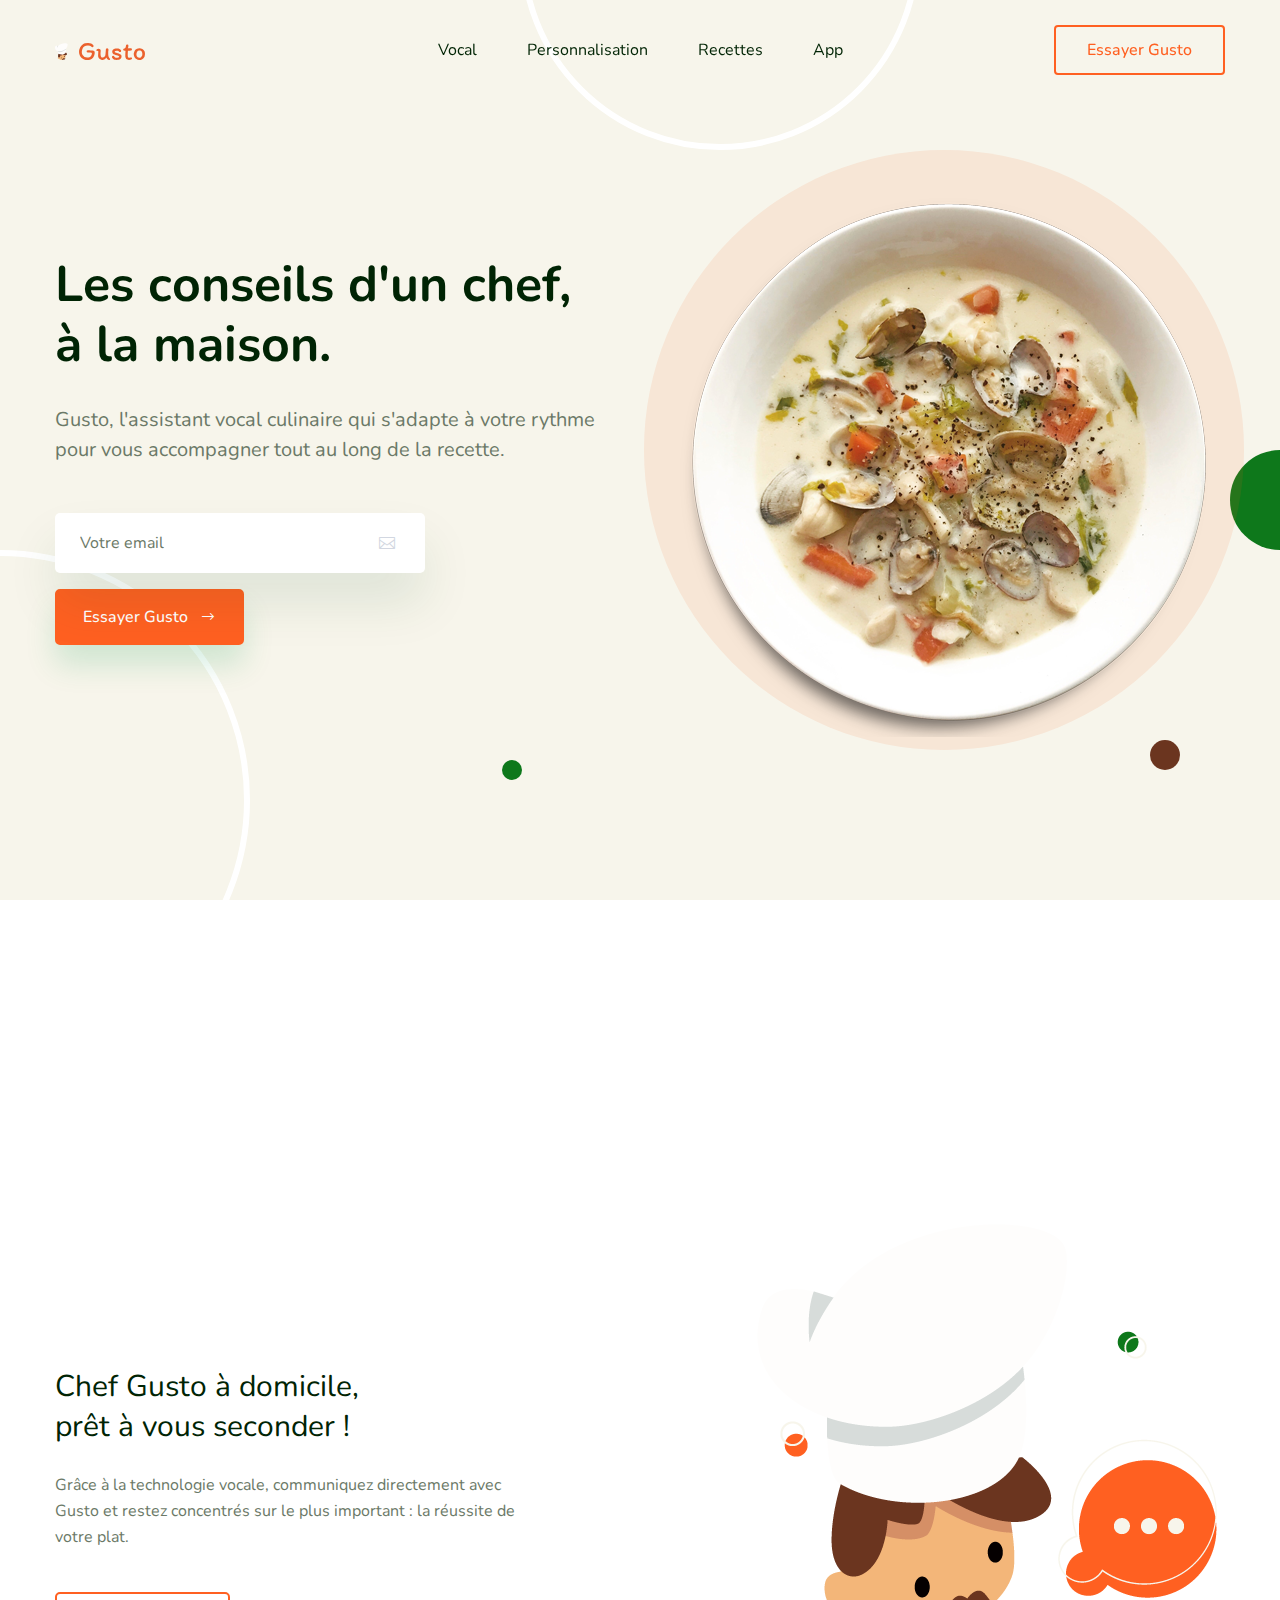
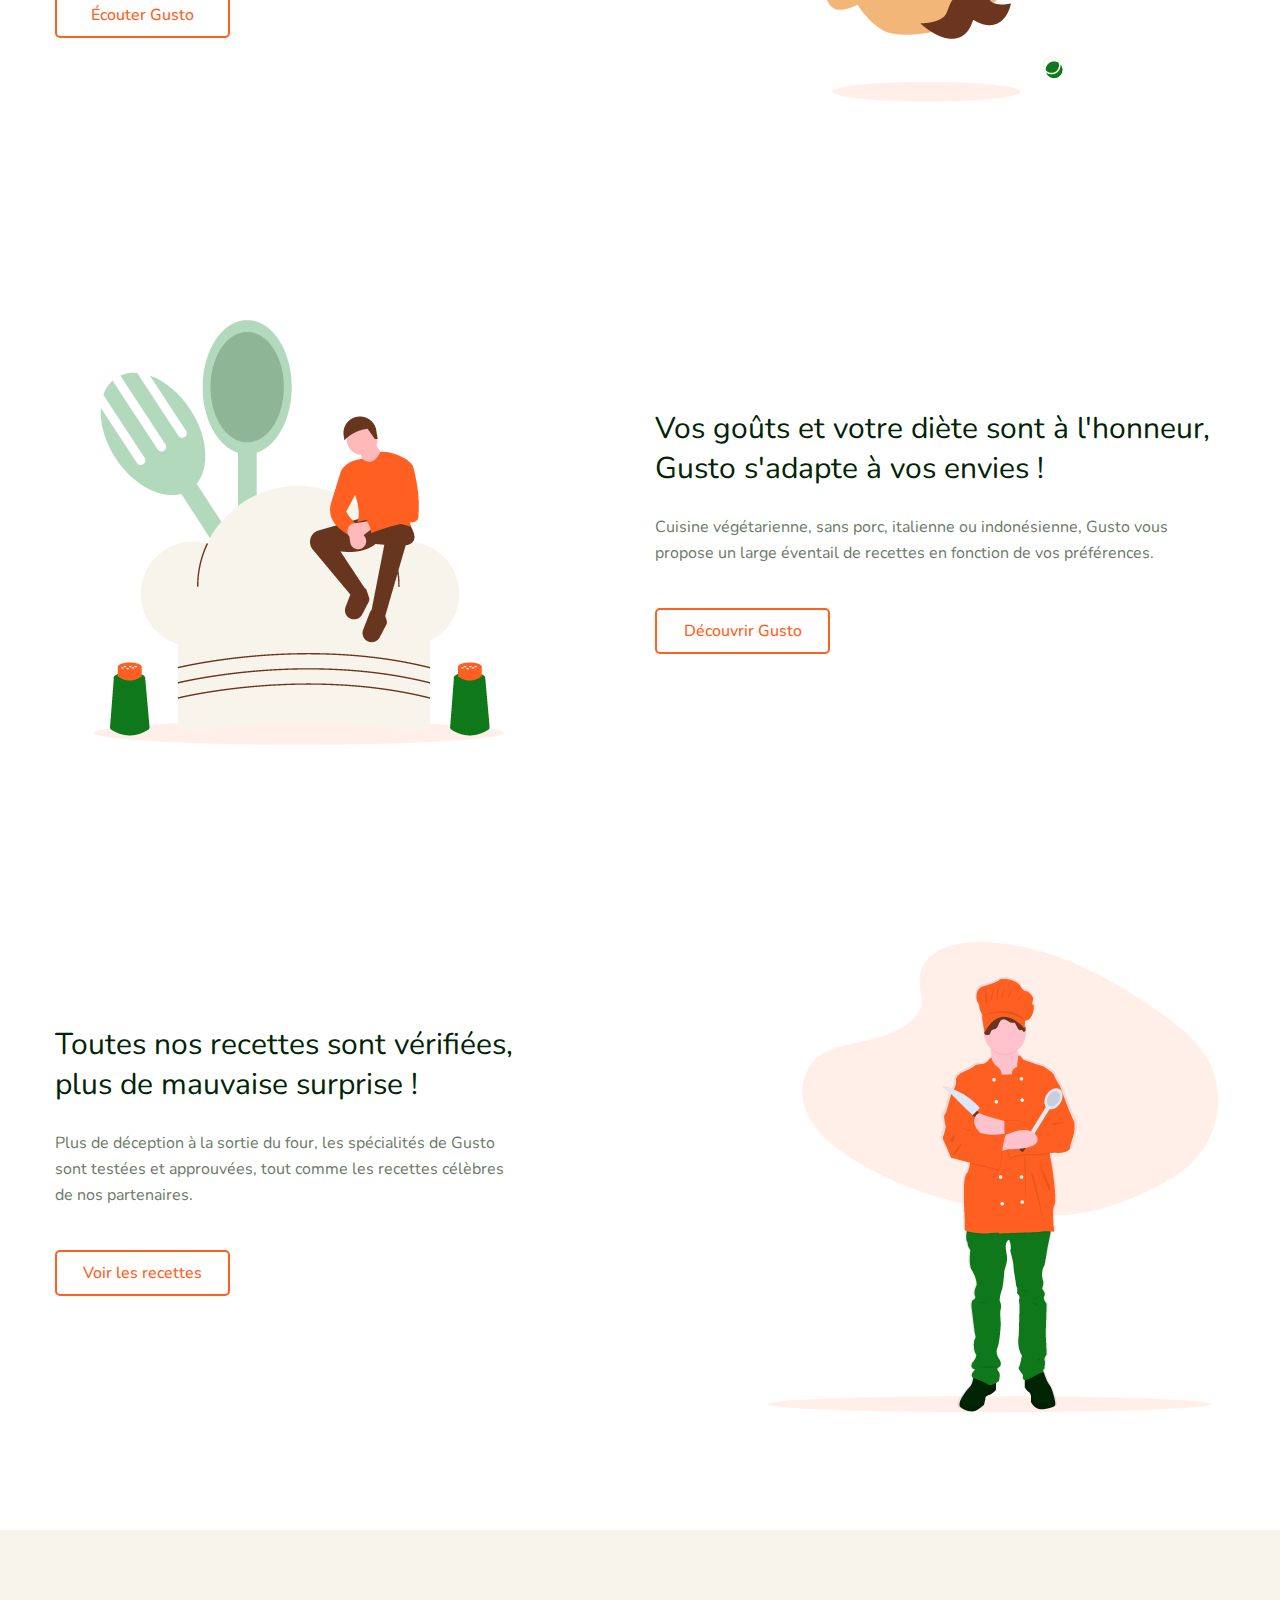
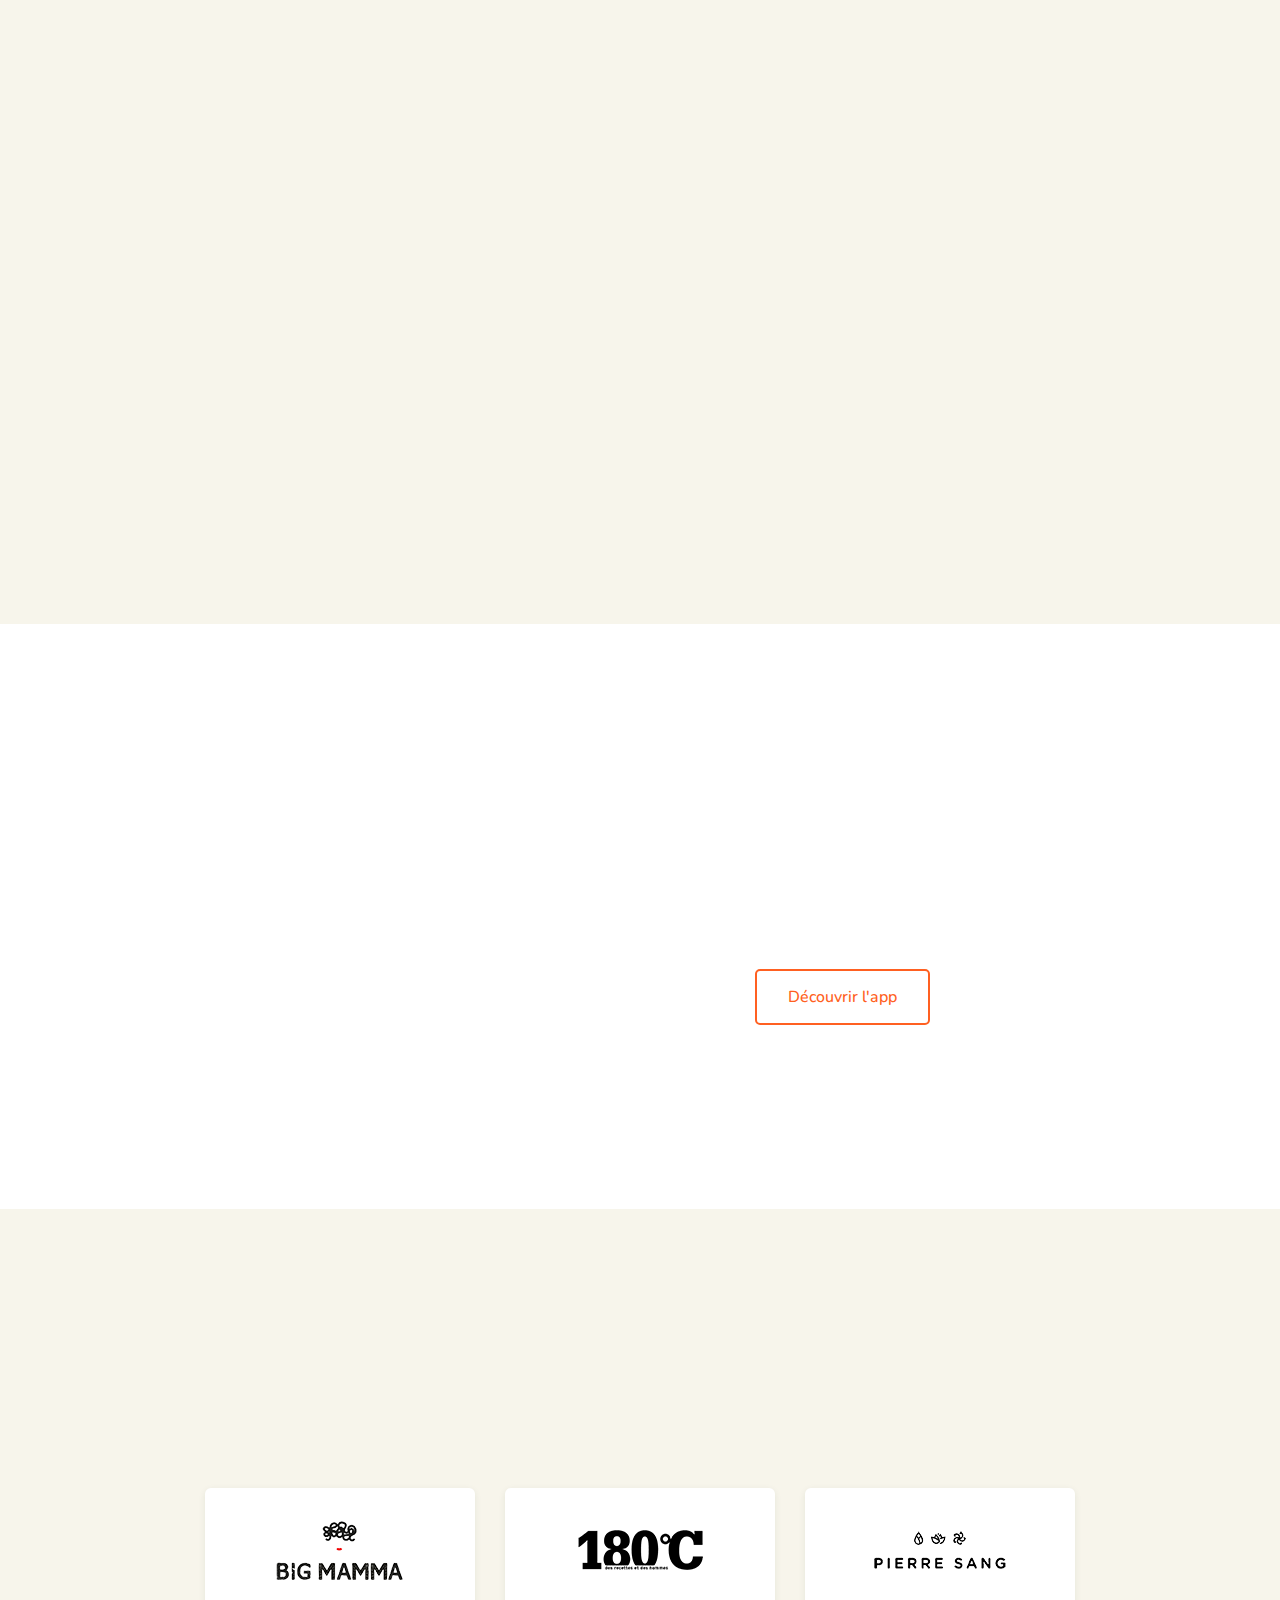
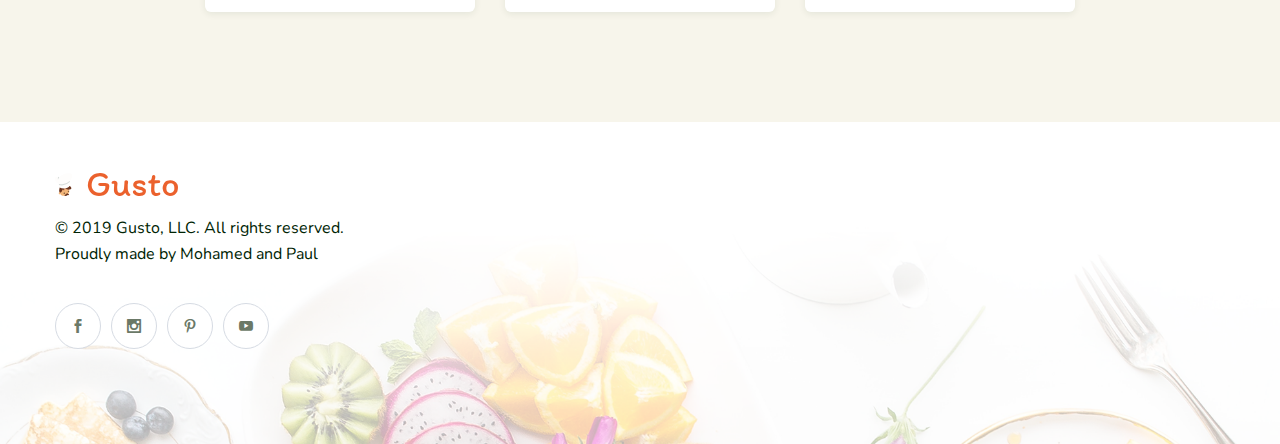
<file: index.html>
<!doctype html>
<html lang="en">

<head>
    <meta charset="UTF-8">
    <meta name="viewport" content="width=device-width, initial-scale=1.0">
    <meta http-equiv="X-UA-Compatible" content="ie=edge">
    <title>Gusto</title>

    <!-- favicon icon -->
    <link rel="shortcut icon" href="images/favicon.ico" type="image/x-icon">

    <link rel="stylesheet" href="css/bootstrap.min.css">
    <link rel="stylesheet" href="css/font-awesome.min.css">
    <link rel="stylesheet" href="vendors/slick/slick.css">
    <link rel="stylesheet" href="vendors/slick/slick-theme.css">
    <link rel="stylesheet" href="vendors/elegant-icon/elegant-icon-style.css">
    <link rel="stylesheet" href="css/linearicons.css">
    <link rel="stylesheet" href="css/simple-line-icons.css">
    <link rel="stylesheet" href="vendors/animation/animate.css">

    <!-- custom -->
    <link rel="stylesheet" href="css/style.css">
    <link rel="stylesheet" href="css/responsive.css">

</head>

<body>
    <div class="body_wrapper">
        <header class="oppi_header oppi_header_transparent oppi_menu_center oppi_header_dark_color oppi_restaurent_header">
            <div class="container">
                <div class="row">
                    <div class="col-md-12 col-sm-12 col-12">
                        <nav class="navbar navbar-expand-lg header_nav">
                            <a class="navbar-brand logo" href="#">
                              <img src="images/Logo-header.svg" alt="logo">
                              <img src="images/Logo-header.svg" alt="logo">
                            </a>
                            <button class="navbar-toggler oppi_hamburger" type="button" data-toggle="collapse" data-target="#oppi_header_menu" aria-expanded="false">
                                <span class="bar_icon">
                                    <span class="bar bar_1"></span>
                                    <span class="bar bar_2"></span>
                                    <span class="bar bar_3"></span>
                                </span>
                            </button>

                            <div class="collapse navbar-collapse oppi_header_menu" id="oppi_header_menu">
                                <ul class="navbar-nav m-auto">
                                    <li class="nav-item">
                                        <a class="nav-link" href="#vocal">Vocal</a>
                                    </li>
                                    <li class="nav-item">
                                        <a class="nav-link" href="#personnalisation">Personnalisation</a>
                                    </li>
                                    <li class="nav-item">
                                        <a class="nav-link" href="#recettes">Recettes</a>
                                    </li>
                                    <li class="nav-item">
                                        <a class="nav-link" href="#app">App</a>
                                    </li>
                                    <!-- <li class="nav-item dropdown">
                                        <a class="nav-link dropdown-toggle" href="#" data-toggle="dropdown"> Case Study </a>
                                        <ul class="dropdown-menu">
                                            <li><a href="case_study_style_01.html">Case Study 1</a></li>
                                            <li><a href="case_study_style_02.html">Case Study 2</a></li>
                                            <li><a href="case_study_style_03.html">Case Study 3</a></li>
                                        </ul>
                                    </li>
                                    <li class="nav-item dropdown">
                                        <a class="nav-link dropdown-toggle" href="#" data-toggle="dropdown"> Pages </a>
                                        <ul class="dropdown-menu">
                                            <li><a href="how_it_works_style_01.html">How it works</a></li>
                                            <li><a href="download.html">Download</a></li>
                                            <li><a href="pricing_pro.html">Pricing</a></li>
                                            <li><a href="sign_in.html">Register</a></li>
                                            <li><a href="Integrations.html">API Integrations</a></li>
                                            <li><a href="support.html">Support</a></li>
                                        </ul>
                                    </li>
                                    <li class="nav-item dropdown">
                                        <a class="nav-link" href="#Fonctionnalités">Fonctionnalités</a>
                                        </ul>
                                    </li>
                                    <li class="nav-item">
                                        <a class="nav-link" href="contact.html">Contact Us</a>
                                    </li> -->
                                </ul>
                                <a class="oppi_try_for_free oppi_btn_right " href="#">Essayer Gusto</a>
                            </div>
                        </nav>
                    </div>
                </div>
            </div>
        </header>
        <!-- gusto_header -->

        <!-- gusto_finance_banner_area -->
        <section class="oppi_restaurant_banner_area">
            <div class="food_round_shap one" data-parallax='{"x": 100, "y": -100}'></div>
            <div class="food_round_shap two wow zoomIn"></div>
            <div class="food_round_shap three"></div>
            <div class="food_round_shap four wow zoomIn" data-wow-delay="0.4s"></div>
            <div class="food_round_shap five"></div>
            <!-- <img class="food_round_shap six wow fadeInLeft" data-wow-delay="0.6s" src="images/restaurant/banner_desh2.png" alt=""> -->
            <div class="food_round_shap seven wow fadeInDown" data-wow-delay="0.6s"></div>
            <div class="container">
                <div class="row">
                    <div class="col-lg-6 d-flex align-items-center">
                        <div class="oppi_restaurant_banner_content">
                          <h2 class="wow fadeInUp" data-wow-delay="0.4s">Les conseils d'un chef,<br>à la maison.</h2>
                          <p class="wow fadeInUp" data-wow-delay="0.6s">Gusto, l'assistant vocal culinaire qui s'adapte à votre rythme pour vous accompagner tout au long de la recette.</p>
                          <form action="#" class="row coupon_form wow fadeInUp" data-wow-delay="0.8s">
                            <div class="coupon_w">
                                <div class="form-group">
                                    <input type="email" placeholder="Votre email">
                                    <label><i class="icon_mail_alt"></i></label>
                                </div>
                            </div>
                          </form>
                          <a href="#" class="oppi_dbtn restaurant_btn btn_icon wow fadeInUp" data-wow-delay="0.8s">Essayer Gusto<i class="arrow_right"></i></a>
                        </div>
                    </div>
                    <div class="col-lg-6 justify-content-end d-flex">
                        <div class="desh_img">
                            <div class="wow fadeIn" data-wow-delay="0.6s"><img data-parallax='{"x": 0, "y": -60}' src="images/assiette-banner.png" alt=""></div>
                            <div class="round wow zoomIn"></div>
                        </div>
                    </div>
                </div>
            </div>
        </section>
        <!-- gusto_features_banner_area -->
                <section class="oppi_restaurent_features_area">
            <div class="container">
              <div class="section_title_three text-center">
                  <h2 class="f_title food_title wow fadeInUp">Gusto vous facilite la vie en cuisine, <br>voici ses fonctionnalités :</h2>
                 <!--  <p class="wow fadeInUp" data-wow-delay="0.3s">Lorem ipsum dolor sit amet, consectetur adipiscing elit. Sed elementum tortor nec dolor.</p> -->
              </div>
              <div class="row oppi_restaurent_features_item flex-row-reverse" id="vocal">
                  <div class="col-lg-5 offset-lg-1">
                      <div class="oppi_features_img img_left">
                          <img src="images/Banner-gusto.png" alt="Gusto">
                      </div>
                  </div>
                  <div class="col-lg-6 d-flex align-items-center">
                      <div class="oppi_restaurent_content">
                          <h2>Chef Gusto à domicile,<br>prêt à vous seconder !</h2>
                          <p>Grâce à la technologie vocale, communiquez directement avec Gusto et restez concentrés sur le plus important : la réussite de votre plat.</p>
                          <a href="#" class="oppi_dbtn restaurant_btn restaurant_btn_two">Écouter Gusto</a>
                      </div>
                  </div>
              </div>
              <div class="row oppi_restaurent_features_item" id="personnalisation">
                  <div class="col-lg-5">
                      <div class="oppi_features_img img_left">
                          <img src="images/Banner-personnalisation.png" alt="Une expérience personnalisée">
                      </div>
                  </div>
                  <div class="col-lg-6 offset-lg-1 d-flex align-items-center">
                      <div class="oppi_restaurent_content">
                          <h2>Vos goûts et votre diète sont à l'honneur, Gusto s'adapte à vos envies !</h2>
                          <p>Cuisine végétarienne, sans porc, italienne ou indonésienne, Gusto vous propose un large éventail de recettes en fonction de vos préférences. </p>
                          <a href="#" class="oppi_dbtn restaurant_btn restaurant_btn_two">Découvrir Gusto</a>
                      </div>
                  </div>
                </div>
                <div class="row oppi_restaurent_features_item flex-row-reverse" id="recettes">
                    <div class="col-lg-5 offset-lg-1">
                        <div class="oppi_features_img img_left">
                            <img src="images/Banner-recettes.png" alt="Des recettes certifiées">
                        </div>
                    </div>
                    <div class="col-lg-6 d-flex align-items-center">
                        <div class="oppi_restaurent_content">
                            <h2>Toutes nos recettes sont vérifiées, plus de mauvaise surprise !</h2>
                            <p>Plus de déception à la sortie du four, les spécialités de Gusto sont testées et approuvées, tout comme les recettes célèbres de nos partenaires.</p>
                            <a href="#" class="oppi_dbtn restaurant_btn restaurant_btn_two">Voir les recettes</a>
                        </div>
                    </div>
                </div>
            </div>
        </section>
        <!-- gusto_food_banner_area -->
        <section class="oppi_restaurant_software_area">
            <div class="container">
                <h2 class="text-center food_title sec_title wow fadeInUp" data-wow-delay="0.2s">La voix d'un chef <br> pour vous accompagner en cuisine</h2>
                <div class="row">
                    <div class="col-lg-4 col-md-4 col-sm-6 col-12">
                        <div class="oppi_feature_item oppi_restaurant_feature_item">
                            <div class="feature_img text-center wow fadeInUp" data-wow-delay="0.2s">
                                <img src="images/Banner-frigo.png" alt="feature_img" class="img-fluid">
                            </div>
                            <a href="#">
                                <h4 class="feature_title text-center wow fadeInUp" data-wow-delay="0.2s">Cuisinez avec ce que vous avez sous la main</h4>
                            </a>
                            <p class="wow fadeInUp" data-wow-delay="0.2s">La fonction Frigo vous permet de trouver des recettes avec  les ingrédients que vous avez déjà. </p>
                        </div>
                    </div>
                    <div class="col-lg-4 col-md-4 col-sm-6 col-12">
                        <div class="oppi_feature_item oppi_restaurant_feature_item">
                            <div class="feature_img text-center wow fadeInUp" data-wow-delay="0.4s">
                                <img src="images/Banner-liste.png" alt="feature_img" class="img-fluid">
                            </div>
                            <a href="#">
                                <h4 class="feature_title text-center wow fadeInUp" data-wow-delay="0.4s">Vos courses directement disponibles dans l'app</h4>
                            </a>
                            <p class="wow fadeInUp" data-wow-delay="0.4s">Faites-vous livrer les ingrédients nécessaires en un rien de temps avec la fonction Liste de courses.</p>
                        </div>
                    </div>
                    <div class="col-lg-4 col-md-4 col-sm-6 col-12">
                        <div class="oppi_feature_item oppi_restaurant_feature_item">
                            <div class="feature_img text-center wow fadeInUp" data-wow-delay="0.6s">
                                <img src="images/Banner-outils.png" alt="feature_img" class="img-fluid">
                            </div>
                            <a href="#">
                                <h4 class="feature_title text-center wow fadeInUp" data-wow-delay="0.6s">Plein d'outils<br>à portée de main</h4>
                                <p class="wow fadeInUp" data-wow-delay="0.6s">Gusto est un couteau-suisse : convertisseur, minuteur ou musique...<br>Le parfait assistant !</p>
                            </a>
                        </div>
                    </div>
                </div>
            </div>
        </section>
        <!-- gusto_restaurant_software_area -->

        <!-- gusto_restaurent_action_area -->
        <section class="oppi_restaurent_action_area" id="app">
            <div class="container">
                <div class="row">
                    <div class="col-lg-6">
                        <div class="oppi_restaurent_action_img">
                            <img class="wow fadeInLeft" data-wow-delay="0.3s" src="images/gusto-iphone-mockup.png" alt="Gusto app">
                            <img class="wow fadeInLeft" data-wow-delay="0.6s" src="images/gusto-ipad-mockup.png" alt="">
                        </div>
                    </div>
                    <div class="col-lg-5 offset-lg-1 d-flex align-items-center">
                        <div class="oppi_restaurent_action_content">
                            <h2 class="wow fadeInUp" data-wow-delay="0.2s">Tout ça dans une seule app.</h2>
                            <p class="wow fadeInUp" data-wow-delay="0.4s">Gusto est disponible en avant-première sur Apple Store et Google Play, inscrivez-vous pour accueillir Gusto chez vous !</p>
                            <div class="oppi_btn_group">
                                <a href="#" class="oppi_dbtn restaurant_btn restaurant_btn_two">Découvrir l'app</a>
                            </div>
                        </div>
                    </div>
                </div>
            </div>
        </section>
<!--         <section class="oppi_coupon_area">
            <div class="container">
                <div class="coupon_inner">
                    <div class="section_title_three text-center">
                        <h2 class="f_title food_title wow fadeInUp"> Get free Coupon Now</h2>
                        <p class="wow fadeInUp" data-wow-delay="0.3s">Lorem ipsum dolor sit amet, consectetur adipiscing elit. Sed elementum tortor nec dolor.</p>
                    </div>
                    <form action="#" class="row coupon_form">
                        <div class="coupon_w">
                            <div class="form-group">
                                <input type="text" placeholder="Your name">
                                <label><i class="icon_profile"></i></label>
                            </div>
                        </div>
                        <div class="coupon_w">
                            <div class="form-group">
                                <input type="email" placeholder="Your email">
                                <label><i class="icon_mail_alt"></i></label>
                            </div>
                        </div>
                        <div class="coupon_w2">
                            <div class="form-group">
                                <a href="#" class="oppi_dbtn restaurant_btn">Subscribe Now</a>
                            </div>
                        </div>
                    </form>
                    <div class="utility_banner_video">
                        <div class="video_img">
                            <img src="images/restaurant/video.jpg" alt="banner_video_img" class="img-fluid">
                            <a class="popup-youtube video_icon" href="https://www.youtube.com/watch?v=f31Q26nyGcg">
                                <div class="icon"><i class="fa fa-play"></i></div>
                            </a>
                        </div>
                    </div>
                </div>
            </div>
        </section> -->

        <!-- gusto_restaurent_area -->

        <!-- gusto_restaurent_partners_area -->
        <section class="oppi_restaurent_partners_area">
            <div class="container">
                <div class="section_title_three text-center titre">
                    <h2 class="f_title food_title wow fadeInUp">Nos partenaires culinaires</h2>
                    <p class="wow fadeInUp" data-wow-delay="0.3s">Retrouvez les recettes emblématiques qui ont fait le succès de ces acteurs reconnus. Le tiramisu Big Mamma à domicile, le rêve non ?</p>
                </div>
                <div class="row justify-content-center">
                    <div class="col-lg-3 col-md-3 col-5">
                        <a href="#" class="restaurent_partners_item">
                            <img src="images/Logo-bigmamma.png" alt="">
                        </a>
                    </div>
                    <div class="col-lg-3 col-md-3 col-5">
                        <a href="#" class="restaurent_partners_item">
                            <img src="images/Logo-180c.png" alt="">
                        </a>
                    </div>
                    <div class="col-lg-3 col-md-3 col-5">
                        <a href="#" class="restaurent_partners_item">
                            <img src="images/Logo-pierresang.png" alt="">
                        </a>
                    </div>
                   <!--  <div class="col-lg-3 col-md-3 col-6">
                        <a href="#" class="restaurent_partners_item">
                            <img src="images/restaurant/partner4.png" alt="">
                        </a>
                    </div>
                    <div class="col-lg-3 col-md-3 col-6">
                        <a href="#" class="restaurent_partners_item">
                            <img src="images/restaurant/partner5.png" alt="">
                        </a>
                    </div>
                    <div class="col-lg-3 col-md-3 col-6">
                        <a href="#" class="restaurent_partners_item">
                            <img src="images/restaurant/partner6.png" alt="">
                        </a>
                    </div>
                    <div class="col-lg-3 col-md-3 col-6">
                        <a href="#" class="restaurent_partners_item">
                            <img src="images/restaurant/partner7.png" alt="">
                        </a>
                    </div>
                    <div class="col-lg-3 col-md-3 col-6">
                        <a href="#" class="restaurent_partners_item">
                            <img src="images/restaurant/partner8.png" alt="">
                        </a>
                    </div> -->
                </div>
            </div>
        </section>
        <!-- gusto_restaurent_partners_area -->

        <!-- gusto_restaurent_faq_area -->
<!--         <section class="oppi_restaurant_faq">
            <div class="container">
                <div class="section_title_three text-center">
                    <h2 class="f_title food_title wow fadeInUp">Frequently Asked Questions</h2>
                    <p class="wow fadeInUp" data-wow-delay="0.3s">Lorem ipsum dolor sit amet, consectetur adipiscing elit. Donec vel lorem tempor, commodo quam eu, tempor tellus.</p>
                </div>
                <div class="restaurant_faq_inner">
                    <ul class="nav nav-tabs" id="myTab" role="tablist">
                        <li class="nav-item">
                            <a class="nav-link active" id="customer-tab" data-toggle="tab" href="#customer" role="tab" aria-controls="customer" aria-selected="true">I’m a customer</a>
                        </li>
                        <li class="nav-item">
                            <a class="nav-link" id="food-tab" data-toggle="tab" href="#food" role="tab" aria-controls="food" aria-selected="false">I’m a Food man</a>
                        </li>
                    </ul>
                    <div class="tab-content" id="myTabContent">
                        <div class="tab-pane fade show active" id="customer" role="tabpanel" aria-labelledby="customer-tab">
                            <div id="accordion">
                                <div class="card">
                                    <div class="card-header" id="headingOne">
                                        <button class="btn btn-link" data-toggle="collapse" data-target="#collapseOne" aria-expanded="true" aria-controls="collapseOne">
                                                I got the wrong food. What should I do?<i class="icon_plus"></i><i class="icon_minus-06"></i>
                                        </button>
                                    </div>

                                    <div id="collapseOne" class="collapse show" aria-labelledby="headingOne" data-parent="#accordion">
                                        <div class="card-body">
                                            Lorem ipsum dolor sit amet, consectetur adipiscing elit. Ut dui arcu, pretium id metus vitae, eleifend suscipit sem. Suspendisse malesuada nisl vitae facilisis fermentum. Aliquam viverra elementum nisi. Aenean eu enim in purus maximus tincidunt eu in lacus. Donec molestie pretium libero nec condimentum. Pellentesque in libero sagittis, eleifend ipsum.
                                        </div>
                                    </div>
                                </div>
                                <div class="card">
                                    <div class="card-header" id="headingTwo">
                                        <button class="btn btn-link collapsed" data-toggle="collapse" data-target="#collapseTwo" aria-expanded="false" aria-controls="collapseTwo">
                                            I forgot to apply promo code on my food order. What can I do now?<i class="icon_plus"></i><i class="icon_minus-06"></i>
                                        </button>
                                    </div>
                                    <div id="collapseTwo" class="collapse" aria-labelledby="headingTwo" data-parent="#accordion">
                                        <div class="card-body">
                                            Lorem ipsum dolor sit amet, consectetur adipiscing elit. Ut dui arcu, pretium id metus vitae, eleifend suscipit sem. Suspendisse malesuada nisl vitae facilisis fermentum. Aliquam viverra elementum nisi. Aenean eu enim in purus maximus tincidunt eu in lacus. Donec molestie pretium libero nec condimentum. Pellentesque in libero sagittis, eleifend ipsum.
                                        </div>
                                    </div>
                                </div>
                                <div class="card">
                                    <div class="card-header" id="headingThree">
                                        <button class="btn btn-link collapsed" data-toggle="collapse" data-target="#collapseThree" aria-expanded="false" aria-controls="collapseThree">
                                            The foodman cancelled my order. What should I do?<i class="icon_plus"></i><i class="icon_minus-06"></i>
                                        </button>
                                    </div>
                                    <div id="collapseThree" class="collapse" aria-labelledby="headingThree" data-parent="#accordion">
                                        <div class="card-body">
                                            Lorem ipsum dolor sit amet, consectetur adipiscing elit. Ut dui arcu, pretium id metus vitae, eleifend suscipit sem. Suspendisse malesuada nisl vitae facilisis fermentum. Aliquam viverra elementum nisi. Aenean eu enim in purus maximus tincidunt eu in lacus. Donec molestie pretium libero nec condimentum. Pellentesque in libero sagittis, eleifend ipsum.
                                        </div>
                                    </div>
                                </div>
                                <div class="card">
                                    <div class="card-header" id="headingfour">
                                        <button class="btn btn-link collapsed" data-toggle="collapse" data-target="#collapsefour" aria-expanded="false" aria-controls="collapsefour">
                                            My foodman’s number is unreachable. What should I do?<i class="icon_plus"></i><i class="icon_minus-06"></i>
                                        </button>
                                    </div>
                                    <div id="collapsefour" class="collapse" aria-labelledby="headingfour" data-parent="#accordion">
                                        <div class="card-body">
                                            Lorem ipsum dolor sit amet, consectetur adipiscing elit. Ut dui arcu, pretium id metus vitae, eleifend suscipit sem. Suspendisse malesuada nisl vitae facilisis fermentum. Aliquam viverra elementum nisi. Aenean eu enim in purus maximus tincidunt eu in lacus. Donec molestie pretium libero nec condimentum. Pellentesque in libero sagittis, eleifend ipsum.
                                        </div>
                                    </div>
                                </div>
                                <div class="card">
                                    <div class="card-header" id="headingfive">
                                        <button class="btn btn-link collapsed" data-toggle="collapse" data-target="#collapsefive" aria-expanded="false" aria-controls="collapsefive">
                                            How can I get the customer support ?<i class="icon_plus"></i><i class="icon_minus-06"></i>
                                        </button>
                                    </div>
                                    <div id="collapsefive" class="collapse" aria-labelledby="headingfive" data-parent="#accordion">
                                        <div class="card-body">
                                            Lorem ipsum dolor sit amet, consectetur adipiscing elit. Ut dui arcu, pretium id metus vitae, eleifend suscipit sem. Suspendisse malesuada nisl vitae facilisis fermentum. Aliquam viverra elementum nisi. Aenean eu enim in purus maximus tincidunt eu in lacus. Donec molestie pretium libero nec condimentum. Pellentesque in libero sagittis, eleifend ipsum.
                                        </div>
                                    </div>
                                </div>
                                <div class="card">
                                    <div class="card-header" id="headingsix">
                                        <button class="btn btn-link collapsed" data-toggle="collapse" data-target="#collapsesix" aria-expanded="false" aria-controls="collapsesix">
                                           The foodman refused to take my order.<i class="icon_plus"></i><i class="icon_minus-06"></i>
                                        </button>
                                    </div>
                                    <div id="collapsesix" class="collapse" aria-labelledby="headingsix" data-parent="#accordion">
                                        <div class="card-body">
                                            Lorem ipsum dolor sit amet, consectetur adipiscing elit. Ut dui arcu, pretium id metus vitae, eleifend suscipit sem. Suspendisse malesuada nisl vitae facilisis fermentum. Aliquam viverra elementum nisi. Aenean eu enim in purus maximus tincidunt eu in lacus. Donec molestie pretium libero nec condimentum. Pellentesque in libero sagittis, eleifend ipsum.
                                        </div>
                                    </div>
                                </div>
                            </div>
                        </div>
                        <div class="tab-pane fade" id="food" role="tabpanel" aria-labelledby="food-tab">
                            <div id="accordiontwo">
                                <div class="card">
                                    <div class="card-header" id="headingseven">
                                        <button class="btn btn-link collapsed" data-toggle="collapse" data-target="#collapseseven" aria-expanded="false" aria-controls="collapseseven">
                                                I got the wrong food. What should I do?<i class="icon_plus"></i><i class="icon_minus-06"></i>
                                        </button>
                                    </div>

                                    <div id="collapseseven" class="collapse" aria-labelledby="headingseven" data-parent="#accordiontwo">
                                        <div class="card-body">
                                            Hanky panky codswallop tomfoolery Eaton blimey bugger all mate morish show off show off pick your nose and blow off, posh geeza gormless mufty buggered tinkety tonk old fruit. Chancer I don't want no agro nancy boy it's all gone to pot happy days I squiffy, only a quid bugger.!
                                        </div>
                                    </div>
                                </div>
                                <div class="card">
                                    <div class="card-header" id="headingeight">
                                        <button class="btn btn-link" data-toggle="collapse" data-target="#collapseeight" aria-expanded="true" aria-controls="collapseeight">
                                            I forgot to apply promo code on my food order. What can I do now?<i class="icon_plus"></i><i class="icon_minus-06"></i>
                                        </button>
                                    </div>
                                    <div id="collapseeight" class="collapse show" aria-labelledby="headingeight" data-parent="#accordiontwo">
                                        <div class="card-body">
                                            Lorem ipsum dolor sit amet, consectetur adipiscing elit. Ut dui arcu, pretium id metus vitae, eleifend suscipit sem. Suspendisse malesuada nisl vitae facilisis fermentum. Aliquam viverra elementum nisi. Aenean eu enim in purus maximus tincidunt eu in lacus. Donec molestie pretium libero nec condimentum. Pellentesque in libero sagittis, eleifend ipsum.
                                        </div>
                                    </div>
                                </div>
                                <div class="card">
                                    <div class="card-header" id="headingnine">
                                        <button class="btn btn-link collapsed" data-toggle="collapse" data-target="#collapsenine" aria-expanded="false" aria-controls="collapsenine">
                                            The foodman cancelled my order. What should I do?<i class="icon_plus"></i><i class="icon_minus-06"></i>
                                        </button>
                                    </div>
                                    <div id="collapsenine" class="collapse" aria-labelledby="headingnine" data-parent="#accordiontwo">
                                        <div class="card-body">
                                            Lorem ipsum dolor sit amet, consectetur adipiscing elit. Ut dui arcu, pretium id metus vitae, eleifend suscipit sem. Suspendisse malesuada nisl vitae facilisis fermentum. Aliquam viverra elementum nisi. Aenean eu enim in purus maximus tincidunt eu in lacus. Donec molestie pretium libero nec condimentum. Pellentesque in libero sagittis, eleifend ipsum.
                                        </div>
                                    </div>
                                </div>
                                <div class="card">
                                    <div class="card-header" id="headingten">
                                        <button class="btn btn-link collapsed" data-toggle="collapse" data-target="#collapseten" aria-expanded="false" aria-controls="collapseten">
                                            My foodman’s number is unreachable. What should I do?<i class="icon_plus"></i><i class="icon_minus-06"></i>
                                        </button>
                                    </div>
                                    <div id="collapseten" class="collapse" aria-labelledby="headingten" data-parent="#accordiontwo">
                                        <div class="card-body">
                                            Lorem ipsum dolor sit amet, consectetur adipiscing elit. Ut dui arcu, pretium id metus vitae, eleifend suscipit sem. Suspendisse malesuada nisl vitae facilisis fermentum. Aliquam viverra elementum nisi. Aenean eu enim in purus maximus tincidunt eu in lacus. Donec molestie pretium libero nec condimentum. Pellentesque in libero sagittis, eleifend ipsum.
                                        </div>
                                    </div>
                                </div>
                                <div class="card">
                                    <div class="card-header" id="headingeleven">
                                        <button class="btn btn-link collapsed" data-toggle="collapse" data-target="#collapseeleven" aria-expanded="false" aria-controls="collapseeleven">
                                            How can I get the customer support ?<i class="icon_plus"></i><i class="icon_minus-06"></i>
                                        </button>
                                    </div>
                                    <div id="collapseeleven" class="collapse" aria-labelledby="headingeleven" data-parent="#accordiontwo">
                                        <div class="card-body">
                                            Lorem ipsum dolor sit amet, consectetur adipiscing elit. Ut dui arcu, pretium id metus vitae, eleifend suscipit sem. Suspendisse malesuada nisl vitae facilisis fermentum. Aliquam viverra elementum nisi. Aenean eu enim in purus maximus tincidunt eu in lacus. Donec molestie pretium libero nec condimentum. Pellentesque in libero sagittis, eleifend ipsum.
                                        </div>
                                    </div>
                                </div>
                                <div class="card">
                                    <div class="card-header" id="headingtwleve">
                                        <button class="btn btn-link collapsed" data-toggle="collapse" data-target="#collapsetwleve" aria-expanded="false" aria-controls="collapsetwleve">
                                           The foodman refused to take my order.<i class="icon_plus"></i><i class="icon_minus-06"></i>
                                        </button>
                                    </div>
                                    <div id="collapsetwleve" class="collapse" aria-labelledby="headingtwleve" data-parent="#accordiontwo">
                                        <div class="card-body">
                                            Lorem ipsum dolor sit amet, consectetur adipiscing elit. Ut dui arcu, pretium id metus vitae, eleifend suscipit sem. Suspendisse malesuada nisl vitae facilisis fermentum. Aliquam viverra elementum nisi. Aenean eu enim in purus maximus tincidunt eu in lacus. Donec molestie pretium libero nec condimentum. Pellentesque in libero sagittis, eleifend ipsum.
                                        </div>
                                    </div>
                                </div>
                            </div>
                        </div>
                    </div>
                    <div class="text-center">
                        <a href="#" class="oppi_dbtn restaurant_btn restaurant_btn_two btn_icon">View all FAQ<i class="arrow_right"></i></a>
                    </div>
                </div>
            </div>
        </section> -->
        <!-- gusto_restaurent_faq_area -->


        <footer class="oppi_footer_wrap oppi_finance_footer oppi_restaurent_footer">
            <!-- <img class="footer_bg" src="images/restaurant/footer_bg.png" alt=""> -->
            <div class="oppi_footer_top">
                <div class="container">
                    <div class="oppi_footer_top_inner">
                        <div class="row">
                            <div class="col-lg-4 col-md-6 col-sm-6 col-12">
                                <div class="oppi_footer_widget">
                                    <a href="#" class="oppi_footer_logo">
                                        <img src="images/Logo-header.svg" alt="logo">
                                    </a>
                                    <p class="footer_para"> © 2019 Gusto, LLC. All rights reserved.<br> Proudly made by Mohamed and Paul </p>
                                    <div class="oppi_footer_social">
                                        <ul class="social_item text-right">
                                            <li><a href="#"><i class="social_facebook"></i></a></li>
                                            <li><a href="#"><i class="social_instagram"></i></a></li>
                                            <li><a href="#"><i class="social_pinterest"></i></a></li>
                                            <li><a href="#"><i class="social_youtube"></i></a></li>
                                        </ul>
                                    </div>
                                </div>
                            </div>
                            <!-- <div class="col-lg-2 col-md-6 col-sm-6 col-12">
                                <div class="oppi_footer_widget">
                                    <h4 class="oppi_footer_title">Features</h4>
                                    <ul class="oppi_footer_menu">
                                        <li><a href="#">Analytics</a></li>
                                        <li><a href="#">Activity</a></li>
                                        <li><a href="#">Content</a> </li>
                                        <li><a href="#">Management </a></li>
                                        <li><a href="#">Publishing</a></li>
                                        <li><a href="#">Influencers</a></li>
                                        <li><a href="#">Online Payments</a></li>
                                        <li><a href="#">Android app</a></li>
                                        <li><a href="#">iOS app</a></li>
                                    </ul>
                                </div>
                            </div>
                            <div class="col-lg-3 col-md-6 col-sm-6 col-12">
                                <div class="oppi_footer_widget pl_100">
                                    <h4 class="oppi_footer_title">About Us</h4>
                                    <ul class="oppi_footer_menu">
                                        <li><a href="#">Our Story</a></li>
                                        <li><a href="#">Invoice Software</a></li>
                                        <li><a href="#">Time Tracking</a></li>
                                        <li><a href="#">Blog</a></li>
                                        <li><a href="#">About Us</a></li>
                                        <li><a href="#">Careers</a></li>
                                        <li><a href="#">Press Center</a></li>
                                        <li><a href="#">Contact Us</a></li>
                                    </ul>
                                </div>
                            </div>
                            <div class="col-lg-3 col-md-6 col-sm-6 col-12">
                                <div class="oppi_footer_widget pl_100">
                                    <h4 class="oppi_footer_title">Helpful Links</h4>
                                    <ul class="oppi_footer_menu">
                                        <li><a href="#">Accounting Software</a></li>
                                        <li><a href="#">Privacy Policy</a></li>
                                        <li><a href="#">Terms of Service</a></li>
                                        <li><a href="#">Support</a></li>
                                        <li><a href="#">Accessibility</a></li>
                                        <li><a href="#">Sitemap</a></li>
                                        <li><a href="#">Invoice Template</a></li>
                                        <li><a href="#">Login</a></li>
                                    </ul>
                                </div>
                            </div> -->
                        </div>
                    </div>
                </div>
            </div>
        </footer>
        <!-- gusto_footer_wrap -->
    </div>

    <script src="js/jquery-3.4.1.min.js"></script>
    <script src="js/bootstrap.min.js"></script>
    <script src="vendors/slick/slick.min.js"></script>
    <script src="vendors/simple-icon/iconify.min.js"></script>
    <script src="vendors/wow/wow.min.js"></script>
    <script src="vendors/sckroller/jquery.parallax-scroll.js"></script>
    <script src="vendors/magnify-pop/jquery.magnific-popup.min.js"></script>
    <script src="js/main.js"></script>

</body>

</html>
</file>
<file: vendors/elegant-icon/elegant-icon-style.css>
@font-face {
	font-family: 'ElegantIcons';
	src:url('fonts/ElegantIcons.eot');
	src:url('fonts/ElegantIconsd41d.eot?#iefix') format('embedded-opentype'),
		url('fonts/ElegantIcons.woff') format('woff'),
		url('fonts/ElegantIcons.ttf') format('truetype'),
		url('fonts/ElegantIcons.svg#ElegantIcons') format('svg');
	font-weight: normal;
	font-style: normal;
}

/* Use the following CSS code if you want to use data attributes for inserting your icons */
[data-icon]:before {
	font-family: 'ElegantIcons';
	content: attr(data-icon);
	speak: none;
	font-weight: normal;
	font-variant: normal;
	text-transform: none;
	line-height: 1;
	-webkit-font-smoothing: antialiased;
	-moz-osx-font-smoothing: grayscale;
}

/* Use the following CSS code if you want to have a class per icon */
/*
Instead of a list of all class selectors,
you can use the generic selector below, but it's slower:
[class*="your-class-prefix"] {
*/
.arrow_up, .arrow_down, .arrow_left, .arrow_right, .arrow_left-up, .arrow_right-up, .arrow_right-down, .arrow_left-down, .arrow-up-down, .arrow_up-down_alt, .arrow_left-right_alt, .arrow_left-right, .arrow_expand_alt2, .arrow_expand_alt, .arrow_condense, .arrow_expand, .arrow_move, .arrow_carrot-up, .arrow_carrot-down, .arrow_carrot-left, .arrow_carrot-right, .arrow_carrot-2up, .arrow_carrot-2down, .arrow_carrot-2left, .arrow_carrot-2right, .arrow_carrot-up_alt2, .arrow_carrot-down_alt2, .arrow_carrot-left_alt2, .arrow_carrot-right_alt2, .arrow_carrot-2up_alt2, .arrow_carrot-2down_alt2, .arrow_carrot-2left_alt2, .arrow_carrot-2right_alt2, .arrow_triangle-up, .arrow_triangle-down, .arrow_triangle-left, .arrow_triangle-right, .arrow_triangle-up_alt2, .arrow_triangle-down_alt2, .arrow_triangle-left_alt2, .arrow_triangle-right_alt2, .arrow_back, .icon_minus-06, .icon_plus, .icon_close, .icon_check, .icon_minus_alt2, .icon_plus_alt2, .icon_close_alt2, .icon_check_alt2, .icon_zoom-out_alt, .icon_zoom-in_alt, .icon_search, .icon_box-empty, .icon_box-selected, .icon_minus-box, .icon_plus-box, .icon_box-checked, .icon_circle-empty, .icon_circle-slelected, .icon_stop_alt2, .icon_stop, .icon_pause_alt2, .icon_pause, .icon_menu, .icon_menu-square_alt2, .icon_menu-circle_alt2, .icon_ul, .icon_ol, .icon_adjust-horiz, .icon_adjust-vert, .icon_document_alt, .icon_documents_alt, .icon_pencil, .icon_pencil-edit_alt, .icon_pencil-edit, .icon_folder-alt, .icon_folder-open_alt, .icon_folder-add_alt, .icon_info_alt, .icon_error-oct_alt, .icon_error-circle_alt, .icon_error-triangle_alt, .icon_question_alt2, .icon_question, .icon_comment_alt, .icon_chat_alt, .icon_vol-mute_alt, .icon_volume-low_alt, .icon_volume-high_alt, .icon_quotations, .icon_quotations_alt2, .icon_clock_alt, .icon_lock_alt, .icon_lock-open_alt, .icon_key_alt, .icon_cloud_alt, .icon_cloud-upload_alt, .icon_cloud-download_alt, .icon_image, .icon_images, .icon_lightbulb_alt, .icon_gift_alt, .icon_house_alt, .icon_genius, .icon_mobile, .icon_tablet, .icon_laptop, .icon_desktop, .icon_camera_alt, .icon_mail_alt, .icon_cone_alt, .icon_ribbon_alt, .icon_bag_alt, .icon_creditcard, .icon_cart_alt, .icon_paperclip, .icon_tag_alt, .icon_tags_alt, .icon_trash_alt, .icon_cursor_alt, .icon_mic_alt, .icon_compass_alt, .icon_pin_alt, .icon_pushpin_alt, .icon_map_alt, .icon_drawer_alt, .icon_toolbox_alt, .icon_book_alt, .icon_calendar, .icon_film, .icon_table, .icon_contacts_alt, .icon_headphones, .icon_lifesaver, .icon_piechart, .icon_refresh, .icon_link_alt, .icon_link, .icon_loading, .icon_blocked, .icon_archive_alt, .icon_heart_alt, .icon_star_alt, .icon_star-half_alt, .icon_star, .icon_star-half, .icon_tools, .icon_tool, .icon_cog, .icon_cogs, .arrow_up_alt, .arrow_down_alt, .arrow_left_alt, .arrow_right_alt, .arrow_left-up_alt, .arrow_right-up_alt, .arrow_right-down_alt, .arrow_left-down_alt, .arrow_condense_alt, .arrow_expand_alt3, .arrow_carrot_up_alt, .arrow_carrot-down_alt, .arrow_carrot-left_alt, .arrow_carrot-right_alt, .arrow_carrot-2up_alt, .arrow_carrot-2dwnn_alt, .arrow_carrot-2left_alt, .arrow_carrot-2right_alt, .arrow_triangle-up_alt, .arrow_triangle-down_alt, .arrow_triangle-left_alt, .arrow_triangle-right_alt, .icon_minus_alt, .icon_plus_alt, .icon_close_alt, .icon_check_alt, .icon_zoom-out, .icon_zoom-in, .icon_stop_alt, .icon_menu-square_alt, .icon_menu-circle_alt, .icon_document, .icon_documents, .icon_pencil_alt, .icon_folder, .icon_folder-open, .icon_folder-add, .icon_folder_upload, .icon_folder_download, .icon_info, .icon_error-circle, .icon_error-oct, .icon_error-triangle, .icon_question_alt, .icon_comment, .icon_chat, .icon_vol-mute, .icon_volume-low, .icon_volume-high, .icon_quotations_alt, .icon_clock, .icon_lock, .icon_lock-open, .icon_key, .icon_cloud, .icon_cloud-upload, .icon_cloud-download, .icon_lightbulb, .icon_gift, .icon_house, .icon_camera, .icon_mail, .icon_cone, .icon_ribbon, .icon_bag, .icon_cart, .icon_tag, .icon_tags, .icon_trash, .icon_cursor, .icon_mic, .icon_compass, .icon_pin, .icon_pushpin, .icon_map, .icon_drawer, .icon_toolbox, .icon_book, .icon_contacts, .icon_archive, .icon_heart, .icon_profile, .icon_group, .icon_grid-2x2, .icon_grid-3x3, .icon_music, .icon_pause_alt, .icon_phone, .icon_upload, .icon_download, .social_facebook, .social_twitter, .social_pinterest, .social_googleplus, .social_tumblr, .social_tumbleupon, .social_wordpress, .social_instagram, .social_dribbble, .social_vimeo, .social_linkedin, .social_rss, .social_deviantart, .social_share, .social_myspace, .social_skype, .social_youtube, .social_picassa, .social_googledrive, .social_flickr, .social_blogger, .social_spotify, .social_delicious, .social_facebook_circle, .social_twitter_circle, .social_pinterest_circle, .social_googleplus_circle, .social_tumblr_circle, .social_stumbleupon_circle, .social_wordpress_circle, .social_instagram_circle, .social_dribbble_circle, .social_vimeo_circle, .social_linkedin_circle, .social_rss_circle, .social_deviantart_circle, .social_share_circle, .social_myspace_circle, .social_skype_circle, .social_youtube_circle, .social_picassa_circle, .social_googledrive_alt2, .social_flickr_circle, .social_blogger_circle, .social_spotify_circle, .social_delicious_circle, .social_facebook_square, .social_twitter_square, .social_pinterest_square, .social_googleplus_square, .social_tumblr_square, .social_stumbleupon_square, .social_wordpress_square, .social_instagram_square, .social_dribbble_square, .social_vimeo_square, .social_linkedin_square, .social_rss_square, .social_deviantart_square, .social_share_square, .social_myspace_square, .social_skype_square, .social_youtube_square, .social_picassa_square, .social_googledrive_square, .social_flickr_square, .social_blogger_square, .social_spotify_square, .social_delicious_square, .icon_printer, .icon_calulator, .icon_building, .icon_floppy, .icon_drive, .icon_search-2, .icon_id, .icon_id-2, .icon_puzzle, .icon_like, .icon_dislike, .icon_mug, .icon_currency, .icon_wallet, .icon_pens, .icon_easel, .icon_flowchart, .icon_datareport, .icon_briefcase, .icon_shield, .icon_percent, .icon_globe, .icon_globe-2, .icon_target, .icon_hourglass, .icon_balance, .icon_rook, .icon_printer-alt, .icon_calculator_alt, .icon_building_alt, .icon_floppy_alt, .icon_drive_alt, .icon_search_alt, .icon_id_alt, .icon_id-2_alt, .icon_puzzle_alt, .icon_like_alt, .icon_dislike_alt, .icon_mug_alt, .icon_currency_alt, .icon_wallet_alt, .icon_pens_alt, .icon_easel_alt, .icon_flowchart_alt, .icon_datareport_alt, .icon_briefcase_alt, .icon_shield_alt, .icon_percent_alt, .icon_globe_alt, .icon_clipboard {
	font-family: 'ElegantIcons';
	speak: none;
	font-style: normal;
	font-weight: normal;
	font-variant: normal;
	text-transform: none;
	line-height: 1;
	-webkit-font-smoothing: antialiased;
}
.arrow_up:before {
	content: "\21";
}
.arrow_down:before {
	content: "\22";
}
.arrow_left:before {
	content: "\23";
}
.arrow_right:before {
	content: "\24";
}
.arrow_left-up:before {
	content: "\25";
}
.arrow_right-up:before {
	content: "\26";
}
.arrow_right-down:before {
	content: "\27";
}
.arrow_left-down:before {
	content: "\28";
}
.arrow-up-down:before {
	content: "\29";
}
.arrow_up-down_alt:before {
	content: "\2a";
}
.arrow_left-right_alt:before {
	content: "\2b";
}
.arrow_left-right:before {
	content: "\2c";
}
.arrow_expand_alt2:before {
	content: "\2d";
}
.arrow_expand_alt:before {
	content: "\2e";
}
.arrow_condense:before {
	content: "\2f";
}
.arrow_expand:before {
	content: "\30";
}
.arrow_move:before {
	content: "\31";
}
.arrow_carrot-up:before {
	content: "\32";
}
.arrow_carrot-down:before {
	content: "\33";
}
.arrow_carrot-left:before {
	content: "\34";
}
.arrow_carrot-right:before {
	content: "\35";
}
.arrow_carrot-2up:before {
	content: "\36";
}
.arrow_carrot-2down:before {
	content: "\37";
}
.arrow_carrot-2left:before {
	content: "\38";
}
.arrow_carrot-2right:before {
	content: "\39";
}
.arrow_carrot-up_alt2:before {
	content: "\3a";
}
.arrow_carrot-down_alt2:before {
	content: "\3b";
}
.arrow_carrot-left_alt2:before {
	content: "\3c";
}
.arrow_carrot-right_alt2:before {
	content: "\3d";
}
.arrow_carrot-2up_alt2:before {
	content: "\3e";
}
.arrow_carrot-2down_alt2:before {
	content: "\3f";
}
.arrow_carrot-2left_alt2:before {
	content: "\40";
}
.arrow_carrot-2right_alt2:before {
	content: "\41";
}
.arrow_triangle-up:before {
	content: "\42";
}
.arrow_triangle-down:before {
	content: "\43";
}
.arrow_triangle-left:before {
	content: "\44";
}
.arrow_triangle-right:before {
	content: "\45";
}
.arrow_triangle-up_alt2:before {
	content: "\46";
}
.arrow_triangle-down_alt2:before {
	content: "\47";
}
.arrow_triangle-left_alt2:before {
	content: "\48";
}
.arrow_triangle-right_alt2:before {
	content: "\49";
}
.arrow_back:before {
	content: "\4a";
}
.icon_minus-06:before {
	content: "\4b";
}
.icon_plus:before {
	content: "\4c";
}
.icon_close:before {
	content: "\4d";
}
.icon_check:before {
	content: "\4e";
}
.icon_minus_alt2:before {
	content: "\4f";
}
.icon_plus_alt2:before {
	content: "\50";
}
.icon_close_alt2:before {
	content: "\51";
}
.icon_check_alt2:before {
	content: "\52";
}
.icon_zoom-out_alt:before {
	content: "\53";
}
.icon_zoom-in_alt:before {
	content: "\54";
}
.icon_search:before {
	content: "\55";
}
.icon_box-empty:before {
	content: "\56";
}
.icon_box-selected:before {
	content: "\57";
}
.icon_minus-box:before {
	content: "\58";
}
.icon_plus-box:before {
	content: "\59";
}
.icon_box-checked:before {
	content: "\5a";
}
.icon_circle-empty:before {
	content: "\5b";
}
.icon_circle-slelected:before {
	content: "\5c";
}
.icon_stop_alt2:before {
	content: "\5d";
}
.icon_stop:before {
	content: "\5e";
}
.icon_pause_alt2:before {
	content: "\5f";
}
.icon_pause:before {
	content: "\60";
}
.icon_menu:before {
	content: "\61";
}
.icon_menu-square_alt2:before {
	content: "\62";
}
.icon_menu-circle_alt2:before {
	content: "\63";
}
.icon_ul:before {
	content: "\64";
}
.icon_ol:before {
	content: "\65";
}
.icon_adjust-horiz:before {
	content: "\66";
}
.icon_adjust-vert:before {
	content: "\67";
}
.icon_document_alt:before {
	content: "\68";
}
.icon_documents_alt:before {
	content: "\69";
}
.icon_pencil:before {
	content: "\6a";
}
.icon_pencil-edit_alt:before {
	content: "\6b";
}
.icon_pencil-edit:before {
	content: "\6c";
}
.icon_folder-alt:before {
	content: "\6d";
}
.icon_folder-open_alt:before {
	content: "\6e";
}
.icon_folder-add_alt:before {
	content: "\6f";
}
.icon_info_alt:before {
	content: "\70";
}
.icon_error-oct_alt:before {
	content: "\71";
}
.icon_error-circle_alt:before {
	content: "\72";
}
.icon_error-triangle_alt:before {
	content: "\73";
}
.icon_question_alt2:before {
	content: "\74";
}
.icon_question:before {
	content: "\75";
}
.icon_comment_alt:before {
	content: "\76";
}
.icon_chat_alt:before {
	content: "\77";
}
.icon_vol-mute_alt:before {
	content: "\78";
}
.icon_volume-low_alt:before {
	content: "\79";
}
.icon_volume-high_alt:before {
	content: "\7a";
}
.icon_quotations:before {
	content: "\7b";
}
.icon_quotations_alt2:before {
	content: "\7c";
}
.icon_clock_alt:before {
	content: "\7d";
}
.icon_lock_alt:before {
	content: "\7e";
}
.icon_lock-open_alt:before {
	content: "\e000";
}
.icon_key_alt:before {
	content: "\e001";
}
.icon_cloud_alt:before {
	content: "\e002";
}
.icon_cloud-upload_alt:before {
	content: "\e003";
}
.icon_cloud-download_alt:before {
	content: "\e004";
}
.icon_image:before {
	content: "\e005";
}
.icon_images:before {
	content: "\e006";
}
.icon_lightbulb_alt:before {
	content: "\e007";
}
.icon_gift_alt:before {
	content: "\e008";
}
.icon_house_alt:before {
	content: "\e009";
}
.icon_genius:before {
	content: "\e00a";
}
.icon_mobile:before {
	content: "\e00b";
}
.icon_tablet:before {
	content: "\e00c";
}
.icon_laptop:before {
	content: "\e00d";
}
.icon_desktop:before {
	content: "\e00e";
}
.icon_camera_alt:before {
	content: "\e00f";
}
.icon_mail_alt:before {
	content: "\e010";
}
.icon_cone_alt:before {
	content: "\e011";
}
.icon_ribbon_alt:before {
	content: "\e012";
}
.icon_bag_alt:before {
	content: "\e013";
}
.icon_creditcard:before {
	content: "\e014";
}
.icon_cart_alt:before {
	content: "\e015";
}
.icon_paperclip:before {
	content: "\e016";
}
.icon_tag_alt:before {
	content: "\e017";
}
.icon_tags_alt:before {
	content: "\e018";
}
.icon_trash_alt:before {
	content: "\e019";
}
.icon_cursor_alt:before {
	content: "\e01a";
}
.icon_mic_alt:before {
	content: "\e01b";
}
.icon_compass_alt:before {
	content: "\e01c";
}
.icon_pin_alt:before {
	content: "\e01d";
}
.icon_pushpin_alt:before {
	content: "\e01e";
}
.icon_map_alt:before {
	content: "\e01f";
}
.icon_drawer_alt:before {
	content: "\e020";
}
.icon_toolbox_alt:before {
	content: "\e021";
}
.icon_book_alt:before {
	content: "\e022";
}
.icon_calendar:before {
	content: "\e023";
}
.icon_film:before {
	content: "\e024";
}
.icon_table:before {
	content: "\e025";
}
.icon_contacts_alt:before {
	content: "\e026";
}
.icon_headphones:before {
	content: "\e027";
}
.icon_lifesaver:before {
	content: "\e028";
}
.icon_piechart:before {
	content: "\e029";
}
.icon_refresh:before {
	content: "\e02a";
}
.icon_link_alt:before {
	content: "\e02b";
}
.icon_link:before {
	content: "\e02c";
}
.icon_loading:before {
	content: "\e02d";
}
.icon_blocked:before {
	content: "\e02e";
}
.icon_archive_alt:before {
	content: "\e02f";
}
.icon_heart_alt:before {
	content: "\e030";
}
.icon_star_alt:before {
	content: "\e031";
}
.icon_star-half_alt:before {
	content: "\e032";
}
.icon_star:before {
	content: "\e033";
}
.icon_star-half:before {
	content: "\e034";
}
.icon_tools:before {
	content: "\e035";
}
.icon_tool:before {
	content: "\e036";
}
.icon_cog:before {
	content: "\e037";
}
.icon_cogs:before {
	content: "\e038";
}
.arrow_up_alt:before {
	content: "\e039";
}
.arrow_down_alt:before {
	content: "\e03a";
}
.arrow_left_alt:before {
	content: "\e03b";
}
.arrow_right_alt:before {
	content: "\e03c";
}
.arrow_left-up_alt:before {
	content: "\e03d";
}
.arrow_right-up_alt:before {
	content: "\e03e";
}
.arrow_right-down_alt:before {
	content: "\e03f";
}
.arrow_left-down_alt:before {
	content: "\e040";
}
.arrow_condense_alt:before {
	content: "\e041";
}
.arrow_expand_alt3:before {
	content: "\e042";
}
.arrow_carrot_up_alt:before {
	content: "\e043";
}
.arrow_carrot-down_alt:before {
	content: "\e044";
}
.arrow_carrot-left_alt:before {
	content: "\e045";
}
.arrow_carrot-right_alt:before {
	content: "\e046";
}
.arrow_carrot-2up_alt:before {
	content: "\e047";
}
.arrow_carrot-2dwnn_alt:before {
	content: "\e048";
}
.arrow_carrot-2left_alt:before {
	content: "\e049";
}
.arrow_carrot-2right_alt:before {
	content: "\e04a";
}
.arrow_triangle-up_alt:before {
	content: "\e04b";
}
.arrow_triangle-down_alt:before {
	content: "\e04c";
}
.arrow_triangle-left_alt:before {
	content: "\e04d";
}
.arrow_triangle-right_alt:before {
	content: "\e04e";
}
.icon_minus_alt:before {
	content: "\e04f";
}
.icon_plus_alt:before {
	content: "\e050";
}
.icon_close_alt:before {
	content: "\e051";
}
.icon_check_alt:before {
	content: "\e052";
}
.icon_zoom-out:before {
	content: "\e053";
}
.icon_zoom-in:before {
	content: "\e054";
}
.icon_stop_alt:before {
	content: "\e055";
}
.icon_menu-square_alt:before {
	content: "\e056";
}
.icon_menu-circle_alt:before {
	content: "\e057";
}
.icon_document:before {
	content: "\e058";
}
.icon_documents:before {
	content: "\e059";
}
.icon_pencil_alt:before {
	content: "\e05a";
}
.icon_folder:before {
	content: "\e05b";
}
.icon_folder-open:before {
	content: "\e05c";
}
.icon_folder-add:before {
	content: "\e05d";
}
.icon_folder_upload:before {
	content: "\e05e";
}
.icon_folder_download:before {
	content: "\e05f";
}
.icon_info:before {
	content: "\e060";
}
.icon_error-circle:before {
	content: "\e061";
}
.icon_error-oct:before {
	content: "\e062";
}
.icon_error-triangle:before {
	content: "\e063";
}
.icon_question_alt:before {
	content: "\e064";
}
.icon_comment:before {
	content: "\e065";
}
.icon_chat:before {
	content: "\e066";
}
.icon_vol-mute:before {
	content: "\e067";
}
.icon_volume-low:before {
	content: "\e068";
}
.icon_volume-high:before {
	content: "\e069";
}
.icon_quotations_alt:before {
	content: "\e06a";
}
.icon_clock:before {
	content: "\e06b";
}
.icon_lock:before {
	content: "\e06c";
}
.icon_lock-open:before {
	content: "\e06d";
}
.icon_key:before {
	content: "\e06e";
}
.icon_cloud:before {
	content: "\e06f";
}
.icon_cloud-upload:before {
	content: "\e070";
}
.icon_cloud-download:before {
	content: "\e071";
}
.icon_lightbulb:before {
	content: "\e072";
}
.icon_gift:before {
	content: "\e073";
}
.icon_house:before {
	content: "\e074";
}
.icon_camera:before {
	content: "\e075";
}
.icon_mail:before {
	content: "\e076";
}
.icon_cone:before {
	content: "\e077";
}
.icon_ribbon:before {
	content: "\e078";
}
.icon_bag:before {
	content: "\e079";
}
.icon_cart:before {
	content: "\e07a";
}
.icon_tag:before {
	content: "\e07b";
}
.icon_tags:before {
	content: "\e07c";
}
.icon_trash:before {
	content: "\e07d";
}
.icon_cursor:before {
	content: "\e07e";
}
.icon_mic:before {
	content: "\e07f";
}
.icon_compass:before {
	content: "\e080";
}
.icon_pin:before {
	content: "\e081";
}
.icon_pushpin:before {
	content: "\e082";
}
.icon_map:before {
	content: "\e083";
}
.icon_drawer:before {
	content: "\e084";
}
.icon_toolbox:before {
	content: "\e085";
}
.icon_book:before {
	content: "\e086";
}
.icon_contacts:before {
	content: "\e087";
}
.icon_archive:before {
	content: "\e088";
}
.icon_heart:before {
	content: "\e089";
}
.icon_profile:before {
	content: "\e08a";
}
.icon_group:before {
	content: "\e08b";
}
.icon_grid-2x2:before {
	content: "\e08c";
}
.icon_grid-3x3:before {
	content: "\e08d";
}
.icon_music:before {
	content: "\e08e";
}
.icon_pause_alt:before {
	content: "\e08f";
}
.icon_phone:before {
	content: "\e090";
}
.icon_upload:before {
	content: "\e091";
}
.icon_download:before {
	content: "\e092";
}
.social_facebook:before {
	content: "\e093";
}
.social_twitter:before {
	content: "\e094";
}
.social_pinterest:before {
	content: "\e095";
}
.social_googleplus:before {
	content: "\e096";
}
.social_tumblr:before {
	content: "\e097";
}
.social_tumbleupon:before {
	content: "\e098";
}
.social_wordpress:before {
	content: "\e099";
}
.social_instagram:before {
	content: "\e09a";
}
.social_dribbble:before {
	content: "\e09b";
}
.social_vimeo:before {
	content: "\e09c";
}
.social_linkedin:before {
	content: "\e09d";
}
.social_rss:before {
	content: "\e09e";
}
.social_deviantart:before {
	content: "\e09f";
}
.social_share:before {
	content: "\e0a0";
}
.social_myspace:before {
	content: "\e0a1";
}
.social_skype:before {
	content: "\e0a2";
}
.social_youtube:before {
	content: "\e0a3";
}
.social_picassa:before {
	content: "\e0a4";
}
.social_googledrive:before {
	content: "\e0a5";
}
.social_flickr:before {
	content: "\e0a6";
}
.social_blogger:before {
	content: "\e0a7";
}
.social_spotify:before {
	content: "\e0a8";
}
.social_delicious:before {
	content: "\e0a9";
}
.social_facebook_circle:before {
	content: "\e0aa";
}
.social_twitter_circle:before {
	content: "\e0ab";
}
.social_pinterest_circle:before {
	content: "\e0ac";
}
.social_googleplus_circle:before {
	content: "\e0ad";
}
.social_tumblr_circle:before {
	content: "\e0ae";
}
.social_stumbleupon_circle:before {
	content: "\e0af";
}
.social_wordpress_circle:before {
	content: "\e0b0";
}
.social_instagram_circle:before {
	content: "\e0b1";
}
.social_dribbble_circle:before {
	content: "\e0b2";
}
.social_vimeo_circle:before {
	content: "\e0b3";
}
.social_linkedin_circle:before {
	content: "\e0b4";
}
.social_rss_circle:before {
	content: "\e0b5";
}
.social_deviantart_circle:before {
	content: "\e0b6";
}
.social_share_circle:before {
	content: "\e0b7";
}
.social_myspace_circle:before {
	content: "\e0b8";
}
.social_skype_circle:before {
	content: "\e0b9";
}
.social_youtube_circle:before {
	content: "\e0ba";
}
.social_picassa_circle:before {
	content: "\e0bb";
}
.social_googledrive_alt2:before {
	content: "\e0bc";
}
.social_flickr_circle:before {
	content: "\e0bd";
}
.social_blogger_circle:before {
	content: "\e0be";
}
.social_spotify_circle:before {
	content: "\e0bf";
}
.social_delicious_circle:before {
	content: "\e0c0";
}
.social_facebook_square:before {
	content: "\e0c1";
}
.social_twitter_square:before {
	content: "\e0c2";
}
.social_pinterest_square:before {
	content: "\e0c3";
}
.social_googleplus_square:before {
	content: "\e0c4";
}
.social_tumblr_square:before {
	content: "\e0c5";
}
.social_stumbleupon_square:before {
	content: "\e0c6";
}
.social_wordpress_square:before {
	content: "\e0c7";
}
.social_instagram_square:before {
	content: "\e0c8";
}
.social_dribbble_square:before {
	content: "\e0c9";
}
.social_vimeo_square:before {
	content: "\e0ca";
}
.social_linkedin_square:before {
	content: "\e0cb";
}
.social_rss_square:before {
	content: "\e0cc";
}
.social_deviantart_square:before {
	content: "\e0cd";
}
.social_share_square:before {
	content: "\e0ce";
}
.social_myspace_square:before {
	content: "\e0cf";
}
.social_skype_square:before {
	content: "\e0d0";
}
.social_youtube_square:before {
	content: "\e0d1";
}
.social_picassa_square:before {
	content: "\e0d2";
}
.social_googledrive_square:before {
	content: "\e0d3";
}
.social_flickr_square:before {
	content: "\e0d4";
}
.social_blogger_square:before {
	content: "\e0d5";
}
.social_spotify_square:before {
	content: "\e0d6";
}
.social_delicious_square:before {
	content: "\e0d7";
}
.icon_printer:before {
	content: "\e103";
}
.icon_calulator:before {
	content: "\e0ee";
}
.icon_building:before {
	content: "\e0ef";
}
.icon_floppy:before {
	content: "\e0e8";
}
.icon_drive:before {
	content: "\e0ea";
}
.icon_search-2:before {
	content: "\e101";
}
.icon_id:before {
	content: "\e107";
}
.icon_id-2:before {
	content: "\e108";
}
.icon_puzzle:before {
	content: "\e102";
}
.icon_like:before {
	content: "\e106";
}
.icon_dislike:before {
	content: "\e0eb";
}
.icon_mug:before {
	content: "\e105";
}
.icon_currency:before {
	content: "\e0ed";
}
.icon_wallet:before {
	content: "\e100";
}
.icon_pens:before {
	content: "\e104";
}
.icon_easel:before {
	content: "\e0e9";
}
.icon_flowchart:before {
	content: "\e109";
}
.icon_datareport:before {
	content: "\e0ec";
}
.icon_briefcase:before {
	content: "\e0fe";
}
.icon_shield:before {
	content: "\e0f6";
}
.icon_percent:before {
	content: "\e0fb";
}
.icon_globe:before {
	content: "\e0e2";
}
.icon_globe-2:before {
	content: "\e0e3";
}
.icon_target:before {
	content: "\e0f5";
}
.icon_hourglass:before {
	content: "\e0e1";
}
.icon_balance:before {
	content: "\e0ff";
}
.icon_rook:before {
	content: "\e0f8";
}
.icon_printer-alt:before {
	content: "\e0fa";
}
.icon_calculator_alt:before {
	content: "\e0e7";
}
.icon_building_alt:before {
	content: "\e0fd";
}
.icon_floppy_alt:before {
	content: "\e0e4";
}
.icon_drive_alt:before {
	content: "\e0e5";
}
.icon_search_alt:before {
	content: "\e0f7";
}
.icon_id_alt:before {
	content: "\e0e0";
}
.icon_id-2_alt:before {
	content: "\e0fc";
}
.icon_puzzle_alt:before {
	content: "\e0f9";
}
.icon_like_alt:before {
	content: "\e0dd";
}
.icon_dislike_alt:before {
	content: "\e0f1";
}
.icon_mug_alt:before {
	content: "\e0dc";
}
.icon_currency_alt:before {
	content: "\e0f3";
}
.icon_wallet_alt:before {
	content: "\e0d8";
}
.icon_pens_alt:before {
	content: "\e0db";
}
.icon_easel_alt:before {
	content: "\e0f0";
}
.icon_flowchart_alt:before {
	content: "\e0df";
}
.icon_datareport_alt:before {
	content: "\e0f2";
}
.icon_briefcase_alt:before {
	content: "\e0f4";
}
.icon_shield_alt:before {
	content: "\e0d9";
}
.icon_percent_alt:before {
	content: "\e0da";
}
.icon_globe_alt:before {
	content: "\e0de";
}
.icon_clipboard:before {
	content: "\e0e6";
}


	.glyph {
		float: left;
		text-align: center;
		padding: .75em;
		margin: .4em 1.5em .75em 0;
		width: 6em;
text-shadow: none;
	}
        .glyph_big {
        font-size: 128px;
        color: #59c5dc;
        float: left;
        margin-right: 20px;
        }

        .glyph div { padding-bottom: 10px;}

	.glyph input {
		font-family: consolas, monospace;
		font-size: 12px;
		width: 100%;
		text-align: center;
		border: 0;
		box-shadow: 0 0 0 1px #ccc;
		padding: .2em;
                -moz-border-radius: 5px;
                -webkit-border-radius: 5px;
	}
	.centered {
		margin-left: auto;
		margin-right: auto;
	}
	.glyph .fs1 {
		font-size: 2em;
	}
</file>
<file: css/linearicons.css>
@font-face {
	font-family: 'Linearicons-Free';
	src:url('../fonts/Linearicons-Free54e9.eot?w118d');
	src:url('../fonts/Linearicons-Freed41d.eot?#iefixw118d') format('embedded-opentype'),
		url('../fonts/Linearicons-Free54e9.woff2?w118d') format('woff2'),
		url('../fonts/Linearicons-Free54e9.woff?w118d') format('woff'),
		url('../fonts/Linearicons-Free54e9.ttf?w118d') format('truetype'),
		url('../fonts/Linearicons-Free54e9.svg?w118d#Linearicons-Free') format('svg');
	font-weight: normal;
	font-style: normal;
}

.lnr {
	font-family: 'Linearicons-Free';
	speak: none;
	font-style: normal;
	font-weight: normal;
	font-variant: normal;
	text-transform: none;
	line-height: 1;

	/* Better Font Rendering =========== */
	-webkit-font-smoothing: antialiased;
	-moz-osx-font-smoothing: grayscale;
}

.lnr-home:before {
	content: "\e800";
}
.lnr-apartment:before {
	content: "\e801";
}
.lnr-pencil:before {
	content: "\e802";
}
.lnr-magic-wand:before {
	content: "\e803";
}
.lnr-drop:before {
	content: "\e804";
}
.lnr-lighter:before {
	content: "\e805";
}
.lnr-poop:before {
	content: "\e806";
}
.lnr-sun:before {
	content: "\e807";
}
.lnr-moon:before {
	content: "\e808";
}
.lnr-cloud:before {
	content: "\e809";
}
.lnr-cloud-upload:before {
	content: "\e80a";
}
.lnr-cloud-download:before {
	content: "\e80b";
}
.lnr-cloud-sync:before {
	content: "\e80c";
}
.lnr-cloud-check:before {
	content: "\e80d";
}
.lnr-database:before {
	content: "\e80e";
}
.lnr-lock:before {
	content: "\e80f";
}
.lnr-cog:before {
	content: "\e810";
}
.lnr-trash:before {
	content: "\e811";
}
.lnr-dice:before {
	content: "\e812";
}
.lnr-heart:before {
	content: "\e813";
}
.lnr-star:before {
	content: "\e814";
}
.lnr-star-half:before {
	content: "\e815";
}
.lnr-star-empty:before {
	content: "\e816";
}
.lnr-flag:before {
	content: "\e817";
}
.lnr-envelope:before {
	content: "\e818";
}
.lnr-paperclip:before {
	content: "\e819";
}
.lnr-inbox:before {
	content: "\e81a";
}
.lnr-eye:before {
	content: "\e81b";
}
.lnr-printer:before {
	content: "\e81c";
}
.lnr-file-empty:before {
	content: "\e81d";
}
.lnr-file-add:before {
	content: "\e81e";
}
.lnr-enter:before {
	content: "\e81f";
}
.lnr-exit:before {
	content: "\e820";
}
.lnr-graduation-hat:before {
	content: "\e821";
}
.lnr-license:before {
	content: "\e822";
}
.lnr-music-note:before {
	content: "\e823";
}
.lnr-film-play:before {
	content: "\e824";
}
.lnr-camera-video:before {
	content: "\e825";
}
.lnr-camera:before {
	content: "\e826";
}
.lnr-picture:before {
	content: "\e827";
}
.lnr-book:before {
	content: "\e828";
}
.lnr-bookmark:before {
	content: "\e829";
}
.lnr-user:before {
	content: "\e82a";
}
.lnr-users:before {
	content: "\e82b";
}
.lnr-shirt:before {
	content: "\e82c";
}
.lnr-store:before {
	content: "\e82d";
}
.lnr-cart:before {
	content: "\e82e";
}
.lnr-tag:before {
	content: "\e82f";
}
.lnr-phone-handset:before {
	content: "\e830";
}
.lnr-phone:before {
	content: "\e831";
}
.lnr-pushpin:before {
	content: "\e832";
}
.lnr-map-marker:before {
	content: "\e833";
}
.lnr-map:before {
	content: "\e834";
}
.lnr-location:before {
	content: "\e835";
}
.lnr-calendar-full:before {
	content: "\e836";
}
.lnr-keyboard:before {
	content: "\e837";
}
.lnr-spell-check:before {
	content: "\e838";
}
.lnr-screen:before {
	content: "\e839";
}
.lnr-smartphone:before {
	content: "\e83a";
}
.lnr-tablet:before {
	content: "\e83b";
}
.lnr-laptop:before {
	content: "\e83c";
}
.lnr-laptop-phone:before {
	content: "\e83d";
}
.lnr-power-switch:before {
	content: "\e83e";
}
.lnr-bubble:before {
	content: "\e83f";
}
.lnr-heart-pulse:before {
	content: "\e840";
}
.lnr-construction:before {
	content: "\e841";
}
.lnr-pie-chart:before {
	content: "\e842";
}
.lnr-chart-bars:before {
	content: "\e843";
}
.lnr-gift:before {
	content: "\e844";
}
.lnr-diamond:before {
	content: "\e845";
}
.lnr-linearicons:before {
	content: "\e846";
}
.lnr-dinner:before {
	content: "\e847";
}
.lnr-coffee-cup:before {
	content: "\e848";
}
.lnr-leaf:before {
	content: "\e849";
}
.lnr-paw:before {
	content: "\e84a";
}
.lnr-rocket:before {
	content: "\e84b";
}
.lnr-briefcase:before {
	content: "\e84c";
}
.lnr-bus:before {
	content: "\e84d";
}
.lnr-car:before {
	content: "\e84e";
}
.lnr-train:before {
	content: "\e84f";
}
.lnr-bicycle:before {
	content: "\e850";
}
.lnr-wheelchair:before {
	content: "\e851";
}
.lnr-select:before {
	content: "\e852";
}
.lnr-earth:before {
	content: "\e853";
}
.lnr-smile:before {
	content: "\e854";
}
.lnr-sad:before {
	content: "\e855";
}
.lnr-neutral:before {
	content: "\e856";
}
.lnr-mustache:before {
	content: "\e857";
}
.lnr-alarm:before {
	content: "\e858";
}
.lnr-bullhorn:before {
	content: "\e859";
}
.lnr-volume-high:before {
	content: "\e85a";
}
.lnr-volume-medium:before {
	content: "\e85b";
}
.lnr-volume-low:before {
	content: "\e85c";
}
.lnr-volume:before {
	content: "\e85d";
}
.lnr-mic:before {
	content: "\e85e";
}
.lnr-hourglass:before {
	content: "\e85f";
}
.lnr-undo:before {
	content: "\e860";
}
.lnr-redo:before {
	content: "\e861";
}
.lnr-sync:before {
	content: "\e862";
}
.lnr-history:before {
	content: "\e863";
}
.lnr-clock:before {
	content: "\e864";
}
.lnr-download:before {
	content: "\e865";
}
.lnr-upload:before {
	content: "\e866";
}
.lnr-enter-down:before {
	content: "\e867";
}
.lnr-exit-up:before {
	content: "\e868";
}
.lnr-bug:before {
	content: "\e869";
}
.lnr-code:before {
	content: "\e86a";
}
.lnr-link:before {
	content: "\e86b";
}
.lnr-unlink:before {
	content: "\e86c";
}
.lnr-thumbs-up:before {
	content: "\e86d";
}
.lnr-thumbs-down:before {
	content: "\e86e";
}
.lnr-magnifier:before {
	content: "\e86f";
}
.lnr-cross:before {
	content: "\e870";
}
.lnr-menu:before {
	content: "\e871";
}
.lnr-list:before {
	content: "\e872";
}
.lnr-chevron-up:before {
	content: "\e873";
}
.lnr-chevron-down:before {
	content: "\e874";
}
.lnr-chevron-left:before {
	content: "\e875";
}
.lnr-chevron-right:before {
	content: "\e876";
}
.lnr-arrow-up:before {
	content: "\e877";
}
.lnr-arrow-down:before {
	content: "\e878";
}
.lnr-arrow-left:before {
	content: "\e879";
}
.lnr-arrow-right:before {
	content: "\e87a";
}
.lnr-move:before {
	content: "\e87b";
}
.lnr-warning:before {
	content: "\e87c";
}
.lnr-question-circle:before {
	content: "\e87d";
}
.lnr-menu-circle:before {
	content: "\e87e";
}
.lnr-checkmark-circle:before {
	content: "\e87f";
}
.lnr-cross-circle:before {
	content: "\e880";
}
.lnr-plus-circle:before {
	content: "\e881";
}
.lnr-circle-minus:before {
	content: "\e882";
}
.lnr-arrow-up-circle:before {
	content: "\e883";
}
.lnr-arrow-down-circle:before {
	content: "\e884";
}
.lnr-arrow-left-circle:before {
	content: "\e885";
}
.lnr-arrow-right-circle:before {
	content: "\e886";
}
.lnr-chevron-up-circle:before {
	content: "\e887";
}
.lnr-chevron-down-circle:before {
	content: "\e888";
}
.lnr-chevron-left-circle:before {
	content: "\e889";
}
.lnr-chevron-right-circle:before {
	content: "\e88a";
}
.lnr-crop:before {
	content: "\e88b";
}
.lnr-frame-expand:before {
	content: "\e88c";
}
.lnr-frame-contract:before {
	content: "\e88d";
}
.lnr-layers:before {
	content: "\e88e";
}
.lnr-funnel:before {
	content: "\e88f";
}
.lnr-text-format:before {
	content: "\e890";
}
.lnr-text-format-remove:before {
	content: "\e891";
}
.lnr-text-size:before {
	content: "\e892";
}
.lnr-bold:before {
	content: "\e893";
}
.lnr-italic:before {
	content: "\e894";
}
.lnr-underline:before {
	content: "\e895";
}
.lnr-strikethrough:before {
	content: "\e896";
}
.lnr-highlight:before {
	content: "\e897";
}
.lnr-text-align-left:before {
	content: "\e898";
}
.lnr-text-align-center:before {
	content: "\e899";
}
.lnr-text-align-right:before {
	content: "\e89a";
}
.lnr-text-align-justify:before {
	content: "\e89b";
}
.lnr-line-spacing:before {
	content: "\e89c";
}
.lnr-indent-increase:before {
	content: "\e89d";
}
.lnr-indent-decrease:before {
	content: "\e89e";
}
.lnr-pilcrow:before {
	content: "\e89f";
}
.lnr-direction-ltr:before {
	content: "\e8a0";
}
.lnr-direction-rtl:before {
	content: "\e8a1";
}
.lnr-page-break:before {
	content: "\e8a2";
}
.lnr-sort-alpha-asc:before {
	content: "\e8a3";
}
.lnr-sort-amount-asc:before {
	content: "\e8a4";
}
.lnr-hand:before {
	content: "\e8a5";
}
.lnr-pointer-up:before {
	content: "\e8a6";
}
.lnr-pointer-right:before {
	content: "\e8a7";
}
.lnr-pointer-down:before {
	content: "\e8a8";
}
.lnr-pointer-left:before {
	content: "\e8a9";
}
</file>
<file: css/simple-line-icons.css>
@font-face {
	font-family: 'Simple-Line-Icons';
	src:url('../fonts/Simple-Line-Icons.eot');
	src:url('../fonts/Simple-Line-Iconsd41d.eot?#iefix') format('embedded-opentype'),
		url('../fonts/Simple-Line-Icons.woff') format('woff'),
		url('../fonts/Simple-Line-Icons.ttf') format('truetype'),
		url('../fonts/Simple-Line-Icons.svg#Simple-Line-Icons') format('svg');
	font-weight: normal;
	font-style: normal;
}

/* Use the following CSS code if you want to use data attributes for inserting your icons */
[data-icon]:before {
	font-family: 'Simple-Line-Icons';
	content: attr(data-icon);
	speak: none;
	font-weight: normal;
	font-variant: normal;
	text-transform: none;
	line-height: 1;
	-webkit-font-smoothing: antialiased;
	-moz-osx-font-smoothing: grayscale;
}

/* Use the following CSS code if you want to have a class per icon */
/*
Instead of a list of all class selectors,
you can use the generic selector below, but it's slower:
[class*="icon-"] {
*/
.icon-user-female, .icon-user-follow, .icon-user-following, .icon-user-unfollow, .icon-trophy, .icon-screen-smartphone, .icon-screen-desktop, .icon-plane, .icon-notebook, .icon-moustache, .icon-mouse, .icon-magnet, .icon-energy, .icon-emoticon-smile, .icon-disc, .icon-cursor-move, .icon-crop, .icon-credit-card, .icon-chemistry, .icon-user, .icon-speedometer, .icon-social-youtube, .icon-social-twitter, .icon-social-tumblr, .icon-social-facebook, .icon-social-dropbox, .icon-social-dribbble, .icon-shield, .icon-screen-tablet, .icon-magic-wand, .icon-hourglass, .icon-graduation, .icon-ghost, .icon-game-controller, .icon-fire, .icon-eyeglasses, .icon-envelope-open, .icon-envelope-letter, .icon-bell, .icon-badge, .icon-anchor, .icon-wallet, .icon-vector, .icon-speech, .icon-puzzle, .icon-printer, .icon-present, .icon-playlist, .icon-pin, .icon-picture, .icon-map, .icon-layers, .icon-handbag, .icon-globe-alt, .icon-globe, .icon-frame, .icon-folder-alt, .icon-film, .icon-feed, .icon-earphones-alt, .icon-earphones, .icon-drop, .icon-drawer, .icon-docs, .icon-directions, .icon-direction, .icon-diamond, .icon-cup, .icon-compass, .icon-call-out, .icon-call-in, .icon-call-end, .icon-calculator, .icon-bubbles, .icon-briefcase, .icon-book-open, .icon-basket-loaded, .icon-basket, .icon-bag, .icon-action-undo, .icon-action-redo, .icon-wrench, .icon-umbrella, .icon-trash, .icon-tag, .icon-support, .icon-size-fullscreen, .icon-size-actual, .icon-shuffle, .icon-share-alt, .icon-share, .icon-rocket, .icon-question, .icon-pie-chart, .icon-pencil, .icon-note, .icon-music-tone-alt, .icon-music-tone, .icon-microphone, .icon-loop, .icon-logout, .icon-login, .icon-list, .icon-like, .icon-home, .icon-grid, .icon-graph, .icon-equalizer, .icon-dislike, .icon-cursor, .icon-control-start, .icon-control-rewind, .icon-control-play, .icon-control-pause, .icon-control-forward, .icon-control-end, .icon-calendar, .icon-bulb, .icon-bar-chart, .icon-arrow-up, .icon-arrow-right, .icon-arrow-left, .icon-arrow-down, .icon-ban, .icon-bubble, .icon-camcorder, .icon-camera, .icon-check, .icon-clock, .icon-close, .icon-cloud-download, .icon-cloud-upload, .icon-doc, .icon-envelope, .icon-eye, .icon-flag, .icon-folder, .icon-heart, .icon-info, .icon-key, .icon-link, .icon-lock, .icon-lock-open, .icon-magnifier, .icon-magnifier-add, .icon-magnifier-remove, .icon-paper-clip, .icon-paper-plane, .icon-plus, .icon-pointer, .icon-power, .icon-refresh, .icon-reload, .icon-settings, .icon-star, .icon-symbol-female, .icon-symbol-male, .icon-target, .icon-volume-1, .icon-volume-2, .icon-volume-off, .icon-users {
	font-family: 'Simple-Line-Icons';
	speak: none;
	font-style: normal;
	font-weight: normal;
	font-variant: normal;
	text-transform: none;
	line-height: 1;
	-webkit-font-smoothing: antialiased;
}
.icon-user-female:before {
	content: "\e000";
}
.icon-user-follow:before {
	content: "\e002";
}
.icon-user-following:before {
	content: "\e003";
}
.icon-user-unfollow:before {
	content: "\e004";
}
.icon-trophy:before {
	content: "\e006";
}
.icon-screen-smartphone:before {
	content: "\e010";
}
.icon-screen-desktop:before {
	content: "\e011";
}
.icon-plane:before {
	content: "\e012";
}
.icon-notebook:before {
	content: "\e013";
}
.icon-moustache:before {
	content: "\e014";
}
.icon-mouse:before {
	content: "\e015";
}
.icon-magnet:before {
	content: "\e016";
}
.icon-energy:before {
	content: "\e020";
}
.icon-emoticon-smile:before {
	content: "\e021";
}
.icon-disc:before {
	content: "\e022";
}
.icon-cursor-move:before {
	content: "\e023";
}
.icon-crop:before {
	content: "\e024";
}
.icon-credit-card:before {
	content: "\e025";
}
.icon-chemistry:before {
	content: "\e026";
}
.icon-user:before {
	content: "\e005";
}
.icon-speedometer:before {
	content: "\e007";
}
.icon-social-youtube:before {
	content: "\e008";
}
.icon-social-twitter:before {
	content: "\e009";
}
.icon-social-tumblr:before {
	content: "\e00a";
}
.icon-social-facebook:before {
	content: "\e00b";
}
.icon-social-dropbox:before {
	content: "\e00c";
}
.icon-social-dribbble:before {
	content: "\e00d";
}
.icon-shield:before {
	content: "\e00e";
}
.icon-screen-tablet:before {
	content: "\e00f";
}
.icon-magic-wand:before {
	content: "\e017";
}
.icon-hourglass:before {
	content: "\e018";
}
.icon-graduation:before {
	content: "\e019";
}
.icon-ghost:before {
	content: "\e01a";
}
.icon-game-controller:before {
	content: "\e01b";
}
.icon-fire:before {
	content: "\e01c";
}
.icon-eyeglasses:before {
	content: "\e01d";
}
.icon-envelope-open:before {
	content: "\e01e";
}
.icon-envelope-letter:before {
	content: "\e01f";
}
.icon-bell:before {
	content: "\e027";
}
.icon-badge:before {
	content: "\e028";
}
.icon-anchor:before {
	content: "\e029";
}
.icon-wallet:before {
	content: "\e02a";
}
.icon-vector:before {
	content: "\e02b";
}
.icon-speech:before {
	content: "\e02c";
}
.icon-puzzle:before {
	content: "\e02d";
}
.icon-printer:before {
	content: "\e02e";
}
.icon-present:before {
	content: "\e02f";
}
.icon-playlist:before {
	content: "\e030";
}
.icon-pin:before {
	content: "\e031";
}
.icon-picture:before {
	content: "\e032";
}
.icon-map:before {
	content: "\e033";
}
.icon-layers:before {
	content: "\e034";
}
.icon-handbag:before {
	content: "\e035";
}
.icon-globe-alt:before {
	content: "\e036";
}
.icon-globe:before {
	content: "\e037";
}
.icon-frame:before {
	content: "\e038";
}
.icon-folder-alt:before {
	content: "\e039";
}
.icon-film:before {
	content: "\e03a";
}
.icon-feed:before {
	content: "\e03b";
}
.icon-earphones-alt:before {
	content: "\e03c";
}
.icon-earphones:before {
	content: "\e03d";
}
.icon-drop:before {
	content: "\e03e";
}
.icon-drawer:before {
	content: "\e03f";
}
.icon-docs:before {
	content: "\e040";
}
.icon-directions:before {
	content: "\e041";
}
.icon-direction:before {
	content: "\e042";
}
.icon-diamond:before {
	content: "\e043";
}
.icon-cup:before {
	content: "\e044";
}
.icon-compass:before {
	content: "\e045";
}
.icon-call-out:before {
	content: "\e046";
}
.icon-call-in:before {
	content: "\e047";
}
.icon-call-end:before {
	content: "\e048";
}
.icon-calculator:before {
	content: "\e049";
}
.icon-bubbles:before {
	content: "\e04a";
}
.icon-briefcase:before {
	content: "\e04b";
}
.icon-book-open:before {
	content: "\e04c";
}
.icon-basket-loaded:before {
	content: "\e04d";
}
.icon-basket:before {
	content: "\e04e";
}
.icon-bag:before {
	content: "\e04f";
}
.icon-action-undo:before {
	content: "\e050";
}
.icon-action-redo:before {
	content: "\e051";
}
.icon-wrench:before {
	content: "\e052";
}
.icon-umbrella:before {
	content: "\e053";
}
.icon-trash:before {
	content: "\e054";
}
.icon-tag:before {
	content: "\e055";
}
.icon-support:before {
	content: "\e056";
}
.icon-size-fullscreen:before {
	content: "\e057";
}
.icon-size-actual:before {
	content: "\e058";
}
.icon-shuffle:before {
	content: "\e059";
}
.icon-share-alt:before {
	content: "\e05a";
}
.icon-share:before {
	content: "\e05b";
}
.icon-rocket:before {
	content: "\e05c";
}
.icon-question:before {
	content: "\e05d";
}
.icon-pie-chart:before {
	content: "\e05e";
}
.icon-pencil:before {
	content: "\e05f";
}
.icon-note:before {
	content: "\e060";
}
.icon-music-tone-alt:before {
	content: "\e061";
}
.icon-music-tone:before {
	content: "\e062";
}
.icon-microphone:before {
	content: "\e063";
}
.icon-loop:before {
	content: "\e064";
}
.icon-logout:before {
	content: "\e065";
}
.icon-login:before {
	content: "\e066";
}
.icon-list:before {
	content: "\e067";
}
.icon-like:before {
	content: "\e068";
}
.icon-home:before {
	content: "\e069";
}
.icon-grid:before {
	content: "\e06a";
}
.icon-graph:before {
	content: "\e06b";
}
.icon-equalizer:before {
	content: "\e06c";
}
.icon-dislike:before {
	content: "\e06d";
}
.icon-cursor:before {
	content: "\e06e";
}
.icon-control-start:before {
	content: "\e06f";
}
.icon-control-rewind:before {
	content: "\e070";
}
.icon-control-play:before {
	content: "\e071";
}
.icon-control-pause:before {
	content: "\e072";
}
.icon-control-forward:before {
	content: "\e073";
}
.icon-control-end:before {
	content: "\e074";
}
.icon-calendar:before {
	content: "\e075";
}
.icon-bulb:before {
	content: "\e076";
}
.icon-bar-chart:before {
	content: "\e077";
}
.icon-arrow-up:before {
	content: "\e078";
}
.icon-arrow-right:before {
	content: "\e079";
}
.icon-arrow-left:before {
	content: "\e07a";
}
.icon-arrow-down:before {
	content: "\e07b";
}
.icon-ban:before {
	content: "\e07c";
}
.icon-bubble:before {
	content: "\e07d";
}
.icon-camcorder:before {
	content: "\e07e";
}
.icon-camera:before {
	content: "\e07f";
}
.icon-check:before {
	content: "\e080";
}
.icon-clock:before {
	content: "\e081";
}
.icon-close:before {
	content: "\e082";
}
.icon-cloud-download:before {
	content: "\e083";
}
.icon-cloud-upload:before {
	content: "\e084";
}
.icon-doc:before {
	content: "\e085";
}
.icon-envelope:before {
	content: "\e086";
}
.icon-eye:before {
	content: "\e087";
}
.icon-flag:before {
	content: "\e088";
}
.icon-folder:before {
	content: "\e089";
}
.icon-heart:before {
	content: "\e08a";
}
.icon-info:before {
	content: "\e08b";
}
.icon-key:before {
	content: "\e08c";
}
.icon-link:before {
	content: "\e08d";
}
.icon-lock:before {
	content: "\e08e";
}
.icon-lock-open:before {
	content: "\e08f";
}
.icon-magnifier:before {
	content: "\e090";
}
.icon-magnifier-add:before {
	content: "\e091";
}
.icon-magnifier-remove:before {
	content: "\e092";
}
.icon-paper-clip:before {
	content: "\e093";
}
.icon-paper-plane:before {
	content: "\e094";
}
.icon-plus:before {
	content: "\e095";
}
.icon-pointer:before {
	content: "\e096";
}
.icon-power:before {
	content: "\e097";
}
.icon-refresh:before {
	content: "\e098";
}
.icon-reload:before {
	content: "\e099";
}
.icon-settings:before {
	content: "\e09a";
}
.icon-star:before {
	content: "\e09b";
}
.icon-symbol-female:before {
	content: "\e09c";
}
.icon-symbol-male:before {
	content: "\e09d";
}
.icon-target:before {
	content: "\e09e";
}
.icon-volume-1:before {
	content: "\e09f";
}
.icon-volume-2:before {
	content: "\e0a0";
}
.icon-volume-off:before {
	content: "\e0a1";
}
.icon-users:before {
	content: "\e001";
}
</file>
<file: css/style.css>
@charset "UTF-8";
/*==========================================================*/
/*Base font*/
@import url("https://fonts.googleapis.com/css?family=Nunito:300,400,500,600,700&amp;display=swap");
body {
  font-family: "Nunito", sans-serif !important;
}

.tcolor {
  color: #5268f2;
}

.dark {
  color: #002404;
}

h1,
h2,
h3,
h4,
h5,
h6,
p {
  margin: 0;
}

.pop {
  font-family: "Nunito", sans-serif;
}

p {
  font-family: "Nunito", sans-serif;
  font-size: 16px;
  line-height: 30px;
  font-weight: normal;
  color: red;
}

a {
  text-decoration: none;
  color: #FF6021;
  transition: all 0.3s;
}

.underline {
  text-decoration: underline !important;
}

.hover-color:hover {
  color: #5268f2;
}

a:hover {
  color: #5268f2;
  text-decoration: none;
}

a:focus {
  outline: none !important;
}

a.link {
  color: #5268f2;
}

a.link:hover {
  color: #5268f2 !important;
}

/* ======================================          Global style                 ==================================== */
@media (min-width: 1250px) {
  .container {
    max-width: 1200px;
  }
}
.sec_title {
  font-size: 40px;
  line-height: 50px;
  font-weight: 600;
  color: #002404;
  font-family: "Nunito", sans-serif;
}

.sec_para {
  font-size: 20px;
  line-height: 30px;
  font-weight: 400;
  color: #6b7967;
  font-family: "Nunito", sans-serif;
}

.sec_title2 {
  color: #4d446b;
  font-size: 36px;
  line-height: 50px;
  font-weight: 600;
  font-family: "Nunito", sans-serif;
}

.title {
  font-size: 30px;
  line-height: 44px;
  font-weight: 600;
  color: #002404;
  font-family: "Nunito", sans-serif;
}

.pl_100 {
  padding-left: 100px;
}

.mt_99 {
  margin-top: 99px;
}

.oppi_btn {
  text-decoration: none;
  cursor: pointer;
  padding: 0;
  color: #fff;
  font-family: "Nunito", sans-serif;
  font-weight: 400;
  line-height: 30px;
}

.oppi_dbtn {
  text-decoration: none;
  cursor: pointer;
  color: #fff;
  font-family: "Nunito", sans-serif;
  font-weight: 500;
  line-height: 18px;
  border-radius: 25px;
  font-size: 16px;
  display: inline-block;
  padding: 14px 35px;
  transition: all 0.5s;
}
.oppi_dbtn.btn_border {
  border: 1px solid #5268f2;
  color: #5268f2;
}
.oppi_dbtn.btn_border:hover {
  background: #5268f2;
  color: #fff;
}
.oppi_dbtn.btn_solid {
  border: 1px solid transparent;
  color: #5268f2;
}
.oppi_dbtn.btn_solid:hover {
  background: transparent;
  color: #fff;
  border-color: #fff;
}
.oppi_dbtn.btn_solid_color {
  border: 1px solid #5268f2;
  color: #fff;
  background: #5268f2;
}
.oppi_dbtn.btn_solid_color:hover {
  background: transparent;
  color: #5268f2;
}
.oppi_dbtn.btn_icon {
  display: inline-flex;
  align-items: center;
}
.oppi_dbtn.btn_icon i {
  margin-left: 12px;
  transition: all 0.5s;
}

.m_w_475 {
  max-width: 475px;
  width: 100%;
}

.p_r_45 {
  padding-right: 45px;
}

.p_l_45 {
  padding-left: 45px;
}

@media (min-width: 992px) {
  .pr_0 {
    padding-right: 0;
  }
}
.dot {
  width: 8px;
  height: 8px;
  border-radius: 50%;
  background: #f23891;
  position: absolute;
}
.dot:before, .dot:after {
  content: "";
  width: 100%;
  height: 100%;
  position: absolute;
  border-radius: 50%;
  background: #f23891;
  top: 0;
  left: 0;
}
.dot:before {
  transform: scale(2.5);
  opacity: 0.3;
}
.dot:after {
  transform: scale(4);
  opacity: 0.1;
}
.dot .round {
  position: absolute;
  left: 50%;
  top: 50%;
  width: 16px;
  height: 16px;
  border-radius: 50%;
  background: rgba(242, 56, 146, 0.2);
  animation: pulsate 3s infinite;
  transform: translate(-50%, -50%);
}

.wFull {
  animation: wFull 1.5s 1 linear;
}

/*========================================         oppi_header                 =========================================*/
.oppi_header {
  padding: 21px 0;
  transition: all 0.5s;
}
.oppi_header.oppi_header_transparent {
  position: fixed;
  top: 0;
  left: 0;
  width: 100%;
  z-index: 1080;
}
.oppi_header .header_nav {
  padding: 0;
}
.oppi_header .header_nav .logo img {
  max-width: 90px;
  width: 100%;
}
.oppi_header .header_nav .logo img + img {
  display: none;
}
.oppi_header .header_nav .oppi_hamburger {
  padding: 0;
  outline: none;
}
.oppi_header .header_nav .oppi_hamburger .bar_icon {
  width: 30px;
  height: 16px;
  position: relative;
  display: inline-block;
}
.oppi_header .header_nav .oppi_hamburger .bar_icon .bar {
  position: absolute;
  width: 100%;
  background: white;
  height: 2px;
  left: 0;
  transition: all 0.5s;
}
.oppi_header .header_nav .oppi_hamburger .bar_icon .bar.bar_1 {
  top: 0;
}
.oppi_header .header_nav .oppi_hamburger .bar_icon .bar.bar_2 {
  top: 50%;
}
.oppi_header .header_nav .oppi_hamburger .bar_icon .bar.bar_3 {
  top: 100%;
}
.oppi_header .header_nav .oppi_hamburger[aria-expanded=true] .bar.bar_1 {
  top: 50%;
  transform: rotate(45deg);
}
.oppi_header .header_nav .oppi_hamburger[aria-expanded=true] .bar.bar_2 {
  opacity: 0;
}
.oppi_header .header_nav .oppi_hamburger[aria-expanded=true] .bar.bar_3 {
  top: 50%;
  transform: rotate(-45deg) translateY(-50%);
}
.oppi_header .header_nav .oppi_header_menu ul {
  align-items: center;
}
.oppi_header .header_nav .oppi_header_menu ul li.nav-item {
  margin-left: 50px;
}
.oppi_header .header_nav .oppi_header_menu ul li.nav-item a.nav-link {
  padding: 0;
  color: #fff;
  font-family: "Nunito", sans-serif;
  font-weight: 400;
  line-height: 30px;
  transition: all 0.5s;
  position: relative;
}
.oppi_header .header_nav .oppi_header_menu ul li.nav-item a.nav-link::before {
  position: absolute;
  content: "";
  bottom: 0;
  height: 1px;
  right: 0;
  width: 0;
  opacity: 0;
  transition: all 0.5s;
  background: #fff;
}
.oppi_header .header_nav .oppi_header_menu ul li.nav-item a.nav-link:hover::before {
  width: 100%;
  opacity: 1;
  left: 0;
  right: auto;
}
.oppi_header .header_nav .oppi_header_menu ul li.nav-item a.nav-link.dropdown-toggle::after {
  position: absolute;
  content: "3";
  right: -17px;
  top: -2px;
  font-family: "eleganticons";
  border: none;
  padding: 0;
}
.oppi_header .header_nav .oppi_header_menu ul li.nav-item:first-child {
  margin-left: 0;
}
.oppi_header .header_nav .oppi_header_menu ul li.nav-item.active a.nav-link::before {
  width: 100%;
  opacity: 1;
  left: 0;
  right: auto;
}
@media (min-width: 992px) {
  .oppi_header .header_nav .oppi_header_menu ul li.nav-item li.nav-item {
    padding-bottom: 40px;
    margin-bottom: -40px;
  }
  .oppi_header .header_nav .oppi_header_menu ul li.nav-item .dropdown-menu {
    display: block;
    visibility: hidden;
    margin: 58px 0 0;
    opacity: 0;
    left: 0;
    top: 0;
    min-width: max-content;
    transform: translate(-30px, 10px);
    box-shadow: 0px 10px 30px 0px rgba(18, 1, 64, 0.08);
  }
  .oppi_header .header_nav .oppi_header_menu ul li.nav-item:hover .dropdown-menu {
    visibility: visible;
    opacity: 1;
    transform: translate(-30px, 0px);
  }
}
.oppi_header .header_nav .oppi_header_menu ul li.nav-item .dropdown-menu {
  padding: 30px 40px;
  border-radius: 4px;
  transition: all 0.5s;
  background-color: white;
  border: none;
}
.oppi_header .header_nav .oppi_header_menu ul li.nav-item .dropdown-menu li {
  display: block;
}
.oppi_header .header_nav .oppi_header_menu ul li.nav-item .dropdown-menu li a {
  color: #74748c;
  font-size: 14px;
  font-family: "Nunito", sans-serif;
  font-weight: 400;
  line-height: 36px;
}
.oppi_header .header_nav .oppi_header_menu ul li.nav-item .dropdown-menu li a.active, .oppi_header .header_nav .oppi_header_menu ul li.nav-item .dropdown-menu li a:hover {
  color: #5268f2;
}
.oppi_header .header_nav .oppi_header_menu .oppi_try_for_free {
  color: #ffffff;
  font-weight: 400;
  font-weight: 500;
  font-family: "Nunito", sans-serif;
  line-height: 30px;
  padding: 8px 35px;
  margin-left: 40px;
  border-radius: 25px;
  transition: all 0.5s;
  border: 2px solid #fff;
  background: transparent;
  box-shadow: 0px 20px 30px 0px rgba(9, 78, 130, 0.2);
}
.oppi_header .header_nav .oppi_header_menu .oppi_try_for_free:hover {
  color: #5268f2;
  box-shadow: none;
  background-color: #ffffff;
}
.oppi_header.fixedMenu {
  position: fixed;
  background: #fff;
  padding: 15px 0;
  top: 0;
  left: 0;
  width: 100%;
  z-index: 1080;
  box-shadow: 0px 4px 6px 0px rgba(12, 0, 46, 0.06);
}
.oppi_header.fixedMenu .header_nav .logo img {
  display: none;
}
.oppi_header.fixedMenu .header_nav .logo img + img {
  display: block;
}
.oppi_header.fixedMenu .header_nav .oppi_hamburger .bar_icon .bar {
  background: #5268f2;
}
.oppi_header.fixedMenu .header_nav .oppi_header_menu ul li.nav-item a.nav-link {
  color: #4d446b;
}
.oppi_header.fixedMenu .header_nav .oppi_header_menu ul li.nav-item a.nav-link:hover {
  color: #5268f2;
}
.oppi_header.fixedMenu .header_nav .oppi_header_menu ul li.nav-item.try_for_free a.nav-link {
  box-shadow: none;
  border-color: #5268f2;
}
.oppi_header.fixedMenu .header_nav .oppi_header_menu ul li.nav-item.try_for_free a.nav-link:hover {
  color: #fff;
  background: #5268f2;
}
.oppi_header.fixedMenu .header_nav .oppi_header_menu .oppi_try_for_free {
  color: #5268f2;
  box-shadow: none;
  border-color: #5268f2;
}
.oppi_header.fixedMenu .header_nav .oppi_header_menu .oppi_try_for_free:hover {
  color: #fff;
  background: #5268f2;
}
.oppi_header.social_header .header_nav .oppi_header_menu .oppi_btn_right {
  position: absolute;
  right: 0;
  background: #ee6d95;
  border-color: #ee6d95;
  border-width: 1px;
  padding-top: 9px;
  padding-bottom: 9px;
  color: #fff;
  box-shadow: 0px 20px 30px 0px rgba(150, 6, 52, 0.2);
}
.oppi_header.social_header .header_nav .oppi_header_menu .oppi_btn_right:hover {
  box-shadow: none;
}
.oppi_header.social_header.fixedMenu {
  padding: 30px 0;
}
.oppi_header.social_header.fixedMenu .header_nav .oppi_header_menu ul li.nav-item a.nav-link {
  transition: all 0.5s;
}
.oppi_header.social_header.fixedMenu .header_nav .oppi_header_menu ul li.nav-item a.nav-link:hover {
  color: #ee6d95;
}
.oppi_header.social_header.fixedMenu .header_nav .oppi_header_menu .oppi_btn_right {
  box-shadow: none;
  color: #ee6d95;
  background: transparent;
}
.oppi_header.social_header.fixedMenu .header_nav .oppi_header_menu .oppi_btn_right:hover {
  background: #ee6d95;
  border-color: #ee6d95;
  color: #fff;
  box-shadow: none;
}
.oppi_header.oppi_menu_center {
  padding: 35px 0;
}
.oppi_header.oppi_menu_center .header_nav .logo {
  position: absolute;
  left: 0;
}
.oppi_header.oppi_menu_center .header_nav .oppi_header_menu .oppi_btn_right {
  position: absolute;
  right: 0;
}
.oppi_header.oppi_header_style_three .header_nav .oppi_header_menu ul li.nav-item a.nav-link {
  color: #4d446b;
}
.oppi_header.oppi_header_style_three .header_nav .oppi_header_menu ul li.nav-item a.nav-link:hover {
  color: #f23891;
}
.oppi_header.oppi_header_style_three .header_nav .oppi_header_menu .oppi_try_for_free {
  color: #f23891;
  border: none;
  position: relative;
  background: transparent;
  z-index: 1;
  box-shadow: none;
}
.oppi_header.oppi_header_style_three .header_nav .oppi_header_menu .oppi_try_for_free::before {
  position: absolute;
  top: 0;
  left: 0;
  width: 100%;
  height: 100%;
  border-radius: 28px;
  content: "";
  box-sizing: border-box;
  background-clip: padding-box, border-box;
  background-origin: padding-box, border-box;
  background-image: linear-gradient(90deg, #9a11da 0%, #f23891 100%);
  transition: all 0.5s;
  z-index: -1;
  opacity: 0;
}
.oppi_header.oppi_header_style_three .header_nav .oppi_header_menu .oppi_try_for_free::after {
  position: absolute;
  top: 0;
  left: 0;
  width: 100%;
  height: 100%;
  border-radius: 28px;
  content: "";
  border: 2px solid transparent;
  box-sizing: border-box;
  background-clip: padding-box, border-box;
  background-origin: padding-box, border-box;
  background-image: linear-gradient(90deg, #fdf9f8 0%, #fdf9f8 100%), linear-gradient(90deg, #9a11da 0%, #f23891 100%);
  transition: all 0.5s;
  z-index: -1;
}
.oppi_header.oppi_header_style_three .header_nav .oppi_header_menu .oppi_try_for_free:hover {
  color: #fff;
  border-color: transparent;
  border: none;
  background: transparent;
  box-shadow: 0px 20px 30px 0px rgba(172, 21, 170, 0.2);
}
.oppi_header.oppi_header_style_three .header_nav .oppi_header_menu .oppi_try_for_free:hover::before {
  opacity: 1;
}
.oppi_header.oppi_header_style_three .header_nav .oppi_header_menu .oppi_try_for_free:hover::after {
  opacity: 0;
}
.oppi_header.oppi_header_style_three.fixedMenu .oppi_header_menu .oppi_try_for_free::after {
  background-image: linear-gradient(90deg, #fff 0%, #fff 100%), linear-gradient(90deg, #9a11da 0%, #f23891 100%);
}
.oppi_header.oppi_header_style_three.fixedMenu .oppi_header_menu .oppi_try_for_free:hover {
  box-shadow: none;
}
.oppi_header.oppi_header_menu_border .header_nav .oppi_header_menu ul li.nav-item a.nav-link {
  position: relative;
}
.oppi_header.oppi_header_menu_border .header_nav .oppi_header_menu ul li.nav-item a.nav-link::before {
  position: absolute;
  content: "";
  bottom: 0;
  right: 0;
  height: 1px;
  transition: all 0.5s;
  opacity: 0;
  width: 0;
  background: #fff;
}
.oppi_header.oppi_header_menu_border .header_nav .oppi_header_menu ul li.nav-item a.nav-link:hover::before {
  opacity: 1;
  width: 100%;
  right: auto;
  left: 0;
}
.oppi_header.oppi_header_inner_menu .header_nav .oppi_header_menu ul li.nav-item a.nav-link {
  color: #fff;
}
.oppi_header.oppi_header_inner_menu .header_nav .oppi_header_menu .oppi_try_for_free {
  box-shadow: none;
  color: #fff;
  background: transparent;
  border: 2px solid #fff;
  padding-top: 8px;
  padding-bottom: 8px;
}
.oppi_header.oppi_header_inner_menu .header_nav .oppi_header_menu .oppi_try_for_free:hover {
  background: #fff;
  color: #5268f2;
}
.oppi_header.oppi_header_inner_menu.fixedMenu .header_nav .oppi_header_menu ul li.nav-item a.nav-link {
  color: #4d446b;
}
.oppi_header.oppi_header_inner_menu.fixedMenu .header_nav .oppi_header_menu ul li.nav-item a.nav-link:hover {
  color: #5268f2;
}
.oppi_header.oppi_header_inner_menu.fixedMenu .header_nav .oppi_header_menu .oppi_try_for_free {
  color: #5268f2;
  border-color: #5268f2;
}
.oppi_header.oppi_header_inner_menu.fixedMenu .header_nav .oppi_header_menu .oppi_try_for_free:hover {
  background: #5268f2;
  color: #fff;
}
.oppi_header.oppi_header_dark_color .header_nav .oppi_header_menu ul li.nav-item a.nav-link {
  color: #4d446b;
}
.oppi_header.oppi_header_dark_color .header_nav .oppi_header_menu ul li.nav-item a.nav-link:hover {
  color: #5268f2;
}
.oppi_header.oppi_header_dark_color .header_nav .oppi_header_menu ul li.nav-item.active a.nav-link {
  color: #5268f2;
}
.oppi_header.oppi_utility_header .header_nav .oppi_hamburger .bar_icon .bar {
  background: #5268f2;
}
.oppi_header.oppi_utility_header .header_nav .oppi_header_menu ul li.nav-item a.nav-link {
  color: #4d446b;
}
.oppi_header.oppi_utility_header .header_nav .oppi_header_menu ul li.nav-item:hover a.nav-link, .oppi_header.oppi_utility_header .header_nav .oppi_header_menu ul li.nav-item.active a.nav-link {
  color: #3197ff;
}
.oppi_header.oppi_utility_header .header_nav .oppi_header_menu ul li.nav-item .dropdown-menu li a:hover {
  color: #3197ff;
}
.oppi_header.oppi_utility_header .header_nav .oppi_header_menu .oppi_try_for_free {
  color: #3197ff;
  background: #fff;
  box-shadow: 0px 20px 30px 0px rgba(6, 78, 150, 0.2);
}
.oppi_header.oppi_utility_header .header_nav .oppi_header_menu .oppi_try_for_free:hover {
  color: #fff;
  background: #3197ff;
  border-color: #3197ff;
}
.oppi_header.oppi_utility_header.fixedMenu .header_nav .oppi_header_menu .oppi_try_for_free {
  box-shadow: none;
  border-color: #3197ff;
}
.oppi_header.oppi_travel_header .header_nav .oppi_hamburger .bar_icon .bar {
  background: #ff5e00;
}
.oppi_header.oppi_travel_header .header_nav .oppi_header_menu ul li.nav-item a.nav-link {
  color: #002404;
}
.oppi_header.oppi_travel_header .header_nav .oppi_header_menu ul li.nav-item:hover a.nav-link, .oppi_header.oppi_travel_header .header_nav .oppi_header_menu ul li.nav-item.active a.nav-link {
  color: #ff5e00;
}
.oppi_header.oppi_travel_header .header_nav .oppi_header_menu ul li.nav-item .dropdown-menu li a.active, .oppi_header.oppi_travel_header .header_nav .oppi_header_menu ul li.nav-item .dropdown-menu li a:hover {
  color: #ff5e00;
}
.oppi_header.oppi_travel_header .header_nav .oppi_header_menu .oppi_try_for_free {
  color: #ff5e00;
  background: #fff;
  box-shadow: 0px 20px 30px 0px rgba(6, 88, 150, 0.2);
}
.oppi_header.oppi_travel_header .header_nav .oppi_header_menu .oppi_try_for_free:hover {
  box-shadow: none;
}
.oppi_header.oppi_travel_header.fixedMenu .header_nav .oppi_hamburger .bar_icon .bar {
  background: #ff5e00;
}
.oppi_header.oppi_travel_header.fixedMenu .header_nav .oppi_header_menu .oppi_try_for_free {
  box-shadow: none;
  border-color: #ff5e00;
}
.oppi_header.oppi_travel_header.fixedMenu .header_nav .oppi_header_menu .oppi_try_for_free:hover {
  background: #ff5e00;
  color: #fff;
}
.oppi_header.oppi_food_header .header_nav .oppi_hamburger .bar_icon .bar {
  background: #f56e96;
}
.oppi_header.oppi_food_header .header_nav .oppi_header_menu ul li.nav-item a.nav-link {
  color: #002404;
}
.oppi_header.oppi_food_header .header_nav .oppi_header_menu ul li.nav-item:hover a.nav-link, .oppi_header.oppi_food_header .header_nav .oppi_header_menu ul li.nav-item.active a.nav-link {
  color: #f56e96;
}
.oppi_header.oppi_food_header .header_nav .oppi_header_menu ul li.nav-item .dropdown-menu li a.active, .oppi_header.oppi_food_header .header_nav .oppi_header_menu ul li.nav-item .dropdown-menu li a:hover {
  color: #f56e96;
}
.oppi_header.oppi_food_header .header_nav .oppi_header_menu .oppi_try_for_free {
  color: #fff;
  border-radius: 4px;
  background: #f56e96;
  border: 0px;
  padding: 8px 31px;
  box-shadow: 0px 20px 30px 0px rgba(150, 6, 49, 0.16);
}
.oppi_header.oppi_food_header .header_nav .oppi_header_menu .oppi_try_for_free:hover {
  box-shadow: none;
}
.oppi_header.oppi_food_header.fixedMenu .header_nav .oppi_hamburger .bar_icon .bar {
  background: #f56e96;
}
.oppi_header.oppi_food_header.fixedMenu .header_nav .oppi_header_menu .oppi_try_for_free {
  box-shadow: none;
  border-color: #f56e96;
}
.oppi_header.oppi_food_header.fixedMenu .header_nav .oppi_header_menu .oppi_try_for_free:hover {
  background: #f56e96;
  color: #fff;
}
.oppi_header.oppi_restaurent_header .header_nav .oppi_hamburger .bar_icon .bar {
  background: #FF6021;
}
.oppi_header.oppi_restaurent_header .header_nav .oppi_header_menu ul li.nav-item a.nav-link {
  color: #002404;
}
.oppi_header.oppi_restaurent_header .header_nav .oppi_header_menu ul li.nav-item:hover a.nav-link, .oppi_header.oppi_restaurent_header .header_nav .oppi_header_menu ul li.nav-item.active a.nav-link {
  color: #FF6021;
}
.oppi_header.oppi_restaurent_header .header_nav .oppi_header_menu ul li.nav-item .dropdown-menu li a.active, .oppi_header.oppi_restaurent_header .header_nav .oppi_header_menu ul li.nav-item .dropdown-menu li a:hover {
  color: #FF6021;
}
.oppi_header.oppi_restaurent_header .header_nav .oppi_header_menu .oppi_try_for_free {
  color: #FF6021;
  border-radius: 4px;
  background: none;
  border-color: #FF6021;
  padding: 8px 31px;
  box-shadow: none;
}
.oppi_header.oppi_restaurent_header .header_nav .oppi_header_menu .oppi_try_for_free:hover {
  background: #FF6021;
  color: #fff;
  border-color: #FF6021;
  box-shadow: 0px 20px 30px 0px rgba(6, 150, 76, 0.16);
}
.oppi_header.oppi_restaurent_header.fixedMenu .header_nav .oppi_hamburger .bar_icon .bar {
  background: #FF6021;
}

/*========================================         oppi_header                 =========================================*/
/*========================================         oppi_banner                 =========================================*/
.oppi_banner.oppi_banner_one {
  padding: 250px 0 199px;
  position: relative;
  background: url(../images/banner/banner_one_bg_1.png) no-repeat scroll top left;
}
.oppi_banner.oppi_banner_one .overlay {
  position: absolute;
  content: "";
  width: 100%;
  height: 100%;
  top: 0;
  left: 0;
  background-image: -moz-linear-gradient(50deg, #5268f2 0%, #14b0d1 100%);
  background-image: -webkit-linear-gradient(50deg, #5268f2 0%, #14b0d1 100%);
  background-image: -ms-linear-gradient(50deg, #5268f2 0%, #14b0d1 100%);
  opacity: 0.93;
}

.oppi_banner_content {
  z-index: 1;
  padding-top: 45px;
  position: relative;
}
.oppi_banner_content .banner_title {
  font-weight: 700;
  font-size: 60px;
  line-height: 76px;
  font-family: "Nunito", sans-serif;
  color: #fff;
  margin-bottom: 20px;
}
.oppi_banner_content .banner_title span {
  font-weight: 400;
}
.oppi_banner_content .banner_para {
  color: #fff;
  font-weight: 400;
  font-size: 18px;
  line-height: 30px;
  font-family: "Nunito", sans-serif;
  margin-bottom: 50px;
  padding-right: 50px;
}
.oppi_banner_content .email_box {
  display: inline-block;
  width: 100%;
  max-width: 470px;
  position: relative;
  margin-bottom: 40px;
}
.oppi_banner_content .email_box .subcribes {
  position: relative;
}
.oppi_banner_content .email_box .subcribes input {
  border-radius: 45px;
  z-index: 0;
}
.oppi_banner_content .email_box input {
  box-shadow: 0px 8px 20px 0px rgba(9, 78, 130, 0.2);
  background: #fff;
  color: #8881a1;
  font-weight: 400;
  font-family: "Nunito", sans-serif;
  line-height: 30px;
  border-radius: 28px;
  border: 1px solid #fff;
  height: 56px;
  padding: 10px 180px 10px 30px;
}
.oppi_banner_content .email_box .oppi_btn {
  position: absolute;
  right: 6px;
  top: 50%;
  transform: translateY(-50%);
  z-index: 1;
  background: #5268f2;
  width: 170px;
  height: 46px;
  border-radius: 23px;
  color: #fff;
  z-index: 1;
  transition: all 0.5s;
}
.oppi_banner_content .email_box .oppi_btn:hover {
  opacity: 0.8;
}
.oppi_banner_content .email_box p {
  color: #fff;
}
.oppi_banner_content .video_play .video_play_icon {
  display: inline-block;
  width: 60px;
  height: 60px;
  line-height: 58px;
  text-align: center;
  background: #667ff1;
  border-radius: 50%;
  border: 2px solid #9cabf7;
  color: #fff;
  margin-right: 20px;
  position: relative;
}
.oppi_banner_content .video_play .video_play_icon::before {
  position: absolute;
  content: "";
  width: 100%;
  height: 100%;
  top: 0;
  left: 0;
  background: #ffffff40;
  border-radius: 50%;
  transition: all 0.5s;
  transform: scale(0);
}
.oppi_banner_content .video_play .video_play_icon i {
  margin-left: 2px;
}
.oppi_banner_content .video_play .video_play_icon:hover::before {
  transform: scale(1);
  opacity: 0;
}
.oppi_banner_content .video_play .play_text {
  color: #fff;
  font-family: "Nunito", sans-serif;
  font-weight: 400;
  line-height: 30px;
  font-size: 16px;
  position: relative;
}
.oppi_banner_content .video_play .play_text::before {
  position: absolute;
  content: "";
  bottom: 0;
  right: 0;
  height: 1px;
  width: 0;
  background: #fff;
  transition: all 0.5s;
  opacity: 0;
}
.oppi_banner_content .video_play .play_text:hover::before {
  opacity: 1;
  width: 100%;
  left: 0;
  right: auto;
}

.oppi_banner_img_content {
  padding-top: 25px;
}
.oppi_banner_img_content .banner_img {
  position: relative;
  margin-left: -165px;
  display: inline-block;
}
.oppi_banner_img_content .banner_img .banner_img_iphoneX {
  position: absolute;
  bottom: 0;
  right: 0;
}

.oppi_banner.oppi_banner_two {
  overflow: hidden;
  padding: 65px 0 0;
  background-image: linear-gradient(to right, #ee6d95, #ebdfb4);
}
.oppi_banner.oppi_banner_two .oppi_banner_content {
  padding-top: 300px;
  max-width: 570px;
  width: 100%;
}
.oppi_banner.oppi_banner_two .oppi_banner_content .banner_title {
  font-size: 50px;
  line-height: 60px;
}
.oppi_banner.oppi_banner_two .oppi_banner_content .oppi_dbtn.btn_border {
  border: 1px solid #ffffff;
  color: #ffffff;
}
.oppi_banner.oppi_banner_two .oppi_banner_content .oppi_dbtn.btn_border:hover {
  background: #fff;
  color: #ee6d95;
}
.oppi_banner.oppi_banner_two .oppi_banner_img_content .banner_img {
  margin: 0;
}
.oppi_banner.oppi_banner_two .oppi_banner_img_content .banner_img .social_banner_img {
  position: relative;
  margin-top: 200px;
}
.oppi_banner.oppi_banner_two .oppi_banner_img_content .banner_img .social_banner_img .social_banner_img_1 {
  margin-bottom: -256px;
  margin-left: 55px;
  position: relative;
  z-index: 1;
}
.oppi_banner.oppi_banner_two .oppi_banner_img_content .banner_img .social_banner_img .soci_banner_img {
  position: absolute;
}
.oppi_banner.oppi_banner_two .oppi_banner_img_content .banner_img .social_banner_img .soci_banner_img.img_2 {
  bottom: -48px;
  left: -106px;
  z-index: 1;
}
.oppi_banner.oppi_banner_two .oppi_banner_img_content .banner_img .social_banner_img .soci_banner_img.img_3 {
  bottom: 140px;
  right: 40px;
  z-index: 1;
}
.oppi_banner.oppi_banner_two .oppi_banner_img_content .banner_img .social_banner_img .soci_banner_img.img_4 {
  top: -17px;
  left: 120px;
  z-index: 1;
}
.oppi_banner.oppi_banner_two .oppi_banner_img_content .banner_img .social_banner_img .wev_1 {
  position: absolute;
  left: -325px;
  bottom: 85px;
}
.oppi_banner.oppi_banner_two .oppi_banner_img_content .banner_img .social_banner_img .wev_1 .wev_inner {
  height: 11px;
  width: 90px;
  background-image: url(../images/home_social/banner_img/wev_icon_2.png);
  background-position: center;
  animation: slide 3s linear infinite;
}
.oppi_banner.oppi_banner_two .oppi_banner_img_content .banner_img .social_banner_img .wev_3 {
  position: absolute;
  left: 12px;
  bottom: 300px;
}
.oppi_banner.oppi_banner_two .oppi_banner_img_content .banner_img .social_banner_img .wev_3 .wev_inner {
  height: 11px;
  width: 90px;
  background-image: url(../images/home_social/banner_img/wev_icon_3.png);
  background-position: center;
  animation: slide 3s linear infinite;
}
.oppi_banner.oppi_banner_two .oppi_banner_img_content .banner_img .social_banner_img .wev_4 {
  position: absolute;
  right: 85px;
  bottom: 70px;
}
.oppi_banner.oppi_banner_two .oppi_banner_img_content .banner_img .social_banner_img .wev_4 .wev_inner {
  height: 12px;
  width: 90px;
  background-image: url(../images/home_social/banner_img/wev_icon_4.png);
  background-position: center;
  animation: slide 3s linear infinite;
}
.oppi_banner.oppi_banner_two .oppi_banner_img_content .banner_img .parallax_icon .icon {
  position: absolute;
}
.oppi_banner.oppi_banner_two .oppi_banner_img_content .banner_img .parallax_icon .icon.icon_1 {
  top: -5px;
  right: 50px;
}
.oppi_banner.oppi_banner_two .oppi_banner_img_content .banner_img .parallax_icon .icon.icon_2 {
  top: 397px;
  left: 165px;
}
.oppi_banner.oppi_banner_two .oppi_banner_img_content .banner_img .parallax_icon .icon.icon_3 {
  top: 255px;
  left: 0;
}
.oppi_banner.oppi_banner_two .oppi_banner_img_content .banner_img .parallax_icon .icon.icon_4 {
  top: 480px;
  left: 45px;
}
.oppi_banner.oppi_banner_two .oppi_banner_img_content .banner_img .parallax_icon .icon.icon_5 {
  top: 30px;
  right: 122px;
}
.oppi_banner.oppi_banner_two .oppi_banner_img_content .banner_img .parallax_icon .icon.icon_6 {
  top: 235px;
  right: 67px;
}
.oppi_banner.oppi_banner_two .oppi_banner_img_content .banner_img .parallax_icon .icon.icon_7 {
  top: 160px;
  right: 137px;
}
.oppi_banner.oppi_banner_two .oppi_banner_img_content .banner_img .parallax_icon .icon.icon_8 {
  bottom: 328px;
  right: -3px;
}
.oppi_banner.oppi_banner_two .oppi_banner_img_content .banner_img .parallax_icon .icon.icon_9 {
  bottom: 120px;
  right: 10px;
}

.oppi_banner.oppi_banner_three {
  padding: 196px 0 236px;
  background: #fdf9f8;
}
.oppi_banner.oppi_banner_three .shape_1 {
  position: absolute;
  right: 0;
  bottom: 0;
}
.oppi_banner.oppi_banner_three .shape_1 svg {
  opacity: 0.08;
}
.oppi_banner.oppi_banner_three .shape_2 {
  position: absolute;
  right: 0;
  bottom: 0px;
}
.oppi_banner.oppi_banner_three .oppi_banner_content {
  padding-top: 132px;
}
.oppi_banner.oppi_banner_three .oppi_banner_content .banner_title {
  color: #4d446b;
  line-height: 64px;
  margin-bottom: 30px;
}
.oppi_banner.oppi_banner_three .oppi_banner_content .banner_para {
  color: #6b7967;
}
.oppi_banner.oppi_banner_three .oppi_banner_content .oppi_dbtn.btn_border {
  padding: 18px 35px;
  box-shadow: 0px 20px 30px 0px rgba(172, 21, 170, 0.2);
  position: relative;
  border: none;
  z-index: 1;
}
.oppi_banner.oppi_banner_three .oppi_banner_content .oppi_dbtn.btn_border::before {
  position: absolute;
  content: "";
  top: 0;
  left: 0;
  width: 100%;
  height: 100%;
  z-index: -1;
  background-image: -moz-linear-gradient(180deg, #f23891 0%, #9a11da 100%);
  background-image: -webkit-linear-gradient(180deg, #f23891 0%, #9a11da 100%);
  background-image: -ms-linear-gradient(180deg, #f23891 0%, #9a11da 100%);
  border-radius: 28px;
  transition: all 0.5s;
}
.oppi_banner.oppi_banner_three .oppi_banner_content .oppi_dbtn.btn_border::after {
  position: absolute;
  content: "";
  top: 0;
  left: 0;
  width: 100%;
  height: 100%;
  z-index: -1;
  background-image: -moz-linear-gradient(180deg, #9a11da 0%, #f23891 100%);
  background-image: -webkit-linear-gradient(180deg, #9a11da 0%, #f23891 100%);
  background-image: -ms-linear-gradient(180deg, #9a11da 0%, #f23891 100%);
  border-radius: 28px;
  opacity: 0;
  transition: all 0.5s;
}
.oppi_banner.oppi_banner_three .oppi_banner_content .oppi_dbtn.btn_border:hover {
  color: #fff;
  box-shadow: none;
}
.oppi_banner.oppi_banner_three .oppi_banner_content .oppi_dbtn.btn_border:hover::before {
  opacity: 0;
}
.oppi_banner.oppi_banner_three .oppi_banner_content .oppi_dbtn.btn_border:hover::after {
  opacity: 1;
}
.oppi_banner.oppi_banner_three .oppi_banner_img_content .banner_img {
  margin: 105px -127px -108px 0;
  position: relative;
}
.oppi_banner.oppi_banner_three .oppi_banner_img_content .banner_img .img_2 {
  position: absolute;
  bottom: -15px;
  left: 0;
}
.oppi_banner.oppi_banner_three .oppi_banner_img_content .banner_img .img_2 img {
  animation: jump 2.5s linear infinite;
}
.oppi_banner.oppi_banner_three .oppi_banner_img_content .banner_img .img_3 {
  position: absolute;
  top: -25px;
  right: 15px;
}
.oppi_banner.oppi_banner_three .oppi_banner_img_content .banner_img .img_3 img {
  animation: jump 2.8s linear infinite;
}
.oppi_banner.oppi_banner_three .oppi_banner_img_content .banner_img .img_4 {
  position: absolute;
  top: -115px;
  left: 175px;
}
.oppi_banner.oppi_banner_three .oppi_banner_img_content .banner_img .img_4 img {
  animation: jump 2.3s linear infinite;
}
.oppi_banner.oppi_banner_three .oppi_banner_img_content .banner_img .img_5 {
  position: absolute;
  right: 0;
  bottom: -30px;
  transition: all 0.5s;
}
.oppi_banner.oppi_banner_three .oppi_banner_img_content .banner_img .img_5 img {
  animation: upDownRound 5s linear 1;
}

.oppi_breadcrumb_link {
  margin: 0;
  padding: 0 0 0 5px;
  list-style: none;
}
.oppi_breadcrumb_link li {
  display: inline-block;
  position: relative;
}
.oppi_breadcrumb_link li + li {
  padding-left: 20px;
}
.oppi_breadcrumb_link li + li:before {
  position: absolute;
  content: "5";
  font-family: "eleganticons";
  top: 50%;
  -webkit-transform: translateY(-50%);
  -ms-transform: translateY(-50%);
  transform: translateY(-50%);
  left: 0;
  color: #fff;
  font-size: 14px;
}
.oppi_breadcrumb_link li a {
  color: #fff;
  font-size: 18px;
  line-height: 24px;
  font-weight: 400;
  font-family: "Nunito", sans-serif;
}
.oppi_breadcrumb_link li:last-child a {
  pointer-events: none;
  color: #f6f7fb;
}

.oppi_inner_banner {
  position: relative;
  padding: 155px 0 110px;
  overflow: hidden;
  background: #5268f2;
}
.oppi_inner_banner .overlay {
  position: absolute;
  top: 0;
  left: 0;
  width: 100%;
  height: 100%;
  background: rgba(82, 103, 242, 0.9);
}
.oppi_inner_banner .oppi_banner_content .banner_title {
  font-size: 50px;
  line-height: 66px;
  margin-bottom: 15px;
}
.oppi_inner_banner .oppi_banner_content .banner_sub_title {
  margin-bottom: 0;
  font-size: 18px;
  line-height: 24px;
  color: #ffffff;
}
.oppi_inner_banner.oppi_price_two {
  background-image: url(../images/pricing_banner_bg.png);
  background-repeat: no-repeat;
  background-attachment: scroll;
  background-position: top left;
  overflow: initial;
}
.oppi_inner_banner.oppi_price_two .oppi_banner_content {
  margin-bottom: 55px;
}
.oppi_inner_banner.oppi_price_two .oppi_banner_content .banner_title {
  margin-bottom: 17px;
}
.oppi_inner_banner .parallax-effect {
  width: 100%;
  height: 100%;
}

.oppi_how_it_work_banner {
  overflow: hidden;
}
.oppi_how_it_work_banner .overlay {
  position: absolute;
  top: 0;
  left: 0;
  width: 100%;
  height: 100%;
  background: rgba(82, 103, 242, 0.9);
}

.parallax-effect {
  position: absolute;
  top: 0;
  left: 0;
  width: 100vw;
  height: 100vh;
  background-repeat: no-repeat;
  background-position: 50% 0;
}

/*========================================      oppi_banner_utility   oppi_banner                 =========================================*/
.oppi_utility_banner_wrap {
  position: relative;
  padding-top: 195px;
  padding-bottom: 110px;
}
.oppi_utility_banner_wrap .shape_top {
  top: 0;
  right: 0;
  position: absolute;
  width: 100%;
  height: 100%;
  overflow: hidden;
}
.oppi_utility_banner_wrap .shape_top img {
  top: -517px;
  right: -155px;
  position: absolute;
}
.oppi_utility_banner_wrap .oppi_banner_content {
  padding-top: 175px;
}
.oppi_utility_banner_wrap .oppi_banner_content .banner_title {
  color: #4d446b;
  font-size: 50px;
  line-height: 60px;
  font-weight: 700;
  font-family: "Nunito", sans-serif;
}
.oppi_utility_banner_wrap .oppi_banner_content .banner_para {
  color: #6b7967;
  font-size: 20px;
  line-height: 30px;
  font-weight: 400;
  font-family: "Nunito", sans-serif;
}
.oppi_utility_banner_wrap .oppi_banner_content .oppi_btn_group .oppi_dbtn {
  background: #3197ff;
  color: #fff;
  box-shadow: 0px 20px 30px 0px rgba(6, 78, 150, 0.2);
  font-size: 16px;
  line-height: 28px;
  border-radius: 28px;
}
.oppi_utility_banner_wrap .oppi_banner_content .oppi_btn_group .oppi_dbtn:hover {
  box-shadow: none;
}
.oppi_utility_banner_wrap .oppi_banner_img_content .banner_img {
  position: relative;
  margin-left: 0;
  z-index: 1;
}
.oppi_utility_banner_wrap .oppi_banner_img_content .banner_img .banner_mockup img {
  border-radius: 20px;
  box-shadow: 0px 60px 100px 0px rgba(3, 38, 74, 0.2);
}
.oppi_utility_banner_wrap .oppi_banner_img_content .banner_img .bg_shape {
  position: absolute;
  z-index: -1;
}
.oppi_utility_banner_wrap .oppi_banner_img_content .banner_img .bg_shape.bg_shape_1 {
  left: -200px;
  top: 32px;
}
.oppi_utility_banner_wrap .oppi_banner_img_content .banner_img .bg_shape.bg_shape_2 {
  top: 40px;
  left: -260px;
}
.oppi_utility_banner_wrap .oppi_banner_img_content .banner_img .bg_shape.bg_shape_3 {
  top: 180px;
  right: -117px;
}

.shape_left_circle {
  position: absolute;
  left: -255px;
  top: 450px;
}
.shape_left_circle .circle {
  border-radius: 50%;
  background-image: linear-gradient(50deg, #3197ff 0%, #7403ff 100%);
  opacity: 0.04;
  width: 800px;
  height: 800px;
}

.oppi_banner_utility {
  background: #5268f2;
  padding: 170px 0 0;
  position: relative;
  z-index: 1;
}
.oppi_banner_utility .shape_angle {
  position: absolute;
  top: 0;
  left: 0;
}
.oppi_banner_utility .circle_shape {
  position: absolute;
  bottom: 90px;
  right: 325px;
}
.oppi_banner_utility .circle_shape .circle {
  border-radius: 50%;
  background-color: white;
  opacity: 0.039;
  width: 420px;
  height: 420px;
}
.oppi_banner_utility .oppi_banner_content {
  padding-bottom: 94px;
}
.oppi_banner_utility .oppi_banner_content .banner_title {
  font-size: 50px;
  line-height: 60px;
}
.oppi_banner_utility .oppi_banner_content .banner_para {
  max-width: 540px;
  width: 100%;
  margin: 0 auto 40px;
}
.oppi_banner_utility .oppi_banner_content .oppi_btn_group .oppi_dbtn {
  color: #fff;
  border: 1px solid #fff;
}
.oppi_banner_utility .oppi_banner_content .oppi_btn_group .oppi_dbtn:hover {
  background: #fff;
  color: #5268f2;
}

.utility_banner_video .video_img {
  position: relative;
  max-width: 970px;
  width: 100%;
  margin: 0 auto -140px;
  box-shadow: 0px 50px 100px 0px rgba(3, 11, 61, 0.2);
  border-radius: 10px;
  z-index: 1;
}
.utility_banner_video .video_img::before {
  position: absolute;
  content: "";
  top: 0;
  left: 0;
  width: 100%;
  height: 100%;
  background: rgba(3, 8, 41, 0.5);
  border-radius: 10px;
  border: 6px solid #fff;
}
.utility_banner_video .video_img img {
  border-radius: 10px;
}
.utility_banner_video .video_img .video_icon {
  position: absolute;
  top: 0;
  left: 0;
  width: 100%;
  height: 100%;
  display: flex;
  align-items: center;
  justify-content: center;
  z-index: 1;
}
.utility_banner_video .video_img .video_icon .icon {
  width: 72px;
  height: 72px;
  border-radius: 50%;
  background-color: #ffffff;
  text-align: center;
  display: flex;
  align-items: center;
  justify-content: center;
}
.utility_banner_video .video_img .video_icon .icon img {
  border-radius: 0;
}
.utility_banner_video .video_img .video_icon::before {
  position: absolute;
  content: "";
  width: 100px;
  height: 100px;
  background: rgba(255, 255, 255, 0.1);
  border: 1px solid rgba(255, 255, 255, 0.1);
  border-radius: 50%;
  left: 50%;
  top: 50%;
  animation: youTube 3s linear infinite;
}
.utility_banner_video .video_img .video_icon::after {
  width: 72px;
  height: 72px;
  position: absolute;
  left: 50%;
  top: 50%;
  border-radius: 50%;
  -webkit-box-shadow: 0px 1px 15px 1px rgba(255, 255, 255, 0.8);
  box-shadow: 0px 1px 15px 1px rgba(255, 255, 255, 0.8);
  content: "";
  animation: youTube 2s linear infinite;
  z-index: -1;
}

/*========================================      oppi_travel_banner   oppi_banner                 =========================================*/
.oppi_travel_banner {
  background-image: url(../images/home_travel/banner/travel_image_01.png);
  background-repeat: no-repeat;
  background-position: bottom left;
  overflow: hidden;
}
.oppi_travel_banner .oppi_banner_content {
  padding-top: 300px;
}
.oppi_travel_banner .oppi_banner_content .banner_title {
  color: #002404;
}
.oppi_travel_banner .oppi_banner_content .banner_para {
  color: #717b8f;
  padding: 0;
}
.oppi_travel_banner .oppi_banner_content .oppi_btn_group .oppi_dbtn {
  background: #ff5e00;
  color: #fff;
  padding: 16px 38px;
}
.oppi_travel_banner .oppi_banner_content .oppi_btn_group .oppi_dbtn:hover {
  box-shadow: 0px 20px 30px 0px rgba(199, 82, 14, 0.2);
}
.oppi_travel_banner .sun_img {
  position: absolute;
  top: -100px;
  right: 90px;
  z-index: 2;
}
.oppi_travel_banner_img {
  position: relative;
}
.oppi_travel_banner_img .travel_map_img {
  position: relative;
  z-index: 1;
}
.oppi_travel_banner_img .travel_map_img img {
  margin-left: -175px;
}
.oppi_travel_banner_img .aeroplane {
  position: absolute;
  top: calc(50% - 40px);
  transform: translateY(-50%);
  left: 40px;
  z-index: 1;
}
.oppi_travel_banner_img .map_pin_1 {
  position: absolute;
  bottom: 285px;
  right: 105px;
  z-index: 1;
}
.oppi_travel_banner_img .map_pin_1::before {
  position: absolute;
  content: "";
  bottom: -20px;
  left: 0;
  background: #fff;
  width: 15px;
  height: 15px;
  border-radius: 50%;
  right: 0;
  margin: 0 auto;
  animation: map_pin 2.5s infinite linear;
}
.oppi_travel_banner_img .map_pin_1::after {
  position: absolute;
  content: "";
  bottom: -20px;
  left: 0;
  background: #fff;
  width: 15px;
  height: 15px;
  border-radius: 50%;
  right: 0;
  margin: 0 auto;
  animation: map_pin 3s infinite linear;
}
.oppi_travel_banner_img .map_pin_1 img {
  animation: map_jump 1.4s infinite linear;
}
.oppi_travel_banner_img .map_pin_2 {
  position: absolute;
  bottom: 220px;
  right: -215px;
  z-index: 1;
}
.oppi_travel_banner_img .map_pin_2::before {
  position: absolute;
  content: "";
  bottom: -15px;
  left: 0;
  background: #fff;
  width: 12px;
  height: 12px;
  border-radius: 50%;
  right: 0;
  margin: 0 auto;
  animation: map_pin 3s infinite linear;
}
.oppi_travel_banner_img .map_pin_2::after {
  position: absolute;
  content: "";
  bottom: -15px;
  left: 0;
  background: #fff;
  width: 12px;
  height: 12px;
  border-radius: 50%;
  right: 0;
  margin: 0 auto;
  animation: map_pin 2.5s infinite linear;
}
.oppi_travel_banner_img .map_pin_2 img {
  animation: map_jump 1.6s infinite linear;
}
.oppi_travel_banner_img .map_pin_3 {
  position: absolute;
  bottom: 110px;
  right: 205px;
  z-index: 1;
}
.oppi_travel_banner_img .map_pin_3::before {
  position: absolute;
  content: "";
  bottom: -45px;
  left: 0;
  background: #00b5ff;
  width: 20px;
  height: 20px;
  border-radius: 50%;
  right: 0;
  margin: 0 auto;
  animation: map_pin 2s infinite linear;
}
.oppi_travel_banner_img .map_pin_3::after {
  position: absolute;
  content: "";
  bottom: -45px;
  left: 0;
  background: #00b5ff;
  width: 20px;
  height: 20px;
  border-radius: 50%;
  right: 0;
  margin: 0 auto;
  animation: map_pin 2.5s infinite linear;
}
.oppi_travel_banner_img .map_pin_3 img {
  animation: map_jump 1.5s infinite linear;
}
.oppi_travel_banner_img .shape_1 {
  position: absolute;
  top: 0;
  left: -235px;
}
.oppi_travel_banner_img .shape_2 {
  position: absolute;
  top: 0;
  left: -175px;
}
.mchimp-errmessage, .mchimp-sucmessage {
  font-size: 15px !important;
}

/*========================================      oppi_travel_banner   oppi_banner                 =========================================*/
/*========================================         oppi_banner                 =========================================*/
/*===========================================           oppi_lifestyle_about_us_wrap                     ====================================*/
.oppi_utility_about_us_wrap {
  padding: 150px 0;
}
.oppi_utility_about_us_wrap .oppi_mobile_scroll {
  position: relative;
  z-index: 2;
}
.oppi_utility_about_us_wrap .oppi_about_mobile {
  text-align: center;
  margin-top: -730px;
}
.oppi_utility_about_us_wrap .oppi_about_details_content {
  padding-top: 90px;
}
.oppi_utility_about_us_wrap .oppi_about_details_content .sec_title {
  color: #4d446b;
  margin-bottom: 20px;
}
.oppi_utility_about_us_wrap .oppi_about_details_content .sec_para {
  margin-bottom: 50px;
  max-width: 450px;
  width: 100%;
}
.oppi_utility_about_us_wrap .oppi_about_details_content .about_item {
  max-width: 270px;
  width: 100%;
  margin-bottom: 55px;
}
.oppi_utility_about_us_wrap .oppi_about_details_content .about_item h5 {
  color: #4d446b;
  font-size: 20px;
  line-height: 36px;
  font-family: "Nunito", sans-serif;
  font-weight: 600;
  margin-bottom: 10px;
}
.oppi_utility_about_us_wrap .oppi_about_details_content .about_item p {
  color: #6b7967;
  font-size: 16px;
  line-height: 26px;
  font-family: "Nunito", sans-serif;
  font-weight: 400;
}
.oppi_utility_about_us_wrap .oppi_about_mobile_shape {
  text-align: center;
  position: sticky;
  top: calc(50vh - 360px);
}
.oppi_utility_about_us_wrap .oppi_about_mobile_shape::before, .oppi_utility_about_us_wrap .oppi_about_mobile_shape::after {
  position: absolute;
  content: "";
  left: 0;
  width: 100%;
  height: 170px;
  background: #fff;
  z-index: -1;
}
.oppi_utility_about_us_wrap .oppi_about_mobile_shape::before {
  top: -150px;
}
.oppi_utility_about_us_wrap .oppi_about_mobile_shape::after {
  bottom: -150px;
}
.oppi_utility_about_us_wrap .oppi_about_mobile_shape .shape_mobile_bg {
  display: inline-block;
  position: relative;
}
.oppi_utility_about_us_wrap .oppi_about_mobile_shape .shape_mobile_bg .about_shape_mobile {
  box-shadow: 0px 60px 100px 0px rgba(3, 38, 74, 0.2);
  border-radius: 20px;
}
.oppi_utility_about_us_wrap .oppi_about_details_inner_bg {
  position: sticky;
  top: calc(50vh - 150px);
  z-index: 1;
}
.oppi_utility_about_us_wrap .oppi_about_details_inner_bg:before {
  position: absolute;
  content: "";
  top: -300px;
  width: 100%;
  height: 300px;
  background-image: linear-gradient(#fff, #fff, #fff, transparent);
  z-index: 1;
}
.oppi_utility_about_us_wrap .oppi_about_details_inner_bg:after {
  position: absolute;
  content: "";
  bottom: calc(-50vh + -150px );
  width: 100%;
  height: 260px;
  background-image: linear-gradient(transparent, #fff, #fff, #fff);
  z-index: 1;
}

.oppi_lifestyle_about_us_wrap {
  padding-top: 340px;
  position: relative;
}
.oppi_lifestyle_about_us_wrap .bg_shape {
  position: absolute;
  top: 0;
  left: 0;
}
.oppi_lifestyle_about_us_wrap .oppi_lifestyle_about_img_content .about_img_content_inner {
  position: relative;
  display: inline-block;
  z-index: 1;
}
.oppi_lifestyle_about_us_wrap .oppi_lifestyle_about_img_content .about_img_content_inner .about_mockup img {
  box-shadow: 0px 60px 100px 0px rgba(3, 11, 61, 0.2);
  border-radius: 20px;
}
.oppi_lifestyle_about_us_wrap .oppi_lifestyle_about_img_content .about_img_content_inner .about_img_shape {
  position: absolute;
  top: -50px;
  left: -60px;
  z-index: -1;
}
.oppi_lifestyle_about_us_wrap .oppi_lifestyle_about_content {
  padding-top: 40px;
}
.oppi_lifestyle_about_us_wrap .oppi_lifestyle_about_content .sec_title {
  color: #4d446b;
  margin-bottom: 20px;
}
.oppi_lifestyle_about_us_wrap .oppi_lifestyle_about_content .sec_para {
  margin-bottom: 40px;
  max-width: 450px;
  width: 100%;
}
.oppi_lifestyle_about_us_wrap .oppi_lifestyle_about_content .about_item {
  max-width: 270px;
  width: 100%;
  margin-bottom: 45px;
}
.oppi_lifestyle_about_us_wrap .oppi_lifestyle_about_content .about_item h5 {
  color: #4d446b;
  font-size: 20px;
  line-height: 36px;
  font-family: "Nunito", sans-serif;
  font-weight: 600;
  margin-bottom: 10px;
}
.oppi_lifestyle_about_us_wrap .oppi_lifestyle_about_content .about_item p {
  color: #6b7967;
  font-size: 16px;
  line-height: 26px;
  font-family: "Nunito", sans-serif;
  font-weight: 400;
}
.oppi_lifestyle_about_us_wrap .oppi_lifestyle_about_content .oppi_btn_group {
  padding-top: 6px;
}
.oppi_lifestyle_about_us_wrap .oppi_lifestyle_about_content .oppi_btn_group .oppi_dbtn {
  background-color: #5268f2;
  box-shadow: 0px 20px 30px 0px rgba(63, 80, 186, 0.24);
  color: #fff;
}
.oppi_lifestyle_about_us_wrap .oppi_lifestyle_about_content .oppi_btn_group .oppi_dbtn:hover {
  box-shadow: none;
}

/*===========================================           oppi_lifestyle_about_us_wrap                     ====================================*/
/*===================================             oppi_feature_wrap           =========================================*/
.oppi_feature_wrap {
  padding: 105px 0;
  position: relative;
}
.oppi_feature_wrap .sec_title {
  margin-bottom: 85px;
}

.oppi_feature_item .feature_img {
  width: 170px;
  height: 170px;
  text-align: center;
  display: flex;
  align-items: center;
  border-radius: 50%;
  overflow: hidden;
  margin: 0 auto 25px;
}
.oppi_feature_item .feature_title {
  color: #002404;
  font-family: "Nunito", sans-serif;
  font-weight: 500;
  font-size: 22px;
  line-height: 30px;
  max-width: 300px;
  width: 100%;
  margin: 0 auto 10px;
  transition: all 0.5s;
}
.oppi_feature_item .feature_title:hover {
  color: #5268f2;
}
.oppi_feature_item.oppi_food_feature_item .feature_title:hover {
  color: #f56e96;
}

.oppi_social_feature {
  padding: 110px 0 120px;
}
.oppi_social_feature .sec_title2 {
  margin-bottom: 80px;
}
.oppi_social_feature .oppi_feature_item {
  max-width: 290px;
  width: 100%;
  margin: 0 auto 70px;
}
.oppi_social_feature .oppi_feature_item .feature_img {
  width: 203px;
  height: auto;
  overflow: auto;
  border-radius: 0;
  margin-bottom: 35px;
}
.oppi_social_feature .oppi_feature_item .feature_sub_title {
  color: #4d446b;
  font-family: "Nunito", sans-serif;
  font-weight: 600;
  font-size: 20px;
  margin-bottom: 13px;
}
.oppi_social_feature .oppi_feature_item .feature_para {
  color: #6b7967;
}
.oppi_social_feature .oppi_btn_group .oppi_dbtn {
  color: #ee6d95;
  border-color: #ee6d95;
}
.oppi_social_feature .oppi_btn_group .oppi_dbtn i {
  margin-left: 12px;
  transition: all 0.5s;
  color: #f23891;
}
.oppi_social_feature .oppi_btn_group .oppi_dbtn:hover {
  background: #ee6d95;
  color: #fff;
  box-shadow: 0px 20px 30px 0px rgba(185, 62, 100, 0.24);
}
.oppi_social_feature .oppi_btn_group .oppi_dbtn:hover i {
  color: #fff;
  margin-left: 20px;
  margin-right: -8px;
}

.oppi_feature_style_three {
  padding: 110px 0 150px;
}
.oppi_feature_style_three .sec_title {
  margin-bottom: 90px;
}

.oppi_feature_mockup_wrap {
  position: relative;
}
.oppi_feature_mockup_wrap .bg_shape {
  position: absolute;
  top: 340px;
  left: 0px;
  right: 0;
  z-index: -1;
  max-width: 770px;
  width: 100%;
  margin: 0 auto;
}
.oppi_feature_mockup_wrap .bg_shape .shape {
  background-image: -moz-linear-gradient(180deg, #9a11da 0%, #f23891 100%);
  background-image: -webkit-linear-gradient(180deg, #9a11da 0%, #f23891 100%);
  background-image: -ms-linear-gradient(180deg, #9a11da 0%, #f23891 100%);
  max-width: 770px;
  width: 100%;
  height: 120px;
  border-radius: 60px;
  margin: 0 auto;
}

.oppi_f_mockup_sing_item .m_img {
  position: relative;
}
.oppi_f_mockup_sing_item .m_img .left_dot_line {
  position: absolute;
  top: 195px;
  right: 180px;
}
.oppi_f_mockup_sing_item .m_img .right_dot_line {
  position: absolute;
  top: 190px;
  right: 165px;
}
.oppi_f_mockup_sing_item .m_img .left_shadow {
  position: absolute;
  bottom: 5px;
  right: -35px;
}
.oppi_f_mockup_sing_item .m_img .dot {
  position: absolute;
}
.oppi_f_mockup_sing_item .mockup_details {
  position: absolute;
}
.oppi_f_mockup_sing_item .mockup_details .icon {
  color: #f23891;
  font-size: 22px;
  line-height: 26px;
  display: flex;
  align-items: center;
  justify-content: center;
  width: 60px;
  height: 60px;
  border-radius: 50%;
  border: 1px solid transparent;
  box-sizing: border-box;
  background-clip: padding-box, border-box;
  background-origin: padding-box, border-box;
  background-image: linear-gradient(90deg, #fff 0%, #fff 100%), linear-gradient(90deg, #9a11da 0%, #f23891 100%);
  transition: all 0.5s;
  margin-left: auto;
  margin-bottom: 20px;
}
.oppi_f_mockup_sing_item .mockup_details .icon:hover {
  background-image: linear-gradient(50deg, #f23891 0%, #9a11da 100%);
  box-shadow: 0px 20px 30px 0px rgba(172, 21, 170, 0.3);
  color: #fff;
  border: none;
}
.oppi_f_mockup_sing_item .mockup_details a {
  color: #4d446b;
  font-size: 20px;
  font-weight: 600;
  line-height: 30px;
  text-decoration: none;
  transition: all 0.5s;
}
.oppi_f_mockup_sing_item .mockup_details a:hover {
  color: #f23891;
}
.oppi_f_mockup_sing_item.mockup_left {
  margin-right: -75px;
  padding-top: 130px;
}
.oppi_f_mockup_sing_item.mockup_left .dot {
  top: 180px;
  right: 200px;
}
.oppi_f_mockup_sing_item.mockup_left .mockup_details {
  bottom: 65px;
  right: 475px;
}
.oppi_f_mockup_sing_item.mockup_right {
  margin-left: -80px;
  margin-top: 35px;
}
.oppi_f_mockup_sing_item.mockup_right .dot {
  top: 430px;
  right: 460px;
}
.oppi_f_mockup_sing_item.mockup_right .mockup_details {
  left: auto;
  right: 30px;
  bottom: auto;
  top: 170px;
}
.oppi_f_mockup_sing_item.mockup_right .mockup_details .icon {
  margin-right: auto;
  margin-left: 0;
}

.oppi_utility_featured_wrap {
  padding-bottom: 120px;
}
.oppi_utility_featured_wrap .sec_title {
  color: #4d446b;
  margin-bottom: 70px;
}
.oppi_utility_featured_wrap .oppi_feature_item {
  margin-bottom: 80px;
}
.oppi_utility_featured_wrap .oppi_feature_item .feature_sub_title {
  color: #4d446b;
  font-size: 24px;
  line-height: 60px;
  font-weight: 500;
  font-family: "Nunito", sans-serif;
}
.oppi_utility_featured_wrap .oppi_feature_item .feature_img {
  width: 100px;
  height: 100px;
  background: #9552fa;
  border-radius: 50%;
  display: flex;
  align-items: center;
  justify-content: center;
  margin-bottom: 12px;
}
.oppi_utility_featured_wrap .oppi_feature_item .feature_img.speedup {
  background: #9552fa;
}
.oppi_utility_featured_wrap .oppi_feature_item .feature_img.cleanup {
  background: #f5ac21;
}
.oppi_utility_featured_wrap .oppi_feature_item .feature_img.app_lock {
  background: #0fcf89;
}
.oppi_utility_featured_wrap .oppi_feature_item .feature_img.application {
  background: #f03882;
}
.oppi_utility_featured_wrap .oppi_btn_group .oppi_dbtn {
  border-color: #3197ff;
  color: #3197ff;
}
.oppi_utility_featured_wrap .oppi_btn_group .oppi_dbtn i {
  color: #3197ff;
}
.oppi_utility_featured_wrap .oppi_btn_group .oppi_dbtn:hover {
  background: #3197ff;
  color: #fff;
  box-shadow: 0px 20px 30px 0px rgba(6, 78, 150, 0.2);
}
.oppi_utility_featured_wrap .oppi_btn_group .oppi_dbtn:hover i {
  color: #fff;
  margin-left: 20px;
  margin-right: -8px;
}

.oppi_lifestyle_feature_wrap {
  padding-top: 160px;
  overflow: hidden;
}
.oppi_lifestyle_feature_wrap .sec_title {
  color: #4d446b;
  margin-bottom: 50px;
}

.oppi_lifestyle_feature_tab {
  max-width: 800px;
  width: 100%;
  background: #fafafc;
  display: flex;
  align-items: center;
  justify-content: center;
  border-radius: 22px;
  border: none;
  height: 44px;
  margin: 0 auto;
}
.oppi_lifestyle_feature_tab li.nav-item {
  margin: 0 14px 0 0;
  border: none;
}
.oppi_lifestyle_feature_tab li.nav-item:last-child {
  margin-right: 0;
}
.oppi_lifestyle_feature_tab li.nav-item a.nav-link {
  color: #4d446b;
  font-size: 14px;
  line-height: 26px;
  font-weight: 500;
  font-family: "Nunito", sans-serif;
  padding: 9px 35px;
  margin: 0;
  border: none;
  border-radius: 22px;
  background: #fafafc;
}
.oppi_lifestyle_feature_tab li.nav-item a.nav-link.active {
  border: none;
  background: #5268f2;
  color: #fff;
}

.oppi_lifestyle_featurded_content {
  padding-top: 135px;
}
.oppi_lifestyle_featurded_content .title {
  color: #4d446b;
  font-size: 30px;
  line-height: 50px;
  font-family: "Nunito", sans-serif;
  margin-bottom: 17px;
  animation: fadeInUp 0.2s 1 linear;
}
.oppi_lifestyle_featurded_content .featured_para {
  color: #6b7967;
  font-size: 16px;
  line-height: 28px;
  font-family: "Nunito", sans-serif;
  margin-bottom: 30px;
  animation: fadeInUp 0.3s 1 linear;
}
.oppi_lifestyle_featurded_content .take_tour {
  color: #6b7967;
  font-size: 16px;
  line-height: 30px;
  font-weight: 500;
  font-family: "Nunito", sans-serif;
  display: inline-flex;
  transition: all 0.5s;
  animation: fadeInUp 0.4s 1 linear;
}
.oppi_lifestyle_featurded_content .take_tour i {
  margin-left: 5px;
  color: #6b7967;
  font-weight: 700;
  transition: all 0.5s;
}
.oppi_lifestyle_featurded_content .take_tour i::before {
  line-height: 30px;
}
.oppi_lifestyle_featurded_content .take_tour:hover {
  color: #5268f2;
}
.oppi_lifestyle_featurded_content .take_tour:hover i {
  color: #5268f2;
  margin-left: 15px;
}

.oppi_lifestyle_featurded_graphcontent {
  padding: 165px 0;
}
.oppi_lifestyle_featurded_graphcontent .graph_inner {
  position: relative;
}
.oppi_lifestyle_featurded_graphcontent .graph_inner .graph_line {
  display: inline-block;
  position: absolute;
  left: 50px;
  top: 0;
}
.oppi_lifestyle_featurded_graphcontent .graph_inner .graph_line .graph_dot {
  position: absolute;
  top: 0;
  left: 0;
  width: 40px;
  height: 40px;
  background: #fff;
  border-radius: 50%;
  transform: translate(-50%, -50%);
  display: flex;
  align-items: center;
  justify-content: center;
  box-shadow: 0px 20px 30px 0px rgba(3, 11, 61, 0.1);
}
.oppi_lifestyle_featurded_graphcontent .graph_inner .graph_line .graph_dot::before {
  position: absolute;
  content: "";
  width: 24px;
  height: 24px;
  background: rgba(58, 224, 101, 0.1);
  border-radius: 50%;
  top: 50%;
  left: 50%;
  transform: translate(-50%, -50%);
}
.oppi_lifestyle_featurded_graphcontent .graph_inner .graph_line .graph_dot .dot_inner {
  width: 10px;
  height: 10px;
  background: #3ae065;
  border-radius: 50%;
  position: relative;
  display: flex;
  align-items: center;
  justify-content: center;
}
.oppi_lifestyle_featurded_graphcontent .graph_inner .graph_line .graph_dot .dot_inner::before {
  position: absolute;
  content: "";
  width: 24px;
  height: 24px;
  background: rgba(58, 224, 101, 0.3);
  border-radius: 50%;
  animation: youTube 3s infinite linear;
  top: 50%;
  left: 50%;
  transform: translate(-50%, -50%);
}
.oppi_lifestyle_featurded_graphcontent .graph_inner .graph_line .graph_dot .dot_inner::after {
  position: absolute;
  content: "";
  width: 24px;
  height: 24px;
  background: rgba(58, 224, 101, 0.3);
  border-radius: 50%;
  animation: youTube 2s infinite linear;
  top: 50%;
  left: 50%;
}
.oppi_lifestyle_featurded_graphcontent .graph_inner .grapg_details {
  background: #fff;
  box-shadow: 0px 40px 80px 0px rgba(3, 11, 61, 0.1);
  max-width: 270px;
  width: 100%;
  display: flex;
  padding: 35px 40px 25px;
}
.oppi_lifestyle_featurded_graphcontent .graph_inner .grapg_details .icon {
  margin-right: 20px;
}
.oppi_lifestyle_featurded_graphcontent .graph_inner .grapg_details .icon i {
  color: #0edae7;
  font-size: 30px;
  line-height: 30px;
}
.oppi_lifestyle_featurded_graphcontent .graph_inner .grapg_details .content h3 {
  color: #6b7967;
  font-weight: 500;
  font-size: 40px;
  line-height: 30px;
  font-family: "Nunito", sans-serif;
  margin-bottom: 10px;
}
.oppi_lifestyle_featurded_graphcontent .graph_inner .grapg_details .content p {
  color: #6b7967;
  font-weight: 400;
  font-size: 16px;
  line-height: 30px;
  font-family: "Nunito", sans-serif;
}
.oppi_lifestyle_featurded_graphcontent .graph_inner .grapg_details.graph_comments {
  position: absolute;
  top: -37px;
  left: 110px;
  animation: fadeInLeft 0.2s 1 linear;
}
.oppi_lifestyle_featurded_graphcontent .graph_inner .grapg_details.graph_viewers {
  position: absolute;
  top: 140px;
  left: 210px;
  animation: fadeInLeft 0.4s 1 linear;
}
.oppi_lifestyle_featurded_graphcontent .graph_inner .grapg_details.graph_viewers .icon i {
  color: #ec3dfc;
}
.oppi_lifestyle_featurded_graphcontent .graph_inner .graph_user {
  position: absolute;
  top: -75px;
  right: -10px;
  animation: zoomIn 0.5s 1 linear;
}
.oppi_lifestyle_featurded_graphcontent .graph_inner .graph_user .user_inner {
  width: 140px;
  height: 140px;
  border-radius: 50%;
  background: #fff;
  box-shadow: 0px 40px 80px 0px rgba(3, 11, 61, 0.1);
  display: flex;
  align-items: center;
  justify-content: center;
}
/*===================================             oppi_travel_featured_wrap           =========================================*/
.oppi_travel_featured_wrap {
  padding: 120px 0 0;
}

.oppi_travel_featured_item .travel_featured_item_content {
  padding-top: 22px;
}
.oppi_travel_featured_item .travel_featured_item_content .sec_title {
  color: #002404;
  margin-bottom: 20px;
}
.oppi_travel_featured_item .travel_featured_item_content .sec_para {
  color: #6b7967;
  margin-bottom: 45px;
}
.oppi_travel_featured_item .travel_featured_item_content .travel_featured_item {
  max-width: 250px;
  width: 100%;
  margin-bottom: 35px;
}
.oppi_travel_featured_item .travel_featured_item_content .travel_featured_item h5 {
  color: #002404;
  font-size: 18px;
  line-height: 30px;
  font-weight: 500;
  font-family: "Nunito", sans-serif;
  margin-bottom: 10px;
}
.oppi_travel_featured_item .travel_featured_item_content .travel_featured_item p {
  color: #6b7967;
  font-size: 16px;
  line-height: 26px;
  font-weight: 400;
  font-family: "Nunito", sans-serif;
}
.oppi_travel_featured_item.oppi_travel_featured_left_img .travel_featured_line {
  transform: translateX(50%);
  position: relative;
}
.oppi_travel_featured_item.oppi_travel_featured_left_img .travel_featured_line .travel_featured_line_man {
  position: absolute;
  bottom: 128px;
  left: 115px;
}
.oppi_travel_featured_item.oppi_travel_featured_right_img .travel_featured_line {
  transform: translateX(calc(-50% - 30px));
  position: relative;
  margin-bottom: -85px;
}
.oppi_travel_featured_item.oppi_travel_featured_right_img .travel_featured_line .travel_featured_line_plan {
  position: absolute;
  bottom: 283px;
  right: 135px;
}
.oppi_travel_featured_item .travel_featured_down_img {
  margin-top: -85px;
}

/*===================================             oppi_travel_featured_wrap           =========================================*/
/*===================================             oppi_feature_wrap           =========================================*/
/*====================================            oppi_how_it_works_wrap                 =====================================*/
.oppi_how_it_works_wrap {
  padding: 90px 0 105px;
  background: #fafbfc;
}
.oppi_how_it_works_wrap .sec_title {
  margin-bottom: 60px;
}

.oppi_how_it_tab_wrap nav .oppi_how_it_tab {
  justify-content: center;
  border-bottom: 1px solid #e6e5ed;
  padding-bottom: 30px;
  margin-bottom: 30px;
}
.oppi_how_it_tab_wrap nav .oppi_how_it_tab .nav-item {
  margin: 0;
}
.oppi_how_it_tab_wrap nav .oppi_how_it_tab .nav-item .nav-link {
  color: #6b7967;
  font-size: 16px;
  font-weight: 500;
  font-family: "Nunito", sans-serif;
  display: inline-block;
  border: none;
  margin: 0 5px;
  padding: 10px 15px;
  border-radius: 25px;
  transition: all 0.5s;
  min-width: 110px;
  text-align: center;
}
.oppi_how_it_tab_wrap nav .oppi_how_it_tab .nav-item .nav-link.active, .oppi_how_it_tab_wrap nav .oppi_how_it_tab .nav-item .nav-link:hover {
  color: #fff;
  background: #5268f2;
}

.oppi_how_it_tab_content_wrap {
  padding-top: 38px;
  position: relative;
}
.oppi_how_it_tab_content_wrap .tab_custom_arrow {
  border: 1px solid #5268f2;
  color: #5268f2;
  width: 50px;
  height: 50px;
  border-radius: 50%;
  z-index: 1;
  transition: all 0.5s;
  top: 50%;
  transform: translateY(-50%);
  box-shadow: none;
  outline: none;
  position: absolute;
}
.oppi_how_it_tab_content_wrap .tab_custom_arrow i {
  font-family: "eleganticons";
  font-size: 20px;
  opacity: 1;
  width: 100%;
  height: 100%;
  display: flex;
  justify-content: center;
  align-items: center;
  color: #5268f2;
  transition: all 0.5s;
}
.oppi_how_it_tab_content_wrap .tab_custom_arrow:hover {
  background-color: #5268f2;
  box-shadow: 0px 20px 30px 0px rgba(82, 104, 242, 0.3);
}
.oppi_how_it_tab_content_wrap .tab_custom_arrow:hover i {
  color: #fff;
}
.oppi_how_it_tab_content_wrap .tab_custom_arrow.prevtab {
  left: 160px;
}
.oppi_how_it_tab_content_wrap .tab_custom_arrow.nexttab {
  right: 160px;
}
.oppi_how_it_tab_content_wrap .fade {
  transition: none;
}

.oppi_mobile_mockup {
  position: relative;
  padding-left: 85px;
}
.oppi_mobile_mockup .mockup_2 {
  position: absolute;
  left: 210px;
  top: 0;
}

.oppi_mockup_content {
  max-width: 470px;
  width: 100%;
}
.oppi_mockup_content .title {
  margin-bottom: 25px;
}
.oppi_mockup_content .para {
  color: #6b7967;
  font-weight: 400;
  font-size: 16px;
  line-height: 28px;
  font-family: "Nunito", sans-serif;
  margin-bottom: 40px;
}
.oppi_mockup_content .oppi_dbtn:hover {
  box-shadow: 0px 20px 30px 0px rgba(82, 104, 242, 0.3);
}

.oppi_how_it_tab_content_wrap .fade .oppi_mobile_mockup .mockup_1 {
  animation: fadeOutUp 0.4s both;
}
.oppi_how_it_tab_content_wrap .fade .oppi_mobile_mockup .mockup_2 {
  animation: fadeOutUp 0.6s both;
}
.oppi_how_it_tab_content_wrap .fade .oppi_mobile_mockup .oppi_mockup_content .title {
  animation: fadeOut 0.2s both;
}
.oppi_how_it_tab_content_wrap .fade .oppi_mobile_mockup .oppi_mockup_content .para {
  animation: fadeOutUp 0.3s both;
}
.oppi_how_it_tab_content_wrap .fade .oppi_mobile_mockup .oppi_mockup_content .oppi_dbtn {
  animation: fadeOut 0.5s both;
}

.oppi_how_it_tab_content_wrap .fade.show .oppi_mobile_mockup .mockup_1 {
  animation: fadeInUp 0.4s both 0.4s;
}
.oppi_how_it_tab_content_wrap .fade.show .oppi_mobile_mockup .mockup_2 {
  animation: fadeInUp 0.6s both 0.6s;
}
.oppi_how_it_tab_content_wrap .fade.show .oppi_mockup_content .title {
  animation: fadeInDown 0.2s both 0.2s;
}
.oppi_how_it_tab_content_wrap .fade.show .oppi_mockup_content .para {
  animation: fadeInDown 0.3s both 0.3s;
}
.oppi_how_it_tab_content_wrap .fade.show .oppi_mockup_content .oppi_dbtn {
  animation: fadeInDown 0.5s both 0.5s;
}

.oppi_get_appy_wrap {
  background: #fafbfc;
  padding: 90px 0 35px;
  position: relative;
  z-index: 11;
}
.oppi_get_appy_wrap .sec_title {
  color: #4d446b;
  margin-bottom: 10px;
}
.oppi_get_appy_wrap .sec_para {
  color: #6b7967;
  font-size: 20px;
  line-height: 30px;
  font-weight: 400;
  font-family: "Nunito", sans-serif;
  max-width: 570px;
  width: 100%;
  margin: 0 auto 70px;
}

.oppi_get_appy_tab_wrap .oppi_get_appy_tab {
  justify-content: center;
  max-width: 770px;
  width: 100%;
  margin: 0 auto 60px;
  border-bottom: 2px solid #3197ff;
}
.oppi_get_appy_tab_wrap .oppi_get_appy_tab li {
  margin: 0 21px;
}
.oppi_get_appy_tab_wrap .oppi_get_appy_tab li a {
  border: none;
  background: transparent;
  padding: 24px 39px 10px;
  border-radius: 6px 6px 0px 0px;
  color: #6b7967;
}
.oppi_get_appy_tab_wrap .oppi_get_appy_tab li a .tab_link .icon {
  margin-bottom: 5px;
  text-align: center;
}
.oppi_get_appy_tab_wrap .oppi_get_appy_tab li a .tab_link .icon i {
  font-size: 48px;
}
.oppi_get_appy_tab_wrap .oppi_get_appy_tab li a .tab_link .tab_text {
  font-size: 16px;
  font-weight: 400;
  font-family: "Nunito", sans-serif;
  line-height: 30px;
}
.oppi_get_appy_tab_wrap .oppi_get_appy_tab li a:hover, .oppi_get_appy_tab_wrap .oppi_get_appy_tab li a.active {
  background: #3197ff;
  color: #fff;
}

.oppi_get_appy_tab_content {
  padding: 0 40px;
}
.oppi_get_appy_tab_content .tab-pane {
  display: block;
  transform: translateY(0px);
  transition: all 0.3s linear;
}
.oppi_get_appy_tab_content .tab-pane:not(.show) {
  opacity: 0;
  width: 100%;
  position: absolute;
  visibility: hidden;
  left: 0;
  top: 0;
  transform: translateY(50px);
}
.oppi_get_appy_tab_slider_item {
  text-align: center;
  padding: 0px 20px 100px;
}
.oppi_get_appy_tab_slider_item img {
  box-shadow: 0px 30px 40px 0px rgba(2, 28, 53, 0.15);
  display: inline-block;
}

.oppi_feedback_two_wrap {
  background: #fafbfc;
  padding: 110px 0 100px;
  position: relative;
}
.oppi_feedback_two_wrap .comma {
  position: absolute;
  top: -30px;
  left: 318px;
}
.oppi_feedback_two_wrap .oppi_feedback_two_contant .sec_title {
  margin-bottom: 50px;
}

.oppi_feedback_two_tab_wrap {
  margin-bottom: 70px;
}
.oppi_feedback_two_tab_wrap .oppi_feedback_two_tab {
  display: flex;
  align-items: center;
  justify-content: center;
  max-width: 570px;
  width: 100%;
  margin: 0 auto;
  border-bottom: 2px solid #e6eaee;
}
.oppi_feedback_two_tab_wrap .oppi_feedback_two_tab li {
  margin: 0;
}
.oppi_feedback_two_tab_wrap .oppi_feedback_two_tab li a {
  border: none;
  position: relative;
  font-size: 20px;
  line-height: 30px;
  font-family: "Nunito", sans-serif;
  font-weight: 500;
  color: #a1a9b7;
  padding: 12px 14px;
  margin: 0 26px;
  border-radius: 0;
}
.oppi_feedback_two_tab_wrap .oppi_feedback_two_tab li a::before {
  position: absolute;
  content: "";
  bottom: -2px;
  right: 0;
  width: 0%;
  height: 2px;
  background: #3197ff;
  transition: all 0.5s;
}
.oppi_feedback_two_tab_wrap .oppi_feedback_two_tab li a.active {
  color: #3197ff;
  background: transparent;
}
.oppi_feedback_two_tab_wrap .oppi_feedback_two_tab li a.active::before {
  width: 100%;
  right: auto;
  left: 0;
}

.oppi_feedback_two_content_wrap {
  padding: 0 80px;
}

.oppi_feedback_two_slider {
  margin: 0 -20px;
}

.oppi_feedback_two_slider_item {
  margin-bottom: 50px;
  padding: 0 20px;
}
.oppi_feedback_two_slider_item.d_none {
  display: none;
}
.oppi_feedback_two_slider_item .oppi_feedback_item_inner {
  border-radius: 4px;
  background-color: #fff;
  box-shadow: 0px 30px 40px 0px rgba(2, 28, 53, 0.05);
  padding: 40px 45px 45px 50px;
}
.oppi_feedback_two_slider_item .oppi_feedback_item_inner .feedback_top {
  display: flex;
  align-items: center;
  margin-bottom: 30px;
}
.oppi_feedback_two_slider_item .oppi_feedback_item_inner .feedback_top .user_icon {
  margin-right: 30px;
}
.oppi_feedback_two_slider_item .oppi_feedback_item_inner .feedback_top .user_icon img {
  width: 60px;
  height: 60px;
  border-radius: 50%;
  box-shadow: 0px 20px 30px 0px rgba(3, 38, 74, 0.14);
}
.oppi_feedback_two_slider_item .oppi_feedback_item_inner .feedback_top .user_details h4 {
  font-size: 20px;
  line-height: 26px;
  font-family: "Nunito", sans-serif;
  font-weight: 600;
}
.review_star i {
  color: #bdc6d5;
  font-size: 12px;
}
.review_star i.checked {
  color: #ffba00;
}

/*====================================            oppi_how_it_works_wrap                 =====================================*/
/*===================================            oppi_our_service_wrap                 ======================================*/
.oppi_our_service_wrap {
  background: #fff;
  padding: 190px 0 90px;
  position: relative;
  overflow: hidden;
}
.oppi_our_service_wrap .shape_1 {
  position: absolute;
  right: -160px;
  top: 135px;
}
.oppi_our_service_wrap .shape_2 {
  position: absolute;
  left: -285px;
  bottom: -75px;
}

.oppi_service_item.oppi_service_img_right {
  margin-bottom: 220px;
}

.oppi_service_content {
  padding-top: 65px;
  max-width: 460px;
  width: 100%;
}
.oppi_service_content .title {
  margin-bottom: 25px;
}
.oppi_service_content .servece_note {
  color: #5268f2;
  font-size: 20px;
  line-height: 30px;
  font-family: "Nunito", sans-serif;
  font-weight: 400;
  margin-bottom: 25px;
}
.oppi_service_content .service_para {
  color: #6b7967;
  margin-bottom: 25px;
}
.oppi_service_content .take_tour {
  color: #002404;
  font-size: 16px;
  line-height: 30px;
  font-weight: 500;
  font-family: "Nunito", sans-serif;
  display: inline-flex;
  transition: all 0.5s;
  margin-top: 10px;
}
.oppi_service_content .take_tour i {
  margin-left: 5px;
  color: #002404;
  transition: all 0.5s;
}
.oppi_service_content .take_tour i::before {
  line-height: 30px;
}
.oppi_service_content .take_tour:hover {
  color: #5268f2;
}
.oppi_service_content .take_tour:hover i {
  color: #5268f2;
  margin-left: 15px;
}

.oppi_service_img_content {
  position: relative;
  z-index: 1;
}
.oppi_service_img_content.img_right .service_img_1 {
  margin-left: -50px;
}
.oppi_service_img_content.img_right .service_img_2 {
  position: absolute;
  right: -50px;
  top: -80px;
  z-index: -1;
}
.oppi_service_img_content.img_left {
  text-align: right;
}
.oppi_service_img_content.img_left .service_img_1 {
  margin-right: -50px;
}
.oppi_service_img_content.img_left .service_img_2 {
  position: absolute;
  left: -50px;
  top: -45px;
}

.oppi_travel_service_wrap {
  padding: 110px 0;
}
.oppi_travel_service_wrap .sec_title {
  color: #002404;
  margin-bottom: 64px;
}

.oppi_travel_service_tab_wrap .oppi_travel_service_tab {
  border-bottom: 1px solid #e8eaf0;
  margin-bottom: 75px;
}
.oppi_travel_service_tab_wrap .oppi_travel_service_tab li.nav-item {
  margin: 0 42px 0 0;
}
.oppi_travel_service_tab_wrap .oppi_travel_service_tab li.nav-item:last-child {
  margin-right: 0;
}
.oppi_travel_service_tab_wrap .oppi_travel_service_tab li.nav-item a.nav-link {
  color: #6b7967;
  font-size: 16px;
  line-height: 26px;
  font-weight: 500;
  margin: 0;
  border: none;
  padding: 0 0 12px;
  position: relative;
}
.oppi_travel_service_tab_wrap .oppi_travel_service_tab li.nav-item a.nav-link::before {
  position: absolute;
  content: "";
  bottom: -2px;
  left: 0;
  width: 100%;
  height: 3px;
  opacity: 0;
  background: #ff5e00;
  transition: all 0.5s;
}
.oppi_travel_service_tab_wrap .oppi_travel_service_tab li.nav-item a.nav-link.active {
  color: #ff5e00;
  background: transparent;
}
.oppi_travel_service_tab_wrap .oppi_travel_service_tab li.nav-item a.nav-link.active::before {
  height: 3px;
  opacity: 1;
}

.oppi_travel_service_tab_item {
  margin-bottom: 92px;
  animation: fadeInUp 0.2s 1 linear;
  max-width: 270px;
  width: 100%;
}
.oppi_travel_service_tab_item .service_icon {
  margin-bottom: 20px;
}
.oppi_travel_service_tab_item .service_icon i {
  color: #ff5e00;
  font-size: 30px;
  line-height: 40px;
}
.oppi_travel_service_tab_item .service_details h4 {
  color: #002404;
  font-size: 18px;
  line-height: 30px;
  font-weight: 500;
  margin-bottom: 10px;
}
.oppi_travel_service_tab_item .service_details p {
  color: #6b7967;
  font-size: 16px;
  line-height: 26px;
  font-weight: 400;
}

.travel_tab_item_btn .oppi_btn_group .oppi_dbtn {
  color: #ff5e00;
  border-color: #ff5e00;
  background: transparent;
  padding: 15px 33px;
  animation: fadeInUp 0.4s 1 linear;
}
.travel_tab_item_btn .oppi_btn_group .oppi_dbtn:hover {
  box-shadow: 0px 20px 30px 0px rgba(199, 82, 14, 0.2);
  color: #fff;
  background: #ff5e00;
}

.oppi_travel_video_wrap {
  padding: 30px 0 0;
}
.oppi_travel_video_wrap .sec_title {
  color: #002404;
  margin-bottom: 7px;
}
.oppi_travel_video_wrap .sec_para {
  color: #6b7967;
  margin-bottom: 50px;
}

.oppi_travel_video_slider .slick-dots {
  bottom: 92px;
}
.oppi_travel_video_slider .slick-dots li {
  width: 8px;
  height: 8px;
  background: #d4dae4;
  border-radius: 50%;
  transition: all 0.5s;
}
.oppi_travel_video_slider .slick-dots li button {
  display: none;
}
.oppi_travel_video_slider .slick-dots li.slick-active {
  background: #ff5e00;
  transform: scale(1.25);
}

.oppi_travel_video_slider_item .oppi_travel_video_content {
  max-width: 970px;
  width: 100%;
  margin: 0 auto 150px;
}
.oppi_travel_video_slider_item .oppi_travel_video_content .video_img {
  position: relative;
  cursor: pointer;
}
.oppi_travel_video_slider_item .oppi_travel_video_content .video_img .video_bg_img {
  border-radius: 8px;
  box-shadow: 0px 40px 80px 0px rgba(13, 57, 140, 0.1);
}
.oppi_travel_video_slider_item .oppi_travel_video_content .video_img::before {
  position: absolute;
  content: "";
  top: 0;
  left: 0;
  width: 100%;
  height: 100%;
  background: rgba(39, 60, 99, 0.5);
  border-radius: 8px;
}
.oppi_travel_video_slider_item .oppi_travel_video_content .video_img .video_icon {
  position: absolute;
  top: 50%;
  left: 50%;
  transform: translate(-50%, -50%);
  width: 100px;
  height: 100px;
  display: flex;
  align-items: center;
  justify-content: center;
  z-index: 1;
}
.oppi_travel_video_slider_item .oppi_travel_video_content .video_img .video_icon .icon {
  width: 72px;
  height: 72px;
  border-radius: 50%;
  background-color: #ffffff;
  text-align: center;
  display: flex;
  align-items: center;
  justify-content: center;
}
.oppi_travel_video_slider_item .oppi_travel_video_content .video_img .video_icon .icon img {
  border-radius: 0;
}
.oppi_travel_video_slider_item .oppi_travel_video_content .video_img .video_icon::before {
  position: absolute;
  content: "";
  width: 100px;
  height: 100px;
  background: rgba(255, 255, 255, 0.1);
  border: 1px solid rgba(255, 255, 255, 0.1);
  border-radius: 50%;
  left: 50%;
  top: 50%;
  animation: youTube 3.1s linear infinite;
}
.oppi_travel_video_slider_item .oppi_travel_video_content .video_img .video_icon::after {
  width: 72px;
  height: 72px;
  position: absolute;
  left: 50%;
  top: 50%;
  border-radius: 50%;
  -webkit-box-shadow: 0px 1px 15px 1px rgba(255, 255, 255, 0.8);
  box-shadow: 0px 1px 15px 1px rgba(255, 255, 255, 0.8);
  content: "";
  animation: youTube 2.2s linear infinite;
  z-index: -1;
}
.oppi_travel_video_slider_item .oppi_travel_video_content .video_img .video_icon img {
  margin-bottom: -20px;
  margin-left: 2px;
}

/*===================================            oppi_our_service_wrap                 ======================================*/
/*=====================================              oppi_call_to_action_wrap                   =======================================*/
.oppi_call_to_action_wrap {
  background-image: -moz-linear-gradient(0deg, #5268f2 0%, #14b0d1 100%);
  background-image: -webkit-linear-gradient(0deg, #5268f2 0%, #14b0d1 100%);
  background-image: -ms-linear-gradient(0deg, #5268f2 0%, #14b0d1 100%);
  padding: 33px 0;
  position: relative;
  overflow: hidden;
}
.oppi_call_to_action_wrap .shape_1 {
  position: absolute;
  top: -225px;
  left: -300px;
}
.oppi_call_to_action_wrap .shape_2 {
  position: absolute;
  bottom: -440px;
  right: -450px;
}

.oppi_call_to_action_content .call_title {
  color: #fff;
  font-size: 50px;
  line-height: 60px;
  font-weight: 600;
  font-family: "Nunito", sans-serif;
  margin-bottom: 10px;
}
.oppi_call_to_action_content .call_para {
  color: #fff;
  font-weight: 400;
  font-family: "Nunito", sans-serif;
  font-size: 20px;
  line-height: 30px;
  margin-bottom: 42px;
}
.oppi_call_to_action_content .oppi_dbtn {
  color: #5268f2;
  background: #fff;
  box-shadow: 0px 20px 30px 0px rgba(9, 78, 130, 0.2);
}
.oppi_call_to_action_content .oppi_dbtn:hover {
  box-shadow: none;
}

.business_call_img_group {
  position: relative;
  margin-bottom: 55px;
  padding-top: 10px;
}
.business_call_img_group .man_with_laptop {
  position: relative;
  z-index: 1;
}
.business_call_img_group .arrow {
  position: absolute;
  bottom: -65px;
  left: -40px;
}
.business_call_img_group .chart {
  position: absolute;
  left: 42px;
  bottom: 40px;
  z-index: 1;
}
.business_call_img_group .gear_icon {
  position: absolute;
  top: 60px;
  left: 70px;
}
.business_call_img_group .gear_icon img {
  animation: round_circle 15s linear infinite;
}
.business_call_img_group .man_1 {
  position: absolute;
  bottom: 6px;
  left: 127px;
  z-index: 1;
}
.business_call_img_group .man_2 {
  position: absolute;
  bottom: 6px;
  left: 0;
  z-index: 1;
}

.oppi_call_to_action_two_wrap {
  background: linear-gradient(-120deg, #ee6d95 0%, #ebdfb4 100%);
  position: relative;
  min-height: 700px;
  display: flex;
  align-items: center;
  overflow: hidden;
}
.oppi_call_to_action_two_wrap .oppi_call_to_action_content {
  max-width: 475px;
  width: 100%;
}
.oppi_call_to_action_two_wrap .oppi_call_to_action_content .sec_title2 {
  margin-bottom: 20px;
  color: #fff;
}
.oppi_call_to_action_two_wrap .oppi_call_to_action_content .call_para {
  margin-bottom: 50px;
}
.oppi_call_to_action_two_wrap .oppi_call_to_action_content .oppi_btn_group .btn_solid {
  background: #ee6d95;
  border-radius: 28px;
  color: #fff;
  padding: 10px 34px;
  margin-bottom: 7px;
  box-shadow: 0px 20px 30px 0px rgba(185, 62, 100, 0.24);
}
.oppi_call_to_action_two_wrap .oppi_call_to_action_content .oppi_btn_group .btn_solid:hover {
  color: #ee6d95;
  background: #fff;
  box-shadow: none;
}
.oppi_call_to_action_two_wrap .oppi_call_to_action_content .oppi_btn_group .btn_solid .btn_inner {
  display: flex;
  align-items: center;
}
.oppi_call_to_action_two_wrap .oppi_call_to_action_content .oppi_btn_group .btn_solid .btn_inner .icon {
  margin-right: 15px;
}
.oppi_call_to_action_two_wrap .oppi_call_to_action_content .oppi_btn_group .btn_solid .btn_inner .icon .iconify {
  font-size: 26px;
}
.oppi_call_to_action_two_wrap .oppi_call_to_action_content .oppi_btn_group .btn_solid .btn_inner .text {
  font-size: 18px;
  line-height: 16px;
  font-weight: 500;
}
.oppi_call_to_action_two_wrap .oppi_call_to_action_content .oppi_btn_group .btn_solid .btn_inner .text small {
  font-size: 14px;
  line-height: 16px;
  font-weight: 400;
}
.oppi_call_to_action_two_wrap .oppi_call_to_action_content .oppi_btn_group .btn_solid + .btn_solid {
  color: #ee6d95;
  background: #fff;
  margin-left: 15px;
  box-shadow: none;
  padding: 10px 26px;
}
.oppi_call_to_action_two_wrap .oppi_call_to_action_content .oppi_btn_group .btn_solid + .btn_solid:hover {
  color: #fff;
  background: #ee6d95;
  border-color: #ee6d95;
  box-shadow: 0px 20px 30px 0px rgba(185, 62, 100, 0.24);
}
.oppi_call_to_action_two_wrap .oppi_call_to_action_content .oppi_btn_group .btn_solid + .btn_solid .btn_inner .icon .iconify {
  font-size: 34px;
}
.pos_static {
  position: static;
}

.oppi_call_to_action_img_content {
  position: absolute;
  top: 0;
  left: 0;
  width: 100%;
  height: 100%;
}
.oppi_call_to_action_img_content .call_img_1 {
  position: absolute;
  top: -450px;
  left: -330px;
}
.oppi_call_to_action_img_content .call_img_2 {
  position: absolute;
  top: 170px;
  left: -190px;
}
.oppi_call_to_action_img_content .call_img_3 {
  position: absolute;
  bottom: -785px;
  left: 325px;
}

.oppi_call_to_action_three {
  background: #4f29dd;
  padding: 155px 0;
}
.oppi_call_to_action_three .shape_3 {
  position: absolute;
  bottom: 0;
  right: 0;
}
.oppi_call_to_action_three .oppi_call_to_action_img .call_to_action_three_img {
  position: relative;
  margin-left: 60px;
}
.oppi_call_to_action_three .oppi_call_to_action_img .call_to_action_three_img .pos_abs {
  position: absolute;
}
.oppi_call_to_action_three .oppi_call_to_action_img .call_to_action_three_img .call_man_img {
  top: -75px;
  left: 85px;
  z-index: 1;
}
.oppi_call_to_action_three .oppi_call_to_action_img .call_to_action_three_img .call_img_2 {
  bottom: -195px;
  left: -64px;
}
.oppi_call_to_action_three .oppi_call_to_action_img .call_to_action_three_img .cloud_1 {
  left: -115px;
  top: 10px;
}
.oppi_call_to_action_three .oppi_call_to_action_img .call_to_action_three_img .cloud_1 img {
  animation: cloud 5s linear infinite alternate;
}
.oppi_call_to_action_three .oppi_call_to_action_img .call_to_action_three_img .cloud_2 {
  left: 312px;
  top: 35px;
}
.oppi_call_to_action_three .oppi_call_to_action_img .call_to_action_three_img .cloud_2 img {
  animation: cloud 9s linear infinite alternate;
}
.oppi_call_to_action_three .oppi_call_to_action_img .call_to_action_three_img .cloud_3 {
  bottom: -80px;
  left: 345px;
}
.oppi_call_to_action_three .oppi_call_to_action_img .call_to_action_three_img .dots {
  left: -155px;
  top: 130px;
}
.oppi_call_to_action_three .oppi_call_to_action_img .call_to_action_three_img .dots img {
  animation: cloud 8s linear infinite alternate;
}
.oppi_call_to_action_three .oppi_call_to_action_img .call_to_action_three_img .dot_s {
  top: -85px;
  left: 35px;
}
.oppi_call_to_action_three .oppi_call_to_action_img .call_to_action_three_img .dot_s img {
  animation: cloud 7s linear infinite alternate;
}
.oppi_call_to_action_three .oppi_call_to_action_img .call_to_action_three_img .pen {
  bottom: -100px;
  left: -65px;
}
.oppi_call_to_action_three .oppi_call_to_action_img .call_to_action_three_img .pen img {
  animation: upDown 5s linear infinite alternate;
}
.oppi_call_to_action_three .oppi_call_to_action_img .call_to_action_three_img .line {
  top: 180px;
  left: 420px;
}
.oppi_call_to_action_three .oppi_call_to_action_img .call_to_action_three_img .line img {
  animation: cloud 5s linear infinite alternate;
}
.oppi_call_to_action_three .oppi_call_to_action_content .sec_title {
  color: #fff;
  margin-bottom: 22px;
}
.oppi_call_to_action_three .oppi_call_to_action_content .para {
  color: #ffffff;
  font-size: 16px;
  line-height: 28px;
  font-weight: 400;
  font-family: "Nunito", sans-serif;
  margin-bottom: 28px;
}
.oppi_call_to_action_three .oppi_call_to_action_content .oppi_dbtn {
  border: 2px solid #fff;
  background: transparent;
  color: #fff;
  margin-top: 12px;
}
.oppi_call_to_action_three .oppi_call_to_action_content .oppi_dbtn:hover {
  background: #fff;
  color: #5268f2;
}

.oppi_call_to_action_four {
  background-image: -moz-linear-gradient(180deg, #f23891 0%, #9a11da 100%);
  background-image: -webkit-linear-gradient(180deg, #f23891 0%, #9a11da 100%);
  background-image: -ms-linear-gradient(180deg, #f23891 0%, #9a11da 100%);
  position: relative;
  overflow: hidden;
  padding: 105px 0 110px;
}
.oppi_call_to_action_four .shape_1 {
  position: absolute;
  top: 0;
  left: 0;
}
.oppi_call_to_action_four .shape_2 {
  position: absolute;
  right: 0;
  bottom: 0;
}
.oppi_call_to_action_four .call_para {
  margin-bottom: 0;
}
.oppi_call_to_action_four .oppi_call_btn_group .oppi_dbtn {
  padding: 20px 42px;
  border-radius: 30px;
  color: #fff;
  border: 2px solid #fff;
  background: transparent;
  box-shadow: none;
}
.oppi_call_to_action_four .oppi_call_btn_group .oppi_dbtn:hover {
  color: #f23891;
  background: #fff;
  box-shadow: 0px 20px 30px 0px rgba(44, 35, 77, 0.16);
}

.oppi_call_to_action_four.oppi_call_to_action_five {
  background-image: none;
  background-color: #3197ff;
}
.oppi_call_to_action_four.oppi_call_to_action_five .oppi_call_btn_group .oppi_dbtn {
  color: #3197ff;
  background: #fff;
  border: none;
  box-shadow: 0px 20px 30px 0px rgba(3, 38, 74, 0.16);
}
.oppi_call_to_action_four.oppi_call_to_action_five .oppi_call_btn_group .oppi_dbtn:hover {
  box-shadow: none;
}

.oppi_lifestyle_call_to_action_wrap {
  position: relative;
  padding: 110px 0 116px;
  overflow: hidden;
}
.oppi_lifestyle_call_to_action_wrap .overlay {
  position: absolute;
  top: 0;
  left: 0;
  width: 100%;
  height: 100%;
  background: #5268f2;
  opacity: 0.96;
}

.oppi_lifestyle_call_to_action_inner .sec_title {
  color: #fff;
  margin-bottom: 15px;
}
.oppi_lifestyle_call_to_action_inner .sec_para {
  color: #fff;
  margin-bottom: 43px;
}
.oppi_lifestyle_call_to_action_inner .oppi_btn_group .oppi_dbtn {
  color: #5268f2;
  background: #fff;
  border: 1px solid #fff;
  padding: 20px 50px;
  border-radius: 30px;
  box-shadow: 0px 20px 30px 0px rgba(74, 3, 25, 0.16);
}
.oppi_lifestyle_call_to_action_inner .oppi_btn_group .oppi_dbtn:hover {
  box-shadow: none;
}

.oppi_travel_call_to_action {
  background: #fcfdfe;
  padding: 130px 0 136px;
}

.oppi_travel_call_to_action_content .sec_title {
  color: #002404;
  margin-bottom: 10px;
}
.oppi_travel_call_to_action_content .sec_para {
  color: #6b7967;
  margin-bottom: 40px;
}
.oppi_travel_call_to_action_content .oppi_btn_group .oppi_dbtn {
  border-color: #ff5e00;
  background: #ff5e00;
  color: #fff;
  box-shadow: 0px 20px 30px 0px rgba(199, 82, 14, 0.2);
}
.oppi_travel_call_to_action_content .oppi_btn_group .oppi_dbtn:hover {
  box-shadow: none;
}
/*=====================================              oppi_call_to_action_wrap                   =======================================*/
/*============================================              oppi_support_wrap                      ================================================*/
.oppi_support_wrap {
  padding: 180px 0 100px;
}

.oppi_support_content {
  padding-top: 25px;
  padding-right: 100px;
}
.oppi_support_content .title {
  margin-bottom: 20px;
}
.oppi_support_content .support_para {
  color: #6b7967;
  margin-bottom: 30px;
}
.oppi_support_content .oppi_support_contant .contact_title {
  color: #002404;
  font-family: "Nunito", sans-serif;
  font-weight: 500;
  font-size: 18px;
  line-height: 30px;
  margin-bottom: 12px;
}
.oppi_support_content .oppi_support_contant .support_contact_list {
  margin: 0;
  padding: 0;
  list-style: none;
}
.oppi_support_content .oppi_support_contant .support_contact_list li {
  display: block;
}
.oppi_support_content .oppi_support_contant .support_contact_list li:last-child {
  margin-bottom: 0;
}
.oppi_support_content .oppi_support_contant .support_contact_list li a {
  color: #5268f2;
  display: inline-flex;
  font-size: 16px;
  font-weight: 400;
  line-height: 34px;
  font-family: "Nunito", sans-serif;
}
.oppi_support_content .oppi_support_contant .support_contact_list li a span {
  margin-right: 13px;
  font-size: 18px;
  line-height: 36px;
}

.oppi_support_img .img_inner {
  display: inline-block;
  position: relative;
  z-index: 1;
  margin-left: -30px;
}
.oppi_support_img .img_inner .shape_1 {
  border-radius: 6px;
  background-color: #5268f2;
  position: absolute;
  left: 75px;
  top: -30px;
  width: 170px;
  height: 100px;
  z-index: -1;
}
.oppi_support_img .img_inner .shape_2 {
  position: absolute;
  right: 0;
  top: 0;
  width: 100%;
  height: 100%;
  z-index: -1;
}
.oppi_support_img .img_inner .shape_2 .shape_2_inner {
  border-radius: 6px;
  background-color: #ff805a;
  position: absolute;
  right: -30px;
  top: 50%;
  transform: translateY(-50%);
  width: 100px;
  height: 300px;
  z-index: -1;
}
.oppi_support_img .img_inner img {
  box-shadow: 0px 50px 60px 0px rgba(2, 12, 79, 0.14);
  border-radius: 6px;
}

/*============================================              oppi_support_wrap                      ================================================*/
/*===============================================          oppi_our_client_wrap             =========================================================*/
.oppi_our_client_wrap {
  padding: 90px 0 135px;
}

.oppi_client_content {
  max-width: 770px;
  width: 100%;
  margin: 0 auto 85px;
}
.oppi_client_content .sec_title {
  margin-bottom: 20px;
}
.oppi_client_content .client_para {
  margin-bottom: 40px;
}
.oppi_client_content .oppi_btn_group .oppi_dbtn.btn_solid {
  background-color: #5268f2;
  border-color: #5268f2;
  color: #fff;
  box-shadow: 0px 20px 30px 0px rgba(9, 25, 130, 0.2);
}
.oppi_client_content .oppi_btn_group .oppi_dbtn.btn_solid:hover {
  box-shadow: none;
  background-color: transparent;
  color: #5268f2;
}
.oppi_client_content .oppi_btn_group .oppi_dbtn.btn_icon {
  color: #5268f2;
  display: inline-flex;
  padding: 0;
  margin-left: 22px;
}
.oppi_client_content .oppi_btn_group .oppi_dbtn.btn_icon i {
  font-size: 20px;
  margin-right: 18px;
}
.oppi_client_content .oppi_btn_group .oppi_dbtn.btn_icon span {
  display: inline;
  position: relative;
}
.oppi_client_content .oppi_btn_group .oppi_dbtn.btn_icon span:before {
  position: absolute;
  content: "";
  bottom: 0;
  right: 0;
  width: 0%;
  height: 1px;
  background: #5268f2;
  opacity: 0;
  transition: all 0.5s;
}
.oppi_client_content .oppi_btn_group .oppi_dbtn.btn_icon:hover span:before {
  right: auto;
  left: 0;
  width: 100%;
  opacity: 1;
}

.oppi_cleint_logo_content .client_logo_list {
  margin: 0;
  padding: 0;
  list-style: none;
  height: 370px;
  position: relative;
}
.oppi_cleint_logo_content .client_logo_list li {
  border-radius: 10px;
  box-shadow: 0px 2px 4px 0px rgba(2, 45, 79, 0.1);
  position: absolute;
  transform: matrix(0.97029, 0.34192, -1.05, 0.9425, 0, 0);
  transform: matrix(0.97029, 0.34192, -0.84486, 0.9425, 0, 0);
}
.oppi_cleint_logo_content .client_logo_list li img {
  border-radius: 10px;
  width: 60px;
  height: 60px;
}
.oppi_cleint_logo_content .client_logo_list li:nth-child(1) {
  top: 0;
  left: 35px;
  box-shadow: 0px 30px 30px 0px rgba(2, 45, 79, 0.1);
}
.oppi_cleint_logo_content .client_logo_list li:nth-child(2) {
  top: 55px;
  left: 170px;
}
.oppi_cleint_logo_content .client_logo_list li:nth-child(3) {
  top: 130px;
  left: 270px;
}
.oppi_cleint_logo_content .client_logo_list li:nth-child(4) {
  top: 35px;
  left: 410px;
}
.oppi_cleint_logo_content .client_logo_list li:nth-child(5) {
  top: 109px;
  left: 495px;
}
.oppi_cleint_logo_content .client_logo_list li:nth-child(6) {
  top: 40px;
  left: 700px;
}
.oppi_cleint_logo_content .client_logo_list li:nth-child(7) {
  top: 0;
  left: 890px;
}
.oppi_cleint_logo_content .client_logo_list li:nth-child(8) {
  top: 40%;
  left: 35px;
}
.oppi_cleint_logo_content .client_logo_list li:nth-child(9) {
  top: 182px;
  left: 585px;
  box-shadow: 0px 24px 30px 0px rgba(2, 45, 79, 0.1);
}
.oppi_cleint_logo_content .client_logo_list li:nth-child(10) {
  top: 130px;
  left: 780px;
}
.oppi_cleint_logo_content .client_logo_list li:nth-child(11) {
  top: 128px;
  left: 950px;
}
.oppi_cleint_logo_content .client_logo_list li:nth-child(12) {
  top: 85px;
  left: 95%;
  box-shadow: 0px 30px 30px 0px rgba(2, 45, 79, 0.1);
}
.oppi_cleint_logo_content .client_logo_list li:nth-child(13) {
  bottom: 0;
  left: -35px;
}
.oppi_cleint_logo_content .client_logo_list li:nth-child(14) {
  bottom: 30px;
  left: 150px;
  box-shadow: 0px 30px 30px 0px rgba(2, 45, 79, 0.1);
}
.oppi_cleint_logo_content .client_logo_list li:nth-child(15) {
  bottom: 20px;
  left: 310px;
}
.oppi_cleint_logo_content .client_logo_list li:nth-child(16) {
  bottom: -25px;
  left: 460px;
}
.oppi_cleint_logo_content .client_logo_list li:nth-child(17) {
  bottom: 35px;
  left: 690px;
}
.oppi_cleint_logo_content .client_logo_list li:nth-child(18) {
  bottom: -30px;
  left: 800px;
}
.oppi_cleint_logo_content .client_logo_list li:nth-child(19) {
  bottom: 45px;
  left: 940px;
}
.oppi_cleint_logo_content .client_logo_list li:nth-child(20) {
  bottom: 0px;
  right: 0;
}

/*===============================================          oppi_our_client_wrap             =========================================================*/
/*===========================================         oppi_download_app_wrap             ===============================================*/
.oppi_download_app_wrap {
  padding: 140px 0 0;
  background: #fafbfc;
  overflow: hidden;
}

.oppi_mockup_img {
  padding-left: 0;
}
.oppi_mockup_img .mockup_inner {
  position: relative;
  z-index: 1;
}
.oppi_mockup_img .mockup_inner .download_2 {
  position: absolute;
  left: 140px;
  bottom: 0;
}
.oppi_mockup_img .mockup_inner .circle_1 {
  border-radius: 50%;
  background-image: -moz-linear-gradient(50deg, #5268f2 0%, #14b0d1 100%);
  background-image: -webkit-linear-gradient(50deg, #5268f2 0%, #14b0d1 100%);
  background-image: -ms-linear-gradient(50deg, #5268f2 0%, #14b0d1 100%);
  opacity: 0.078;
  position: absolute;
  left: -70px;
  bottom: -50px;
  width: 500px;
  height: 500px;
  border-radius: 62% 47% 82% 35%/45% 45% 80% 66%;
  will-change: border-radius, transform, opacity;
  animation: circle_animation 5s linear infinite;
  z-index: -1;
}
.oppi_mockup_img .mockup_inner .circle_2 {
  border-radius: 50%;
  background-image: -moz-linear-gradient(50deg, #5268f2 0%, #14b0d1 100%);
  background-image: -webkit-linear-gradient(50deg, #5268f2 0%, #14b0d1 100%);
  background-image: -ms-linear-gradient(50deg, #5268f2 0%, #14b0d1 100%);
  opacity: 0.078;
  position: absolute;
  left: -119px;
  bottom: -107px;
  width: 420px;
  height: 420px;
  border-radius: 62% 47% 82% 35%/45% 45% 80% 66%;
  will-change: border-radius, transform, opacity;
  animation: circle_animation 7s linear infinite;
  z-index: -1;
}

.oppi_download_app_content {
  padding-top: 22px;
}
.oppi_download_app_content .sec_title {
  margin-bottom: 20px;
}
.oppi_download_app_content .download_para {
  margin-bottom: 40px;
}
.oppi_download_app_content .oppi_btn_group {
  display: flex;
  align-items: center;
}
.oppi_download_app_content .oppi_btn_group .oppi_dbtn {
  font-size: 18px;
}
.oppi_download_app_content .oppi_btn_group .oppi_dbtn.btn_solid_color {
  box-shadow: 0px 20px 30px 0px rgba(9, 25, 130, 0.2);
  padding: 11px 27px;
  margin-right: 20px;
}
.oppi_download_app_content .oppi_btn_group .oppi_dbtn.btn_solid_color .iconify {
  font-size: 26px;
  margin-right: 6px;
}
.oppi_download_app_content .oppi_btn_group .oppi_dbtn.btn_solid_color:hover {
  box-shadow: none;
}
.oppi_download_app_content .oppi_btn_group .oppi_dbtn.btn_border {
  box-shadow: none;
  padding: 7px 27px 7px 20px;
  display: inline-flex;
  align-items: center;
}
.oppi_download_app_content .oppi_btn_group .oppi_dbtn.btn_border .iconify {
  font-size: 34px;
  margin-right: 8px;
}
.oppi_download_app_content .oppi_btn_group .oppi_dbtn.btn_border:hover {
  box-shadow: 0px 20px 30px 0px rgba(9, 25, 130, 0.2);
}

.oppi_download_app_two_wrap {
  padding: 65px 0 150px;
}

.oppi_download_two_content {
  max-width: 470px;
  width: 100%;
}
.oppi_download_two_content .sec_title2 {
  margin-bottom: 30px;
}
.oppi_download_two_content .language {
  color: #4d446b;
  font-size: 24px;
  font-weight: 500;
  font-family: "Nunito", sans-serif;
  line-height: 28px;
  margin-bottom: 20px;
}
.oppi_download_two_content .language_list {
  margin: 0 0 40px;
  padding: 0 0 40px;
  list-style: none;
  border-bottom: 1px solid #f0eaed;
}
.oppi_download_two_content .language_list li {
  display: inline-block;
  color: #6b7967;
  font-size: 16px;
  font-weight: 400;
  line-height: 32px;
  font-family: "Nunito", sans-serif;
  margin-right: 38px;
}

.oppi_download_count {
  display: flex;
}
.oppi_download_count .count_item {
  margin-right: 60px;
}
.oppi_download_count .count_item:last-child {
  margin-right: 0;
}
.oppi_download_count .count_item .count {
  border-radius: 50%;
  background-color: white;
  box-shadow: 0px 4px 6px 0px rgba(185, 62, 100, 0.08);
  width: 90px;
  height: 90px;
  display: flex;
  align-items: center;
  justify-content: center;
  margin-bottom: 8px;
}
.oppi_download_count .count_item .count .count_inner span {
  display: block;
  text-align: center;
}
.oppi_download_count .count_item .count .count_inner .count_number {
  color: #ee6d95;
  font-size: 30px;
  line-height: 28px;
  font-weight: 600;
  font-family: "Nunito", sans-serif;
}
.oppi_download_count .count_item .count .count_inner .count_name {
  color: #ee6d95;
  font-size: 14px;
  line-height: 18px;
  font-weight: 400;
  font-family: "Nunito", sans-serif;
}
.oppi_download_count .count_item .count_title {
  color: #6b7967;
  font-size: 16px;
  line-height: 30px;
  font-weight: 400;
  font-family: "Nunito", sans-serif;
}

.oppi_download_two_img_content {
  text-align: center;
}
.oppi_download_two_img_content .img_inner {
  display: inline-block;
  position: relative;
  z-index: 1;
}
.oppi_download_two_img_content .img_inner .download_two_mockup2 {
  box-shadow: 0px 60px 100px 0px rgba(74, 3, 25, 0.2);
  border-radius: 20px;
}
.oppi_download_two_img_content .img_inner .download_two_shape {
  position: absolute;
  bottom: -100px;
  right: -50px;
  z-index: -1;
}

.oppi_download_app_three_wrap {
  background: #fdf9f8;
  padding-top: 65px;
  margin-bottom: 168px;
}
.oppi_download_app_three_wrap .sec_title {
  color: #4d446b;
}
.oppi_download_app_three_wrap .download_para {
  color: #6b7967;
  font-size: 16px;
  line-height: 28px;
  max-width: 530px;
  width: 100%;
  margin: 0 auto 60px;
}
.oppi_download_app_three_wrap .oppi_btn_group {
  justify-content: center;
  margin-bottom: 80px;
}
.oppi_download_app_three_wrap .oppi_btn_group .oppi_dbtn {
  color: #f23891;
  border: none;
  position: relative;
  background: transparent;
  z-index: 1;
}
.oppi_download_app_three_wrap .oppi_btn_group .oppi_dbtn.oppi_dbtn {
  margin-left: 20px;
}
.oppi_download_app_three_wrap .oppi_btn_group .oppi_dbtn::before {
  position: absolute;
  top: 0;
  left: 0;
  width: 100%;
  height: 100%;
  border-radius: 28px;
  content: "";
  box-sizing: border-box;
  background-clip: padding-box, border-box;
  background-origin: padding-box, border-box;
  background-image: linear-gradient(90deg, #f23891 0%, #9a11da 100%);
  transition: all 0.5s;
  z-index: -1;
  opacity: 0;
}
.oppi_download_app_three_wrap .oppi_btn_group .oppi_dbtn::after {
  position: absolute;
  top: 0;
  left: 0;
  width: 100%;
  height: 100%;
  border-radius: 28px;
  content: "";
  border: 2px solid transparent;
  box-sizing: border-box;
  background-clip: padding-box, border-box;
  background-origin: padding-box, border-box;
  background-image: linear-gradient(90deg, #fdf9f8 0%, #fdf9f8 100%), linear-gradient(90deg, #f23891 0%, #9a11da 100%);
  transition: all 0.5s;
  z-index: -1;
}
.oppi_download_app_three_wrap .oppi_btn_group .oppi_dbtn:hover {
  color: #fff;
  box-shadow: 0px 20px 30px 0px rgba(172, 21, 170, 0.2);
}
.oppi_download_app_three_wrap .oppi_btn_group .oppi_dbtn:hover::before {
  opacity: 1;
}
.oppi_download_app_three_wrap .oppi_btn_group .oppi_dbtn:hover::after {
  opacity: 0;
}
.oppi_download_app_three_wrap .oppi_btn_group .oppi_dbtn.btn_google_play {
  padding: 12px 31px;
  color: #fff;
  box-shadow: 0px 20px 30px 0px rgba(172, 21, 170, 0.2);
}
.oppi_download_app_three_wrap .oppi_btn_group .oppi_dbtn.btn_google_play .icon {
  font-size: 26px;
}
.oppi_download_app_three_wrap .oppi_btn_group .oppi_dbtn.btn_google_play::before {
  opacity: 1;
}
.oppi_download_app_three_wrap .oppi_btn_group .oppi_dbtn.btn_google_play::after {
  opacity: 0;
}
.oppi_download_app_three_wrap .oppi_btn_group .oppi_dbtn.btn_google_play:hover {
  box-shadow: none;
}
.oppi_download_app_three_wrap .oppi_btn_group .oppi_dbtn.btn_apple {
  padding: 8px 32px;
}
.oppi_download_app_three_wrap .oppi_btn_group .oppi_dbtn.btn_apple .icon {
  font-size: 34px;
}
.oppi_download_app_three_wrap .oppi_btn_group .oppi_dbtn.btn_windows {
  padding: 13px 31px;
  background: transparent;
  border: 2px solid #f23891;
}
.oppi_download_app_three_wrap .oppi_btn_group .oppi_dbtn.btn_windows::before, .oppi_download_app_three_wrap .oppi_btn_group .oppi_dbtn.btn_windows::after {
  display: none;
}
.oppi_download_app_three_wrap .oppi_btn_group .oppi_dbtn.btn_windows .icon {
  font-size: 20px;
  margin-right: 8px;
}
.oppi_download_app_three_wrap .oppi_btn_group .oppi_dbtn.btn_windows:hover {
  background: #f23891;
}
.oppi_download_app_three_wrap .download_mockup_device {
  margin-bottom: -168px;
  margin-left: -50px;
}
/*===========================================         oppi_download_app_wrap             ===============================================*/
/*========================================                   oppi_watching_wrap                  ==============================================*/
.oppi_watching_wrap {
  position: relative;
  overflow: hidden;
  padding: 140px 0 170px;
}
.oppi_watching_wrap .shape_bg {
  position: absolute;
  top: 0;
  left: 0;
}

.oppi_watching_img .img_inner {
  display: inline-block;
  position: relative;
  z-index: 1;
}
.oppi_watching_img .img_inner .shape {
  position: absolute;
  top: -100px;
  left: -60px;
  z-index: -1;
}
.oppi_watching_img .img_inner .shape img {
  border-radius: 0;
  box-shadow: none;
}
.oppi_watching_img .img_inner .social_img_content {
  box-shadow: 0px 60px 100px 0px rgba(74, 3, 25, 0.2);
  border-radius: 20px;
  position: relative;
  overflow: hidden;
}
.oppi_watching_img .img_inner .social_img_content .social_slider_screen {
  position: absolute;
  top: 20px;
  left: 5px;
  border-radius: 14px;
  max-width: 360px;
  width: 100%;
  height: 680px;
  overflow: hidden;
}
.oppi_watching_img .img_inner .social_img_content .social_screen_slider .social_screen_slider {
  border-radius: 14px;
}
.oppi_watching_img .img_inner .social_img_content .social_screen_slider .social_screen_slider li {
  border-radius: 14px;
}
.oppi_watching_img .img_inner .social_img_content .social_screen_slider .social_slider_screen_item img {
  border-radius: 14px;
}

.oppi_watching_content {
  padding-top: 45px;
}
.oppi_watching_content .sec_title2 {
  margin-bottom: 20px;
}
.oppi_watching_content .w_para {
  color: #6b7967;
  font-weight: 400;
  font-size: 20px;
  line-height: 30px;
  margin-bottom: 50px;
  max-width: 470px;
  width: 100%;
}
.oppi_watching_content .oppi_btn_group .oppi_dbtn {
  background: #ee6d95;
  border-color: #ee6d95;
  padding: 15px 38px;
  box-shadow: 0px 20px 30px 0px rgba(185, 62, 100, 0.24);
}
.oppi_watching_content .oppi_btn_group .oppi_dbtn:hover {
  color: #ee6d95;
  background: transparent;
  box-shadow: none;
}

.w_items_wrap {
  margin: 0 -55px 20px;
  clear: both;
  float: left;
}

.w_items {
  padding: 0 55px;
  float: left;
  margin-bottom: 40px;
  cursor: pointer;
}
.w_items .w_img {
  width: 90px;
  height: 90px;
  border-radius: 50%;
  background-color: #ffffff;
  box-shadow: 0px 4px 6px 0px #b93e6414;
  display: flex;
  align-items: center;
  justify-content: center;
  border: 1px solid transparent;
  transition: all 0.5s;
  margin: 0 auto 15px;
}
.w_items p a {
  display: inline-block;
  color: #6b7967;
  font-size: 16px;
  font-weight: 500;
  font-family: "Nunito", sans-serif;
  line-height: 30px;
  transition: all 0.5s;
}
.w_items:hover .w_img, .w_items.flex-active .w_img {
  border-color: #ee6d95;
  box-shadow: 0px 40px 50px 0px rgba(185, 62, 100, 0.12);
}
.w_items:hover p a, .w_items.flex-active p a {
  color: #ee6d95;
}

/*========================================                   oppi_watching_wrap                  ==============================================*/
/*===========================================       oppi_social_about_wrap          ==================================================*/
.oppi_social_about_wrap {
  padding: 60px 0 170px;
}

.oppi_social_about_content {
  padding-top: 100px;
}
.oppi_social_about_content .sec_title2 {
  margin-bottom: 30px;
}
.oppi_social_about_content .oppi_soci_para {
  color: #6b7967;
  margin-bottom: 50px;
}
.oppi_social_about_content .oppi_btn_group .oppi_dbtn {
  border-color: #ee6d95;
  color: #ee6d95;
}
.oppi_social_about_content .oppi_btn_group .oppi_dbtn i {
  color: #ee6d95;
}
.oppi_social_about_content .oppi_btn_group .oppi_dbtn:hover {
  background: #ee6d95;
  color: #fff;
  box-shadow: 0px 20px 30px 0px rgba(185, 62, 100, 0.24);
}
.oppi_social_about_content .oppi_btn_group .oppi_dbtn:hover i {
  color: #fff;
  margin-left: 20px;
  margin-right: -8px;
}

.oppi_grafe_img_content {
  padding-left: 200px;
}
.oppi_grafe_img_content .img_inner {
  display: inline-block;
  position: relative;
}
.oppi_grafe_img_content .img_inner .grafe_img {
  box-shadow: 0px 20px 40px 0px rgba(185, 62, 100, 0.1);
}
.oppi_grafe_img_content .img_inner .grafe_man_1 {
  position: absolute;
  bottom: -50px;
  left: -238px;
  z-index: 1;
}
.oppi_grafe_img_content .img_inner .grafe_man_2 {
  position: absolute;
  right: -222px;
  bottom: 0;
  z-index: 1;
}
.oppi_grafe_img_content .img_inner .grafe_item {
  position: absolute;
  bottom: 33px;
  left: -35px;
}
.oppi_grafe_img_content .img_inner .grafe_item .grafe_item_img {
  box-shadow: 0px 20px 40px 0px rgba(185, 62, 100, 0.1);
  margin-bottom: 20px;
}
.oppi_about_three {
  padding-bottom: 100px;
  padding-top: 110px;
}
.oppi_about_three .sec_title {
  margin-bottom: 140px;
}

.oppi_customcontainer {
  position: relative;
}

.oppi_about_dot {
  position: absolute;
  display: flex;
  justify-content: center;
  width: 100%;
  left: 0;
  top: -50px;
}

.oppi_about_content .about_title {
  color: #4d446b;
  font-weight: 600;
  font-size: 26px;
  line-height: 36px;
  font-family: "Nunito", sans-serif;
  margin-bottom: 22px;
}
.oppi_about_content .oppi_soci_para {
  color: #6b7967;
  font-size: 16px;
  line-height: 28px;
  font-weight: 400;
  font-family: "Nunito", sans-serif;
  margin-bottom: 22px;
}
.oppi_about_content .take_tour {
  color: #4d446b;
  font-size: 16px;
  line-height: 26px;
  font-weight: 500;
  font-family: "Nunito", sans-serif;
  display: inline-flex;
  transition: all 0.5s;
  margin-top: 10px;
}
.oppi_about_content .take_tour i {
  margin-left: 5px;
  color: #4d446b;
  transition: all 0.5s;
}
.oppi_about_content .take_tour i::before {
  line-height: 30px;
}
.oppi_about_content .take_tour:hover {
  color: #f23891;
}
.oppi_about_content .take_tour:hover i {
  color: #f23891;
  margin-left: 15px;
}
.oppi_about_content .oppi_btn_group .oppi_dbtn i {
  color: #f23891;
}
.oppi_about_content .oppi_btn_group .oppi_dbtn i:hover i {
  color: #fff;
}

.oppi_abs_num {
  position: absolute;
}
.oppi_abs_num h1 {
  font-size: 200px;
  font-family: "Nunito";
  color: #f3f5f8;
  font-weight: bold;
  line-height: 0.2;
  text-align: left;
}

.revers_col .oppi_abs_num {
  position: absolute;
}

.oppi_about_content_item_1 {
  margin-bottom: 140px;
}
.oppi_about_content_item_1 .oppi_abs_num {
  right: 0;
}
.oppi_about_content_item_1 .oppi_abs_num .dot {
  top: 0;
  left: 40px;
}

.oppi_about_content_item_2 {
  margin-bottom: 47px;
}
.oppi_about_content_item_2 .oppi_abs_num {
  left: -15px;
  top: 13px;
}
.oppi_about_content_item_2 .oppi_abs_num .dot {
  top: 25px;
  left: 50px;
}

.oppi_about_content_item_3 .oppi_abs_num {
  right: -30px;
  top: 18px;
}
.oppi_about_content_item_3 .oppi_abs_num .dot {
  top: 0;
  left: 50px;
}
.oppi_about_content_item_3 .oppi_about_content {
  padding-top: 10px;
}

/*===========================================       oppi_social_about_wrap          ==================================================*/
/*=====================================           oppi_analytics_wrap               =================================================*/
.oppi_analytics_wrap {
  position: relative;
  overflow: hidden;
  padding: 140px 0 180px;
}
.oppi_analytics_wrap .oppi_analytics_bg_shape {
  position: absolute;
  top: 0;
  left: 0;
}

.oppi_analytics_img_content .analytics_img_inner {
  display: inline-grid;
  position: relative;
  z-index: 1;
}
.oppi_analytics_img_content .analytics_img_inner .analytics_mockup {
  box-shadow: 0px 60px 100px 0px rgba(74, 3, 25, 0.2);
}
.oppi_analytics_img_content .analytics_img_inner .analytics_member_1 {
  position: absolute;
  right: -50px;
  top: 45px;
  border-style: solid;
  border-width: 4px;
  border-color: white;
  border-radius: 50%;
  background-color: white;
  box-shadow: 0px 40px 50px 0px rgba(185, 62, 100, 0.12);
}
.oppi_analytics_img_content .analytics_img_inner .analytics_member_2 {
  position: absolute;
  left: -70px;
  top: 330px;
  border-style: solid;
  border-width: 4px;
  border-color: white;
  border-radius: 50%;
  background-color: white;
  box-shadow: 0px 40px 50px 0px rgba(185, 62, 100, 0.12);
}
.oppi_analytics_img_content .analytics_img_inner .analytics_shape {
  position: absolute;
  left: -50px;
  bottom: 0px;
  z-index: -1;
}
.oppi_analytics_img_content .analytics_img_inner .analytics_icon_1 {
  position: absolute;
  left: -115px;
  bottom: 152px;
  border-radius: 50%;
  background-color: white;
  box-shadow: 0px 20px 30px 0px rgba(185, 62, 100, 0.14);
}
.oppi_analytics_img_content .analytics_img_inner .analytics_icon_2 {
  position: absolute;
  right: -80px;
  bottom: 50px;
  border-radius: 50%;
  background-color: white;
  box-shadow: 0px 20px 30px 0px rgba(185, 62, 100, 0.14);
}
.oppi_analytics_img_content .analytics_img_inner .analytics_icon_3 {
  position: absolute;
  left: -150px;
  top: 0;
  border-style: solid;
  border-width: 4px;
  border-color: white;
  border-radius: 50%;
  background-color: white;
  box-shadow: 0px 20px 30px 0px rgba(185, 62, 100, 0.12);
}

.oppi_analytics_content .sec_title2 {
  margin-bottom: 30px;
}
.oppi_analytics_content .analytics_para {
  color: #6b7967;
  margin-bottom: 50px;
}
.oppi_analytics_content .analytics_devices {
  margin: 0;
  padding: 0;
  list-style: none;
}
.oppi_analytics_content .analytics_devices li {
  color: #ee6d95;
  font-size: 16px;
  font-weight: 500;
  line-height: 20px;
  font-family: "Nunito", sans-serif;
  display: flex;
  margin-bottom: 27px;
}
.oppi_analytics_content .analytics_devices li i {
  margin-right: 22px;
}

/*=====================================           oppi_analytics_wrap               =================================================*/
/*=======================================                 oppi_feedback_wrap                           =========================================*/
.oppi_feedback_wrap {
  background: #fdf9f8;
  padding: 90px 0;
}
.oppi_feedback_wrap .sec_title {
  margin-bottom: 55px;
}

.oppi_review_slider {
  margin-bottom: -70px;
}
.oppi_review_slider .slick-arrow {
  width: 50px;
  height: 50px;
  border: 1px solid rgba(242, 56, 146, 0.5);
  border-radius: 50%;
  box-sizing: border-box;
  background-clip: padding-box, border-box;
  background-origin: padding-box, border-box;
  transition: all 0.5s;
  z-index: 1;
  top: calc(50% - 50px);
}
.oppi_review_slider .slick-arrow::after {
  position: absolute;
  content: "";
  width: 100%;
  height: 100%;
  top: 0;
  left: 0;
  border-radius: 50%;
  border: 1px solid transparent;
  background-image: linear-gradient(50deg, #f23891 0%, #9a11da 100%);
  transition: all 0.5s;
  opacity: 0;
  z-index: -1;
}
.oppi_review_slider .slick-arrow:hover {
  box-shadow: 0px 20px 30px 0px rgba(172, 21, 170, 0.3);
  border: none;
}
.oppi_review_slider .slick-arrow:hover::before {
  color: #fff;
}
.oppi_review_slider .slick-arrow:hover::after {
  opacity: 1;
}
.oppi_review_slider .slick-arrow::before {
  font-family: "eleganticons";
  color: #f23891;
  font-weight: 700;
}
.oppi_review_slider .slick-arrow.slick-prev::before {
  content: "#";
}
.oppi_review_slider .slick-arrow.slick-next::before {
  content: "$";
}

.slider_inner {
  max-width: 770px;
  width: 100%;
  margin: 0 auto 100px;
  box-shadow: 0px 30px 60px 0px rgba(172, 21, 170, 0.1);
  border: 5px solid transparent;
  box-sizing: border-box;
  background-clip: padding-box, border-box;
  background-origin: padding-box, border-box;
  background-image: linear-gradient(90deg, #fff 0%, #fff 100%), linear-gradient(50deg, rgba(242, 56, 146, 0.3) 0%, rgba(154, 17, 218, 0.3) 100%);
  border-radius: 10px;
  padding: 35px 50px 50px;
  position: relative;
}
.slider_inner:before {
  position: absolute;
  content: "";
  width: 22px;
  height: 22px;
  box-shadow: 0px 30px 60px 0px rgba(172, 21, 170, 0.1);
  border: 5px solid transparent;
  box-sizing: border-box;
  background-clip: padding-box, border-box;
  background-origin: padding-box, border-box;
  background-image: linear-gradient(90deg, #fff 0%, #fff 100%), linear-gradient(50deg, #f2bee6 0%, #f0bee7 100%);
  bottom: -11px;
  left: 0;
  right: 0;
  margin: 0 auto;
  transform: rotate(45deg);
  border-left-color: #0000;
  border-top-color: #0000;
}
.slider_inner:after {
  position: absolute;
  content: "";
  width: 46px;
  height: 22px;
  background: #ffffff;
  left: 0;
  right: 0;
  margin: 0 auto;
  bottom: 0;
}
.slider_inner .img {
  margin-bottom: 30px;
}
.slider_inner .img img {
  display: inline-block;
}
.slider_inner p {
  color: #6b7967;
  font-weight: 400;
  font-size: 18px;
  line-height: 30px;
  font-family: "Nunito", sans-serif;
  margin-bottom: 25px;
}
.slider_inner .rating_star .icon_star {
  color: #bdc6d5;
  font-size: 14px;
}
.slider_inner .rating_star .icon_star.full {
  color: #ffba00;
}

.oppi_review_text_slider {
  display: flex;
  justify-content: center;
  margin-top: -60px;
  max-width: 330px;
  width: 100%;
  margin: 0 auto;
}
.oppi_review_text_slider .slick-slide.slick-current.slick-active.slick-center .oppi_review_thumb_slider_item .slider_text_content {
  opacity: 1;
  visibility: visible;
}
.oppi_review_text_slider .slick-slide.slick-current.slick-active.slick-center .oppi_review_thumb_slider_item .oppi_text_slider_img {
  transform: scale(1.6);
}

.oppi_review_thumb_slider_item {
  position: relative;
  padding: 0 10px;
  cursor: pointer;
}
.oppi_review_thumb_slider_item .slider_text_content {
  opacity: 0;
  visibility: hidden;
  transition: all 1s;
  position: absolute;
  width: max-content;
  bottom: -65px;
  left: 50%;
  transform: translateX(-50%);
}
.oppi_review_thumb_slider_item .name {
  color: #4d446b;
  font-family: "Nunito", sans-serif;
  font-weight: 600;
  font-size: 20px;
  line-height: 26px;
}
.oppi_review_thumb_slider_item .catagory {
  color: #6b7967;
  font-family: "Nunito", sans-serif;
  font-weight: 400;
  font-size: 16px;
  line-height: 26px;
}

.oppi_text_slider_img {
  margin-bottom: 20px;
  transition: all 1s;
}
.oppi_text_slider_img img {
  max-width: 44px;
  width: 100%;
  display: inline-block;
}

.oppi_review_thumb_slider_item {
  margin-bottom: 70px;
  margin-top: 40px;
}

.oppi_lifestyle_feedback_wrap {
  padding: 200px 0 50px;
  position: relative;
}
.oppi_lifestyle_feedback_wrap .bg_shape {
  position: absolute;
  bottom: 0;
  left: 0;
}

.oppi_lifestyle_feedback_slider .slick-arrow {
  border: 1px solid #5268f2;
  color: #5268f2;
  width: 50px;
  height: 50px;
  border-radius: 50%;
  z-index: 1;
  transition: all 0.5s;
  top: 50%;
  transform: translateY(-50%);
  box-shadow: none;
  outline: none;
  position: absolute;
}
.oppi_lifestyle_feedback_slider .slick-arrow::before {
  font-family: "eleganticons";
  color: #5268f2;
  font-weight: 600;
  transition: all 0.5s;
}
.oppi_lifestyle_feedback_slider .slick-arrow.slick-prev::before {
  content: "#";
}
.oppi_lifestyle_feedback_slider .slick-arrow.slick-next::before {
  content: "$";
}
.oppi_lifestyle_feedback_slider .slick-arrow:hover {
  background-color: #5268f2;
  box-shadow: 0px 20px 30px 0px rgba(63, 80, 186, 0.3);
}
.oppi_lifestyle_feedback_slider .slick-arrow:hover::before {
  color: #fff;
}
.oppi_lifestyle_feedback_slider_item .oppi_lifestyle_feedback_item_inner {
  box-shadow: 0px 20px 30px 0px rgba(3, 11, 61, 0.04);
  background: #fff;
  max-width: 770px;
  width: 100%;
  margin: 60px auto 100px;
  border-radius: 10px;
  padding: 0px 50px 60px;
}
.oppi_lifestyle_feedback_slider_item .oppi_lifestyle_feedback_item_inner .member_img {
  margin-bottom: 25px;
}
.oppi_lifestyle_feedback_slider_item .oppi_lifestyle_feedback_item_inner .member_img img {
  width: 90px;
  height: 90px;
  border-radius: 50%;
  margin: -50px auto 0;
  border: 5px solid #fff;
  box-shadow: 0px 30px 40px 0px rgba(3, 11, 61, 0.16);
  display: inline-block;
}
.oppi_lifestyle_feedback_slider_item .oppi_lifestyle_feedback_item_inner .member_name {
  color: #4d446b;
  font-size: 20px;
  line-height: 26px;
  font-weight: 600;
}
.oppi_lifestyle_feedback_slider_item .oppi_lifestyle_feedback_item_inner .member_catagory {
  color: #6b7967;
  font-size: 16px;
  line-height: 26px;
  font-weight: 400;
  margin-bottom: 33px;
}
.oppi_lifestyle_feedback_slider_item .oppi_lifestyle_feedback_item_inner .details {
  color: #6b7967;
  font-size: 20px;
  line-height: 34px;
  font-weight: 400;
  margin-bottom: 33px;
}

/*=======================================                 oppi_feedback_wrap                           =========================================*/
/*========================================             oppi_pricing_plan_wrap                         =====================================*/
.oppi_pricing_plan_wrap {
  padding: 110px 0 150px;
}
.oppi_pricing_plan_wrap .sec_title {
  margin-bottom: 58px;
}

.apz_price_tab {
  border-radius: 45px;
  max-width: 440px;
  background-color: #3243ac;
  box-shadow: 0px 3px 13px 0px rgba(0, 11, 40, 0.08);
  margin-left: auto;
  margin-right: auto;
  margin-bottom: 60px;
  border: 0px;
  padding: 2px;
  justify-content: center;
  position: relative;
}
.apz_price_tab .nav-item {
  padding: 0px;
  margin: 0px;
}
.apz_price_tab .nav-item .nav-link {
  margin: 0px;
  font: 400 16px "Nunito", sans-serif;
  color: #fff;
  padding: 15px 41px;
  display: inline-block;
  border: 0px;
  border-radius: 45px;
  min-width: 193px;
  text-align: center;
  transition: color 0.3s linear;
  position: relative;
  z-index: 1;
}
.apz_price_tab .nav-item .nav-link.active {
  border: 0px;
  border-radius: 45px;
  background: transparent;
  color: #fff;
}
.apz_price_tab .hover_bg {
  position: absolute;
  top: 50%;
  transform: translateY(-50%);
  background: #5268f2;
  left: 2px;
  height: calc(100% - 4px);
  border-radius: 45px;
  z-index: 0;
  transition: all 0.2s linear;
}

.price_tab_two .hover_bg {
  background: #5268f2;
}

.oppi_price_item {
  background-color: white;
  box-shadow: 0px 30px 80px 0px rgba(74, 3, 74, 0.06);
  padding: 42px 60px 55px;
  position: relative;
  transition: all 0.2s linear;
  border-radius: 5px;
}
.oppi_price_item p {
  font-size: 20px;
  line-height: 30px;
  color: #4d446b;
  font-weight: 500;
  margin-bottom: 25px;
}
.oppi_price_item .price {
  color: #4d446b;
  font-size: 70px;
  font-weight: 600;
  font-family: "Nunito", sans-serif;
  text-align: center;
}
.oppi_price_item .price sup {
  font-size: 30px;
  top: -26px;
  padding-right: 5px;
}
.oppi_price_item .price .per_month {
  font-weight: 300;
  font-size: 60px;
}
.oppi_price_item .price sub {
  font-size: 20px;
  font-weight: 400;
  bottom: 0;
}
.oppi_price_item .p_list {
  padding: 30px 0px;
}
.oppi_price_item .p_list li {
  font: 400 16px/40px "Nunito", sans-serif;
  color: #6b7967;
}
.oppi_price_item .p_list li i {
  padding-right: 18px;
}
.oppi_price_item .p_list li .icon_check {
  color: #1ec516;
}
.oppi_price_item .p_list li .icon_close {
  color: #fb1f44;
}
.oppi_price_item .oppi_btn_group .oppi_dbtn {
  color: #f23891;
  border: none;
  position: relative;
  background: transparent;
  z-index: 1;
}
.oppi_price_item .oppi_btn_group .oppi_dbtn::before {
  position: absolute;
  top: 0;
  left: 0;
  width: 100%;
  height: 100%;
  border-radius: 28px;
  content: "";
  box-sizing: border-box;
  background-clip: padding-box, border-box;
  background-origin: padding-box, border-box;
  background-image: linear-gradient(90deg, #9a11da 0%, #f23891 100%);
  transition: all 0.5s;
  z-index: -1;
  opacity: 0;
}
.oppi_price_item .oppi_btn_group .oppi_dbtn::after {
  position: absolute;
  top: 0;
  left: 0;
  width: 100%;
  height: 100%;
  border-radius: 28px;
  content: "";
  border: 2px solid transparent;
  box-sizing: border-box;
  background-clip: padding-box, border-box;
  background-origin: padding-box, border-box;
  background-image: linear-gradient(90deg, #fff 0%, #fff 100%), linear-gradient(90deg, #9a11da 0%, #f23891 100%);
  transition: all 0.5s;
  z-index: -1;
}
.oppi_price_item .oppi_btn_group .oppi_dbtn:hover {
  color: #fff;
  box-shadow: 0px 20px 30px 0px rgba(172, 21, 170, 0.2);
}
.oppi_price_item .oppi_btn_group .oppi_dbtn:hover::before {
  opacity: 1;
}
.oppi_price_item .oppi_btn_group .oppi_dbtn:hover::after {
  opacity: 0;
}
.oppi_price_item.popular {
  background-image: url(../images/home_education/price_table_bg.png);
  background-repeat: no-repeat;
  background-attachment: scroll;
  background-position: top left;
}
.oppi_price_item.popular::before {
  position: absolute;
  content: "";
  width: 90px;
  height: 90px;
  top: 0;
  right: 0;
  background-image: linear-gradient(45deg, transparent 50%, #497bfa 0%);
}
.oppi_price_item.popular::after {
  position: absolute;
  content: "Popular";
  top: 20px;
  right: 0;
  transform: rotate(45deg);
  color: #fff;
  font-weight: 400;
  font-size: 16px;
  font-family: "Nunito", sans-serif;
}
.oppi_price_item.popular .oppi_btn_group .oppi_dbtn {
  color: #fff;
}
.oppi_price_item.popular .oppi_btn_group .oppi_dbtn::before {
  opacity: 1;
}
.oppi_price_item.popular .oppi_btn_group .oppi_dbtn::after {
  opacity: 0;
}

.oppi_price_two {
  padding-bottom: 0;
  margin-bottom: 165px;
}
.oppi_price_two .oppi_price_item {
  margin-bottom: -165px;
  padding: 30px;
  box-shadow: 0px 26px 40px 0px rgba(8, 22, 113, 0.08);
}
.oppi_price_two .oppi_price_item .price_table_catagory {
  color: #002404;
  font-weight: 600;
  font-size: 20px;
  font-family: "Nunito", sans-serif;
  line-height: 36px;
}
.oppi_price_two .oppi_price_item .price_rapa {
  color: #6b7967;
  font-size: 15px;
  font-weight: 400;
  line-height: 22px;
  font-family: "Nunito", sans-serif;
  margin-bottom: 0;
  min-height: 80px;
}
.oppi_price_two .oppi_price_item .price {
  font-size: 50px;
  color: #002404;
  font-weight: 700;
  margin-bottom: 30px;
}
.oppi_price_two .oppi_price_item .price .price_symble {
  font-size: 20px;
}
.oppi_price_two .oppi_price_item .price .per_month {
  font-size: 20px;
  color: #6b7967;
}
.oppi_price_two .oppi_price_item .price sup {
  top: -20px;
  padding-right: 4px;
}
.oppi_price_two .oppi_price_item .price sub {
  color: #6b7967;
}
.oppi_price_two .oppi_price_item .oppi_btn_group .oppi_dbtn {
  border: 2px solid #a5b1f9;
  color: #5268f2;
  box-shadow: none;
  width: 100%;
  padding-top: 11px;
  padding-bottom: 11px;
}
.oppi_price_two .oppi_price_item .oppi_btn_group .oppi_dbtn:hover {
  background: #5268f2;
  color: #fff;
  border-color: #5268f2;
  box-shadow: 0px 20px 30px 0px rgba(9, 25, 130, 0.2);
}
.oppi_price_two .oppi_price_item .oppi_btn_group .oppi_dbtn::after, .oppi_price_two .oppi_price_item .oppi_btn_group .oppi_dbtn::before {
  display: none;
}
.oppi_price_two .oppi_price_item .p_list {
  padding-bottom: 15px;
}
.oppi_price_two .oppi_price_item .p_list li {
  line-height: 36px;
}
.oppi_price_two .oppi_price_item .p_list li i {
  padding-right: 8px;
}
.oppi_price_two .oppi_price_item.popular {
  background-image: none;
}
.oppi_price_two .oppi_price_item.popular::before {
  display: none;
}
.oppi_price_two .oppi_price_item.popular::after {
  background: #f6c20e;
  transform: rotate(0deg);
  width: calc(100% - 10px);
  height: 24px;
  border-radius: 5px;
  left: 0;
  margin: 0 auto;
  top: 5px;
  text-align: center;
}
.oppi_price_two .oppi_price_item.popular .oppi_btn_group .oppi_dbtn {
  background: #f6c20e;
  border-color: #f6c20e;
  color: #fff;
}
.oppi_price_two .oppi_price_item.popular .oppi_btn_group .oppi_dbtn:hover {
  box-shadow: 0px 20px 30px 0px rgba(130, 102, 9, 0.2);
}

.price_content_two .fade {
  transition: initial;
}
.price_content_two .fade:not(.active) {
  visibility: hidden;
}
.price_content_two .fade.active {
  visibility: visible;
}

.oppi_price_language {
  border-bottom: 1px solid #dde2ea;
  margin-bottom: 110px;
  padding-bottom: 80px;
}

.oppi_select_language {
  margin-bottom: 85px;
}
.oppi_select_language span {
  color: #6b7967;
  font-size: 16px;
  line-height: 26px;
  font-weight: 400;
  font-family: "Nunito", sans-serif;
}
.oppi_select_language .select {
  margin: 0 25px;
  display: inline;
  position: relative;
}
.oppi_select_language .select select {
  color: #6b7967;
  font-size: 16px;
  line-height: 26px;
  font-weight: 400;
  font-family: "Nunito", sans-serif;
  border: 1px solid #cfd5df;
  padding: 9px 25px 7px;
  border-radius: 22px;
  box-shadow: none;
  outline: none;
  max-width: 220px;
  width: 100%;
  appearance: none;
  cursor: pointer;
}
.oppi_select_language .select::before {
  position: absolute;
  content: "";
  font-family: "fontawesome";
  right: 25px;
  top: 50%;
  transform: translateY(-50%);
  color: #002404;
}

.oppi_price_lan_title {
  color: #002404;
  font-size: 30px;
  font-weight: 700;
  font-family: "Nunito", sans-serif;
  max-width: 190px;
  width: 100%;
  margin: 0 auto;
}

.oppi_price_lan_country {
  color: #6b7967;
  font-size: 20px;
  line-height: 36px;
  font-weight: 400;
  font-family: "Nunito", sans-serif;
}

.read_more {
  color: #002404;
  font-size: 16px;
  line-height: 30px;
  font-weight: 500;
  font-family: "Nunito", sans-serif;
  display: inline-flex;
  transition: all 0.5s;
}
.read_more i {
  margin-left: 5px;
  color: #002404;
  transition: all 0.5s;
}
.read_more i::before {
  line-height: 30px;
}
.read_more:hover {
  color: #5268f2;
}
.read_more:hover i {
  color: #5268f2;
  margin-left: 15px;
}

.oppi_pricing_color .oppi_price_item .oppi_btn_group .oppi_dbtn {
  color: #5268f2;
  border: 2px solid #5268f2;
}
.oppi_pricing_color .oppi_price_item .oppi_btn_group .oppi_dbtn:hover {
  background: #5268f2;
  color: #fff;
  box-shadow: 0px 20px 30px 0px rgba(21, 41, 171, 0.2);
}
.oppi_pricing_color .oppi_price_item .oppi_btn_group .oppi_dbtn:after, .oppi_pricing_color .oppi_price_item .oppi_btn_group .oppi_dbtn:before {
  display: none;
}
.oppi_pricing_color .oppi_price_item.popular .oppi_btn_group .oppi_dbtn {
  border: 2px solid #5268f2;
  background: #5268f2;
  color: #fff;
}
.oppi_pricing_color .oppi_price_item.popular .oppi_btn_group .oppi_dbtn:hover {
  box-shadow: 0px 20px 30px 0px rgba(21, 41, 171, 0.2);
}

.oppi_lifestyle_pricing .oppi_price_item.popular {
  background-image: url(../images/home_life/price_table_popular_bg.png);
}
.oppi_lifestyle_pricing .oppi_price_item.popular:before {
  background-image: linear-gradient(45deg, transparent 50%, #1ec516 0%);
}

/*========================================             oppi_pricing_plan_wrap                         =====================================*/
/*=============================================                      oppi_faq_wrap                          ===========================================*/
.oppi_faq_wrap {
  padding: 60px 0 140px;
}
.oppi_faq_wrap .sec_title {
  margin-bottom: 70px;
}

.oppi_faq_content {
  max-width: 970px;
  width: 100%;
  margin: 0 auto;
}

.oppi_faq_item {
  border: 2px solid rgba(173, 25, 201, 0.2);
  box-sizing: border-box;
  background-clip: padding-box, border-box;
  background-origin: padding-box, border-box;
  transition: all 0.5s;
  z-index: 1;
  border-radius: 4px;
  margin-bottom: 30px;
  padding: 15px 28px 20px 40px;
}
.oppi_faq_item .oppi_faq_title {
  color: #4d446b;
  font-size: 20px;
  line-height: 30px;
  font-weight: 500;
  font-family: "Nunito", sans-serif;
  position: relative;
  cursor: pointer;
}
.oppi_faq_item .oppi_faq_title[aria-expanded=true] {
  color: #f23891;
}
.oppi_faq_item .oppi_faq_title[aria-expanded=true]::before {
  content: "2";
}
.oppi_faq_item .oppi_faq_title::before {
  position: absolute;
  top: 50%;
  transform: translateY(-50%);
  right: 0;
  content: "3";
  font-family: "eleganticons";
  font-size: 22px;
}
.oppi_faq_item .oppi_faq_para {
  padding-top: 25px;
  color: #6b7967;
  font-size: 16px;
  line-height: 28px;
  font-weight: 400;
  font-family: "Nunito", sans-serif;
  padding-right: 30px;
}
.oppi_faq_item.open {
  box-shadow: 0px 40px 70px 0px rgba(133, 11, 131, 0.12);
  background-image: linear-gradient(50deg, #fff 0%, #fff 100%), linear-gradient(50deg, #f23892 0%, #9a11da 100%);
  padding-bottom: 30px;
}

.oppi_travel_faq {
  padding: 20px 0 110px;
}
.oppi_travel_faq .oppi_faq_content .oppi_accordion .oppi_faq_item {
  border: 1px solid #f0f2f6;
  border-radius: 33px;
  padding: 19px 28px 18px 40px;
}
.oppi_travel_faq .oppi_faq_content .oppi_accordion .oppi_faq_item .oppi_faq_title {
  font-size: 16px;
  font-weight: 500;
  line-height: 26px;
  color: #002404;
}
.oppi_travel_faq .oppi_faq_content .oppi_accordion .oppi_faq_item .oppi_faq_title::before {
  content: "L";
}
.oppi_travel_faq .oppi_faq_content .oppi_accordion .oppi_faq_item .oppi_faq_item_body .oppi_faq_para {
  font-size: 16px;
  font-weight: 400;
  line-height: 26px;
  color: #6b7967;
  margin-bottom: 20px;
}
.oppi_travel_faq .oppi_faq_content .oppi_accordion .oppi_faq_item.open {
  box-shadow: 0px 20px 50px 0px rgba(4, 39, 104, 0.08);
  background: #fff;
}
.oppi_travel_faq .oppi_faq_content .oppi_accordion .oppi_faq_item.open .oppi_faq_title::before {
  content: "K";
  color: #ff5e00;
}

/*=============================================                      oppi_faq_wrap                          ===========================================*/
/*============================= start blog          ================================*/
.blog_wrap {
  padding: 120px 0;
}
.blog_wrap.blog_single_wrap {
  padding-bottom: 90px;
}

.blog_single_item {
  position: relative;
  margin-bottom: 60px;
}
.blog_single_item:last-child {
  margin-bottom: 50px;
}
.blog_single_item .blog_post .post_img {
  margin-bottom: 20px;
  display: block;
  position: relative;
}
.blog_single_item .blog_post .post_img .blog_post_img {
  display: inline-block;
  position: relative;
  z-index: 1;
  border-radius: 5px;
  overflow: hidden;
}
.blog_single_item .blog_post .post_img .blog_post_img:before {
  position: absolute;
  content: "";
  top: 0;
  left: 0;
  width: 100%;
  height: 100%;
  background: #030d2d;
  opacity: 0;
  transition: all 0.3s;
  z-index: 1;
}
.blog_single_item .blog_post .post_img .blog_post_img img {
  display: inline-block;
  width: 100%;
  height: 100%;
}
.blog_single_item .blog_post .post_img .blog_post_img:hover:before {
  opacity: 0.2;
}
.blog_single_item .blog_post .post_img a.video_icon {
  position: absolute;
  top: 50%;
  left: 50%;
  width: 80px;
  height: 80px;
  border-radius: 50%;
  background-color: #ffffff;
  box-shadow: 0px 20px 40px 0px rgba(1, 16, 58, 0.14);
  text-align: center;
  transform: translate(-50%, -50%);
  line-height: 85px;
  font-size: 30px;
  transition: all 0.3s linear;
  z-index: 1;
  display: flex;
  align-items: center;
  justify-content: center;
}
.blog_single_item .blog_post .post_img a.video_icon:before {
  content: "";
  width: 100%;
  height: 100%;
  border: 1px solid rgba(255, 255, 255, 0.3);
  border-radius: 50%;
  opacity: 1;
  position: absolute;
  left: 0;
}
.blog_single_item .blog_post .post_img a.video_icon:after {
  width: 100%;
  height: 100%;
  position: absolute;
  left: 50%;
  top: 50%;
  border-radius: 50%;
  box-shadow: 0px 1px 15px 1px rgba(255, 255, 255, 0.8);
  content: "";
  z-index: -1;
  animation: v_play 2s linear infinite;
}
.blog_single_item .blog_post .post_img a.video_icon:before {
  transform: scale(1.5);
}
.blog_single_item .blog_post .post_img a.video_icon i {
  color: #794afd;
  text-shadow: 0px 6px 25px rgba(121, 74, 253, 0.9);
  animation: pulse 2s infinite;
  box-shadow: 0px 10px 10px 0px rgba(68, 85, 199, 0.34);
}
.blog_single_item .blog_post .post_img a.video_icon i .icon {
  background-color: #5268f2;
  box-shadow: 0px 10px 10px 0px rgba(68, 85, 199, 0.34);
  position: absolute;
  left: 706px;
  top: 1796px;
  width: 14px;
  height: 19px;
  z-index: 69;
}
.blog_single_item .blog_post .post_img a.video_icon img {
  margin-bottom: -20px;
  margin-left: 2px;
}
.blog_single_item .blog_post .post_content .post_title {
  font-size: 30px;
  line-height: 40px;
  font-weight: 500;
  font-family: "Nunito", sans-serif;
  margin-bottom: 20px;
}
.blog_single_item .blog_post .post_content .post_title a {
  color: #002404;
}
.blog_single_item .blog_post .post_content .post_title a:hover {
  color: #5268f2;
}
.blog_single_item .blog_post .post_content .post_info {
  margin: 0 0 5px;
  padding: 0;
  list-style: none;
}
.blog_single_item .blog_post .post_content .post_info li {
  display: inline-block;
}
.blog_single_item .blog_post .post_content .post_info li + li {
  margin-left: 25px;
}
.blog_single_item .blog_post .post_content .post_info li a {
  color: #6b7967;
  font-size: 15px;
  line-height: 30px;
  font-family: "Nunito", sans-serif;
  position: relative;
  font-weight: 500;
}
.blog_single_item .blog_post .post_content .post_info li a i {
  color: #5268f2;
  margin-right: 5px;
}
.blog_single_item .blog_post .post_content .post_info li a:hover {
  color: #5268f2;
}
.blog_single_item .blog_post .post_content .post_details {
  color: #6b7967;
  font-size: 16px;
  line-height: 30px;
  font-weight: 400;
  font-family: "Nunito", sans-serif;
  margin-bottom: 20px;
}
.blog_single_item .blog_post .post_content h4 {
  color: #002404;
  font-size: 22px;
  line-height: 34px;
  font-weight: 500;
  font-family: "Nunito", sans-serif;
  margin-bottom: 35px;
}
.blog_single_item .blog_post .post_content h5 {
  color: #6b7967;
  font-size: 16px;
  line-height: 20px;
  font-weight: 500;
  font-family: "Nunito", sans-serif;
}
.blog_single_item .blog_post .post_content .post_bottom {
  border-bottom: 1px solid #ebecf7;
  padding-bottom: 30px;
}
.blog_single_item .blog_post .post_content .read_more {
  color: #6b7967;
  font-size: 16px;
  line-height: 30px;
  font-weight: 500;
  font-family: "Nunito", sans-serif;
  display: inline-flex;
  transition: all 0.5s;
}
.blog_single_item .blog_post .post_content .read_more i {
  color: #6b7967;
  font-weight: 700;
}
.blog_single_item .blog_post .post_content .read_more i::before {
  line-height: 30px;
}
.blog_single_item .blog_post .post_content .read_more:hover {
  color: #5268f2;
}
.blog_single_item .blog_post .post_content .read_more:hover i {
  color: #5268f2;
  margin-left: 15px;
}

.pagination_content .navigation .pagination {
  display: flex;
  margin: 0;
  padding: 0;
}
.pagination_content .navigation .pagination li {
  display: inline-block;
}
.pagination_content .navigation .pagination li a {
  display: flex;
  align-items: center;
  justify-content: center;
  width: 44px;
  height: 44px;
  text-align: center;
  line-height: 42px;
  background: #f5f6fa;
  color: #333333;
  font-size: 18px;
  font-weight: 400;
  font-family: "Nunito", sans-serif;
  transition: all 0.5s;
  border: none;
  border-radius: 50%;
}
.pagination_content .navigation .pagination li a i {
  font-size: 18px;
}
.pagination_content .navigation .pagination li + li a {
  margin-left: 10px;
}
.pagination_content .navigation .pagination li:hover a, .pagination_content .navigation .pagination li.active a {
  color: #fff;
  background: #5268f2;
}

.widget {
  margin-bottom: 60px;
}
.widget:last-child {
  margin-bottom: 0;
}
.widget .widget_title {
  color: #002404;
  font-size: 20px;
  line-height: 26px;
  font-weight: 600;
  font-family: "Nunito", sans-serif;
  margin-bottom: 34px;
}
.widget ul {
  margin: 0;
  padding: 0;
  list-style: none;
}
.widget ul li {
  display: block;
  margin-bottom: 15px;
}
.widget ul li:last-child {
  margin-bottom: 0;
}
.widget ul li a {
  display: block;
  color: #6b7967;
  font-size: 16px;
  line-height: 20px;
  font-weight: 400;
  font-family: "Nunito", sans-serif;
}
.widget ul li a:hover {
  color: #5268f2;
}
.widget.widget_recent_post {
  margin-bottom: 65px;
}
.widget.widget_recent_post .media {
  margin-bottom: 30px;
}
.widget.widget_recent_post .media:last-child {
  margin-bottom: 0;
}
.widget.widget_recent_post .media .media-left {
  margin-right: 20px;
}
.widget.widget_recent_post .media .media-left a {
  display: inline-block;
  position: relative;
}
.widget.widget_recent_post .media .media-left a::before {
  position: absolute;
  content: "";
  top: 0;
  left: 0;
  width: 100%;
  height: 100%;
  background: #030d2d;
  opacity: 0;
  transition: all 0.3s;
  border-radius: 6px;
}
.widget.widget_recent_post .media .media-left a:hover::before {
  opacity: 0.2;
}
.widget.widget_recent_post .media .media-left a img {
  width: 100px;
  height: 90px;
  display: inline-block;
}
.widget.widget_recent_post .media .media-body .tn_tittle a {
  display: inline-block;
  color: #002404;
  font-size: 16px;
  line-height: 24px;
  font-weight: 500;
  font-family: "Nunito", sans-serif;
}
.widget.widget_recent_post .media .media-body .tn_tittle a:hover {
  color: #5268f2;
}
.widget.widget_recent_post .media .media-body .recent_post_meta li {
  margin-bottom: 6px;
}
.widget.widget_recent_post .media .media-body .recent_post_meta li a {
  line-height: 24px;
}
.widget.widget_tags ul li {
  display: inline-block;
  margin-bottom: 10px;
  margin-right: 3px;
}
.widget.widget_tags ul li a {
  padding: 4px 25px;
  font-size: 14px;
  font-weight: 500;
  line-height: 26px;
  font-family: "Nunito", sans-serif;
  color: #6b7967;
  transition: all 0.5s;
  border-radius: 18px;
  background: #f0f2f9;
}
.widget.widget_tags ul li a:hover {
  background: #5268f2;
  color: #fff;
}
.widget.widget_recent_comment {
  margin-bottom: 57px;
}
.widget.widget_recent_comment .media {
  margin-bottom: 30px;
}
.widget.widget_recent_comment .media:last-child {
  margin-bottom: 0;
}
.widget.widget_recent_comment .media .media-left {
  margin-right: 20px;
}
.widget.widget_recent_comment .media .media-left .comment_icon {
  width: 50px;
  height: 50px;
  border-radius: 50%;
  background: #f3f7fa;
  display: flex;
  align-items: center;
  justify-content: center;
  color: #5268f2;
  font-size: 20px;
}
.widget.widget_recent_comment .media .media-body p {
  color: #6b7967;
  font-size: 16px;
  font-weight: 400;
  font-family: "Nunito", sans-serif;
  line-height: 26px;
}
.widget.widget_recent_comment .media .media-body .re_title {
  margin-bottom: 8px;
}
.widget.widget_recent_comment .media .media-body .user_name {
  color: #5268f2;
  font-weight: 500;
}
.blog_single_content .blog_single_item {
  padding-bottom: 22px;
}
.blog_single_content .blog_single_item .post_single_img {
  margin-bottom: 40px;
}
.blog_single_content .blog_single_item p {
  color: #6b7967;
  font-size: 16px;
  line-height: 30px;
  font-weight: 400;
  font-family: "Nunito", sans-serif;
  margin-bottom: 40px;
}
.blog_single_content .blog_single_item blockquote {
  padding: 50px;
  background: #f5f6fa;
  border-radius: 5px;
  margin-bottom: 40px;
  position: relative;
}
.blog_single_content .blog_single_item blockquote h4 {
  color: #002404;
  font-size: 22px;
  line-height: 34px;
  font-weight: 500;
  font-family: "Nunito", sans-serif;
  margin-bottom: 35px;
}
.blog_single_content .blog_single_item blockquote h5 {
  color: #6b7967;
  font-size: 16px;
  line-height: 20px;
  font-weight: 500;
  font-family: "Nunito", sans-serif;
}
.blog_single_content .blog_single_item blockquote .img_icon {
  position: absolute;
  right: 40px;
  bottom: 40px;
}
.blog_single_content .blog_single_item .blog_simg_img {
  padding: 42px 0 35px;
}
.blog_single_content .blog_single_item .blog_inner_title {
  color: #333333;
  font-size: 35px;
  line-height: 60px;
  font-family: "Nunito", sans-serif;
}
.blog_single_content .comment_text .comment-title {
  color: #002404;
  font-size: 20px;
  line-height: 26px;
  font-weight: 600;
  font-family: "Nunito", sans-serif;
  margin-bottom: 35px;
}
.blog_single_content .comment_reply_form {
  background: #f5f6fa;
  padding: 30px 60px 30px 30px;
}

.comment_reply {
  margin-bottom: 95px;
}

.comment-list {
  margin: 0;
  padding: 0;
  list-style: none;
}
.comment-list li {
  display: block;
}
.comment-list li .media .media-left {
  margin-right: 30px;
}
.comment-list li .media .media-left img {
  width: 70px;
  height: 70px;
  border-radius: 50%;
}
.comment-list li .media .media-body .reply_body {
  padding-bottom: 40px;
  margin-bottom: 30px;
  border-bottom: 1px solid #dde1f0;
}
.comment-list li .media .media-body .reply_body .author_name {
  color: #002404;
  font-size: 16px;
  font-weight: 400;
  line-height: 22px;
  font-family: "Nunito", sans-serif;
  margin-bottom: 20px;
}
.comment-list li .media .media-body .reply_body .author_name .post_ago {
  color: #878e9b;
  font-size: 15px;
  display: block;
}
.comment-list li .media .media-body .reply_body .author_details {
  color: #6b7967;
  font-size: 16px;
  font-weight: 400;
  line-height: 26px;
  font-family: "Nunito", sans-serif;
  margin-bottom: 30px;
}
.comment-list li .media .media-body .reply_body .reply_link {
  color: #6b7967;
  font-size: 15px;
  font-weight: 400;
  line-height: 26px;
  font-family: "Nunito", sans-serif;
  background: #e8eaf3;
  border-radius: 3px;
  padding: 5px 15px;
  transition: all 0.5s;
}
.comment-list li .media .media-body .reply_body .reply_link:hover {
  color: #fff;
  background: #5268f2;
}
.comment-list li .media .media-body .comment-list .media .media-body .reply_body {
  border: none;
  margin-bottom: 0;
  padding-bottom: 10px;
}
.comment-list li .media .media-body .media-left img {
  width: 50px;
  height: 50px;
}

.bg_gray {
  background: #f5f6fa;
}

.code_post .blog_post .post_content {
  position: relative;
  padding: 50px 78px 35px 50px;
  border-radius: 5px;
}
.code_post .blog_post .post_content .img_icon {
  position: absolute;
  right: 40px;
  bottom: 40px;
}

.tag_group .tag {
  display: flex;
  align-items: center;
}
.tag_group .tag i {
  color: #5268f2;
  margin-right: 10px;
}
.tag_group .tag a {
  color: #6b7967;
  font-size: 15px;
  line-height: 30px;
  font-weight: 500;
  font-family: "Nunito", sans-serif;
}
.tag_group .tag a + a {
  margin-left: 5px;
}
.tag_group .tag a:hover {
  color: #5268f2;
}

.widget.widget_search .search-form {
  position: relative;
  width: 100%;
  padding-bottom: 5px;
}

.widget.widget_search .search-form .form-control {
  box-shadow: none;
  width: 100%;
  font-size: 16px;
  font-weight: 400;
  font-family: "Nunito", sans-serif;
  background: #f5f6fa;
  border: none;
  border-radius: 28px;
  padding: 10px 27px;
  color: #6b7967;
  height: 56px;
}

.widget.widget_search .search-form .form-control::placeholder {
  color: #6b7967;
}

.widget.widget_search .search-form .search_btn {
  position: absolute;
  right: 15px;
  z-index: 10;
  top: 50%;
  transform: translateY(-50%);
}

.widget.widget_search .search-form .search_btn button {
  background-color: transparent;
  border: none;
  outline: none;
  transform: rotateY(180deg);
  color: #5167f0;
  cursor: pointer;
  transition: all 0.3s;
  font-size: 18px;
}

.widget.widget_catagory ul {
  margin: 0;
  padding: 0;
  list-style: none;
}

.widget.widget_catagory ul li {
  display: block;
  margin-bottom: 15px;
}

.widget.widget_catagory ul li a {
  display: block;
  color: #6b7967;
  font-size: 16px;
  line-height: 22px;
  font-weight: 400;
  font-family: "Nunito", sans-serif;
}
.widget.widget_catagory ul li a span {
  color: #6b7967;
  margin-left: 6px;
}
.widget.widget_catagory ul li a:hover {
  color: #5268f2;
}

.contact_form {
  max-width: 970px;
  width: 100%;
  margin: 0 auto;
}
.contact_form .form-group {
  margin-bottom: 30px;
}
.contact_form .form-group .form-control {
  color: #6b7967;
  font-weight: 400;
  font-size: 16px;
  font-family: "Nunito", sans-serif;
  line-height: 26px;
  border: 1px solid #eef0fd;
  box-shadow: none;
  outline: none;
  height: 66px;
  padding: 10px 25px;
  transition: all 0.5s;
  background: #f9f9fc;
  border-radius: 5px;
}
.contact_form .form-group .form-control::-webkit-input-placeholder {
  color: #6b7967;
}
.contact_form .form-group .form-control::-moz-placeholder {
  color: #6b7967;
}
.contact_form .form-group .form-control:-ms-input-placeholder {
  color: #6b7967;
}
.contact_form .form-group .form-control:-moz-placeholder {
  color: #6b7967;
}
.contact_form .form-group .form-control:focus {
  box-shadow: 0px 20px 40px 0px rgba(8, 22, 113, 0.06);
  background: #fff;
}
.contact_form .form-group textarea.form-control {
  min-height: 200px;
}
.contact_form .form-group .submit_btn {
  font-weight: 500;
  font-size: 16px;
  font-family: "Nunito", sans-serif;
  line-height: 30px;
  color: #5268f2;
  background-color: transparent;
  transition: all 1s;
  border: none;
  padding: 8px 50px;
  cursor: pointer;
  border: 2px solid #a5b1f9;
  border-radius: 25px;
  outline: none;
  text-transform: capitalize;
}
.contact_form .form-group .submit_btn:hover {
  color: #fff;
  background: #5268f2;
  border-color: #5268f2;
  box-shadow: 0px 20px 30px 0px rgba(9, 25, 130, 0.2);
}

.post_single_bottom {
  border-top: 1px solid #ebecf7;
  padding-top: 30px;
}

.tag_title {
  color: #002404;
  font-size: 16px;
  font-weight: 600;
  font-family: "Nunito", sans-serif;
  line-height: 26px;
  margin-right: 20px;
}

.tags_group {
  display: flex;
  align-items: center;
}
.tags_group a {
  display: inline;
  color: #6b7967;
  font-size: 13px;
  font-weight: 500;
  font-family: "Nunito", sans-serif;
  background: #f5f6fa;
  border-radius: 16px;
  padding: 6px 22px 7px;
  transition: all 0.5s;
}
.tags_group a + a {
  margin-left: 6px;
}
.tags_group a:hover {
  background: #5268f2;
  color: #fff;
}

.oppi_blog_single_banner {
  overflow: hidden;
  padding: 270px 0 220px;
}
.oppi_blog_single_banner .overlay {
  position: absolute;
  top: 0;
  left: 0;
  width: 100%;
  height: 100%;
  background: rgba(7, 8, 49, 0.7);
}
.oppi_blog_single_banner .oppi_banner_content .banner_title {
  margin-bottom: 20px;
}
.oppi_blog_single_banner .oppi_banner_content .post_info {
  margin: 0;
  padding: 0;
  list-style: none;
}
.oppi_blog_single_banner .oppi_banner_content .post_info li {
  display: inline-block;
  color: #fff;
  font-size: 15px;
  line-height: 30px;
  font-family: "Nunito", sans-serif;
  position: relative;
  font-weight: 500;
}
.oppi_blog_single_banner .oppi_banner_content .post_info li + li {
  margin-left: 25px;
}
.oppi_blog_single_banner .oppi_banner_content .post_info li i {
  margin-right: 5px;
}

.oppi_author {
  background: #f5f6fa;
  padding: 40px;
  margin-bottom: 93px;
}
.oppi_author .media-left {
  margin-right: 30px;
}
.oppi_author .media-left .media-object {
  max-width: 100px;
  width: 100%;
}
.oppi_author .media-body .reply_body .author_about {
  color: #878e9b;
  font-size: 15px;
  line-height: 26px;
  font-weight: 400;
  font-family: "Nunito", sans-serif;
}
.oppi_author .media-body .reply_body .author_name {
  color: #002404;
  font-size: 18px;
  line-height: 26px;
  font-weight: 500;
  font-family: "Nunito", sans-serif;
  margin-bottom: 15px;
}
.oppi_author .media-body .reply_body .author_details {
  color: #6b7967;
  font-size: 16px;
  line-height: 26px;
  font-weight: 400;
  font-family: "Nunito", sans-serif;
  margin-bottom: 5px;
}

/*============================= end  blog          ================================*/
/*============= portfolio area css ============*/
.oppi_portfolio_area {
  overflow: hidden;
  padding-bottom: 80px;
}
.oppi_portfolio_area .price_btn {
  border-color: #5f51fb;
  color: #5f51fb;
  background: transparent;
  margin-top: 50px;
  line-height: 48px;
  padding: 0px 30px;
}
.oppi_portfolio_area .price_btn:hover {
  background: #5f51fb;
  color: #fff;
}

.portfolio_filter {
  margin: 120px 0 60px;
  display: flex;
  justify-content: center;
}
.portfolio_filter .work_portfolio_item {
  font-weight: 500;
  font-size: 16px;
  line-height: 30px;
  font-family: "Nunito", sans-serif;
  display: inline-block;
  border-radius: 3px;
  transition: all 0.2s linear;
  position: relative;
  cursor: pointer;
  color: #6b7967;
  padding: 5px 25px;
  border-radius: 20px;
  margin: 0 5px;
}
.portfolio_filter .work_portfolio_item.active, .portfolio_filter .work_portfolio_item:hover {
  color: #fff;
  background: #5268f2;
}

.portfolio_filter_blue .work_portfolio_item.active, .portfolio_filter_blue .work_portfolio_item:hover {
  color: #26c4e5;
}
.portfolio_filter_blue .work_portfolio_item.active:before, .portfolio_filter_blue .work_portfolio_item:hover:before {
  width: 100%;
  background: #26c4e5;
}

.portfolio_gallery .portfolio_item {
  margin-bottom: 55px;
}
.portfolio_gallery .portfolio_item .portfolio_img {
  position: relative;
  overflow: hidden;
}
.portfolio_gallery .portfolio_item .portfolio_img img {
  max-width: 100%;
  width: 100%;
}
.portfolio_gallery .portfolio_item .portfolio_img .img_rounded {
  border-radius: 6px;
}
.portfolio_gallery .portfolio_item .portfolio_img .img_popup {
  position: relative;
  display: inline-block;
  width: 100%;
  border-radius: 6px;
}
.portfolio_gallery .portfolio_item .portfolio_img .img_popup::before {
  position: absolute;
  content: "";
  top: 0;
  left: 0;
  width: 100%;
  height: 100%;
  background: #030d2d;
  opacity: 0;
  transition: all 0.3s;
  border-radius: 6px;
}
.portfolio_gallery .portfolio_item .portfolio_img .img_popup:hover::before {
  opacity: 0.2;
}

.portfolio-description .portfolio-title {
  overflow: hidden;
  display: inline-block;
}
.portfolio-description h3 {
  margin-top: 25px;
  margin-bottom: 0px;
  transition: color 0.2s linear;
  color: #002404;
  font-size: 20px;
  font-weight: 600;
  font-family: "Nunito", sans-serif;
  line-height: 26px;
}
.portfolio-description h3:hover {
  color: #5268f2;
}
.portfolio-description p {
  color: #6b7967;
  font: 400 16px/20px "Nunito", sans-serif;
}

.oppi_Case_Study_single {
  min-height: 400px;
}

.oppi_Case_Study_single_content_img {
  margin-top: -180px;
  margin-bottom: 32px;
}
.oppi_Case_Study_single_content_img img {
  border-radius: 10px;
  box-shadow: 0px 10px 30px 0px rgba(3, 13, 76, 0.14);
}

.oppi_Case_Study_single_site_info {
  position: relative;
  padding-bottom: 15px;
}
.oppi_Case_Study_single_site_info:before {
  content: "";
  position: absolute;
  width: 1px;
  height: 100%;
  left: -50px;
  top: 8px;
  background: #eeecf4;
}
.oppi_Case_Study_single_site_info .site_item {
  margin-bottom: 25px;
}
.oppi_Case_Study_single_site_info .site_item h5 {
  color: #002404;
  font-size: 18px;
  line-height: 30px;
  font-weight: 500;
  font-family: "Nunito", sans-serif;
  margin-bottom: 12px;
}
.oppi_Case_Study_single_site_info .site_item p {
  color: #6b7967;
  font-size: 16px;
  line-height: 26px;
  font-weight: 400;
  font-family: "Nunito", sans-serif;
}
.oppi_Case_Study_single_site_info .site_item ul.catagory {
  margin: 0;
  padding: 0;
  list-style: none;
}
.oppi_Case_Study_single_site_info .site_item ul.catagory li {
  color: #6b7967;
  font-size: 16px;
  line-height: 34px;
  font-weight: 400;
  font-family: "Nunito", sans-serif;
  display: flex;
  align-items: center;
}
.oppi_Case_Study_single_site_info .site_item ul.catagory li i {
  color: #4fd70d;
  margin-right: 16px;
}

.oppi_Case_Study_single_content {
  margin-bottom: 152px;
}
.oppi_Case_Study_single_content h4 {
  color: #002404;
  font-size: 20px;
  line-height: 30px;
  font-weight: 600;
  font-family: "Nunito", sans-serif;
  margin-bottom: 15px;
}
.oppi_Case_Study_single_content p {
  color: #6b7967;
  font-size: 16px;
  line-height: 28px;
  font-weight: 400;
  font-family: "Nunito", sans-serif;
}

.single_item {
  margin-bottom: 100px;
}
.single_item .single_item_content .sec_title {
  color: #002404;
  font-size: 40px;
  line-height: 54px;
  font-weight: 500;
  font-family: "Nunito", sans-serif;
  margin-bottom: 17px;
}
.single_item .single_item_content .sec_para {
  color: #002404;
  font-size: 20px;
  line-height: 34px;
  font-weight: 400;
  font-family: "Nunito", sans-serif;
  margin-bottom: 32px;
}
.single_item .single_item_content .single_para {
  color: #6b7967;
  font-size: 16px;
  line-height: 28px;
  font-weight: 400;
  font-family: "Nunito", sans-serif;
  margin-bottom: 6px;
}
.single_item_bottom {
  padding-top: 20px;
  padding-bottom: 68px;
}
.oppi_Case_Study_single_content_wrap .pagination {
  display: flex;
  align-items: center;
  justify-content: space-between;
  margin-bottom: 110px;
}
.oppi_Case_Study_single_content_wrap .pagination a {
  color: #6b7967;
  font-size: 16px;
  line-height: 30px;
  font-weight: 500;
  font-family: "Nunito", sans-serif;
  display: flex;
  align-items: center;
}
.oppi_Case_Study_single_content_wrap .pagination a i {
  font-size: 30px;
}
.oppi_Case_Study_single_content_wrap .pagination a i.arrow_left {
  margin-right: 20px;
}
.oppi_Case_Study_single_content_wrap .pagination a i.arrow_right {
  margin-left: 20px;
}
.oppi_Case_Study_single_content_wrap .pagination a:hover {
  color: #5268f2;
}

/*====================================                 oppi_contact_banner                   ================================*/
.oppi_contact_banner {
  background: url(../images/banner/contact_bg.jpg) no-repeat scroll top left/cover;
}
.oppi_contact_banner .overlay {
  position: absolute;
  top: 0;
  left: 0;
  width: 100%;
  height: 100%;
  background: rgba(82, 103, 242, 0.9);
}

.oppi_contactUs_wrap {
  padding: 120px 0 40px;
}

.oppi_contact_item {
  max-width: 286px;
  width: 100%;
  margin-bottom: 150px;
}
.oppi_contact_item .icon {
  margin-bottom: 14px;
}
.oppi_contact_item .icon i {
  font-size: 40px;
  line-height: 30px;
  color: #5268f2;
}
.oppi_contact_item .contact_item_title {
  color: #002404;
  font-size: 20px;
  font-weight: 500;
  font-family: "Nunito", sans-serif;
  line-height: 30px;
  margin-bottom: 15px;
}
.oppi_contact_item .contact_para {
  color: #6b7967;
  font-size: 16px;
  line-height: 26px;
  font-weight: 400;
  font-family: "Nunito", sans-serif;
}

.oppi_contact_form_wrap {
  background: #fafbfc;
  padding: 90px 0;
}

.oppi_contact_form_content {
  padding-top: 10px;
  max-width: 400px;
  width: 100%;
}
.oppi_contact_form_content .title {
  color: #002404;
  font-size: 40px;
  line-height: 54px;
  font-weight: 700;
  font-family: "Nunito", sans-serif;
  margin-bottom: 35px;
}
.oppi_contact_form_content .title span {
  font-weight: 300;
}
.oppi_contact_form_content p {
  color: #6b7967;
  font-size: 18px;
  line-height: 36px;
  font-weight: 400;
  font-family: "Nunito", sans-serif;
}
.oppi_contact_form_content p.number {
  margin-bottom: 15px;
}
.oppi_contact_form_content p.number span {
  color: #5268f2;
  font-size: 24px;
  font-weight: 500;
  position: relative;
}
.oppi_contact_form_content p.email i {
  margin-right: 10px;
  color: #5268f2;
}
.oppi_contact_form_content p.email span {
  font-size: 16px;
}

.oppi_contact_form_group {
  background: #fff;
  box-shadow: 0px 40px 80px 0px rgba(8, 22, 113, 0.06);
  padding: 60px;
  margin: -190px 0 50px;
}

.oppi_contact_form .form-group {
  margin-bottom: 20px;
}
.oppi_contact_form .form-group .form-control {
  background: #fbfbfd;
  border-radius: 6px;
  border: 1px solid #eef0fd;
  color: #6b7967;
  font-size: 16px;
  font-weight: 400;
  line-height: 30px;
  height: 70px;
  padding: 30px;
  box-shadow: none;
  transition: all 0.5s;
  font-family: "Nunito", sans-serif;
}
.oppi_contact_form .form-group .form-control:focus {
  background: #fff;
  box-shadow: 0px 20px 40px 0px rgba(8, 22, 113, 0.06);
}
.oppi_contact_form .form-group textarea.form-control {
  min-height: 200px;
}
.oppi_contact_form .form-group.send_message {
  margin-bottom: 0;
  padding-top: 20px;
}
.oppi_contact_form .form-group.send_message .oppi_dbtn {
  border: 2px solid #a5b1f9;
  padding-top: 14px;
  padding-bottom: 14px;
  background: transparent;
  box-shadow: none;
}
.oppi_contact_form .form-group.send_message .oppi_dbtn:hover {
  border-color: #5268f2;
  background: #5268f2;
  box-shadow: 0px 20px 30px 0px rgba(9, 25, 130, 0.2);
}
.oppi_contact_form .form-group label {
  margin-bottom: 0;
  font-size: 14px;
  color: #6b7967;
}

#success, #error {
  position: relative;
  top: 10px;
  display: block;
  right: 0;
  left: 0;
  bottom: -15px;
  display: none;
  font-weight: 600;
}

#success {
  color: lawngreen;
}

#error {
  color: orangered;
}

.contact_map_wrap .contact_map {
  height: 550px;
  width: 100%;
}
.contact_map_wrap .contact_map iframe {
  width: 100%;
  height: 100%;
  border: none;
}

/*====================================                 oppi_contact_banner                   ================================*/
/*  ======================================               download    page                   ================================= */
.oppi_header.oppi_download_header {
  background: #fff;
  top: 0;
  left: 0;
  width: 100%;
  z-index: 1080;
  position: fixed;
}
.oppi_header.oppi_download_header .header_nav .oppi_header_menu ul li.nav-item a.nav-link {
  color: #002404;
}
.oppi_header.oppi_download_header .header_nav .oppi_header_menu ul li.nav-item a.nav-link:hover {
  color: #5268f2;
}
.oppi_header.oppi_download_header .header_nav .oppi_header_menu .oppi_try_for_free {
  border-color: rgba(84, 105, 242, 0.5);
  box-shadow: none;
  color: #5268f2;
}
.oppi_header.oppi_download_header .header_nav .oppi_header_menu .oppi_try_for_free:hover {
  background: #5268f2;
  color: #fff;
}

.oppi_download_wrap {
  padding: 140px 0 130px;
}

.oppi_download_body {
  max-width: 770px;
  margin: 0 auto;
}

.oppi_download_icon_wrap {
  width: 350px;
  height: 350px;
  display: flex;
  border-radius: 50%;
  margin: 0 auto 30px;
  align-items: center;
  justify-content: center;
  background-image: linear-gradient(180deg, rgba(82, 103, 242, 0.08) 0%, rgba(255, 255, 255, 0) 100%);
}
.oppi_download_icon_wrap .icon_inner {
  width: 240px;
  height: 240px;
  border-radius: 50%;
  background-image: linear-gradient(180deg, rgba(82, 103, 242, 0.16) 0%, rgba(255, 255, 255, 0) 100%);
  display: flex;
  align-items: center;
  justify-content: center;
}
.oppi_download_icon_wrap .icon_inner .icon {
  width: 160px;
  height: 160px;
  border-radius: 50%;
  background-color: #5268f2;
  display: flex;
  align-items: center;
  justify-content: center;
  position: relative;
  z-index: 1;
}
.oppi_download_icon_wrap .icon_inner .icon::before {
  position: absolute;
  content: "";
  top: 50%;
  left: 50%;
  width: 100%;
  height: 100%;
  background-image: linear-gradient(180deg, rgba(82, 103, 242, 0.08) 0%, rgba(255, 255, 255, 0) 100%);
  border-radius: 50%;
  animation: pulsate 5s infinite;
  z-index: -1;
}

.oppi_download_title {
  color: #002404;
  font-size: 60px;
  font-weight: 400;
  font-family: "Nunito", sans-serif;
  margin-bottom: 30px;
}

.oppi_download_para {
  color: #6b7967;
  font-size: 18px;
  line-height: 28px;
  font-weight: 400;
  font-family: "Nunito", sans-serif;
  margin-bottom: 105px;
}
.oppi_download_para a {
  color: #5268f2;
}
.back_to_home a {
  font-size: 16px;
  color: #5268f2;
  line-height: 30px;
  font-weight: 500;
  font-family: "Nunito", sans-serif;
  display: inline-flex;
}
.back_to_home a i {
  margin-left: 5px;
  color: #5268f2;
  transition: all 0.5s;
}
.back_to_home a i::before {
  line-height: 30px;
}
.back_to_home a:hover i {
  margin-left: 15px;
  margin-right: -10px;
}

.oppi_footer_wrap.oppi_download_footer {
  background: #fafafc;
  padding: 28px 0;
}
.oppi_footer_wrap.oppi_download_footer .oppi_footer_top .oppi_footer_top_inner {
  padding-bottom: 27px;
}
.oppi_footer_wrap.oppi_download_footer .oppi_footer_top .oppi_footer_top_inner .oppi_download_footer_para {
  font-size: 16px;
  color: #6b7967;
  line-height: 26px;
  font-weight: 400;
  font-family: "Nunito", sans-serif;
}
.oppi_footer_wrap.oppi_download_footer .oppi_footer_top .oppi_footer_top_inner .oppi_footer_social .social_item li a {
  color: #959dab;
  border: 1px solid #e5ebeb;
}
.oppi_footer_wrap.oppi_download_footer .oppi_footer_top .oppi_footer_top_inner .oppi_footer_social .social_item li a::before, .oppi_footer_wrap.oppi_download_footer .oppi_footer_top .oppi_footer_top_inner .oppi_footer_social .social_item li a::after {
  display: none;
}
.oppi_footer_wrap.oppi_download_footer .oppi_footer_top .oppi_footer_top_inner .oppi_footer_social .social_item li a:hover {
  color: #fff;
  background-color: #5268f2;
  border-color: #5268f2;
  box-shadow: 0px 20px 30px 0px rgba(21, 41, 171, 0.24);
}
.oppi_footer_wrap.oppi_download_footer .oppi_footer_bottom {
  padding: 60px 0 63px;
}
.oppi_footer_wrap.oppi_download_footer .oppi_footer_bottom .oppi_footer_bottom_inner .oppi_footer_widget {
  margin-bottom: 0;
}
.oppi_footer_wrap.oppi_download_footer .oppi_footer_bottom .oppi_footer_bottom_inner .oppi_footer_widget .oppi_footer_logo {
  padding: 0;
  margin: 0;
}
.oppi_footer_wrap.oppi_download_footer .oppi_footer_bottom .oppi_footer_bottom_inner .oppi_footer_download_menu .oppi_footer_menu {
  margin: 0;
  padding: 0;
  list-style: none;
}
.oppi_footer_wrap.oppi_download_footer .oppi_footer_bottom .oppi_footer_bottom_inner .oppi_footer_download_menu .oppi_footer_menu li {
  display: inline-block;
  margin-right: 35px;
}
.oppi_footer_wrap.oppi_download_footer .oppi_footer_bottom .oppi_footer_bottom_inner .oppi_footer_download_menu .oppi_footer_menu li:last-child {
  margin-right: 0;
}
.oppi_footer_wrap.oppi_download_footer .oppi_footer_bottom .oppi_footer_bottom_inner .oppi_footer_download_menu .oppi_footer_menu li a {
  display: inline-block;
  color: #002404;
  font-size: 16px;
  font-weight: 400;
  font-family: "Nunito", sans-serif;
  line-height: 30px;
}
.oppi_footer_wrap.oppi_download_footer .oppi_footer_bottom .oppi_footer_bottom_inner .oppi_footer_download_menu .oppi_footer_menu li a:hover {
  color: #5268f2;
}
.oppi_footer_wrap.oppi_download_footer .oppi_footer_bottom .oppi_footer_bottom_inner .oppi_footer_select_language {
  position: relative;
}
.oppi_footer_wrap.oppi_download_footer .oppi_footer_bottom .oppi_footer_bottom_inner .oppi_footer_select_language::after {
  position: absolute;
  content: "";
  font-family: "fontawesome";
  right: 0;
  top: 50%;
  transform: translateY(-50%);
  color: #646f82;
}
.oppi_footer_wrap.oppi_download_footer .oppi_footer_bottom .oppi_footer_bottom_inner .oppi_footer_select_language .select_language {
  border: none;
  appearance: none;
  color: #002404;
  font-size: 16px;
  font-weight: 400;
  font-family: "Nunito", sans-serif;
  line-height: 30px;
  outline: none;
  box-shadow: none;
  padding-right: 28px;
  background: transparent;
  cursor: pointer;
}

/*  ======================================               download   page                    ================================= */
/* =====================================                 oppi_signup_wrap               ======================================== */
.oppi_signup_wrap {
  padding: 95px 0 90px;
  position: relative;
}
.oppi_signup_wrap .right_img {
  position: absolute;
  bottom: 280px;
  right: 265px;
}
.oppi_signup_wrap .right_img img {
  animation: jump 3s linear infinite;
}
.oppi_signup_wrap .left_img {
  position: absolute;
  bottom: 90px;
  left: 225px;
}
.oppi_signup_wrap .left_img img {
  animation: jump 4s linear infinite;
}

.oppi_signin_wrap .right_img {
  bottom: 220px;
  right: 250px;
}
.oppi_signin_wrap .left_img {
  bottom: 80px;
  left: 335px;
}

.oppi_signup_body {
  max-width: 570px;
  width: 100%;
  margin: 0 auto;
}

.sign_up_titlle {
  color: #002404;
  font-size: 30px;
  font-weight: 600;
  font-family: "Nunito", sans-serif;
  margin-bottom: 45px;
}

.sign_up_form .form-group {
  margin-bottom: 30px;
}
.sign_up_form .form-group p {
  color: #6b7967;
  font-size: 16px;
  font-weight: 400;
  font-family: "Nunito", sans-serif;
  line-height: 30px;
  margin-bottom: 10px;
}
.sign_up_form .form-group .form-control {
  color: #002404;
  font-size: 16px;
  font-weight: 400;
  font-family: "Nunito", sans-serif;
  line-height: 30px;
  box-shadow: none;
  outline: none;
  background: #fbfbfd;
  border-radius: 6px;
  border: 1px solid #e8ebf8;
  height: 60px;
  padding: 15px 30px;
}
.sign_up_form .form-group .form-control::placeholder {
  color: #a8aeba;
}
.sign_up_form .form-group .form-control:focus {
  background-color: white;
  box-shadow: 0px 20px 40px 0px rgba(8, 22, 113, 0.06);
}
.sign_up_form .form-group .sign_up_btn {
  color: #5268f2;
  font-size: 16px;
  font-weight: 500;
  font-family: "Nunito", sans-serif;
  line-height: 30px;
  width: 100%;
  padding: 8px 10px;
  border: 2px solid #a5b1f9;
  border-radius: 25px;
}
.sign_up_form .form-group .sign_up_btn:hover {
  background: #5268f2;
  border-color: #5268f2;
  color: #fff;
  box-shadow: 0px 20px 30px 0px rgba(9, 25, 130, 0.2);
}
.sign_up_form .form-group.sign_up_btn_group {
  margin-bottom: 20px;
}
.sign_up_form .sign_up_para {
  color: #6b7967;
  font-size: 14px;
  font-weight: 400;
  font-family: "Nunito", sans-serif;
  line-height: 30px;
}
.sign_up_form .oppi_sign_note {
  margin-bottom: 40px;
}
.sign_up_form .oppi_sign_note a {
  color: #5268f2;
}
.sign_up_form .oppi_sign_note .stay_here input {
  margin: 0 5px 0 0;
  cursor: pointer;
}
.sign_up_form .oppi_sign_note .stay_here label {
  margin: 0;
  cursor: pointer;
}
.sign_up_form .sign_with_social {
  margin-bottom: 10px;
}
.sign_up_form .social_sign_link {
  display: flex;
  align-items: center;
  justify-content: center;
  border-bottom: 1px solid #e1e3ed;
  padding-bottom: 30px;
  margin-bottom: 30px;
}
.sign_up_form .social_sign_link a {
  display: inline-block;
  width: 60px;
  height: 30px;
  font-size: 16px;
  line-height: 30px;
  text-align: center;
  border-radius: 4px;
  color: #fff;
  margin: 0 5px;
  transition: all 0.5s;
}
.sign_up_form .social_sign_link a.social_googleplus {
  background: #ea4335;
}
.sign_up_form .social_sign_link a.social_googleplus:hover {
  background: #da7068;
}
.sign_up_form .social_sign_link a.social_facebook {
  background: #3f6dcc;
}
.sign_up_form .social_sign_link a.social_facebook:hover {
  background: #5f8ae4;
}
.sign_up_form .have_an_account {
  color: #6b7967;
  font-size: 16px;
  font-weight: 400;
  font-family: "Nunito", sans-serif;
  line-height: 30px;
}
.sign_up_form .have_an_account a {
  color: #5268f2;
  position: relative;
}
.sign_up_form .have_an_account a::before {
  position: absolute;
  content: "";
  bottom: 0;
  right: 0;
  width: 0%;
  height: 1px;
  background: #5268f2;
  transition: all 0.5s;
  opacity: 0;
}
.sign_up_form .have_an_account a:hover::before {
  opacity: 1;
  width: 100%;
  right: auto;
  left: 0;
}

/* =====================================                 oppi_signup_wrap               ======================================== */
/*===============================================                    oppi_integrations_wrap                            ======================================*/
.oppi_integrations_wrap {
  padding: 120px 0 110px;
}

.oppi_integration_search_box .search_box {
  position: relative;
  width: 100%;
  margin-bottom: 60px;
}
.oppi_integration_search_box .search_box .form-control {
  border: 2px solid #eceff2;
  border-radius: 6px;
  background-color: #fbfcfd;
  height: 60px;
  padding: 10px 68px;
  outline: none;
  box-shadow: none;
  font-size: 16px;
  line-height: 30px;
  font-weight: 400;
  font-family: "Nunito", sans-serif;
}
.oppi_integration_search_box .search_box .form-control::placeholder {
  color: #6b7967;
}
.oppi_integration_search_box .search_box .search {
  position: absolute;
  top: 50%;
  left: 25px;
  transform: translateY(-50%);
  padding: 0;
  border: none;
  background: none;
  font-size: 20px;
  color: #5268f2;
  outline: none;
  box-shadow: none;
}

.oppi_integrstion_item {
  background: #fbfcfd;
  border: 1px solid #f3f5f7;
  border-radius: 6px;
  margin-bottom: 30px;
  transition: all 0.5s;
}
.oppi_integrstion_item:hover {
  background: #fff;
  box-shadow: 0px 20px 40px 0px rgba(8, 22, 113, 0.06);
}
.oppi_integrstion_item:hover .integrstion_details h4 a {
  color: #5268f2;
}
.oppi_integrstion_item .integrstion_icon_wrap {
  display: flex;
  align-items: center;
  justify-content: center;
  border-bottom: 1px solid #e7ebef;
  height: 158px;
}
.oppi_integrstion_item .integrstion_details {
  padding: 25px 30px 30px;
}
.oppi_integrstion_item .integrstion_details h4 {
  color: #002404;
  font-size: 16px;
  font-family: "Nunito", sans-serif;
  font-weight: 600;
  margin-bottom: 10px;
}
.oppi_integrstion_item .integrstion_details p {
  color: #6b7967;
  font-size: 16px;
  line-height: 28px;
  font-family: "Nunito", sans-serif;
  font-weight: 400;
  margin-bottom: 10px;
}
.oppi_integrstion_item .integrstion_details .learn_more {
  color: #002404;
  font-size: 14px;
  line-height: 30px;
  font-weight: 500;
  font-family: "Nunito", sans-serif;
  display: inline-flex;
  transition: all 0.5s;
}
.oppi_integrstion_item .integrstion_details .learn_more:hover {
  color: #5268f2;
}
.oppi_integrstion_item .integrstion_details .learn_more:hover i {
  margin-left: 12px;
  margin-right: -10px;
  color: #5268f2;
}
.oppi_integrstion_item .integrstion_details .learn_more i {
  margin-left: 7px;
  color: #002404;
  transition: all 0.5s;
  font-weight: 700;
}
.oppi_integrstion_item .integrstion_details .learn_more i::before {
  line-height: 35px;
}

/*===============================================                    oppi_integrations_wrap                            ======================================*/
/*===============================================                    oppi_support_page                            ======================================*/
.oppi_support_popular_wrap {
  padding: 120px 0 90px;
}

.oppi_support_search_box .search_box {
  position: relative;
  width: 100%;
  margin-bottom: 58px;
}
.oppi_support_search_box .search_box .form-control {
  border: 2px solid #eceff2;
  border-radius: 6px;
  background-color: #fbfcfd;
  height: 60px;
  padding: 10px 68px 10px 25px;
  outline: none;
  box-shadow: none;
  font-size: 16px;
  line-height: 30px;
  font-weight: 400;
  font-family: "Nunito", sans-serif;
}
.oppi_support_search_box .search_box .form-control::placeholder {
  color: #6b7967;
}
.oppi_support_search_box .search_box .search {
  position: absolute;
  top: 50%;
  right: 25px;
  transform: rotatey(180deg) translateY(-50%);
  padding: 0;
  border: none;
  background: none;
  font-size: 20px;
  color: #5268f2;
  outline: none;
  box-shadow: none;
}

.support_title {
  color: #002404;
  font-weight: 600;
  font-family: "Nunito", sans-serif;
  font-size: 20px;
  margin-bottom: 35px;
}

.oppi_support_popular_item {
  background: #fbfcfd;
  border: 1px solid #f3f5f7;
  margin-bottom: 30px;
  transition: all 0.5s;
  padding: 0 0 62px;
  border-radius: 6px;
}
.oppi_support_popular_item:hover {
  background-color: white;
  box-shadow: 0px 20px 40px 0px rgba(8, 22, 113, 0.06);
}
.oppi_support_popular_item .popular_item_inner .popular_item_icon {
  display: table;
  width: 100%;
  min-height: 126px;
  margin-bottom: 30px;
}
.oppi_support_popular_item .popular_item_inner .popular_item_icon .icon_inner {
  display: table-cell;
  vertical-align: bottom;
}
.oppi_support_popular_item .popular_item_inner .popular_item_details p {
  color: #002404;
  font-size: 16px;
  font-weight: 500;
  font-family: "Nunito", sans-serif;
}

.oppi_faq_wrap.oppi_support_faq {
  padding-bottom: 90px;
}
.oppi_faq_wrap.oppi_support_faq .oppi_faq_item {
  border-color: rgba(82, 103, 242, 0.2);
  background-image: none;
}
.oppi_faq_wrap.oppi_support_faq .oppi_faq_item.open {
  border-color: #5268f2;
  box-shadow: 0px 40px 70px 0px rgba(11, 27, 133, 0.12);
}
.oppi_faq_wrap.oppi_support_faq .oppi_faq_item .oppi_faq_title[aria-expanded=true] {
  color: #5268f2;
}

.oppi_support_videos_wrap {
  background: #fbfcfd;
  padding: 95px 0 125px;
}
.oppi_support_videos_wrap .oppi_videos_items .support_title .show_all_video_link a {
  color: #5268f2;
  font-size: 16px;
  font-weight: 500;
  line-height: 30px;
  font-family: "Nunito", sans-serif;
  display: inline-flex;
}
.oppi_support_videos_wrap .oppi_videos_items .support_title .show_all_video_link a i {
  font-weight: 700;
  margin-left: 8px;
  transition: all 0.5s;
}
.oppi_support_videos_wrap .oppi_videos_items .support_title .show_all_video_link a i::before {
  line-height: 30px;
}
.oppi_support_videos_wrap .oppi_videos_items .support_title .show_all_video_link a:hover i {
  margin-left: 15px;
  margin-right: -7px;
}

.oppi_video_slider_wrap {
  margin-bottom: 0;
}
.oppi_video_slider_wrap .slick-dots li {
  width: 8px;
  height: 8px;
  margin: 0 6px;
  background: #d5dae0;
  border-radius: 50%;
  transition: all 0.5s;
}
.oppi_video_slider_wrap .slick-dots li button {
  display: none;
}
.oppi_video_slider_wrap .slick-dots li.slick-active {
  transform: scale(1.5);
  background: #5268f2;
}

.oppi_video_slider_item {
  margin-bottom: 45px;
}
.oppi_video_slider_item .support_video_img {
  position: relative;
  overflow: hidden;
  border: 2px solid #e1e5ea;
  border-radius: 6px;
  box-shadow: 0px 20px 40px 0px rgba(8, 22, 113, 0.06);
}
.oppi_video_slider_item .support_video_img .video_icon {
  position: absolute;
  top: 0;
  left: 0;
  width: 100%;
  height: 100%;
  display: flex;
  align-items: center;
  justify-content: center;
}
.oppi_video_slider_item .support_video_img .video_icon:before {
  position: absolute;
  width: 60px;
  height: 60px;
  content: "";
  background: #002404;
  border-radius: 50%;
  opacity: 0.4;
  transition: all 0.5s;
}
.oppi_video_slider_item .support_video_img .video_icon::after {
  position: absolute;
  width: 50px;
  height: 50px;
  content: "";
  background: #5268f2;
  border-radius: 50%;
  opacity: 0.4;
  animation: youTube 5s infinite;
  top: 50%;
  left: 50%;
}
.oppi_video_slider_item .support_video_img .video_icon .icon {
  position: relative;
  z-index: 1;
}
.oppi_video_slider_item .support_video_img .video_icon .icon img {
  margin-left: 4px;
}
.oppi_video_slider_item:hover .support_video_img .video_icon:before {
  opacity: 0.7;
  background: #5268f2;
}

.oppi_get_help_wrap {
  padding: 95px 0 20px;
}
.oppi_get_help_wrap .oppi_get_help_item {
  display: flex;
  align-items: center;
  height: 120px;
  border-radius: 6px;
  background-image: linear-gradient(30deg, #8a57de 0%, #d77bd1 100%);
  padding: 40px;
  margin-bottom: 30px;
}
.oppi_get_help_wrap .oppi_get_help_item .icon {
  margin-right: 12px;
}
.oppi_get_help_wrap .oppi_get_help_item .icon i {
  font-size: 40px;
  color: #fff;
}
.oppi_get_help_wrap .oppi_get_help_item .details p {
  color: #fff;
  font-size: 20px;
  font-weight: 500;
}
.oppi_get_help_wrap .oppi_get_help_item.oppi_cloud {
  background-image: linear-gradient(30deg, #8a57de 0%, #d77bd1 100%);
}
.oppi_get_help_wrap .oppi_get_help_item.oppi_live_training {
  background-image: linear-gradient(30deg, #37cf89 0%, #c9d77b 100%);
}
.oppi_get_help_wrap .oppi_get_help_item.oppi_contact_support {
  background-image: linear-gradient(30deg, #5793de 0%, #887bd7 100%);
}

/*===============================================                    oppi_support_page                            ======================================*/
/*=================================            oppi_height_rated_security_wrap                           ===================================*/
.oppi_height_rated_security_wrap {
  padding: 30px 0 0;
  margin-bottom: -130px;
  overflow: hidden;
}

.oppi_height_rated_security_contant {
  padding-top: 110px;
}
.oppi_height_rated_security_contant .sec_title {
  margin-bottom: 20px;
  color: #4d446b;
}
.oppi_height_rated_security_contant .sec_para {
  color: #6b7967;
  line-height: 32px;
  margin-bottom: 40px;
}
.oppi_height_rated_security_contant .oppi_btn_group .oppi_dbtn {
  background: #3197ff;
  border-color: #3197ff;
  color: #fff;
}
.oppi_height_rated_security_contant .oppi_btn_group .oppi_dbtn:hover {
  box-shadow: 0px 20px 30px 0px rgba(6, 78, 150, 0.2);
}

.oppi_height_rated_security_img .img_inner {
  position: relative;
  z-index: 1;
}
.oppi_height_rated_security_img .img_inner .circle_img {
  position: absolute;
  right: -140px;
  top: 110px;
  z-index: -1;
}
.oppi_height_rated_security_img .img_inner .circle_img .circle {
  border-radius: 50%;
  background-image: linear-gradient(-110deg, #3197ff 0%, #7403ff 100%);
  width: 370px;
  height: 370px;
}
.oppi_height_rated_security_img .img_inner .shape_mockup_mobile {
  position: relative;
}
.oppi_height_rated_security_img .img_inner .shape_mockup_mobile .shape_tab {
  margin-left: -98px;
}
.oppi_height_rated_security_img .img_inner .shape_mockup_mobile .shape_tab img {
  animation: slideInnew3 0.9s both 1s;
}
.oppi_height_rated_security_img .img_inner .shape_mockup_mobile .shape_mobile {
  position: absolute;
  bottom: 20px;
  right: -242px;
}
.oppi_height_rated_security_img .img_inner .shape_mockup_mobile .shape_mobile img {
  animation: slideInnew5 0.9s both 1.4s;
}
.oppi_height_rated_security_img .img_inner .Vector_color {
  position: absolute;
  left: 0;
  bottom: 270px;
  z-index: -1;
}

/*=================================            oppi_height_rated_security_wrap                           ===================================*/
/*=====================================                oppi_lifestyle_style_wrap                      =======================================*/
.oppi_lifestyle_style_wrap {
  padding: 6px 0 0;
}

.oppi_lifestyle_main_img_wrap .lifestyle_img {
  margin: 0 -26px 0 -75px;
}
.oppi_lifestyle_img_content {
  padding-top: 120px;
}
.oppi_lifestyle_img_content .sec_title {
  color: #4d446b;
  margin-bottom: 20px;
}
.oppi_lifestyle_img_content .para {
  color: #6b7967;
  font-size: 16px;
  line-height: 28px;
  margin-bottom: 50px;
}
.oppi_lifestyle_img_content .lifestyle_tab {
  display: flex;
}
.oppi_lifestyle_img_content .lifestyle_tab .tab_item {
  margin-right: 50px;
}
.oppi_lifestyle_img_content .lifestyle_tab .tab_item:last-child {
  margin-right: 0;
}
.oppi_lifestyle_img_content .lifestyle_tab .tab_item .icon {
  margin-bottom: 12px;
}
.oppi_lifestyle_img_content .lifestyle_tab .tab_item .icon a {
  display: flex;
  width: 100px;
  height: 100px;
  border: 2px solid #b8bec9;
  border-radius: 50%;
  align-items: center;
  justify-content: center;
  transition: all 0.5s;
}
.oppi_lifestyle_img_content .lifestyle_tab .tab_item .content {
  text-align: center;
}
.oppi_lifestyle_img_content .lifestyle_tab .tab_item .content a {
  display: inline-block;
  color: #6b7967;
  font-size: 18px;
  line-height: 30px;
  font-weight: 500;
  transition: all 0.5s;
}
.oppi_lifestyle_img_content .lifestyle_tab .tab_item:hover .icon a {
  border-color: #5268f2;
}
.oppi_lifestyle_img_content .lifestyle_tab .tab_item:hover .content a {
  color: #5268f2;
}

/*=====================================                oppi_lifestyle_style_wrap                      =======================================*/
/*============ oppi_finance_banner_area css ===========*/
.oppi_finance_banner_area {
  overflow: hidden;
  background: #5268f2;
  padding: 200px 0px 300px;
  position: relative;
  z-index: 1;
}
.oppi_finance_banner_area:before {
  content: "";
  width: 150%;
  height: 383px;
  background: #fff;
  position: absolute;
  z-index: -5;
  -webkit-transform: rotate(-3.9deg);
  -ms-transform: rotate(-3.9deg);
  transform: rotate(-10.9deg);
  bottom: -261px;
  right: -171px;
}

.oppi_finance_banner_content {
  max-width: 570px;
  margin-left: auto;
  margin-right: 0;
}
.oppi_finance_banner_content h2, .oppi_finance_banner_content p {
  color: #fff;
}
.oppi_finance_banner_content h2 {
  font-size: 60px;
  font-weight: 700;
  line-height: 70px;
  margin-bottom: 20px;
}
.oppi_finance_banner_content p {
  font-size: 20px;
  line-height: 30px;
  margin-bottom: 45px;
}
.oppi_finance_banner_content .video_icon {
  font-size: 16px;
  font-weight: 500;
  color: #fff;
  margin-left: 28px;
}
.oppi_finance_banner_content .video_icon i {
  vertical-align: middle;
  padding-right: 6px;
}
.oppi_finance_banner_content .video_icon .play_text {
  position: relative;
}
.oppi_finance_banner_content .video_icon .play_text:before {
  position: absolute;
  content: "";
  bottom: 0;
  right: 0;
  height: 1px;
  width: 0;
  background: #fff;
  -webkit-transition: all 0.5s;
  -o-transition: all 0.5s;
  transition: all 0.5s;
  opacity: 0;
}
.oppi_finance_banner_content .video_icon:hover .play_text:before {
  opacity: 1;
  width: 100%;
  left: 0;
  right: auto;
}

.macbook_img {
  position: relative;
}
.macbook_img img {
  right: -55px;
  position: relative;
}
.macbook_img .round {
  width: 600px;
  height: 600px;
  border-radius: 50%;
  background: #a9b4fc;
  opacity: 0.1;
  position: absolute;
  top: -80px;
  left: 80px;
  z-index: -1;
}

.finance_btn {
  color: #fff;
  border: 2px solid #a9b4f9;
  padding: 14px 53px;
}
.finance_btn:hover {
  background: #fff;
  box-shadow: 0px 20px 40px 0px rgba(39, 47, 99, 0.1);
  color: #5268f2;
  border-color: #fff;
}

/*============ oppi_finance_banner_area css ===========*/
/*============ oppi_finance_features_area css ===========*/
.oppi_finance_features_area {
  padding-bottom: 120px;
}

.oppi_finance_features_item {
  border-radius: 6px;
  padding: 25px 40px;
  border-left: 5px solid transparent;
  margin-bottom: 30px;
  cursor: pointer;
}
.oppi_finance_features_item.active {
  background-color: white;
  box-shadow: 0px 20px 40px 0px rgba(39, 47, 99, 0.1);
  border-left-color: #5268f2;
}
.oppi_finance_features_item img {
  margin-bottom: 25px;
}
.oppi_finance_features_item h4 {
  font-size: 20px;
  font-weight: 600;
  color: #002404;
  margin-bottom: 10px;
  transition: color 0.2s linear;
}
.oppi_finance_features_item h4:hover {
  color: #5268f2;
}
.oppi_finance_features_item p {
  font-size: 16px;
  color: #6b7967;
}

.features_mockup {
  position: relative;
  z-index: 1;
}

.screen_bg {
  position: absolute;
  left: 50%;
  transform: translateX(-50%);
  top: 17px;
  opacity: 0;
  transition: opacity 0.5s 0.2s ease, transform 5s 0.2s ease;
  will-change: opacity, transform;
  width: 262px;
  z-index: -1;
}
.screen_bg img {
  max-width: 100%;
}
.screen_bg.active {
  opacity: 1;
}

.section_title_three {
  margin-bottom: none;
}
.section_title_three span {
  font-size: 36px;
  font-weight: 300;
  color: #002404;
}
.section_title_three p {
  color: #6b7967;
  max-width: 560px;
  line-height: 26px;
  margin: 0 auto;
}

.f_title {
  font-size: 36px;
  color: #002404;
  font-weight: 600;
  line-height: 50px;
  margin-bottom: 12px;
}

/*============ oppi_finance_features_area css ===========*/
/*============ oppi_features_promo_area css ===========*/
.oppi_features_promo_area {
  overflow: hidden;
  padding-bottom: 120px;
}

.promo_img {
  position: relative;
  z-index: 1;
  display: inline-block;
  padding: 75px 0px;
}
.promo_img:before {
  content: "";
  width: 300%;
  top: 0;
  right: 150px;
  height: 100%;
  background: #f9fafc;
  position: absolute;
  z-index: -1;
}
.promo_img.left:before {
  left: 150px;
  right: auto;
}

.oppi_features_promo_content {
  max-width: 470px;
}
.oppi_features_promo_content .f_title {
  margin-bottom: 20px;
}
.oppi_features_promo_content p {
  color: #6b7967;
  line-height: 26px;
}
.oppi_features_promo_content ul {
  margin-bottom: 40px;
}
.oppi_features_promo_content ul li {
  font-size: 16px;
  line-height: 26px;
  color: #6b7967;
  padding-left: 25px;
  position: relative;
  margin-top: 25px;
}
.oppi_features_promo_content ul li:before {
  content: "5";
  position: absolute;
  left: -7px;
  top: 0;
  color: #5268f2;
  font-size: 24px;
  font-family: eleganticons;
}

.promo_btn {
  border: 2px solid #a8b3f8;
  color: #5268f2;
  padding: 14px 53px;
}
.promo_btn:hover {
  background: #5268f2;
  color: #fff;
  border-color: #5268f2;
}

/*============ oppi_features_promo_area css ===========*/
/*============ oppi_clients_feedback css ===========*/
.oppi_clients_feedback {
  position: relative;
  z-index: 1;
  padding-top: 100px;
  padding-bottom: 50px;
}
.oppi_clients_feedback:before {
  content: "";
  background: url("../images/finance/Map2.png") no-repeat scroll center center;
  position: absolute;
  top: 0;
  left: 0;
  width: 100%;
  height: 100%;
  z-index: -1;
}

.feedback_slider {
  margin-left: -15px;
  margin-right: -15px;
  margin-bottom: 0px !important;
  margin-top: -15px;
}
.feedback_slider .slick-slide {
  padding: 15px 15px 40px;
}
.feedback_slider .item {
  border-radius: 6px;
  background-color: white;
  box-shadow: 0px 10px 15px 0px rgba(39, 47, 99, 0.08);
  position: relative;
  padding: 110px 30px 35px;
  z-index: 1;
  text-align: center;
}
.feedback_slider .item span {
  font-size: 200px;
  color: #e3e6f9;
  line-height: 50px;
  position: absolute;
  transform: rotate(180deg);
  left: 35%;
  z-index: -1;
}
.feedback_slider .item p {
  font-size: 16px;
  color: #6b7967;
  margin-bottom: 38px;
}
.feedback_slider .item a {
  display: inline-block;
}
.feedback_slider .slick-dots {
  bottom: 0;
  position: relative;
}
.feedback_slider .slick-dots li {
  margin: 0;
  width: auto;
  height: auto;
  margin: 0px 5px;
}
.feedback_slider .slick-dots li button {
  padding: 0px;
  width: 6px;
  height: 6px;
  background: #dcdff2;
  border-radius: 50%;
  transition: all 0.2s linear;
}
.feedback_slider .slick-dots li button:before {
  display: none;
}
.feedback_slider .slick-dots li.slick-active button {
  transform: scale(1.3);
  background: #5268f2;
}

/*============ oppi_clients_feedback css ===========*/
.oppi_finance_app_promo_area {
  display: flex;
  background: #5268f2;
  overflow: hidden;
}
.oppi_finance_app_promo_area .oppi_app_left, .oppi_finance_app_promo_area .oppi_app_right {
  width: 50%;
}
.oppi_finance_app_promo_area .oppi_img {
  height: 100%;
  width: 951px;
  position: relative;
  z-index: 0;
}
.oppi_finance_app_promo_area .app_promo_mockup {
  position: absolute;
  z-index: -1;
}
.oppi_finance_app_promo_area .app_promo_mockup.one {
  right: -30px;
  top: -30px;
}
.oppi_finance_app_promo_area .app_promo_mockup.two {
  left: -210px;
  top: 0;
}
.oppi_finance_app_promo_area .app_promo_mockup.three {
  right: 48px;
  bottom: 0px;
}
.oppi_finance_app_promo_area .app_promo_mockup.four {
  left: 128px;
  bottom: 14px;
}
.oppi_finance_app_promo_area .app_promo_mockup.five {
  left: -37px;
  bottom: -28px;
}
.oppi_finance_app_promo_area .app_promo_mockup.six {
  left: 0px;
  bottom: -54px;
}
.oppi_finance_app_promo_area .oppi_app_right {
  display: flex;
  align-items: center;
  padding: 154px 0px;
  position: relative;
  z-index: 2;
}
.oppi_finance_app_promo_area .oppi_app_right .app_content {
  max-width: 500px;
  margin-left: 0;
  margin-right: auto;
}
.oppi_finance_app_promo_area .oppi_app_right .app_content .f_title, .oppi_finance_app_promo_area .oppi_app_right .app_content p {
  color: #fff;
}
.oppi_finance_app_promo_area .oppi_app_right .app_content .promo_btn {
  color: #fff;
}
.oppi_finance_app_promo_area .oppi_app_right .app_content p {
  margin-bottom: 40px;
}

/*============ oppi_clients_feedback css ===========*/
.oppi_finance_blog_area {
  padding: 100px 0px;
}

.finance_blog_item {
  border-radius: 6px;
  background-color: white;
  box-shadow: 0px 4px 8px 0px rgba(39, 47, 99, 0.08);
  margin-bottom: 30px;
}
.finance_blog_item img {
  width: 100%;
}
.finance_blog_item .post_content {
  padding: 26px 40px 22px;
}
.finance_blog_item .post_content .post_info {
  margin-bottom: 10px;
}
.finance_blog_item .post_content .post_info li a {
  font-size: 14px;
  color: #7b7b93;
  text-transform: uppercase;
  font-weight: 500;
}
.finance_blog_item .post_content .post_info li a i {
  color: #5268f2;
  padding-right: 3px;
}
.finance_blog_item .post_content .post_info li a:hover {
  color: #5268f2;
}
.finance_blog_item .post_content .post_title {
  margin-bottom: 20px;
}
.finance_blog_item .post_content .post_title a {
  font-size: 24px;
  font-weight: 500;
  line-height: 34px;
  color: #2c2c51;
}
.finance_blog_item .post_content .post_title a:hover {
  color: #5268f2;
}
.finance_blog_item .post_content .read_more, .finance_blog_item .post_content .tag a {
  font-size: 14px;
  font-weight: 500;
  color: #7b7b93;
  text-transform: uppercase;
}
.finance_blog_item .post_content .read_more:hover, .finance_blog_item .post_content .tag a:hover {
  color: #5268f2;
}

/*============ oppi_clients_feedback css ===========*/
/*============ oppi_finance_action_area css ===========*/
.oppi_finance_action_area {
  position: relative;
  z-index: 1;
  padding-bottom: 44px;
  overflow: hidden;
  padding-top: 28px;
}
.oppi_finance_action_area:before {
  content: "";
  width: 150%;
  height: 326px;
  background: #f9fafc;
  position: absolute;
  z-index: 3;
  -webkit-transform: rotate(-9.9deg);
  -ms-transform: rotate(-9.9deg);
  transform: rotate(-8.9deg);
  bottom: -193px;
  right: -171px;
}

.finance_action_inner {
  border-radius: 10px;
  background-color: white;
  -webkit-box-shadow: 0px 50px 100px 0px rgba(39, 47, 99, 0.08);
  box-shadow: 0px 10px 40px 5px rgba(39, 47, 99, 0.08);
  padding: 67px 0px;
  position: relative;
  z-index: 4;
}
.finance_action_inner .f_title {
  font-weight: 500;
}
.finance_action_inner p {
  margin-bottom: 28px;
}
.finance_action_inner p, .finance_action_inner span {
  color: #6b7967;
}
.finance_action_inner p a, .finance_action_inner span a {
  color: #5268f2;
}
.finance_action_inner .f_solid_btn {
  margin-right: 20px;
}

.f_solid_btn {
  padding: 14px 53px;
  background: #5268f2;
  color: #fff;
}
.f_solid_btn:hover {
  color: #fff;
  box-shadow: 0px 10px 30px 0px rgba(21, 41, 171, 0.24);
}

/*============ oppi_finance_action_area css ===========*/
/*============== oppi_food_banner_area  ==============*/

html {
    scroll-behavior: smooth;
}

.body_wrapper {
  overflow: hidden;
}

.food_title {
  color: #002404;
  font-size: 36px;
  font-weight: 600;
  line-height: 50px;
}

.food_c {
  color: #002404;
}

.oppi_food_banner_area {
  position: relative;
  z-index: 1;
  padding: 200px 0px 10px;
}
.oppi_food_banner_area:before {
  content: "";
  background: url("../images/food/shap.png") no-repeat scroll top right;
  position: absolute;
  right: 0;
  top: 0;
  z-index: -1;
  width: 100%;
  height: 100%;
}
.oppi_food_banner_area .macbook_img {
  margin-right: -30px;
}
.oppi_food_banner_area .macbook_img img {
  right: 0;
}
.oppi_food_banner_area .macbook_img .round {
  background: #ffb801;
  opacity: 1;
  top: 50%;
  transform: translateY(-50%);
  left: -100px;
}

.food_round_shap {
  position: absolute;
  border-radius: 50%;
}
.food_round_shap.one {
  width: 60px;
  height: 60px;
  background: #0E781B;
  left: 50%;
  transform: translateX(-50%);
  top: 200px;
}
.food_round_shap.two {
  width: 100px;
  height: 100px;
  background: #0E781B;
  right: -50px;
  top: 50%;
}
.food_round_shap.three {
  width: 30px;
  height: 30px;
  background: #f56e96;
  right: 100px;
  bottom: 130px;
}
.food_round_shap.four {
  width: 14px;
  height: 14px;
  background: #6b351f;
  right: 140px;
  top: 28%;
}
.food_round_shap.five {
  width: 500px;
  height: 500px;
  border: 6px solid #fff;
  right: -200px;
  bottom: -150px;
}
.food_round_shap.six {
  width: 140px;
  right: 188px;
  bottom: 149px;
}
.food_round_shap.seven {
  width: 400px;
  height: 400px;
  border: 6px solid #fff;
  top: -250px;
  right: 360px;
}

.oppi_food_banner_content {
  padding-top: 150px;
}
.oppi_food_banner_content h6 {
  font-size: 20px;
  color: #f56e96;
  line-height: 25px;
  font-weight: 400;
  margin-bottom: 15px;
}
.oppi_food_banner_content h2 {
  font-size: 50px;
  font-weight: 700;
  color: #002404;
  line-height: 60px;
  margin-bottom: 28px;
}
.oppi_food_banner_content p {
  color: #6b7967;
  font-size: 20px;
  line-height: 30px;
}

.food_subscribe_form {
  margin-top: 55px;
}
.food_subscribe_form .input-group {
  border-width: 1px;
  border-color: #fce7ed;
  border-style: solid;
  border-radius: 5px;
  padding: 6px;
  background-color: white;
  box-shadow: 0px 20px 20px 0px rgba(101, 5, 34, 0.05);
}
.food_subscribe_form .input-group .form-control {
  border: 0px;
  border-radius: 0px;
  box-shadow: none;
  font-size: 16px;
  height: 46px;
  padding-top: 4px;
  padding-left: 25px;
  color: #888f9c;
  font-family: "Nunito", sans-serif;
}
.food_subscribe_form .input-group .form-control.placeholder {
  color: #888f9c;
}
.food_subscribe_form .input-group .form-control:-moz-placeholder {
  color: #888f9c;
}
.food_subscribe_form .input-group .form-control::-moz-placeholder {
  color: #888f9c;
}
.food_subscribe_form .input-group .form-control::-webkit-input-placeholder {
  color: #888f9c;
}
.food_subscribe_form .input-group button {
  font-size: 20px;
  background: #f56e96;
  box-shadow: none;
  border: 0px;
  color: #fff;
  padding: 0px 25px;
  border-top-right-radius: 5px;
  border-bottom-right-radius: 5px;
}

.top_img {
  position: absolute;
  top: -50px;
}

/*============= oppi_food_about_area css ===============*/
.oppi_food_about_area {
  padding: 80px 0px 100px;
}

.oppi_food_about_item_two {
  padding-bottom: 100px;
}
.oppi_food_about_item_two .oppi_food_about_content {
  padding-right: 100px;
}

.oppi_food_about_img {
  text-align: center;
  position: relative;
}
.oppi_food_about_img .about_round {
  position: absolute;
  border-radius: 50%;
  background: #676099;
  z-index: -1;
}
.oppi_food_about_img .about_round.one {
  top: 50%;
  margin-top: -250px;
  width: 500px;
  height: 500px;
}
.oppi_food_about_img .about_round.two {
  width: 300px;
  height: 300px;
  opacity: 0.16;
  right: 0;
  top: 80px;
}
.oppi_food_about_img .f_app_img_2 {
  position: absolute;
  bottom: -50px;
  left: 80px;
}
.oppi_food_about_img.img_left {
  text-align: right;
}
.oppi_food_about_img.img_left .about_round {
  background: #f8ebde;
}
.oppi_food_about_img.img_left .about_round.one {
  left: 50px;
  width: 600px;
  height: 600px;
}
.oppi_food_about_img.img_left .about_round.two {
  right: -130px;
  opacity: 0.5;
}
.oppi_food_about_img.img_left img {
  box-shadow: 0px 20px 20px 0px rgba(99, 39, 57, 0.15);
}

.oppi_food_about_content h2 {
  font-size: 36px;
  line-height: 50px;
  color: #002404;
  font-weight: 600;
  margin-bottom: 22px;
}
.oppi_food_about_content p {
  line-height: 26px;
  color: #6b7967;
}
.oppi_food_about_content .food_btn {
  margin-top: 42px;
}

.food_btn {
  font-size: 16px;
  font-weight: 500;
  color: #f56e96;
  border: 2px solid #fab6ca;
  border-radius: 4px;
  padding: 9px 38px;
  display: inline-block;
  transition: all 0.2s linear;
}
.food_btn:hover {
  background: #f56e96;
  color: #fff;
  border-color: #f56e96;
  box-shadow: 0px 20px 30px 0px rgba(150, 6, 49, 0.16);
}

/*=========== oppi_food_service_area css ===========*/
.oppi_food_service_area {
  padding: 120px 0px 100px;
}

.food_tab {
  margin-bottom: 25px;
}
.food_tab .nav-item {
  margin-bottom: 0;
}
.food_tab .nav-item .nav-link {
  font-size: 16px;
  color: #6b7967;
  font-weight: 500;
  padding: 0px 0px 10px;
  border: 0px;
  position: relative;
}
.food_tab .nav-item .nav-link:before {
  content: "";
  width: 0;
  height: 3px;
  background: #f56e96;
  position: absolute;
  bottom: -1.5px;
  left: auto;
  right: 0;
  transition: all 0.2s linear;
}
.food_tab .nav-item .nav-link.active:before, .food_tab .nav-item .nav-link:hover:before {
  width: 100%;
  right: auto;
  left: 0;
}
.food_tab .nav-item + .nav-item {
  margin-left: 38px;
}

.food_service_item {
  padding: 40px 0px;
}
.food_service_item img {
  margin-bottom: 22px;
}
.food_service_item h4 {
  font-size: 20px;
  font-weight: 600;
  color: #002404;
  margin-bottom: 15px;
}
.food_service_item p {
  color: #6b7967;
  line-height: 26px;
}

.oppi_food_app_promo_area {
  background: #f56e96;
}
.oppi_food_app_promo_area .oppi_app_right .app_content {
  margin-left: auto;
  margin-right: 80px;
}
.oppi_food_app_promo_area .oppi_app_right .app_content h2 {
  margin-bottom: 18px;
}
.oppi_food_app_promo_area .oppi_app_right .app_content .food_btn {
  color: #ffffff;
}
.oppi_food_app_promo_area .oppi_app_right .app_content .food_btn:hover {
  background: #fff;
  color: #f56e96;
  border-color: #fff;
}
.oppi_food_app_promo_area .oppi_img {
  width: 875px;
  margin-right: 0;
  margin-left: auto;
}
.oppi_food_app_promo_area .oppi_img .app_promo_mockup.one {
  right: -308px;
}
.oppi_food_app_promo_area .oppi_img .app_promo_mockup.two {
  left: 18px;
  top: -55px;
}
.oppi_food_app_promo_area .oppi_img .app_promo_mockup.three {
  right: -164px;
  bottom: -17px;
}
.oppi_food_app_promo_area .oppi_img .app_promo_mockup.four {
  left: 312px;
  bottom: 34px;
}
.oppi_food_app_promo_area .oppi_img .app_promo_mockup.five {
  left: 147px;
  bottom: 0px;
}
.oppi_food_app_promo_area .oppi_img .app_promo_mockup.six {
  left: -20px;
  bottom: -37px;
}

/*============ oppi_testimonial_area css =========*/
.oppi_testimonial_area {
  padding: 120px 0px;
}

.oppi_testimonial_info {
  margin-left: -15px;
  margin-right: -15px;
}
.oppi_testimonial_info .slick-slide {
  padding: 15px 15px 50px;
}
.oppi_testimonial_info .slick-slide .testimonial_item {
  border-radius: 6px;
  background-color: white;
  box-shadow: 0px 10px 15px 0px rgba(39, 47, 99, 0.08);
  transition: all 0.3s linear;
  padding: 40px;
  cursor: pointer;
}
.oppi_testimonial_info .slick-slide .testimonial_item .media {
  align-items: center;
  padding-bottom: 22px;
}
.oppi_testimonial_info .slick-slide .testimonial_item .media img {
  border-radius: 50%;
  margin-right: 20px;
}
.oppi_testimonial_info .slick-slide .testimonial_item .media .media-body h5 {
  font-size: 20px;
  font-weight: 500;
  color: #002404;
  margin-bottom: 5px;
}
.oppi_testimonial_info .slick-slide .testimonial_item .media .media-body h6 {
  font-size: 16px;
  color: #8a929f;
  font-weight: 400;
}
.oppi_testimonial_info .slick-slide .testimonial_item p {
  color: #6b7967;
  line-height: 28px;
  margin-bottom: 25px;
}
.oppi_testimonial_info .slick-slide .testimonial_item .ratting a {
  font-size: 12px;
  color: #ffba00;
}
.oppi_testimonial_info .slick-slide .testimonial_item .ratting a:nth-child(5) {
  color: #bdc6d5;
}
.oppi_testimonial_info .slick-slide .testimonial_item:hover {
  box-shadow: 0px 30px 35px 0px rgba(39, 47, 99, 0.1);
}
.oppi_testimonial_info .slick-dots li {
  width: auto;
  height: auto;
}
.oppi_testimonial_info .slick-dots li button {
  padding: 0px;
  width: 6px;
  height: 6px;
  background: #dcdff2;
  border-radius: 50%;
  transition: all 0.3s linear;
}
.oppi_testimonial_info .slick-dots li button:before {
  display: none;
}
.oppi_testimonial_info .slick-dots li.slick-active button {
  transform: scale(1.4);
  background: #f56e96;
}

/*============ oppi_testimonial_area css =========*/
/*============ oppi_contacts_area css =========*/
.oppi_contacts_area {
  padding: 60px 0px 120px;
}

.contact_inner {
  max-width: 970px;
  margin: 0 auto;
}
.contact_inner h5 {
  font-size: 24px;
  font-weight: 600;
  margin-bottom: 15px;
}
.contact_inner p {
  line-height: 26px;
}

.oppi_contact_items {
  border-radius: 6px;
  padding: 50px;
  display: flex;
  align-items: center;
  justify-content: center;
  height: 400px;
  position: relative;
  z-index: 0;
  margin-bottom: 30px;
}
.oppi_contact_items:before {
  content: "";
  bottom: 0;
  left: 0;
  width: 100%;
  height: 100%;
  position: absolute;
  z-index: -1;
}

.oppi_contact_item_one {
  background: url(../images/food/contact_bg.jpg) no-repeat center 0/cover;
}
.oppi_contact_item_one:before {
  background: #002404;
  opacity: 0.5;
}
.oppi_contact_item_one h5, .oppi_contact_item_one p, .oppi_contact_item_one a {
  color: #fff;
}
.oppi_contact_item_one p {
  margin-bottom: 0;
}
.oppi_contact_item_one a {
  position: relative;
}
.oppi_contact_item_one a:before {
  content: "";
  width: 100%;
  height: 2px;
  background: #afa0aa;
  position: absolute;
  bottom: 0;
  left: 0;
}

.oppi_contact_item_two {
  border: 1px dashed #d3d1dc;
  background-color: #fdfdfe;
}
.oppi_contact_item_two:before {
  background: url("../images/food/home.png") no-repeat scroll center bottom;
}
.oppi_contact_item_two h5 {
  color: #002404;
}
.oppi_contact_item_two p {
  color: #6b7967;
  margin-bottom: 28px;
}

.oppi_food_action_area {
  background: url("../images/food/action_bg.jpg") no-repeat scroll center 0/cover;
  background-attachment: fixed;
  padding: 91px 0px;
  position: relative;
  z-index: 1;
}
.oppi_food_action_area:before {
  position: absolute;
  content: "";
  width: 100%;
  height: 100%;
  top: 0;
  left: 0;
  background: #eb5a85;
  opacity: 0.88;
  z-index: -1;
}

.food_action_content h2 {
  color: #fff;
  font-size: 36px;
  font-weight: 500;
  margin-bottom: 15px;
}
.food_action_content p {
  color: #fff;
  margin-bottom: 35px;
}
.food_action_content .food_btn {
  background: #fff;
  color: #f56e96;
  border-color: #fff;
}
.food_action_content .food_btn + .food_btn {
  margin-left: 20px;
  border-color: #f5b3c6;
  background: transparent;
  color: #fff;
}
.food_action_content .food_btn + .food_btn:hover {
  border-color: #fff;
  background: #fff;
  color: #f56e96;
}
.food_action_content .food_btn:hover {
  background: transparent;
  border-color: #f5b3c6;
  color: #fff;
  box-shadow: none;
}

/*============ oppi_contacts_area css =========*/
/*=======================           global style           ============================*/
.sec_sub_title_2 {
  font-size: 36px;
  line-height: 44px;
  color: #002404;
  font-weight: 300;
}

.sec_title_2 {
  font-size: 36px;
  line-height: 44px;
  color: #002404;
  font-weight: 600;
}

/*=======================           global style           ============================*/
/*=======================           oppi_health_banner style           ============================*/
/*=======================           oppi_health_header style           ============================*/
.oppi_health_header.oppi_header .header_nav .oppi_header_menu .oppi_try_for_free {
  box-shadow: none;
  color: #fff;
  background: transparent;
  border-color: rgba(255, 255, 255, 0.5);
}
.oppi_health_header.oppi_header .header_nav .oppi_header_menu .oppi_try_for_free:hover {
  color: #fff;
  background: #FF6021;
  border: 2px solid #FF6021;
}
.oppi_health_header.oppi_header.fixedMenu .header_nav .oppi_header_menu .oppi_try_for_free {
  border-color: #FF6021;
  color: #FF6021;
}
.oppi_health_header.oppi_header.fixedMenu .header_nav .oppi_header_menu .oppi_try_for_free:hover {
  color: #fff;
}

/*=======================           oppi_health_header style           ============================*/
.oppi_health_banner {
  background-image: url(../images/home_health/banner/banner_bg_1.jpg);
  background-repeat: no-repeat;
  background-position: top left;
  background-attachment: scroll;
  background-size: cover;
  position: relative;
}
.oppi_health_banner .overlay {
  position: absolute;
  top: 0;
  left: 0;
  width: 100%;
  height: 100%;
  background: rgba(10, 22, 46, 0.6);
}
.oppi_health_banner .oppi_banner_content {
  padding: 305px 0 171px;
}
.oppi_health_banner .oppi_banner_content .banner_title {
  margin-bottom: 15px;
}
.oppi_health_banner .oppi_banner_content .banner_para {
  margin-bottom: 42px;
}
.oppi_health_banner .oppi_banner_content .already_have a {
  color: #FF6021;
  position: relative;
}
.oppi_health_banner .oppi_banner_content .already_have a::before {
  position: absolute;
  content: "";
  bottom: 0;
  right: 0;
  width: 0;
  height: 1px;
  background: #FF6021;
  transition: all 0.5s;
}
.oppi_health_banner .oppi_banner_content .already_have a:hover::before {
  right: auto;
  left: 0;
  width: 100%;
}
.oppi_health_banner .oppi_banner_content .oppi_btn_group {
  margin-bottom: 33px;
}
.oppi_health_banner .oppi_banner_content .oppi_btn_group .oppi_dbtn {
  color: #fff;
  background: #FF6021;
  border: 2px solid #FF6021;
}
.oppi_health_banner .oppi_banner_content .oppi_btn_group .oppi_dbtn:hover {
  border-color: rgba(255, 255, 255, 0.5);
  background: transparent;
}

.oppi_health_banner_img {
  text-align: right;
  position: relative;
  padding-top: 362px;
  margin-bottom: -100px;
  z-index: 1;
}
.oppi_health_banner_img .img_watch {
  position: absolute;
  bottom: -45px;
  right: 210px;
}
/*=======================           oppi_health_banner style           ============================*/
/*=======================           oppi_fitness_wrap style           ============================*/
.oppi_fitness_wrap {
  padding: 120px 0;
}

.oppi_fitness_content {
  padding-top: 42px;
  max-width: 400px;
  width: 100%;
}
.oppi_fitness_content .sec_title_2 {
  margin-bottom: 25px;
}
.oppi_fitness_content .f_sec_para {
  color: #6b7967;
  font-size: 16px;
  font-weight: 400;
  line-height: 26px;
  margin-bottom: 52px;
}
.oppi_fitness_content .oppi_dbtn {
  border: 2px solid #FF6021;
  color: #FF6021;
}
.oppi_fitness_content .oppi_dbtn:hover {
  background: #FF6021;
  color: #fff;
  box-shadow: 0px 20px 30px 0px rgba(51, 130, 9, 0.2);
}

.oppi_fitness_img_content {
  position: relative;
}
.oppi_fitness_img_content .fitness_r_img {
  border-radius: 8px;
}
.oppi_fitness_img_content .fitness_mockup_img {
  position: absolute;
  right: 370px;
  bottom: -60px;
  z-index: 1;
}
/*=======================           oppi_fitness_wrap style           ============================*/
/*=======================           oppi_h_service_wrap style           ============================*/
.oppi_h_service_wrap {
  padding: 135px 0 140px;
}

.oppi_h_service_item {
  margin-bottom: 185px;
}
.oppi_h_service_item:last-child {
  margin-bottom: 0;
}

.oppi_h_service_item_content {
  max-width: 440px;
  width: 100%;
  padding-top: 15px;
}
.oppi_h_service_item_content .ser_title {
  color: #002404;
  font-size: 24px;
  line-height: 36px;
  font-weight: 600;
  margin-bottom: 25px;
}
.oppi_h_service_item_content .ser_para {
  color: #6b7967;
  font-size: 16px;
  line-height: 26px;
  font-weight: 400;
  margin-bottom: 32px;
}

.h_ser_item {
  display: flex;
  max-width: 330px;
  width: 100%;
  margin-bottom: 32px;
}
.h_ser_item .icon {
  margin-right: 20px;
}
.h_ser_item .icon i {
  width: 50px;
  height: 50px;
  border-radius: 50%;
  border: 1px solid rgba(0, 186, 158, 0.5);
  color: #00ba9f;
  display: flex;
  align-items: center;
  justify-content: center;
  font-size: 20px;
}
.h_ser_item .icon i.l_red {
  border-color: rgba(255, 65, 62, 0.5);
  color: #ff403e;
}
.h_ser_item .h_ser_con h5 {
  color: #002404;
  font-size: 18px;
  font-weight: 500;
  line-height: 28px;
  margin-bottom: 10px;
}
.h_ser_item .h_ser_con p {
  color: #6b7967;
  font-size: 16px;
  line-height: 26px;
  font-weight: 400;
}

/*=======================           oppi_h_service_wrap style           ============================*/
/*=======================           oppi_health_call_to_action_wrap style           ============================*/
.oppi_health_call_to_action_wrap {
  background: #fafbfc;
  overflow: hidden;
  padding: 130px 0 0;
  height: 600px;
}

.oppi_health_call_to_img .img_1 {
  margin-top: 55px;
}
.oppi_health_call_to_contant {
  padding-top: 26px;
  max-width: 500px;
  width: 100%;
}
.oppi_health_call_to_contant .sec_title_2 {
  margin-bottom: 15px;
}
.oppi_health_call_to_contant .c_sec_para {
  color: #6b7967;
  font-size: 16px;
  line-height: 26px;
  font-weight: 400;
  margin-bottom: 40px;
}
.oppi_health_call_to_contant .oppi_btn_group {
  display: flex;
}
.oppi_health_call_to_contant .oppi_btn_group .oppi_dbtn {
  color: #fff;
  background: #002404;
  border-color: #002404;
  padding: 5px 25px 14px;
  border-radius: 30px;
  margin-right: 20px;
}
.oppi_health_call_to_contant .oppi_btn_group .oppi_dbtn .btn_inner {
  display: flex;
  align-items: center;
}
.oppi_health_call_to_contant .oppi_btn_group .oppi_dbtn .btn_inner .g_play {
  display: inline-block;
  margin-top: 4px;
}
.oppi_health_call_to_contant .oppi_btn_group .oppi_dbtn .btn_inner .icon {
  margin-right: 10px;
}
.oppi_health_call_to_contant .oppi_btn_group .oppi_dbtn .btn_inner .icon.apple {
  font-size: 38px;
}
.oppi_health_call_to_contant .oppi_btn_group .oppi_dbtn .btn_inner .text {
  font-size: 18px;
  font-weight: 600;
  line-height: 18px;
}
.oppi_health_call_to_contant .oppi_btn_group .oppi_dbtn .btn_inner .text small {
  font-size: 12px;
  font-weight: 400;
  line-height: 20px;
}
.oppi_health_call_to_contant .oppi_btn_group .oppi_dbtn:hover {
  background: transparent;
  color: #002404;
}
.oppi_health_call_to_contant .oppi_btn_group .oppi_dbtn + .oppi_dbtn {
  background: transparent;
  color: #002404;
}
.oppi_health_call_to_contant .oppi_btn_group .oppi_dbtn + .oppi_dbtn:hover {
  background: #002404;
  color: #fff;
}

/*======================= oppi_health_call_to_action_wrap style ============================*/
/*======================= oppi_health_featured style ============================*/
.oppi_health_featured {
  padding: 132px 0 87px;
}
.oppi_health_featured .sec_title_2 {
  margin-bottom: 75px;
}

.ml_40 {
  margin-left: 40px;
}

.ml_80 {
  margin-left: 80px;
}

.h_featured_item {
  margin-bottom: 50px;
  max-width: 280px;
  width: 100%;
}
.h_featured_item .f_img {
  margin-bottom: 32px;
}
.h_featured_item .f_title {
  color: #002404;
  font-weight: 600;
  font-size: 20px;
  line-height: 28px;
  margin-bottom: 17px;
}
.h_featured_item .f_para {
  color: #6b7967;
  font-weight: 400;
  font-size: 16px;
  line-height: 26px;
}

/*======================= oppi_health_featured style ============================*/
/*======================= oppi_h_about_slider_wrap style ============================*/
.oppi_h_about_slider_wrap {
  background: #fafbfc;
  padding: 90px 0 0px;
}
.oppi_h_about_slider_wrap .sec_title_2 {
  margin-bottom: 70px;
}

.oppi_health_about_slider .slider_item {
  animation: fadeOutLeft 1s both;
}
.oppi_health_about_slider .slider_details {
  display: flex;
  align-items: center;
  width: 100%;
  max-width: 900px;
  margin: -119px auto 110px;
}
.oppi_health_about_slider .slider_details .sd_img {
  animation: fadeOutDown 1s both;
}
.oppi_health_about_slider .slider_details .sd_img img {
  box-shadow: 0px 40px 80px 0px rgba(39, 60, 99, 0.16);
  border: 4px solid #fff;
  border-radius: 6px;
}
.oppi_health_about_slider .slider_details .sd_text {
  margin-left: 60px;
  padding-top: 70px;
}
.oppi_health_about_slider .slider_details .sd_text .sd_title {
  color: #002404;
  font-size: 24px;
  line-height: 30px;
  font-weight: 600;
  margin-bottom: 15px;
  animation: fadeOutDown 1.2s both;
}
.oppi_health_about_slider .slider_details .sd_text .sd_para {
  color: #6b7967;
  font-size: 16px;
  line-height: 26px;
  font-weight: 400;
  margin-bottom: 23px;
  animation: fadeOutDown 1.4s both;
}
.oppi_health_about_slider .slider_details .sd_text .sd_link {
  animation: fadeOutDown 1.6s both;
}
.oppi_health_about_slider .slider_details .sd_text .sd_link .know_more {
  color: #002404;
  font-size: 16px;
  line-height: 30px;
  font-weight: 500;
  font-family: "Nunito", sans-serif;
  display: inline-flex;
  transition: all 0.5s;
}
.oppi_health_about_slider .slider_details .sd_text .sd_link .know_more i {
  margin-left: 10px;
  color: #002404;
  transition: all 0.5s;
  font-weight: 700;
}
.oppi_health_about_slider .slider_details .sd_text .sd_link .know_more i::before {
  line-height: 30px;
}
.oppi_health_about_slider .slider_details .sd_text .sd_link .know_more:hover {
  color: #FF6021;
}
.oppi_health_about_slider .slider_details .sd_text .sd_link .know_more:hover i {
  color: #FF6021;
  margin-left: 15px;
}
.oppi_health_about_slider .slick-slide.slick-active .slider_item {
  animation: fadeInRight 1s both;
}
.oppi_health_about_slider .slick-slide.slick-active .sd_img {
  animation: fadeInDown 1s both;
}
.oppi_health_about_slider .slick-slide.slick-active .sd_text .sd_title {
  animation: fadeInDown 1.2s both 1s;
}
.oppi_health_about_slider .slick-slide.slick-active .sd_text .sd_para {
  animation: fadeInDown 1.4s both 1s;
}
.oppi_health_about_slider .slick-slide.slick-active .sd_text .sd_link {
  animation: fadeInDown 1.6s both 1s;
}
.oppi_health_about_slider .slick-arrow {
  border: 1px solid #FF6021;
  width: 50px;
  height: 50px;
  border-radius: 50%;
  z-index: 1;
  transition: all 0.5s;
  top: 275px;
  box-shadow: none;
  outline: none;
  position: absolute;
}
.oppi_health_about_slider .slick-arrow::before {
  font-family: "eleganticons";
  font-size: 20px;
  opacity: 1;
  width: 100%;
  height: 100%;
  display: flex;
  justify-content: center;
  align-items: center;
  color: #FF6021;
  transition: all 0.5s;
}
.oppi_health_about_slider .slick-arrow.slick-prev {
  left: -130px;
}
.oppi_health_about_slider .slick-arrow.slick-prev::before {
  content: "4";
}
.oppi_health_about_slider .slick-arrow.slick-next {
  right: -130px;
}
.oppi_health_about_slider .slick-arrow.slick-next::before {
  content: "5";
}
.oppi_health_about_slider .slick-arrow:hover {
  background-color: #FF6021;
  box-shadow: 0px 20px 30px 0px rgba(138, 242, 82, 0.3);
}
.oppi_health_about_slider .slick-arrow:hover::before {
  color: #fff;
}

/*======================= oppi_h_about_slider_wrap style ============================*/
/*======================= oppi_h_about_slider_wrap style ============================*/
.oppi_discover_health {
  padding: 100px 0px;
}

.discover_info {
  display: flex;
  max-width: 970px;
  margin: 0 auto;
  align-items: center;
}
.discover_info .item {
  width: calc(100% / 5);
}
.discover_info .item + .item {
  margin-left: -28px;
  z-index: 1;
  position: relative;
}

/*======================= oppi_h_about_slider_wrap style ============================*/
/*======================= oppi_health_footer_call_to_action style ============================*/
.oppi_call_to_action_four.oppi_health_footer_call_to_action {
  background-color: #FF6021;
}
.oppi_call_to_action_four.oppi_health_footer_call_to_action .oppi_call_btn_group .oppi_dbtn {
  color: #FF6021;
}

.oppi_clients_health_area {
  padding: 30px 0px 120px;
}

.oppi_clients_inner {
  max-width: 770px;
  margin: 0 auto;
  padding-top: 10px;
  position: relative;
  text-align: center;
}
.oppi_clients_inner .round_circle {
  width: 650px;
  height: 650px;
  border-radius: 50%;
  background-image: -moz-linear-gradient(90deg, rgba(226, 231, 241, 0.3) 0%, rgba(255, 255, 255, 0) 100%);
  background-image: -webkit-linear-gradient(90deg, rgba(226, 231, 241, 0.3) 0%, rgba(255, 255, 255, 0) 100%);
  background-image: -ms-linear-gradient(90deg, rgba(226, 231, 241, 0.3) 0%, rgba(255, 255, 255, 0) 100%);
  margin: 0 auto;
  position: absolute;
  bottom: 0;
  transform: translateX(-50%);
  left: 50%;
  z-index: -1;
}
.oppi_clients_inner .round_circle.r_two, .oppi_clients_inner .round_circle.r_three {
  height: calc(100% - 180px);
  width: calc(100% - 180px);
  border-radius: 50%;
  bottom: 90px;
}
.oppi_clients_inner .c_logo {
  position: absolute;
}
.oppi_clients_inner .oppi_clients_logo {
  height: 380px;
  position: relative;
  margin-bottom: 120px;
}
.oppi_clients_inner .oppi_clients_logo .two {
  left: 20px;
  top: 15px;
}
.oppi_clients_inner .oppi_clients_logo .three {
  left: 56px;
  top: 170px;
}
.oppi_clients_inner .oppi_clients_logo .four {
  left: 168px;
  bottom: 10px;
}
.oppi_clients_inner .oppi_clients_logo .five {
  left: 46%;
  bottom: -45px;
}
.oppi_clients_inner .oppi_clients_logo .six {
  right: 168px;
  bottom: 10px;
}
.oppi_clients_inner .oppi_clients_logo .seven {
  right: 56px;
  top: 170px;
}
.oppi_clients_inner .oppi_clients_logo .eight {
  right: 20px;
  top: 15px;
}

.oppi_dbtn.g_btn {
  border-color: #FF6021;
  color: #FF6021;
  background: #f9fdf7;
}
.oppi_dbtn.g_btn:hover {
  background: #FF6021;
  color: #fff;
  box-shadow: 0px 20px 30px 0px rgba(51, 130, 9, 0.2);
}

/*======================= oppi_health_footer_call_to_action style ============================*/
/*======================= oppi_health_footer style ============================*/
.oppi_health_footer.oppi_footer_wrap .oppi_footer_top .oppi_footer_top_inner .oppi_footer_social .social_item li a:hover {
  background-color: #FF6021;
  border-color: #FF6021;
  box-shadow: 0px 20px 30px 0px rgba(73, 171, 21, 0.24);
}
.oppi_health_footer.oppi_footer_wrap .oppi_footer_bottom .oppi_footer_bottom_inner .oppi_footer_download_menu .oppi_footer_menu li a:hover {
  color: #FF6021;
}

/*======================= oppi_health_footer style ============================*/
/*============ oppi_restaurant_banner_area css =========*/
.oppi_restaurant_banner_area {
  height: 100vh;
  position: relative;
  overflow: hidden;
  display: flex;
  align-items: center;
  background: #f7F5eb;
}
.oppi_restaurant_banner_area .food_round_shap.one {
  width: 20px;
  height: 20px;
  background: #0e781b;
  top: auto;
  bottom: 120px;
  left: 40%;
}
.oppi_restaurant_banner_area .food_round_shap.two {
  background: #0e781b;
}
.oppi_restaurant_banner_area .food_round_shap.three {
  background: #6b351f;
}
.oppi_restaurant_banner_area .food_round_shap.four {
  width: 10px;
  height: 10px;
  background: #6b351f;
  right: 270px;
}
.oppi_restaurant_banner_area .food_round_shap.five {
  right: auto;
  left: -250px;
}
.oppi_restaurant_banner_area .food_round_shap.six {
  left: 0;
  right: auto;
  bottom: 115px;
}

.oppi_restaurant_banner_content h6 {
  font-size: 20px;
  color: #6b7967;
  font-weight: 400;
  margin-bottom: 17px;
}
.oppi_restaurant_banner_content h6 a {
  position: relative;
  color: #FF6021;
}
.oppi_restaurant_banner_content h6 a:before {
  content: "";
  width: 100%;
  position: absolute;
  bottom: 0;
  left: 0;
  background: #FF6021;
  height: 1px;
}
.oppi_restaurant_banner_content h2 {
  font-size: 50px;
  font-weight: 700;
  color: #002404;
  margin-bottom: 30px;
}
.oppi_restaurant_banner_content p {
  font-size: 20px;
  color: #6b7967;
  line-height: 30px;
  margin-bottom: 48px;
}

.restaurant_btn {
  border-radius: 5px;
  background: #FF6021;
  padding: 17px 26px;
  border: 2px solid #FF6021;
  box-shadow: 0px 20px 30px 0px rgba(6, 150, 76, 0.16);
  transition: all 0.4s linear, color 0s linear;
  min-width: 175px;
  text-align: center;
}
.restaurant_btn:hover {
  background: #f7f5eb;
  border-color: #FF6021;
  box-shadow: none;
  color: #FF6021;
}
.restaurant_btn:hover.btn_icon i {
  transform: translateX(5px);
}

.restaurant_btn_two {
  background: none;
  border-color: #FF6021;
  box-shadow: none;
  color: #FF6021;
}
.restaurant_btn_two:hover {
  background: #FF6021;
  border-color: #FF6021;
  box-shadow: 0px 20px 30px 0px rgba(6, 150, 76, 0.16);
  color: #fff;
}

.desh_img {
  position: relative;
  z-index: 1;
}
.desh_img img {
  padding-top: 23px;
  padding-left: 12px;
  animation: spin 6.5s ease infinite;
}
.desh_img .round {
  width: 600px;
  height: 600px;
  background: #FF6021;
  opacity: 0.1;
  border-radius: 50%;
  position: absolute;
  top: 50%;
  left: 50%;
  margin-left: -300px;
  margin-top: -300px;
  z-index: -1;
}

/*============ oppi_restaurant_banner_area css =========*/
.oppi_restaurant_software_area {
  background : #F7F5EB;
  padding: 80px 0px;
}
.oppi_restaurant_software_area .food_title {
  margin-bottom: 36px;
}
.oppi_restaurant_software_area .row {
  margin-left: -50px;
  margin-right: -50px;
}

.oppi_restaurant_feature_item {
  padding: 0px 40px;
  text-align: center;
  margin-top: 30px;
}
.oppi_restaurant_feature_item .feature_img {
  display: flex;
  width: auto;
  height: 170px;
  border-radius: inherit;
  margin-bottom: 32px;
}
.oppi_restaurant_feature_item .feature_title {
  font-size: 26px;
  line-height: 36px;
  margin-bottom: 16px;
}
.oppi_restaurant_feature_item .feature_title:hover {
  color: #FF6021;
}
.oppi_restaurant_feature_item p {
  color: #6b7967;
  line-height: 26px;
}

/*========== oppi_restaurent_action_area css =====*/
.oppi_restaurent_action_area {
  padding: 120px 0px;
}

.oppi_restaurent_action_img {
  margin-left: -170px;
  display: flex;
  align-items: center;
}
.oppi_restaurent_action_img img {
  display: inline-block;
}
.oppi_restaurent_action_img img + img {
  margin-left: 30px;
}

.oppi_restaurent_action_content h2 {
  font-size: 36px;
  color: #002404;
  line-height: 50px;
  font-weight: 600;
  margin-bottom: 20px;
}
.oppi_restaurent_action_content p {
  color: #6b7967;
  line-height: 26px;
  margin-bottom: 40px;
}
.oppi_restaurent_action_content .oppi_btn_group {
  display: flex;
  align-items: center;
}

.rest_action_dbtn {
  border: 2px solid #FF6021;
  border-radius: 4px;
  display: inline-block;
  padding: 5px 23px 9px;
  margin-left: 20px;
  transition: all 0.3s linear;
}
.rest_action_dbtn .btn_inner {
  display: flex;
  align-items: center;
}
.rest_action_dbtn .btn_inner .icon {
  font-size: 33px;
  line-height: 25px;
  color: #FF6021;
  padding-right: 8px;
}
.rest_action_dbtn .btn_inner .text {
  font-size: 18px;
  line-height: 16px;
  font-weight: 600;
}
.rest_action_dbtn .btn_inner .text small {
  font-size: 12px;
  font-weight: 400;
  margin-bottom: 4px;
  display: inline-block;
}
.rest_action_dbtn:hover {
  background: #FF6021;
}
.rest_action_dbtn:hover .icon {
  color: #fff;
}
.rest_action_dbtn:hover .text {
  color: #fff;
}
.rest_action_dbtn.btn_solid {
  margin-left: 0;
  background: #FF6021;
}
.rest_action_dbtn.btn_solid .icon {
  font-size: 26px;
  line-height: 25px;
  color: #fff;
}
.rest_action_dbtn.btn_solid .text {
  color: #fff;
}
.rest_action_dbtn.btn_solid:hover {
  background: transparent;
}
.rest_action_dbtn.btn_solid:hover .icon {
  color: #FF6021;
}
.rest_action_dbtn.btn_solid:hover .text {
  color: #FF6021;
}

/*============ oppi_coupon_area css ==========*/
.oppi_coupon_area {
  background: #f7F5eb;
  position: relative;
  padding-top: 100px;
}

.coupon_inner {
  max-width: 970px;
  margin: 0 auto;
}
.coupon_inner .utility_banner_video .video_img {
  border: 0px;
  box-shadow: 0px 60px 100px 0px rgba(3, 83, 42, 0.1);
}
.coupon_inner .utility_banner_video .video_img:before {
  display: none;
}
.coupon_inner .utility_banner_video .video_img .icon {
  position: relative;
}
.coupon_inner .utility_banner_video .video_img .icon:before {
  content: "";
  width: 100%;
  height: 100%;
  border: 1px solid rgba(255, 255, 255, 0.3);
  position: absolute;
  border-radius: 50%;
  transform: scale(1.4);
}
.coupon_inner .utility_banner_video .video_img .icon i {
  font-size: 18px;
  color: #FF6021;
  text-shadow: 0px 8px 10px rgba(48, 187, 115, 0.34);
}

.coupon_form {
  margin-bottom: none;
}
.coupon_form .coupon_w {
  max-width: 400px;
  width: 100%;
  padding: 0px 15px;
}
.coupon_form .coupon_w2 {
  max-width: 200px;
  padding-left: 15px;
  padding-right: 15px;
}
.coupon_form .form-group {
  position: relative;
}
.coupon_form .form-group input {
  height: 60px;
  border-radius: 5px;
  background-color: white;
  box-shadow: 0px 30px 50px 0px rgba(3, 83, 42, 0.1);
  font-size: 16px;
  color: #6b7967;
  border: 0px;
  width: 100%;
  font-weight: 400;
  padding-left: 25px;
  padding-right: 40px;
}
.coupon_form .form-group input.placeholder {
  color: #6b7967;
}
.coupon_form .form-group input:-moz-placeholder {
  color: #6b7967;
}
.coupon_form .form-group input::-moz-placeholder {
  color: #6b7967;
}
.coupon_form .form-group input::-webkit-input-placeholder {
  color: #6b7967;
}
.coupon_form .form-group input:focus {
  outline: none;
}
.coupon_form .form-group label {
  margin-bottom: 0;
  position: absolute;
  right: 30px;
  font-size: 16px;
  color: #d2d7e1;
  top: 50%;
  transform: translateY(-50%);
}
.coupon_form .form-group .restaurant_btn {
  padding: 17px 23px;
}

.oppi_restaurent_features_area {
  background: #fff;
  padding-top: 80px;
  padding-bottom: 80px;
  position: relative;
}

/*============ oppi_restaurent_features_area css =========*/

#vocal, #personnalisation, #recettes{
  padding-top: 120px;
}

.titre {
  margin-bottom: 65px;
}

.oppi_restaurent_features_item + .oppi_restaurent_features_item {
  margin-top: none;
}

.flex-row-reverse .oppi_restaurent_content {
  padding-right: 100px;
}

.oppi_restaurent_content h2 {
  font-size: 30px;
  font-weight: 400;
  color: #002404;
  line-height: 40px;
  margin-bottom: 25px;
}
.oppi_restaurent_content p {
  color: #6b7967;
  line-height: 26px;
  margin-bottom: 42px;
}
.oppi_restaurent_content .restaurant_btn {
  padding-top: 12px;
  padding-bottom: 12px;
}

/*======= oppi_restaurent_partners_area css =========*/
.oppi_restaurent_partners_area {
  background: #f7F5eb;
  padding: 100px 0px 80px;
}
.oppi_restaurent_partners_area .col-lg-3 {
  margin-bottom: 30px;
}

.restaurent_partners_item {
  text-align: center;
  border-radius: 6px;
  background-color: white;
  box-shadow: 0px 2px 7px 0px rgba(0, 46, 22, 0.08);
  display: block;
  display: flex;
  align-items: center;
  justify-content: center;
  height: 100%;
  padding: 29px 0px;
  transition: all 0.3s linear;
}
.restaurent_partners_item:hover {
  box-shadow: 0px 20px 30px 0px rgba(0, 46, 22, 0.1);
}

.oppi_restaurant_faq {
  padding: 120px 0px;
}

.restaurant_faq_inner {
  max-width: 970px;
  margin-left: auto;
  margin-right: auto;
}
.restaurant_faq_inner .nav-tabs {
  justify-content: center;
  border: 0px;
}
.restaurant_faq_inner .nav-tabs .nav-item {
  margin-bottom: 0;
  margin-bottom: 30px;
}
.restaurant_faq_inner .nav-tabs .nav-item .nav-link {
  border-radius: 0px;
  font-size: 16px;
  font-weight: 500;
  border-radius: 4px;
  border-color: #FF6021;
  background: #ffffff;
  color: #FF6021;
  padding: 7px 23px;
  transition: all 0.3s linear;
}
.restaurant_faq_inner .nav-tabs .nav-item .nav-link.active, .restaurant_faq_inner .nav-tabs .nav-item .nav-link:hover {
  background: #FF6021;
  border-color: #FF6021;
  color: #fff;
}
.restaurant_faq_inner .nav-tabs .nav-item + .nav-item {
  margin-left: 20px;
}
.restaurant_faq_inner .tab-content .card {
  border-radius: 0px;
  border: 0px;
  border-bottom: 1px solid #ebeef2;
  background: transparent;
}
.restaurant_faq_inner .tab-content .card .card-header {
  padding: 0px;
  border: 0px;
  background: transparent;
}
.restaurant_faq_inner .tab-content .card .card-header button {
  width: 100%;
  text-align: left;
  text-decoration: none;
  font-size: 18px;
  line-height: 26px;
  font-weight: 500;
  color: #FF6021;
  padding: 21px 45px 21px 30px;
  position: relative;
  transition: all 0.3s linear;
}
.restaurant_faq_inner .tab-content .card .card-header button i {
  position: absolute;
  right: 28px;
  top: 0;
  font-size: 20px;
  transform: translateY(-50%);
  top: 50%;
  display: none;
}
.restaurant_faq_inner .tab-content .card .card-header button i + i {
  display: block;
}
.restaurant_faq_inner .tab-content .card .card-header button.collapsed {
  color: #002404;
}
.restaurant_faq_inner .tab-content .card .card-header button.collapsed i {
  display: block;
}
.restaurant_faq_inner .tab-content .card .card-header button.collapsed i + i {
  display: none;
}
.restaurant_faq_inner .tab-content .card .card-body {
  padding: 0px 30px 25px;
}
.restaurant_faq_inner .restaurant_btn {
  border-color: #ebeef2;
  color: #6b7967;
  background: transparent;
  padding: 12px 26px;
  margin-top: 50px;
}
.restaurant_faq_inner .restaurant_btn:hover {
  background: #FF6021;
  color: #fff;
  border-color: #FF6021;
}

/*==================================================             footer                     =================================================================*/
.oppi_footer_wrap {
  background: red;
  padding-top: 50px;
  position: relative;
  overflow: hidden;
}
.oppi_footer_wrap.footer_dark {
  background: #1d2240;
}
.oppi_footer_wrap.footer_dark .oppi_footer_top {
  border: none;
}
.oppi_footer_wrap.footer_dark .oppi_footer_top .oppi_footer_top_inner {
  border-bottom: 1px solid #292f53;
}
.oppi_footer_wrap.footer_dark .oppi_footer_widget .footer_para {
  color: #a5a7b6;
}
.oppi_footer_wrap.footer_dark .oppi_footer_widget .email_box .btn {
  background: #5268f2;
  color: #fff;
}
.oppi_footer_wrap.footer_dark .oppi_footer_widget .email_box .btn:hover {
  background: #7687f6;
}
.oppi_footer_wrap.footer_dark .oppi_footer_widget .oppi_footer_title {
  color: #ffffff;
}
.oppi_footer_wrap.footer_dark .oppi_footer_widget .oppi_footer_menu li a {
  color: #a5a7b6;
}
.oppi_footer_wrap.footer_dark .oppi_footer_widget .oppi_footer_menu li a:hover {
  color: #fff;
}
.oppi_footer_wrap.footer_dark .oppi_footer_widget .oppi_footer_menu li a:before {
  background: #fff;
}
.oppi_footer_wrap.footer_dark .oppi_footer_social .social_item li a {
  color: #6c6f8a;
}
.oppi_footer_wrap.footer_dark .oppi_footer_social .social_item li a:hover {
  color: #fff;
}
.oppi_footer_wrap.footer_dark .oppi_copy_right .copy_right_text {
  color: #6c6f8a;
}
.oppi_footer_wrap.footer_dark .oppi_copy_right .copy_right_text a {
  color: #6c6f8a;
}
.oppi_footer_wrap.footer_dark .oppi_copy_right .copy_right_text a:hover {
  color: #fff;
}
.oppi_footer_wrap .circle_shape_1 {
  border-radius: 50%;
  background-image: -moz-linear-gradient(50deg, #5268f2 0%, #14b0d1 100%);
  background-image: -webkit-linear-gradient(50deg, #5268f2 0%, #14b0d1 100%);
  background-image: -ms-linear-gradient(50deg, #5268f2 0%, #14b0d1 100%);
  opacity: 0.078;
  position: absolute;
  right: 795px;
  top: -50px;
  width: 100px;
  height: 100px;
  animation: circle_animation 5s linear infinite;
}
.oppi_footer_wrap .circle_shape_2 {
  border-radius: 50%;
  background-image: -moz-linear-gradient(50deg, #5268f2 0%, #14b0d1 100%);
  background-image: -webkit-linear-gradient(50deg, #5268f2 0%, #14b0d1 100%);
  background-image: -ms-linear-gradient(50deg, #5268f2 0%, #14b0d1 100%);
  opacity: 0.102;
  position: absolute;
  right: 375px;
  top: -360px;
  width: 510px;
  height: 510px;
  animation: circle_animation 7s linear infinite;
}

.oppi_footer_top_inner {
  border-bottom: 1px solid #383d5c;
}

.oppi_footer_logo {
  display: inline-block;
  margin-bottom: 19px;
}
.oppi_footer_logo img {
  display: inline-block;
  max-width: 123px;
  width: 100%;
}

.oppi_footer_widget {
  margin-bottom: 95px;
}
.oppi_footer_widget .oppi_footer_title {
  color: #fff;
  font-size: 20px;
  font-weight: 600;
  font-family: "Nunito", sans-serif;
  line-height: 26px;
  margin-bottom: 30px;
}
.oppi_footer_widget .footer_para {
  color: #c5c7d6;
  font-weight: 400;
  font-size: 16px;
  font-family: "Nunito", sans-serif;
  line-height: 26px;
  margin-bottom: 36px;
}
.oppi_footer_widget .oppi_footer_menu {
  margin: 0;
  padding: 0;
  list-style: none;
}
.oppi_footer_widget .oppi_footer_menu li {
  display: block;
  margin-bottom: 12px;
}
.oppi_footer_widget .oppi_footer_menu li a {
  display: inline-block;
  color: #c5c7d6;
  font-weight: 400;
  font-size: 16px;
  font-family: "Nunito", sans-serif;
  line-height: 20px;
  transition: all 0.5s;
  position: relative;
}
.oppi_footer_widget .oppi_footer_menu li a::before {
  position: absolute;
  content: "";
  bottom: 0;
  right: 0;
  background: #fff;
  width: 0%;
  height: 1px;
  transition: all 0.5s;
}
.oppi_footer_widget .oppi_footer_menu li a:hover {
  color: #fff;
}
.oppi_footer_widget .oppi_footer_menu li a:hover::before {
  right: auto;
  left: 0;
  width: 100%;
}

.oppi_footer_bottom {
  padding: 30px 0 15px;
}

.oppi_copy_right .copy_right_text {
  color: #8f92a6;
  font-size: 15px;
  font-family: "Nunito", sans-serif;
  font-weight: 400;
}
.oppi_copy_right .copy_right_text a {
  display: inline;
  color: #c5c7d6;
  position: relative;
}
.oppi_copy_right .copy_right_text a:hover {
  color: #fff;
}

.oppi_footer_social .social_item {
  margin: 0;
  padding: 0;
  list-style: none;
  display: flex;
  justify-content: flex-end;
  align-items: center;
}
.oppi_footer_social .social_item li {
  display: inline-block;
  margin-left: 10px;
}
.oppi_footer_social .social_item li:first-child {
  margin-left: 0px;
}
.oppi_footer_social .social_item li a {
  color: #fff;
  font-size: 14px;
  width: 46px;
  height: 46px;
  display: flex;
  align-items: center;
  border: 2px solid #656985;
  justify-content: center;
  border-radius: 50%;
  transition: all 0.5s;
  background-color: transparent;
}
.oppi_footer_social .social_item li a:hover {
  border-color: #5268f2;
  color: #fff;
  background-color: #5268f2;
}

.oppi_footer_top {
  background-image: url(../images/restaurant/footer_bg.png);
  background-size: cover;
  background-color: white;
}

.oppi_footer_two {
  background: #fcfafb;
  padding-bottom: 10px;
}
.oppi_footer_two .oppi_footer_top {
  border-bottom: 1px solid #f2edf0;
}
.oppi_footer_two .oppi_footer_top_inner {
  border: none;
}
.oppi_footer_two .oppi_footer_widget .footer_para {
  color: #6b7967;
}
.oppi_footer_two .oppi_footer_widget .oppi_footer_title {
  color: #4d446b;
}
.oppi_footer_two .oppi_footer_widget .oppi_footer_menu li a {
  color: #6b7967;
}
.oppi_footer_two .oppi_footer_widget .oppi_footer_menu li a::before {
  background: #ee6d95;
}
.oppi_footer_two .oppi_footer_widget .oppi_footer_menu li a:hover {
  color: #ee6d95;
}
.oppi_footer_two .oppi_footer_widget .email_box {
  position: relative;
}
.oppi_footer_two .oppi_footer_widget .email_box .form-control {
  border: 2px solid #f5f0f3;
  color: #22284c;
  font-size: 16px;
  line-height: 24px;
  font-family: "Nunito", sans-serif;
  font-weight: 400;
  border-radius: 4px;
  height: 60px;
  background: #fff;
  box-shadow: none;
  padding: 10px 85px 10px 25px;
}
.oppi_footer_two .oppi_footer_widget .email_box .form-control::placeholder {
  color: #9fa6b0;
}
.oppi_footer_two .oppi_footer_widget .email_box .btn {
  color: #9fa6b0;
  font-size: 16px;
  line-height: 24px;
  font-family: "Nunito", sans-serif;
  font-weight: 400;
  background: rgba(238, 109, 150, 0.1);
  position: absolute;
  right: 0;
  top: 50%;
  transform: translateY(-50%);
  height: 100%;
  padding: 0 24px;
  text-transform: uppercase;
  color: #ee6d95;
  border-radius: 0px 4px 4px 0px;
  transition: all 0.5s;
}
.oppi_footer_two .oppi_footer_widget .email_box .btn:hover {
  background: #ee6d96;
  color: #fff;
}
.oppi_footer_two .oppi_footer_widget .email_box p {
  color: #a5a7b6;
}
.oppi_footer_two .oppi_footer_bottom {
  padding-top: 25px;
}
.oppi_footer_two .oppi_copy_right .copy_right_text a {
  color: #8f92a6;
}
.oppi_footer_two .oppi_copy_right .copy_right_text a:hover {
  color: #ee6d95;
}
.oppi_footer_two .oppi_footer_social .social_item li {
  color: #6b7967;
  font-weight: 500;
  font-size: 14px;
  text-transform: uppercase;
  margin-right: 7px;
}
.oppi_footer_two .oppi_footer_social .social_item li:first-child {
  margin-right: 15px;
}
.oppi_footer_two .oppi_footer_social .social_item li:last-child {
  margin-right: 0;
}
.oppi_footer_two .oppi_footer_social .social_item li a {
  color: #9ea4ae;
  border: none;
  width: inherit;
  height: inherit;
  background: none;
}
.oppi_footer_two .oppi_footer_social .social_item li a:hover {
  color: #ee6d95;
}

.oppi_footer_light {
  background: #fbfbfd;
}
.oppi_footer_light .oppi_footer_top_inner {
  border-color: #e9edf5;
}
.oppi_footer_light .oppi_footer_widget .footer_para {
  color: #6b7967;
}
.oppi_footer_light .oppi_footer_widget .oppi_footer_title {
  color: #002404;
}
.oppi_footer_light .oppi_footer_widget .oppi_footer_menu li a {
  color: #6b7967;
}
.oppi_footer_light .oppi_footer_widget .oppi_footer_menu li a:hover {
  color: #f23891;
}
.oppi_footer_light .oppi_copy_right .copy_right_text {
  color: #8e97a5;
}
.oppi_footer_light .oppi_copy_right .copy_right_text a {
  color: #6b7967;
}
.oppi_footer_light .oppi_copy_right .copy_right_text a:hover {
  color: #f23891;
}
.oppi_footer_light .oppi_footer_social .social_item li a {
  border-color: #d3dbe8;
  color: #959dab;
  position: relative;
  z-index: 1;
  border: none;
}
.oppi_footer_light .oppi_footer_social .social_item li a::before {
  position: absolute;
  content: "";
  width: 100%;
  height: 100%;
  border-radius: 50%;
  background-image: -moz-linear-gradient(50deg, #f23891 0%, #9a11da 100%);
  background-image: -webkit-linear-gradient(50deg, #f23891 0%, #9a11da 100%);
  background-image: -ms-linear-gradient(50deg, #f23891 0%, #9a11da 100%);
  transition: all 0.5s;
  left: 0;
  top: 0;
  z-index: -1;
  opacity: 0;
}
.oppi_footer_light .oppi_footer_social .social_item li a::after {
  position: absolute;
  content: "";
  width: 100%;
  height: 100%;
  border-radius: 50%;
  transition: all 0.5s;
  left: 0;
  top: 0;
  z-index: -1;
  border: 2px solid #d3dbe8;
}
.oppi_footer_light .oppi_footer_social .social_item li a:hover {
  box-shadow: 0px 20px 30px 0px rgba(172, 21, 170, 0.3);
  color: #fff;
  background: transparent;
}
.oppi_footer_light .oppi_footer_social .social_item li a:hover::before {
  opacity: 1;
}
.oppi_footer_light .oppi_footer_social .social_item li a:hover::after {
  opacity: 0;
}

.oppi_default_footer {
  background: #fbfbfd;
  padding-bottom: 15px;
}
.oppi_default_footer .oppi_footer_top_inner {
  background: url(../images/footer_default_bg_shape.png) no-repeat scroll bottom center;
  padding-bottom: 15px;
  border-bottom: 1px solid #e8e8f4;
}
.oppi_default_footer .oppi_footer_widget .footer_para {
  color: #6b7967;
}
.oppi_default_footer .oppi_footer_widget .oppi_footer_title {
  color: #4d446b;
  font-size: 20px;
  line-height: 26px;
  font-weight: 600;
  font-family: "Nunito", sans-serif;
}
.oppi_default_footer .oppi_footer_widget .oppi_footer_menu li a {
  color: #6b7967;
}
.oppi_default_footer .oppi_footer_widget .oppi_footer_menu li a::before {
  background: #3197ff;
}
.oppi_default_footer .oppi_footer_widget .oppi_footer_menu li a:hover {
  color: #3197ff;
}
.oppi_default_footer .oppi_footer_social_default p {
  color: #4d446b;
  font-size: 16px;
  font-weight: 500;
  font-family: "Nunito", sans-serif;
  line-height: 26px;
  margin-bottom: 5px;
}
.oppi_default_footer .oppi_footer_social_default .social_item {
  margin: 0;
  padding: 0;
  list-style: none;
  display: flex;
}
.oppi_default_footer .oppi_footer_social_default .social_item li {
  display: inline-block;
}
.oppi_default_footer .oppi_footer_social_default .social_item li + li {
  margin-left: 20px;
}
.oppi_default_footer .oppi_footer_social_default .social_item li a {
  border: none;
  color: #9ea4ae;
  font-size: 14px;
  line-height: 26px;
  transition: all 0.5s;
}
.oppi_default_footer .oppi_footer_social_default .social_item li a:hover {
  color: #3197ff;
}
.oppi_default_footer .oppi_copy_right .copy_right_text {
  color: #8f92a6;
}
.oppi_default_footer .oppi_copy_right .copy_right_text a {
  color: #8f92a6;
}
.oppi_default_footer .oppi_footer_bottom {
  padding-top: 25px;
}

.oppi_footer_wrap.oppi_travel_footer {
  background-image: url(../images/home_travel/travel_footer_bg.png);
  background-repeat: no-repeat;
  background-position: bottom center;
}
.oppi_footer_wrap.oppi_travel_footer .oppi_footer_widget .email_box .btn {
  background: #ff5e00;
}
.oppi_footer_wrap.oppi_travel_footer .oppi_footer_widget .email_box .btn:hover {
  background: #ff8137;
}
.oppi_footer_wrap.oppi_travel_footer .oppi_footer_widget .oppi_footer_menu li a {
  color: #a5a7b6;
}
.oppi_footer_wrap.oppi_travel_footer .oppi_footer_widget .oppi_footer_menu li a::before {
  background: #ff5e00;
}
.oppi_footer_wrap.oppi_travel_footer .oppi_footer_widget .oppi_footer_menu li a:hover {
  color: #ff5e00;
}
.oppi_footer_wrap.oppi_travel_footer .oppi_footer_social .social_item li a:hover {
  color: #ff5e00;
}
.oppi_footer_wrap.oppi_travel_footer .oppi_copy_right .copy_right_text a:hover {
  color: #ff5e00;
}

.oppi_finance_footer {
  background: #f9fafc;
  position: relative;
  z-index: 1;
  padding-bottom: none;
}
.oppi_finance_footer .oppi_footer_top .oppi_footer_top_inner {
  border: 0px;
}
.oppi_finance_footer .oppi_footer_social .social_item {
  justify-content: flex-start;
}
.oppi_finance_footer .oppi_footer_social .social_item li a {
  border: 1px solid #d6dbe3;
  color: #6b7967;
  background-color: white;
}
.oppi_finance_footer .oppi_footer_social .social_item li a:hover {
  background: #5268f2;
  color: #fff;
  border-color: #5268f2;
  box-shadow: 0px 20px 30px 0px rgba(21, 41, 171, 0.24);
}
.oppi_finance_footer .oppi_footer_widget .oppi_footer_title {
  color: #002404;
  font-size: 18px;
  color: #002404;
  font-weight: 500;
}
.oppi_finance_footer .oppi_footer_widget .footer_para, .oppi_finance_footer .oppi_footer_widget .oppi_footer_menu li a {
  color: #002404;
}
.oppi_finance_footer .oppi_footer_widget .oppi_footer_menu li a:before {
  display: none;
}
.oppi_finance_footer .oppi_footer_widget .oppi_footer_menu li a:hover {
  color: #5268f2;
}

.pt_400 {
  padding-top: 450px;
}

.oppi_food_footer:before {
  display: none;
}
.oppi_food_footer .oppi_footer_social .social_item li a:hover {
  background-color: #f56e96;
  border-color: #f56e96;
  box-shadow: 0px 20px 30px 0px rgba(171, 21, 66, 0.24);
}
.oppi_food_footer .oppi_footer_widget .oppi_footer_menu li a:hover {
  color: #f56e96;
}

.oppi_restaurent_footer {
  background: white;
  padding-bottom: none;
}
.oppi_restaurent_footer:before {
  display: none;
}
.oppi_restaurent_footer .oppi_footer_social .social_item li a:hover {
  background-color: #FF6021;
  box-shadow: 0px 20px 30px 0px rgba(21, 171, 93, 0.24);
  border-color: #FF6021;
}
.oppi_restaurent_footer .oppi_footer_widget .oppi_footer_menu li a:hover {
  color: #FF6021;
}
.oppi_restaurent_footer .footer_bg {
  position: absolute;
  bottom: 0;
  opacity: 0.3;
}

/*==================================================             footer                     =================================================================*/
/*==========================================================*/
/*==========================================================*/
/*===========================================         keyframes             ===============================================*/
@keyframes circle_animation {
  0%, 100% {
    border-radius: 42% 58% 70% 30%/45% 45% 55% 55%;
    transform: translate3d(0, 0, 0) rotateZ(0.01deg);
  }
  34% {
    border-radius: 70% 30% 46% 54%/30% 29% 71% 70%;
    transform: translate3d(0, 5px, 0) rotateZ(0.01deg);
  }
  50% {
    transform: translate3d(0, 0, 0) rotateZ(0.01deg);
  }
  67% {
    border-radius: 100% 60% 60% 100%/100% 100% 60% 60%;
    transform: translate3d(0, -3px, 0) rotateZ(0.01deg);
  }
}
@keyframes circle_pulse {
  0% {
    opacity: 1;
    transform: translate(-50%, -50%) scale(0.2);
  }
  100% {
    opacity: 0;
    transform: translate(-50%, -50%) scale(2);
  }
}
@keyframes round_circle {
  100% {
    transform: rotate(360deg);
  }
}
@keyframes pulsate {
  0% {
    opacity: 1;
    -webkit-transform: translate(-50%, -50%) scale(0.5);
    transform: translate(-50%, -50%) scale(0.5);
  }
  100% {
    opacity: 0;
    -webkit-transform: translate(-50%, -50%) scale(4);
    transform: translate(-50%, -50%) scale(4);
  }
}
@keyframes pulsates {
  0% {
    opacity: 1;
    -webkit-transform: translate(-50%, -50%) scale(0.3);
    transform: translate(-50%, -50%) scale(0.3);
  }
  100% {
    opacity: 0;
    -webkit-transform: translate(-50%, -50%) scale(2);
    transform: translate(-50%, -50%) scale(2);
  }
}
@keyframes jump {
  0% {
    transform: translateY(0);
  }
  50% {
    transform: translateY(-20px);
  }
  100% {
    transform: translateY(0px);
  }
}
@keyframes map_jump {
  0% {
    transform: translateY(0);
  }
  50% {
    transform: translateY(-10px);
  }
  100% {
    transform: translateY(0px);
  }
}
@keyframes cloud {
  0% {
    transform: translate3d(-10px, -20px, 0);
  }
  50% {
    transform: translate3d(-20px, 0px, 0);
  }
  100% {
    transform: translate3d(0px, 20px, 0);
  }
}
@keyframes upDown {
  0% {
    transform: translatey(-20px);
  }
  100% {
    transform: translatey(20px);
  }
}
@keyframes upDownRound {
  0% {
    transform: rotate(0deg) translate(-50px) rotate(0deg);
  }
  100% {
    transform: rotate(360deg) translate(0) rotate(-360deg);
  }
}
@keyframes slide {
  from {
    background-position: 0 0;
  }
  to {
    background-position: -39px 0;
  }
}
@keyframes v_play {
  0% {
    opacity: 1;
    width: 0;
    height: 0;
    transform: translate(-50%, -50%);
  }
  100% {
    transform: translate(-50%, -50%);
    opacity: 0;
    width: 300%;
    height: 300%;
  }
}
@keyframes youTube {
  0% {
    transform: translate(-50%, -50%) scale(0);
  }
  100% {
    transform: translate(-50%, -50%) scale(3);
    opacity: 0;
  }
}
@keyframes wFull {
  0% {
    width: 0%;
    opacity: 0;
  }
  60% {
    opacity: 0;
  }
  100% {
    width: 100%;
    opacity: 1;
  }
}
@keyframes map_pin {
  0% {
    transform: scale(0);
    border-radius: 50%;
  }
  100% {
    transform: scale(2);
    opacity: 0;
    border-radius: 50%;
  }
}
/*===========================================         keyframes             ===============================================*/
@media (max-width: 1550px) {
  .oppi_banner_img_content .banner_img .banner_img_macbook {
    max-width: 750px;
  }

  .oppi_banner.oppi_banner_three .oppi_banner_img_content .banner_img {
    margin-left: -185px;
  }

  .oppi_banner.oppi_banner_two .oppi_banner_img_content .banner_img {
    margin-left: -70px;
  }

  .oppi_mockup_img .mockup_inner .circle_1 {
    left: -40px;
  }

  .oppi_mockup_img .mockup_inner .circle_2 {
    left: -60px;
  }

  .oppi_how_it_tab_content_wrap .tab_custom_arrow.prevtab {
    left: 80px;
  }

  .oppi_how_it_tab_content_wrap .tab_custom_arrow.nexttab {
    right: 80px;
  }
}
/*============== end @media (max-width: 1550px) =================*/
@media (max-width: 1366px) {
  .oppi_banner_img_content .banner_img .banner_img_macbook {
    max-width: 700px;
  }

  .oppi_call_to_action_img_content .call_img_1 {
    left: -380px;
  }

  .oppi_call_to_action_img_content .call_img_2 {
    left: -240px;
  }

  .oppi_call_to_action_img_content .call_img_3 {
    left: 265px;
  }

  .oppi_grafe_img_content {
    padding-left: 150px;
  }

  .oppi_banner.oppi_banner_two .oppi_banner_img_content .banner_img {
    margin-left: -100px;
  }

  .oppi_download_app_three_wrap .download_mockup_device img {
    max-width: 1100px;
  }

  .oppi_banner.oppi_banner_two .oppi_banner_img_content .banner_img .education_banner_img {
    max-width: 600px;
  }

  .oppi_signup_wrap .right_img {
    right: 190px;
  }

  .oppi_signup_wrap .left_img {
    left: 110px;
  }

  .oppi_height_rated_security_img .img_inner .circle_img {
    right: 80px;
    top: 100px;
  }

  .oppi_height_rated_security_wrap {
    margin-bottom: -90px;
  }

  .oppi_feedback_two_wrap .comma img {
    max-width: 200px;
  }

  .oppi_height_rated_security_img .img_inner .circle_img .circle {
    width: 200px;
    height: 200px;
  }

  .oppi_height_rated_security_img .img_inner .mockup_shape_devices {
    margin-left: 0;
  }

  .oppi_height_rated_security_img {
    text-align: center;
  }

  .oppi_height_rated_security_img .img_inner {
    display: inline-block;
  }

  .oppi_height_rated_security_img .img_inner .Vector_color {
    left: 75px;
    bottom: 130px;
  }

  .oppi_feedback_two_wrap .comma {
    left: 60px;
  }

  .oppi_feedback_two_slider_item .oppi_feedback_item_inner {
    padding: 20px;
  }

  .oppi_feedback_two_content_wrap {
    padding: 0 50px;
  }

  .oppi_feedback_two_wrap {
    padding-bottom: 50px;
  }

  .oppi_utility_banner_wrap .oppi_banner_img_content .banner_img {
    width: 100%;
  }

  .oppi_banner_img_content {
    text-align: center !important;
  }

  .oppi_utility_banner_wrap .oppi_banner_img_content .banner_img .bg_shape.bg_shape_1 {
    left: 0;
    top: 54px;
  }

  .oppi_utility_banner_wrap .oppi_banner_img_content .banner_img .bg_shape.bg_shape_1 img {
    max-width: 100%;
    height: auto;
  }

  .oppi_utility_banner_wrap .oppi_banner_img_content .banner_img .bg_shape.bg_shape_2 img {
    max-width: 100%;
    height: auto;
  }

  .oppi_utility_banner_wrap .oppi_banner_img_content .banner_img .bg_shape.bg_shape_3 img {
    max-width: 100%;
    height: auto;
  }

  .oppi_utility_banner_wrap .oppi_banner_img_content .banner_img .bg_shape.bg_shape_2 {
    top: 50px;
    left: 0;
  }

  .oppi_utility_banner_wrap .oppi_banner_img_content .banner_img .bg_shape.bg_shape_3 {
    top: 135px;
    right: 0;
  }

  .oppi_height_rated_security_img .img_inner .mockup_shape_devices {
    max-width: 100%;
    height: auto;
  }

  .oppi_height_rated_security_contant {
    padding-top: 80px;
  }

  .oppi_utility_banner_wrap .shape_top img {
    top: -545px;
    right: -315px;
  }

  .shape_left_circle .circle {
    width: 600px;
    height: 600px;
  }

  .oppi_lifestyle_about_us_wrap .bg_shape img {
    height: 1180px;
  }

  .oppi_lifestyle_feedback_wrap .bg_shape img {
    height: 900px;
  }

  .oppi_banner_utility .circle_shape {
    right: 70px;
    bottom: 160px;
  }

  .oppi_banner_utility .circle_shape .circle {
    max-width: 350px;
    height: 350px;
  }

  .oppi_travel_banner_img .map_pin_3 {
    bottom: 93px;
    right: 354px;
  }

  .oppi_travel_banner_img .map_pin_3 img {
    max-width: 60px;
  }

  .oppi_travel_banner_img .aeroplane {
    top: calc(50% - 0px);
    left: 70px;
  }

  .oppi_travel_banner_img .aeroplane img {
    max-width: 530px;
  }

  .oppi_travel_banner_img .travel_map_img img {
    max-width: 850px;
  }

  .oppi_travel_banner_img .map_pin_1 {
    bottom: 220px;
    right: 265px;
  }

  .oppi_travel_banner_img .map_pin_1 img {
    max-width: 30px;
  }

  .oppi_travel_banner_img .map_pin_2 {
    bottom: 170px;
    right: 15px;
  }

  .oppi_travel_banner_img .map_pin_2 img {
    max-width: 20px;
  }

  .oppi_travel_banner .oppi_banner_content {
    padding-top: 190px;
    position: relative;
    z-index: 1;
  }

  .oppi_height_rated_security_wrap {
    margin-bottom: -130px;
  }

  .oppi_height_rated_security_img .img_inner .circle_img {
    right: -45px;
    top: 230px;
  }

  .oppi_height_rated_security_img .img_inner .shape_mockup_mobile .shape_tab {
    margin-left: -275px;
  }

  .oppi_height_rated_security_img .img_inner .shape_mockup_mobile .shape_mobile {
    right: -180px;
  }

  .oppi_height_rated_security_img .img_inner .Vector_color {
    left: -185px;
    bottom: 245px;
  }
}
/*============== end @media (max-width: 1366px) =================*/
@media (max-width: 1024px) {
  .full_width_1024 {
    max-width: 100%;
    flex: 0 0 100%;
  }

  .oppi_banner_one .oppi_banner_img_content .banner_img {
    margin-left: 0;
  }

  .oppi_banner_one .oppi_banner_img_content .banner_img .img_4 img {
    max-width: 80px;
  }

  .oppi_banner_one .oppi_banner_img_content .banner_img .img_5 img {
    max-width: 210px;
  }

  .oppi_banner.oppi_banner_three .shape_1 {
    right: -400px;
  }

  .oppi_banner.oppi_banner_three .shape_2 {
    right: -400px;
  }

  .oppi_cleint_logo_content .client_logo_list li:nth-child(1) {
    left: 100px;
  }

  .oppi_cleint_logo_content .client_logo_list li:nth-child(2) {
    left: 220px;
  }

  .oppi_cleint_logo_content .client_logo_list li:nth-child(3) {
    left: 280px;
  }

  .oppi_cleint_logo_content .client_logo_list li:nth-child(4) {
    left: 430px;
  }

  .oppi_cleint_logo_content .client_logo_list li:nth-child(5) {
    left: 525px;
  }

  .oppi_cleint_logo_content .client_logo_list li:nth-child(6) {
    left: 685px;
  }

  .oppi_cleint_logo_content .client_logo_list li:nth-child(7) {
    left: 840px;
  }

  .oppi_cleint_logo_content .client_logo_list li:nth-child(8) {
    left: 50px;
  }

  .oppi_cleint_logo_content .client_logo_list li:nth-child(9) {
    left: 430px;
  }

  .oppi_cleint_logo_content .client_logo_list li:nth-child(10) {
    left: 660px;
    top: 165px;
  }

  .oppi_cleint_logo_content .client_logo_list li:nth-child(11) {
    top: 110px;
    left: 790px;
  }

  .oppi_cleint_logo_content .client_logo_list li:nth-child(12) {
    top: 120px;
    left: 90%;
  }

  .oppi_cleint_logo_content .client_logo_list li:nth-child(13) {
    left: 30px;
  }

  .oppi_cleint_logo_content .client_logo_list li:nth-child(14) {
    bottom: 90px;
    left: 160px;
  }

  .oppi_cleint_logo_content .client_logo_list li:nth-child(15) {
    left: 270px;
  }

  .oppi_cleint_logo_content .client_logo_list li:nth-child(16) {
    bottom: -10px;
    left: 440px;
  }

  .oppi_cleint_logo_content .client_logo_list li:nth-child(17) {
    bottom: 35px;
    left: 620px;
  }

  .oppi_cleint_logo_content .client_logo_list li:nth-child(18) {
    bottom: -35px;
    left: 740px;
  }

  .oppi_cleint_logo_content .client_logo_list li:nth-child(19) {
    bottom: 75px;
    left: 815px;
  }

  .oppi_cleint_logo_content .client_logo_list li:nth-child(20) {
    right: 30px;
  }

  .oppi_support_img .img_inner {
    margin-left: 0;
  }

  .oppi_support_img .img_inner img {
    margin-left: -50px;
  }

  .oppi_support_img .img_inner .shape_2 .shape_2_inner {
    right: 20px;
  }

  .oppi_support_content {
    padding-top: 0;
    padding-right: 40px;
  }

  .oppi_service_img_content.img_left .service_img_1 {
    margin-right: -120px;
  }

  .oppi_service_img_content.img_left .service_img_2 {
    left: -25px;
  }

  .oppi_our_service_wrap .shape_2 {
    left: -740px;
  }

  .oppi_our_service_wrap .shape_1 {
    right: -570px;
  }

  .oppi_service_img_content.img_right .service_img_1 {
    margin-left: -70px;
  }

  .oppi_service_img_content.img_right .service_img_2 {
    right: -20px;
    top: 0;
  }

  .oppi_banner.oppi_banner_one {
    padding: 150px 0 100px;
  }

  .oppi_banner_content .banner_title {
    font-size: 48px;
    line-height: 70px;
    margin-bottom: 10px;
  }

  .oppi_banner.oppi_banner_one .oppi_banner_content {
    padding-top: 0;
  }

  .oppi_banner_img_content {
    padding-top: 55px;
  }

  .oppi_how_it_tab_content_wrap .tab_custom_arrow.prevtab {
    left: 15px;
  }

  .oppi_how_it_tab_content_wrap .tab_custom_arrow.nexttab {
    right: 15px;
  }

  .oppi_service_img_content.img_left .service_img_2 {
    top: 0;
  }

  .oppi_mockup_content {
    padding: 0 35px;
  }

  .oppi_call_to_action_content .call_title {
    font-size: 40px;
  }

  .oppi_feature_wrap {
    padding: 55px 0;
  }

  .oppi_how_it_works_wrap {
    padding: 50px 0 55px;
  }

  .oppi_how_it_works_wrap .sec_title {
    margin-bottom: 35px;
  }

  .sec_title {
    font-size: 36px;
    line-height: 44px;
  }

  .oppi_our_service_wrap {
    padding: 80px 0 50px;
  }

  .oppi_service_item.oppi_service_img_right {
    margin-bottom: 80px;
  }

  .oppi_support_wrap {
    padding: 110px 0 0;
  }

  .oppi_download_app_wrap {
    padding: 50px 0 0;
  }

  .oppi_download_app_content {
    padding-top: 80px;
  }

  .business_call_img_group {
    margin-left: -85px;
  }

  .oppi_footer_widget.pl_100 {
    padding-left: 0;
  }

  .oppi_review_slider .slick-arrow.slick-prev {
    left: 15px;
  }

  .oppi_review_slider .slick-arrow.slick-next {
    right: 15px;
  }

  .oppi_download_app_three_wrap .download_mockup_device img {
    max-width: 900px;
  }

  .oppi_download_app_three_wrap .download_mockup_device {
    margin-left: 0;
    margin-bottom: -115px;
  }

  .oppi_banner.oppi_banner_two .oppi_banner_img_content .banner_img {
    margin-left: -150px;
    margin-top: 0;
  }

  .oppi_banner.oppi_banner_three .oppi_banner_content .banner_title {
    color: #4d446b;
    line-height: 50px;
    font-size: 36px;
  }

  .oppi_banner.oppi_banner_two .oppi_banner_content {
    max-width: 470px;
  }

  .oppi_banner.oppi_banner_two .oppi_banner_img_content .banner_img .education_banner_img {
    max-width: 430px;
  }

  .oppi_feature_style_three .sec_title {
    margin-bottom: 15px;
  }

  .oppi_about_content.m_w_475 {
    max-width: 370px;
  }

  .oppi_pricing_plan_wrap {
    padding: 55px 0 70px;
  }

  .oppi_pricing_plan_wrap .sec_title {
    margin-bottom: 40px;
  }

  .oppi_download_app_three_wrap {
    padding-top: 0;
  }

  .oppi_download_app_three_wrap .oppi_download_app_content {
    padding-top: 40px;
  }

  .oppi_download_app_three_wrap .download_para {
    margin-bottom: 25px;
  }

  .oppi_download_app_three_wrap .oppi_btn_group {
    margin-bottom: 35px;
  }

  .oppi_f_mockup_sing_item.mockup_right .mockup_details {
    right: 0;
  }

  .oppi_f_mockup_sing_item .m_img .right_dot_line {
    right: 150px;
  }

  .oppi_f_mockup_sing_item.mockup_right .dot {
    right: 445px;
  }

  .oppi_call_to_action_three .oppi_call_to_action_img .call_to_action_three_img {
    margin-left: 100px;
  }

  .oppi_call_to_action_three .oppi_call_to_action_img .call_to_action_three_img .cloud_1 {
    left: -50px;
  }

  .oppi_call_to_action_three .oppi_call_to_action_img .call_to_action_three_img .dots {
    left: -75px;
  }

  .oppi_call_to_action_three .oppi_call_to_action_img .call_to_action_three_img .call_img_2 {
    bottom: -180px;
  }

  .oppi_f_mockup_sing_item .m_img .right_mockup_img {
    max-width: 300px;
  }

  .oppi_f_mockup_sing_item .m_img .Left_mockup_img {
    max-width: 300px;
  }

  .oppi_f_mockup_sing_item .m_img .left_shadow {
    display: none;
  }

  .oppi_feature_mockup_wrap .bg_shape {
    max-width: 600px;
    height: 75px;
  }

  .oppi_f_mockup_sing_item .m_img .left_dot_line {
    max-width: 200px;
  }

  .oppi_f_mockup_sing_item .m_img .right_dot_line {
    top: 80px;
  }

  .oppi_f_mockup_sing_item.mockup_right .dot {
    top: 320px;
  }

  .oppi_f_mockup_sing_item.mockup_right .mockup_details {
    top: 55px;
  }

  .oppi_f_mockup_sing_item .m_img .left_dot_line {
    top: 130px;
    right: 150px;
  }

  .oppi_f_mockup_sing_item.mockup_left .mockup_details {
    right: 315px;
  }

  .oppi_f_mockup_sing_item.mockup_left .dot {
    top: 125px;
    right: 160px;
  }

  .oppi_download_app_three_wrap {
    margin-bottom: 90px;
  }

  .oppi_faq_wrap {
    padding-bottom: 40px;
  }

  .oppi_call_to_action_four {
    padding: 55px 0 60px;
  }

  .oppi_footer_wrap {
    padding: 55px 0 15px;
  }

  .oppi_footer_widget {
    margin-bottom: 60px;
  }

  .oppi_download_app_three_wrap .download_mockup_device img {
    max-width: 100%;
  }

  .oppi_grafe_img_content {
    padding-left: 20px;
  }

  .oppi_grafe_img_content .img_inner .grafe_man_2 {
    right: -172px;
    bottom: 40px;
  }

  .oppi_grafe_img_content .img_inner .grafe_man_2 img {
    max-width: 140px;
  }

  .oppi_banner.oppi_banner_two .oppi_banner_img_content .banner_img .social_banner_img .social_banner_img_1 {
    margin-left: -60px;
  }

  .oppi_analytics_img_content .analytics_img_inner .analytics_icon_3 {
    left: -100px;
  }

  .oppi_analytics_img_content .analytics_img_inner .analytics_icon_1 {
    left: -105px;
  }

  .oppi_call_to_action_img_content .call_img_1 {
    left: -393px;
    max-width: 735px;
    top: -335px;
  }

  .oppi_call_to_action_img_content .call_img_2 {
    left: -240px;
    max-width: 740px;
  }

  .oppi_call_to_action_img_content .call_img_3 {
    left: 120px;
    max-width: 735px;
    bottom: -525px;
  }

  .p_r_45 {
    padding-right: 15px;
  }

  .p_l_45 {
    padding-left: 15px;
  }

  .oppi_blog_single_banner {
    padding: 95px 0 75px;
  }

  .oppi_inner_banner .oppi_banner_content .banner_title {
    font-size: 36px;
    line-height: 50px;
  }

  .blog_wrap {
    padding: 60px 0;
  }

  .blog_single_item {
    margin-bottom: 20px;
  }

  .oppi_author {
    margin-bottom: 50px;
  }

  .comment_reply {
    margin-bottom: 50px;
  }

  .blog_wrap.blog_single_wrap {
    padding-bottom: 40px;
  }

  .oppi_contact_form_group {
    padding: 30px;
  }

  .oppi_price_two .oppi_price_item {
    padding: 30px 15px;
  }

  .oppi_price_item {
    padding: 35px 50px 50px;
  }

  .oppi_signup_wrap .left_img {
    left: 60px;
  }

  .oppi_signup_wrap .right_img {
    right: 60px;
  }

  .oppi_support_popular_wrap {
    padding: 70px 0 50px;
  }

  .oppi_support_videos_wrap {
    padding: 40px 0 50px;
  }

  .oppi_get_help_wrap {
    padding: 40px 0 20px;
  }

  .oppi_utility_banner_wrap {
    padding-top: 90px;
  }

  .oppi_utility_banner_wrap .oppi_banner_content {
    padding-top: 200px;
  }

  .oppi_utility_banner_wrap .shape_top img {
    right: -395px;
  }

  .oppi_height_rated_security_wrap {
    margin-bottom: 0;
  }

  .oppi_feedback_two_content_wrap {
    padding: 0 10px;
  }

  .oppi_feedback_two_slider {
    margin: 0 -15px;
  }

  .oppi_feedback_two_slider_item {
    margin-bottom: 30px;
    padding: 0 15px;
  }

  .oppi_feedback_two_wrap {
    padding-top: 70px;
  }

  .oppi_feedback_two_wrap .oppi_feedback_two_contant .sec_title {
    margin-bottom: 30px;
  }

  .oppi_feedback_two_tab_wrap {
    margin-bottom: 50px;
  }

  .oppi_lifestyle_featurded_graphcontent .graph_inner .grapg_details {
    padding: 20px;
    max-width: 200px;
  }

  .oppi_lifestyle_featurded_graphcontent .graph_inner .grapg_details.graph_comments {
    left: 95px;
  }

  .oppi_lifestyle_featurded_graphcontent .graph_inner .grapg_details.graph_viewers {
    left: 160px;
    top: 115px;
  }

  .oppi_lifestyle_featurded_graphcontent .graph_inner .grapg_details .content h3 {
    font-size: 30px;
    margin-bottom: 0;
  }

  .oppi_lifestyle_featurded_graphcontent .graph_inner .graph_user {
    right: 15px;
  }

  .oppi_lifestyle_feedback_slider .slick-prev {
    left: 30px;
  }

  .oppi_lifestyle_feedback_slider .slick-next {
    right: 30px;
  }

  .oppi_banner_utility {
    padding-top: 100px;
  }

  .oppi_banner_utility .oppi_banner_content {
    padding-bottom: 70px;
  }

  .oppi_lifestyle_about_us_wrap {
    padding-top: 270px;
  }

  .oppi_lifestyle_about_us_wrap .bg_shape img {
    height: 1050px;
  }

  .oppi_lifestyle_feature_wrap {
    padding-top: 70px;
  }

  .oppi_lifestyle_featurded_content {
    padding-top: 60px;
  }

  .oppi_lifestyle_featurded_graphcontent {
    padding: 100px 0;
  }

  .oppi_lifestyle_feedback_wrap {
    padding-top: 50px;
  }

  .oppi_lifestyle_feedback_wrap .bg_shape img {
    height: 800px;
  }

  .oppi_travel_banner_img .aeroplane {
    left: -40px;
  }

  .oppi_travel_banner_img .shape_1 {
    left: -315px;
  }

  .oppi_travel_banner_img .shape_2 {
    left: -220px;
  }

  .oppi_travel_banner_img .travel_map_img img {
    margin-left: -265px;
  }

  .oppi_travel_featured_wrap {
    padding-top: 70px;
  }

  .oppi_travel_call_to_action {
    padding: 80px 0 86px;
  }

  .oppi_travel_service_wrap {
    padding: 60px 0 70px;
  }

  .oppi_travel_video_slider_item .oppi_travel_video_content {
    margin-bottom: 80px;
  }

  .oppi_travel_video_slider .slick-dots {
    bottom: 40px;
  }

  .oppi_get_appy_tab_slider_item {
    padding-bottom: 70px;
  }

  .oppi_utility_about_us_wrap .oppi_about_mobile_shape::before,
.oppi_utility_about_us_wrap .oppi_about_mobile_shape::after {
    height: 300px;
  }

  .oppi_utility_about_us_wrap .oppi_about_mobile_shape::before {
    top: -280px;
  }

  .oppi_utility_about_us_wrap .oppi_about_mobile_shape::after {
    bottom: -300px;
  }

  .oppi_get_appy_wrap {
    z-index: 5;
  }

  .oppi_height_rated_security_wrap {
    position: relative;
    z-index: 5;
  }

  .oppi_utility_about_us_wrap .oppi_about_details_inner_bg:before {
    top: -500px;
    height: 500px;
  }

  .oppi_utility_about_us_wrap .oppi_about_details_inner_bg:after {
    height: 500px;
  }

  .oppi_height_rated_security_img .img_inner .shape_mockup_mobile .shape_tab img {
    max-width: 680px;
  }

  .oppi_height_rated_security_img .img_inner .shape_mockup_mobile .shape_mobile {
    right: -100px;
    bottom: 0px;
  }

  .oppi_height_rated_security_img .img_inner .shape_mockup_mobile .shape_mobile img {
    max-width: 380px;
  }

  .oppi_height_rated_security_img .img_inner .Vector_color {
    bottom: 170px;
  }
}
/*============== end @media (max-width: 1024px) =================*/
@media (max-width: 992px) {
  .oppi_mockup_content {
    padding-right: 50px;
  }
}
/*============== end @media (max-width: 992px) =================*/
@media (max-width: 991px) {
  .md_none {
    display: none;
  }

  .rev_tab_col {
    flex-direction: column-reverse;
  }

  .oppi_header .header_nav .oppi_header_menu ul.navbar-nav {
    margin-bottom: 15px;
    display: block;
  }

  .oppi_header .header_nav .oppi_header_menu ul li.nav-item {
    margin-left: 0;
    margin-bottom: 5px;
  }

  .oppi_header .header_nav .oppi_header_menu .oppi_try_for_free {
    text-align: center;
    margin-left: 0;
    margin-bottom: 15px;
  }

  .oppi_header_menu {
    background: #fff;
    padding: 0px 30px 0px 30px;
  }

  .oppi_header .header_nav .oppi_header_menu ul li.nav-item a.nav-link.dropdown-toggle::after {
    right: 0;
  }

  .oppi_header .header_nav .oppi_header_menu ul li.nav-item .dropdown-menu {
    padding: 18px 40px 20px 0;
    margin: 0 0 22px;
    border-bottom: 1px solid #e1e5ec;
    border-radius: 0;
    transition: unset;
  }

  .oppi_header .header_nav .oppi_header_menu ul li.nav-item .dropdown-menu li {
    padding-left: 40px;
  }

  .oppi_header .header_nav .oppi_header_menu ul {
    padding: 20px 0 15px;
  }

  .oppi_header .header_nav .oppi_header_menu ul li.nav-item a.nav-link {
    color: #002404;
  }

  .oppi_header .header_nav .oppi_header_menu .oppi_try_for_free {
    border-color: #5268f2;
    box-shadow: none;
    display: inline-block;
  }

  .oppi_header.fixedMenu .header_nav .oppi_header_menu .oppi_try_for_free {
    margin-bottom: 10px;
  }

  .oppi_banner.oppi_banner_two .oppi_banner_img_content .banner_img {
    margin-left: -80px;
  }

  .oppi_banner.oppi_banner_three .oppi_banner_content .banner_title {
    line-height: 40px;
    font-size: 30px;
  }

  .oppi_header.oppi_header_style_three .header_nav .oppi_hamburger .bar_icon .bar {
    background: #5268f2;
  }

  .oppi_header.oppi_header_style_three .header_nav .oppi_header_menu .oppi_try_for_free::after {
    background-image: linear-gradient(90deg, #fff 0%, #fff 100%), linear-gradient(90deg, #9a11da 0%, #f23891 100%);
  }

  .oppi_f_mockup_sing_item .m_img .right_dot_line {
    max-width: 210px;
    right: 88px;
  }

  .oppi_f_mockup_sing_item.mockup_right .mockup_details {
    right: -65px;
  }

  .oppi_f_mockup_sing_item.mockup_right .dot {
    top: 245px;
    right: 295px;
  }

  .oppi_f_mockup_sing_item.mockup_left .mockup_details {
    right: auto;
    left: -40px;
  }

  .oppi_call_to_action_three .oppi_call_to_action_content .sec_title {
    font-size: 28px;
    line-height: 36px;
  }

  .oppi_call_to_action_three .oppi_call_to_action_img .call_to_action_three_img {
    margin-left: 0;
  }

  .oppi_call_to_action_three .oppi_call_to_action_img .call_to_action_three_img .call_img_2 {
    bottom: -160px;
    left: -52px;
  }

  .oppi_feature_wrap {
    padding-bottom: 65px;
  }

  .oppi_call_to_action_three .oppi_call_to_action_img .call_to_action_three_img .cloud_2 {
    left: 240px;
    top: 0;
  }

  .oppi_call_to_action_three {
    padding: 130px 0 85px;
  }

  .oppi_about_three.oppi_social_about_wrap {
    padding-bottom: 65px;
    padding-top: 50px;
  }

  .oppi_call_to_action_four .oppi_call_btn_group .oppi_dbtn {
    padding: 14px 42px;
  }

  .oppi_about_dot img {
    display: none;
  }

  .oppi_about_content .oppi_abs_num {
    display: none;
  }

  .oppi_social_about_wrap .pl_100 {
    padding-left: 15px;
  }

  .oppi_about_three .sec_title {
    margin-bottom: 60px;
  }

  .oppi_about_content_item_1 {
    margin-bottom: 60px;
  }

  .oppi_price_item {
    margin-bottom: 50px;
  }

  .oppi_pricing_plan_wrap {
    padding-bottom: 30px;
  }

  .oppi_feedback_wrap {
    padding: 55px 0;
  }

  .oppi_call_to_action_content .call_title {
    font-size: 30px;
  }

  .oppi_call_to_action_content .call_para {
    font-size: 16px;
  }

  .oppi_header.oppi_menu_center .header_nav .logo {
    position: static;
  }

  .oppi_banner.oppi_banner_two .oppi_banner_content {
    max-width: 100%;
  }

  .oppi_banner.oppi_banner_two .oppi_banner_content {
    padding-bottom: 70px;
    padding-top: 60px;
  }

  .oppi_banner.oppi_banner_three .oppi_banner_content {
    padding-top: 0px;
  }

  .oppi_download_app_three_wrap {
    margin-bottom: 40px;
  }

  .oppi_banner.oppi_banner_two .oppi_banner_content .banner_title {
    font-size: 30px;
    line-height: 40px;
  }

  .oppi_banner_img_content {
    padding-top: 55px;
  }

  .oppi_banner.oppi_banner_two .oppi_banner_img_content .banner_img {
    margin-left: 0;
    margin-top: 0;
  }

  .oppi_banner.oppi_banner_two .oppi_banner_img_content .banner_img .social_banner_img {
    margin-top: 0;
  }

  .oppi_banner.oppi_banner_two .oppi_banner_img_content .banner_img .social_banner_img .social_banner_img_1 {
    margin-left: -20px;
    max-width: 440px;
    margin-bottom: -230px;
  }

  .oppi_banner.oppi_banner_two .oppi_banner_img_content .banner_img .social_banner_img .soci_banner_img.img_2 {
    bottom: -48px;
    left: -60px;
    max-width: 180px;
  }

  .oppi_banner_img_content .banner_img .social_banner_img .soci_banner_img.img_3 {
    bottom: 140px;
    right: -15px;
    max-width: 80px;
  }

  .oppi_banner.oppi_banner_two .oppi_banner_img_content .banner_img .social_banner_img .soci_banner_img.img_4 {
    top: 0;
    left: 75px;
    max-width: 70px;
  }

  .oppi_banner.oppi_banner_two .oppi_banner_img_content .banner_img .social_banner_img .soci_banner_img.img_3 {
    bottom: 130px;
    right: -25px;
  }

  .oppi_banner.oppi_banner_two .oppi_banner_img_content .banner_img .social_banner_img .wev_1 {
    bottom: 40px;
  }

  .oppi_banner.oppi_banner_two .oppi_banner_img_content .banner_img .social_banner_img .wev_3 {
    bottom: 230px;
  }

  .oppi_banner.oppi_banner_two .oppi_banner_img_content .banner_img .social_banner_img .wev_4 {
    position: absolute;
    right: 0;
    bottom: 0;
  }

  .oppi_grafe_img_content {
    padding-left: 0;
    display: flex;
    justify-content: center;
  }

  .oppi_social_about_content {
    padding-top: 0;
    padding-bottom: 50px;
  }

  .oppi_header.fixedMenu,
.oppi_header.oppi_menu_center.fixedMenu {
    padding: 5px 0;
  }

  .oppi_header.oppi_menu_center {
    padding: 15px 0;
  }

  .oppi_watching_wrap {
    padding: 110px 0 60px;
  }

  .oppi_analytics_img_content.pl_100 {
    padding-left: 0;
    padding-right: 30px;
  }

  .sec_title2 {
    font-size: 30px;
    line-height: 40px;
  }

  .oppi_analytics_img_content .analytics_img_inner .analytics_icon_2 {
    right: -50px;
  }

  .oppi_call_to_action_two_wrap .oppi_call_to_action_content .oppi_btn_group .btn_solid {
    margin-bottom: 20px;
  }

  .oppi_call_to_action_two_wrap .oppi_call_to_action_content .oppi_btn_group .btn_solid + .btn_solid {
    margin-left: 0;
  }

  .oppi_header.social_header .header_nav .oppi_header_menu .oppi_btn_right {
    position: static;
    display: block;
  }

  .oppi_header.oppi_header_inner_menu .header_nav .oppi_header_menu ul li.nav-item a.nav-link {
    color: #4d446b;
  }

  .oppi_header.oppi_header_inner_menu .header_nav .oppi_header_menu .oppi_try_for_free {
    color: #5268f2;
    border-color: #5268f2;
  }

  .pagination_content {
    margin-bottom: 40px;
  }

  .oppi_price_two .oppi_price_item {
    margin-bottom: 30px;
  }

  .oppi_price_two {
    padding-top: 70px;
    margin-bottom: 0;
    padding-bottom: 30px;
  }

  .oppi_price_language {
    margin-bottom: 40px;
    padding-bottom: 40px;
  }

  .oppi_price_lan_title {
    max-width: 100%;
  }

  .oppi_select_language {
    margin-bottom: 40px;
  }

  .oppi_banner_one .oppi_banner_img_content .banner_img img {
    max-width: 100%;
  }

  .oppi_cleint_logo_content .client_logo_list li:nth-child(1) {
    left: 30px;
  }

  .oppi_cleint_logo_content .client_logo_list li:nth-child(2) {
    top: 0;
    left: 170px;
  }

  .oppi_cleint_logo_content .client_logo_list li:nth-child(8) {
    top: 45%;
    left: 25px;
  }

  .oppi_cleint_logo_content .client_logo_list li:nth-child(13) {
    left: 30px;
  }

  .oppi_cleint_logo_content .client_logo_list li:nth-child(3) {
    top: 100px;
    left: 135px;
  }

  .oppi_cleint_logo_content .client_logo_list li:nth-child(4) {
    left: 290px;
  }

  .oppi_cleint_logo_content .client_logo_list li:nth-child(5) {
    top: 130px;
    left: 280px;
  }

  .oppi_cleint_logo_content .client_logo_list li:nth-child(9) {
    top: 125px;
    left: 435px;
  }

  .oppi_cleint_logo_content .client_logo_list li:nth-child(6) {
    top: -30px;
    left: 620px;
  }

  .oppi_cleint_logo_content .client_logo_list li:nth-child(7) {
    left: 455px;
  }

  .oppi_cleint_logo_content .client_logo_list li:nth-child(10) {
    left: 545px;
  }

  .oppi_cleint_logo_content .client_logo_list li:nth-child(17) {
    left: 605px;
    bottom: 75px;
  }

  .oppi_cleint_logo_content .client_logo_list li:nth-child(18) {
    bottom: -30px;
    left: 390px;
  }

  .oppi_cleint_logo_content .client_logo_list li:nth-child(12) {
    top: 50px;
    left: 78%;
  }

  .oppi_cleint_logo_content .client_logo_list li:nth-child(19) {
    bottom: 0;
    left: 515px;
  }

  .oppi_cleint_logo_content .client_logo_list li:nth-child(20) {
    bottom: 50px;
    right: 195px;
  }

  .oppi_cleint_logo_content .client_logo_list li:nth-child(11) {
    top: 90px;
    left: 610px;
  }

  .oppi_cleint_logo_content .client_logo_list li:nth-child(16) {
    bottom: 95px;
    left: 370px;
  }

  .oppi_mobile_mockup .mockup_2 {
    display: none;
  }

  .title {
    font-size: 24px;
    line-height: 30px;
  }

  .oppi_mockup_content {
    padding: 0;
  }

  .oppi_service_img_content.img_right .service_img_1 {
    margin-left: 0;
  }

  .oppi_service_img_content.img_right .service_img_2,
.oppi_service_img_content.img_left .service_img_2 {
    display: none;
  }

  .oppi_service_img_content.img_left .service_img_1 {
    margin-right: 0;
  }

  .oppi_call_to_action_content .call_title {
    font-size: 30px;
    line-height: 40px;
  }

  .oppi_support_img {
    padding-top: 60px;
    text-align: center;
  }

  .oppi_support_img .img_inner .shape_2 .shape_2_inner {
    right: 0;
  }

  .oppi_mockup_img .mockup_inner .download_2 {
    display: none;
  }

  .oppi_download_app_content .oppi_btn_group .oppi_dbtn.btn_solid_color {
    padding: 11px 12px;
    margin-right: 10px;
  }

  .oppi_download_app_content .oppi_btn_group .oppi_dbtn {
    font-size: 15px;
  }

  .oppi_download_app_content .oppi_btn_group .oppi_dbtn.btn_solid_color .iconify {
    font-size: 15px;
    margin-right: 6px;
  }

  .oppi_download_app_content .oppi_btn_group .oppi_dbtn.btn_border .iconify {
    font-size: 26px;
    margin-right: 8px;
  }

  .oppi_download_app_content .oppi_btn_group .oppi_dbtn.btn_border {
    padding: 7px 20px 7px 10px;
  }

  .oppi_mockup_img .mockup_inner {
    padding-left: 50px;
  }

  .oppi_banner.oppi_banner_two .oppi_banner_img_content .banner_img .education_banner_img {
    max-width: 400px;
  }

  .oppi_f_mockup_sing_item .m_img .Left_mockup_img {
    max-width: 250px;
  }

  .oppi_f_mockup_sing_item .m_img .right_mockup_img {
    max-width: 250px;
  }

  .oppi_f_mockup_sing_item.mockup_left .mockup_details {
    left: 0;
  }

  .oppi_f_mockup_sing_item .m_img .left_dot_line {
    top: 155px;
    right: 140px;
    max-width: 170px;
  }

  .oppi_f_mockup_sing_item.mockup_left .dot {
    top: 145px;
    right: 145px;
  }

  .oppi_f_mockup_sing_item.mockup_left {
    padding-top: 45px;
  }

  .oppi_feature_mockup_wrap .bg_shape {
    max-width: 460px;
    height: 60px;
    top: 200px;
  }

  .oppi_f_mockup_sing_item.mockup_right .mockup_details {
    right: 0;
  }

  .oppi_f_mockup_sing_item.mockup_left .mockup_details {
    bottom: 0;
  }

  .oppi_download_app_three_wrap .download_mockup_device img {
    max-width: 550px;
  }

  .oppi_download_app_three_wrap .download_mockup_device {
    margin-bottom: -80px;
  }

  .w_items_wrap {
    margin: 0 -15px 20px;
  }

  .w_items {
    padding: 0 15px;
  }

  .w_items {
    padding: 0 15px;
  }

  .oppi_banner.oppi_banner_two .oppi_banner_img_content .banner_img .social_banner_img .social_banner_img_1 {
    margin-left: 0;
    max-width: 100%;
  }

  .oppi_banner.oppi_banner_two .oppi_banner_img_content .banner_img .social_banner_img .soci_banner_img.img_2 {
    bottom: -110px;
    max-width: 125px;
  }

  .oppi_banner.oppi_banner_two .oppi_banner_img_content .banner_img .social_banner_img .soci_banner_img.img_4 {
    left: 45px;
  }

  .oppi_banner.oppi_banner_two .oppi_banner_img_content .banner_img .social_banner_img .soci_banner_img.img_3 {
    bottom: 40px;
  }

  .oppi_banner.oppi_banner_two .oppi_banner_img_content .banner_img .social_banner_img .wev_1 {
    bottom: -35px;
  }

  .oppi_banner.oppi_banner_two .oppi_banner_img_content .banner_img .social_banner_img .wev_3 {
    bottom: 150px;
  }

  .oppi_download_two_img_content .img_inner .download_two_shape {
    right: -15px;
  }

  .oppi_analytics_img_content.pl_100 {
    padding-left: 75px;
  }

  .oppi_social_feature .sec_title2 {
    margin-bottom: 45px;
  }

  .oppi_social_feature .oppi_feature_item {
    margin-bottom: 50px;
  }

  .oppi_watching_wrap {
    padding: 70px 0 60px;
  }

  .oppi_grafe_img_content .img_inner .grafe_man_1 {
    bottom: -15px;
    left: -188px;
  }

  .oppi_grafe_img_content .img_inner .grafe_man_1 img {
    max-width: 155px;
  }

  .oppi_analytics_wrap {
    padding: 70px 0 60px;
  }

  .oppi_analytics_img_content .analytics_img_inner .analytics_shape {
    bottom: 40px;
  }

  .oppi_download_app_two_wrap {
    padding-bottom: 65px;
  }

  .oppi_call_to_action_img_content .call_img_1 {
    left: -410px;
    max-width: 575px;
    top: -270px;
  }

  .oppi_call_to_action_img_content .call_img_2 {
    left: -350px;
    max-width: 690px;
    top: 120px;
  }

  .oppi_call_to_action_img_content .call_img_3 {
    left: 0;
    max-width: 655px;
    bottom: -370px;
  }

  .oppi_contact_form_content .title {
    font-size: 36px;
    line-height: 50px;
  }

  .oppi_contactUs_wrap {
    padding-top: 60px;
  }

  .oppi_contact_item {
    margin-bottom: 50px;
  }

  .oppi_contact_form_group {
    margin-top: -150px;
  }

  .oppi_contact_form_wrap {
    padding-bottom: 30px;
  }

  .oppi_how_it_tab_content_wrap .tab_custom_arrow.prevtab,
.oppi_how_it_tab_content_wrap .tab_custom_arrow.nexttab {
    display: none;
  }

  .oppi_banner.oppi_banner_two {
    padding-bottom: 80px;
  }

  .oppi_integrations_wrap {
    padding: 60px 0;
  }

  .oppi_header.oppi_download_header {
    background: transparent;
  }

  .oppi_header.oppi_download_header .header_nav .oppi_hamburger .bar_icon .bar {
    background: #5268f2;
  }

  .mt_99 {
    margin-top: 0;
  }

  .oppi_header.oppi_download_header.fixedMenu {
    background: #fff;
  }

  .oppi_footer_wrap.oppi_download_footer .oppi_footer_bottom .oppi_footer_bottom_inner .oppi_footer_download_menu .oppi_footer_menu li {
    margin-right: 15px;
  }

  .oppi_footer_wrap.oppi_download_footer .oppi_footer_bottom {
    padding: 40px 0 0;
  }

  .oppi_support_wrap {
    padding: 80px 0 0;
  }

  .utility_header.oppi_header .header_nav .oppi_hamburger .bar_icon .bar {
    background: #5268f2;
  }

  .oppi_header.oppi_menu_center .header_nav .oppi_header_menu .oppi_btn_right {
    position: static;
    border-color: #FF6021;
    color: #FF6021;
  }

  .oppi_lifestyle_feature_tab li.nav-item a.nav-link {
    padding: 9px 20px;
  }

  .oppi_lifestyle_feedback_wrap .bg_shape {
    display: none;
  }

  .oppi_lifestyle_feedback_slider_item .oppi_lifestyle_feedback_item_inner {
    margin-bottom: 40px;
  }

  .oppi_lifestyle_main_img_wrap .lifestyle_img {
    margin: 0 -26px 0 0;
  }

  .oppi_lifestyle_img_content {
    padding-top: 40px;
  }

  .oppi_lifestyle_call_to_action_wrap {
    padding: 60px 0 66px;
  }

  .oppi_lifestyle_main_img_wrap {
    margin: -70px 0;
  }

  .oppi_lifestyle_img_content {
    padding-top: 0;
    max-width: 100%;
  }

  .oppi_lifestyle_about_us_wrap .oppi_lifestyle_about_content {
    padding-top: 0;
  }

  .oppi_banner_content .banner_title {
    font-size: 36px;
    line-height: 40px;
  }

  .oppi_travel_banner_img .travel_map_img img {
    max-width: 710px;
  }

  .oppi_travel_banner_img .shape_2 {
    left: -300px;
  }

  .oppi_travel_banner_img .shape_1 {
    left: -380px;
  }

  .oppi_travel_banner_img .map_pin_3 {
    bottom: 82px;
    right: 263px;
  }

  .oppi_travel_banner_img .map_pin_2 {
    bottom: 143px;
    right: -17px;
  }

  .oppi_travel_banner_img .map_pin_1 {
    bottom: 185px;
    right: 190px;
  }

  .oppi_travel_banner_img .aeroplane img {
    max-width: 400px;
  }

  .oppi_travel_banner .oppi_banner_content {
    padding-top: 160px;
  }

  .oppi_header.oppi_travel_header .header_nav .oppi_header_menu .oppi_try_for_free {
    border-color: #ff5e00;
    box-shadow: none;
    margin-bottom: 20px;
  }

  .oppi_travel_featured_item.oppi_travel_featured_left_img .travel_featured_line {
    display: none;
  }

  .travel_featured_item_img {
    text-align: center !important;
    margin-bottom: 10px;
  }

  .oppi_travel_featured_item .travel_featured_item_content .travel_featured_item {
    max-width: 100%;
  }

  .oppi_travel_featured_item .pl_100 {
    padding-left: 15px;
  }

  .oppi_travel_featured_item.oppi_travel_featured_right_img .travel_featured_line {
    display: none;
  }

  .oppi_travel_featured_item .travel_featured_item_content .sec_title br {
    display: none;
  }

  .oppi_travel_featured_item.oppi_travel_featured_left_img {
    margin-bottom: 50px;
  }

  .oppi_travel_banner .oppi_banner_content .banner_title br {
    display: none;
  }

  .oppi_utility_banner_wrap .oppi_banner_content {
    padding-top: 75px;
  }

  .oppi_utility_featured_wrap {
    padding-bottom: 70px;
  }

  .oppi_get_appy_wrap {
    padding: 60px 0 20px;
  }

  .oppi_height_rated_security_img .img_inner .shape_mockup_mobile .shape_tab {
    margin-left: -150px;
  }

  .oppi_height_rated_security_img .img_inner .Vector_color {
    left: -70px;
  }

  .single_item .single_item_content .sec_title {
    font-size: 36px;
    line-height: 44px;
  }

  .oppi_Case_Study_single_content_wrap .pl_100 {
    padding-left: 15px;
  }

  .oppi_Case_Study_single_site_info:before {
    left: -15px;
  }

  .single_item .single_item_content .sec_para {
    margin-bottom: 20px;
  }

  .oppi_Case_Study_single_content {
    margin-bottom: 70px;
  }

  .oppi_Case_Study_single {
    min-height: 250px;
  }

  .oppi_Case_Study_single_content_img {
    margin-top: -110px;
  }

  .oppi_Case_Study_single_content_wrap .pagination {
    margin-bottom: 70px;
  }

  .oppi_header.oppi_travel_header .header_nav .oppi_hamburger .bar_icon .bar {
    background: #ffffff;
  }
}
/*============== end @media (max-width: 991px) =================*/
@media (max-width: 768px) {
  .oppi_banner.oppi_banner_three .shape_1 {
    right: -550px;
  }

  .oppi_banner.oppi_banner_three .shape_2 {
    right: -550px;
  }

  .oppi_banner.oppi_banner_two .oppi_banner_img_content .banner_img {
    margin-left: -110px;
  }

  .oppi_banner.oppi_banner_two {
    padding-bottom: 0px;
  }

  .oppi_banner.oppi_banner_two .oppi_banner_img_content .banner_img .social_banner_img .soci_banner_img.img_2 {
    bottom: -60px;
  }

  .oppi_signup_wrap .left_img,
.oppi_signup_wrap .right_img {
    display: none;
  }
}
/*============== end @media (max-width: 768px) =================*/
@media (max-width: 767px) {
  .rev_col {
    flex-direction: column-reverse;
  }

  .oppi_cleint_logo_content .client_logo_list li:nth-child(1) {
    left: 30px;
  }

  .oppi_cleint_logo_content .client_logo_list li:nth-child(2) {
    left: 120px;
  }

  .oppi_cleint_logo_content .client_logo_list li:nth-child(3) {
    left: 95px;
  }

  .oppi_cleint_logo_content .client_logo_list li:nth-child(4) {
    left: 205px;
  }

  .oppi_cleint_logo_content .client_logo_list li:nth-child(5) {
    left: 205px;
  }

  .oppi_cleint_logo_content .client_logo_list li:nth-child(6) {
    left: 425px;
  }

  .oppi_cleint_logo_content .client_logo_list li:nth-child(7) {
    left: 325px;
  }

  .oppi_cleint_logo_content .client_logo_list li:nth-child(8) {
    left: 25px;
  }

  .oppi_cleint_logo_content .client_logo_list li:nth-child(9) {
    top: 110px;
    left: 365px;
  }

  .oppi_cleint_logo_content .client_logo_list li:nth-child(10) {
    left: 400px;
  }

  .oppi_cleint_logo_content .client_logo_list li:nth-child(11) {
    left: 390px;
    top: 40px;
  }

  .oppi_cleint_logo_content .client_logo_list li:nth-child(12) {
    left: 53%;
    top: 20%;
  }

  .oppi_cleint_logo_content .client_logo_list li:nth-child(13) {
    left: 30px;
  }

  .oppi_cleint_logo_content .client_logo_list li:nth-child(14) {
    left: 90px;
    bottom: 90px;
  }

  .oppi_cleint_logo_content .client_logo_list li:nth-child(15) {
    left: 215px;
    bottom: 0;
  }

  .oppi_cleint_logo_content .client_logo_list li:nth-child(16) {
    left: 280px;
    bottom: 140px;
  }

  .oppi_cleint_logo_content .client_logo_list li:nth-child(17) {
    left: 300px;
    bottom: 65px;
  }

  .oppi_cleint_logo_content .client_logo_list li:nth-child(18) {
    left: 345px;
  }

  .oppi_cleint_logo_content .client_logo_list li:nth-child(19) {
    left: 400px;
    bottom: 65px;
  }

  .oppi_cleint_logo_content .client_logo_list li:nth-child(20) {
    right: 280px;
    bottom: 60px;
  }

  .oppi_banner.oppi_banner_one {
    padding: 115px 0 100px;
  }

  .oppi_banner_content .banner_title {
    font-size: 36px;
    line-height: 40px;
    margin-bottom: 20px;
  }

  .oppi_banner_content .banner_para {
    margin-bottom: 20px;
  }

  .oppi_banner_content .email_box {
    margin-bottom: 25px;
  }

  .oppi_banner_img_content {
    padding-top: 20px;
    display: flex;
    justify-content: center;
  }

  .sec_title {
    font-size: 30px;
    line-height: 36px;
  }

  .oppi_feature_wrap .sec_title {
    margin-bottom: 50px;
  }

  .oppi_feature_item {
    margin-bottom: 70px;
  }

  .oppi_feature_wrap {
    padding-bottom: 10px;
  }

  .oppi_feature_wrap.oppi_social_feature {
    padding-bottom: 50px;
  }

  .oppi_social_about_wrap {
    padding: 0px 0 110px;
  }

  .oppi_support_wrap {
    padding-top: 50px;
  }

  .oppi_support_content {
    padding-right: 0;
  }

  .oppi_support_img .img_inner .shape_2 {
    display: none;
  }

  .oppi_support_img .img_inner img {
    margin: 0;
  }

  .oppi_our_client_wrap {
    padding: 50px 0 90px;
  }

  .oppi_mobile_mockup {
    padding-left: 0;
    text-align: center;
    margin-bottom: 30px;
  }

  .oppi_mobile_mockup img {
    display: inline-block;
  }

  .business_call_img_group {
    margin-left: 0;
  }

  .oppi_call_to_action_img {
    display: flex;
    justify-content: center;
  }

  .oppi_service_content {
    padding-top: 0;
    max-width: 100%;
  }

  .oppi_service_img_content {
    text-align: center;
  }

  .col_reverse {
    flex-direction: column-reverse;
  }

  .oppi_service_item.oppi_service_img_right {
    margin-bottom: 40px;
  }

  .oppi_service_img_content.img_left {
    text-align: center;
  }

  .oppi_download_app_content .oppi_btn_group {
    justify-content: center;
  }

  .oppi_service_item.oppi_service_img_right {
    flex-direction: column-reverse;
  }

  .oppi_footer_widget {
    margin-bottom: 50px;
  }

  .oppi_download_app_content {
    padding-top: 0;
    margin-bottom: 50px;
  }

  .oppi_copy_right .copy_right_text {
    text-align: center;
  }

  .oppi_footer_social .social_item {
    justify-content: center;
    margin-bottom: 20px;
  }

  .oppi_footer_wrap {
    padding: 50px 0 20px;
  }

  .oppi_mockup_img .mockup_inner {
    padding-left: 0;
    text-align: center;
  }

  .oppi_banner_img_content .banner_img .banner_img_iphoneX {
    display: none;
  }

  .oppi_call_to_action_wrap {
    padding: 45px 0;
  }

  .oppi_download_app_three_wrap .download_mockup_device img {
    max-width: 400px;
  }

  .oppi_download_app_three_wrap .download_mockup_device {
    margin-bottom: -80px;
  }

  .oppi_banner.oppi_banner_three .shape_1,
.oppi_banner.oppi_banner_three .shape_2 {
    display: none;
  }

  .oppi_banner.oppi_banner_two .oppi_banner_img_content .banner_img {
    margin: 130px 0 0 0;
  }

  .oppi_feature_wrap .sec_title br {
    display: none;
  }

  .oppi_feature_mockup_wrap .bg_shape {
    display: none;
  }

  .oppi_f_mockup_sing_item.mockup_left {
    padding-top: 0;
  }

  .oppi_f_mockup_sing_item.mockup_left .mockup_details {
    display: none;
  }

  .oppi_f_mockup_sing_item.mockup_right {
    margin-top: 80px;
  }

  .oppi_f_mockup_sing_item .m_img .right_dot_line {
    max-width: 230px;
    right: 125px;
    display: none;
  }

  .oppi_f_mockup_sing_item.mockup_right .mockup_details,
.oppi_f_mockup_sing_item .m_img .left_dot_line,
.oppi_f_mockup_sing_item.mockup_right .dot,
.oppi_f_mockup_sing_item.mockup_left .dot {
    display: none;
  }

  .oppi_f_mockup_sing_item.mockup_right .dot {
    top: 270px;
    right: 355px;
  }

  .oppi_call_to_action_three .oppi_call_to_action_img .call_to_action_three_img .call_img_2 {
    bottom: -180px;
    left: -65px;
  }

  .oppi_about_content.m_w_475 {
    max-width: 100%;
  }

  .oppi_about_content_item_1,
.oppi_about_content_item_3 {
    flex-direction: column-reverse;
  }

  .oppi_about_img_wrap img {
    margin-bottom: 30px;
  }

  .slider_inner {
    padding: 15px 15px 25px;
  }

  .oppi_download_app_three_wrap .oppi_btn_group .oppi_dbtn.btn_google_play {
    margin-left: 0;
  }

  .oppi_download_app_three_wrap .oppi_btn_group .oppi_dbtn.btn_google_play {
    padding: 11px 20px;
  }

  .oppi_download_app_three_wrap .oppi_btn_group .oppi_dbtn.btn_google_play .icon {
    font-size: 16px;
  }

  .oppi_download_app_three_wrap .oppi_btn_group .oppi_dbtn.btn_apple {
    padding: 8px 25px;
  }

  .oppi_download_app_three_wrap .oppi_btn_group .oppi_dbtn.btn_apple .icon {
    font-size: 24px;
  }

  .oppi_download_app_three_wrap .oppi_btn_group .oppi_dbtn.btn_windows {
    padding: 9px 20px;
  }

  .oppi_download_app_three_wrap .oppi_btn_group .oppi_dbtn.btn_windows .icon {
    font-size: 16px;
  }

  .oppi_download_app_three_wrap {
    margin-bottom: 0;
  }

  .oppi_faq_wrap .sec_title {
    margin-bottom: 30px;
  }

  .oppi_faq_item {
    padding: 10px 20px;
  }

  .oppi_faq_item .oppi_faq_para {
    padding-top: 10px;
  }

  .oppi_call_to_action_four .shape_1,
.oppi_call_to_action_four .shape_2 {
    display: none;
  }

  .oppi_call_btn_group {
    text-align: left !important;
    padding-top: 30px;
  }

  .oppi_banner.oppi_banner_two .oppi_banner_content {
    max-width: 100%;
  }

  .oppi_call_to_action_three .oppi_call_to_action_img .call_to_action_three_img {
    margin-bottom: 270px;
  }

  .oppi_grafe_img_content .img_inner .grafe_man_1 {
    left: -173px;
  }

  .oppi_grafe_img_content .img_inner .grafe_man_1 img {
    max-width: 140px;
  }

  .oppi_analytics_img_content .analytics_img_inner {
    margin-bottom: 60px;
  }

  .oppi_download_two_content {
    max-width: 100%;
    margin-bottom: 40px;
  }

  .oppi_analytics_wrap {
    padding-bottom: 0;
  }

  .oppi_call_to_action_img_content .call_img_1 {
    left: -380px;
    max-width: 535px;
    top: -135px;
  }

  .oppi_call_to_action_img_content .call_img_2 {
    left: -285px;
    max-width: 580px;
    top: 230px;
  }

  .oppi_call_to_action_img_content .call_img_3 {
    left: 0;
    max-width: 580px;
    bottom: -370px;
  }

  .md_none {
    display: none;
  }

  .oppi_grafe_img_content .img_inner .grafe_img {
    max-width: 300px;
  }

  .oppi_grafe_img_content .img_inner .grafe_man_1 {
    left: -163px;
  }

  .oppi_grafe_img_content .img_inner .grafe_man_1 img {
    max-width: 140px;
  }

  .oppi_grafe_img_content .img_inner .grafe_man_2 {
    right: -143px;
  }

  .oppi_grafe_img_content .img_inner .grafe_man_2 img {
    max-width: 120px;
  }

  .oppi_grafe_img_content .img_inner .grafe_item {
    left: -25px;
  }

  .oppi_grafe_img_content .img_inner .grafe_item .grafe_item_img {
    max-width: 350px;
  }

  .oppi_inner_banner {
    padding: 70px 0 65px;
  }

  .blog_single_item .blog_post .post_content .post_title {
    font-size: 26px;
    line-height: 36px;
  }

  .code_post .blog_post .post_content {
    padding: 30px;
  }

  .oppi_inner_banner {
    padding: 60px 0 45px;
  }

  .oppi_inner_banner.oppi_blog_single_banner .oppi_banner_content .banner_title {
    font-size: 26px;
    line-height: 36px;
  }

  .oppi_contactUs_wrap {
    padding-bottom: 0;
  }

  .oppi_contact_form_content {
    max-width: 100%;
  }

  .oppi_contact_form_content .title {
    font-size: 30px;
    line-height: 44px;
    margin-bottom: 35px;
  }

  .oppi_contact_form_wrap {
    padding-top: 40px;
  }

  .oppi_contact_form_group {
    margin-top: 40px;
  }

  .oppi_select_language .select {
    margin: 0 15px;
  }

  .oppi_price_two .container {
    max-width: 100%;
  }

  .oppi_pricing_plan_wrap .container {
    max-width: 100%;
  }

  .oppi_price_lan_title {
    margin-bottom: 15px;
    text-align: center;
  }

  .oppi_price_language {
    text-align: center;
  }

  .portfolio_filter {
    margin: 50px 0;
  }

  .portfolio_filter .work_portfolio_item {
    padding: 5px 15px;
    margin: 0 3px;
  }

  .oppi_price_item .p_list li {
    text-align: center;
  }

  .oppi_price_item.popular {
    background-size: contain;
  }

  .oppi_download_wrap {
    padding: 85px 0 60px;
    overflow: hidden;
  }

  .oppi_download_title {
    font-size: 36px;
  }

  .oppi_download_para {
    margin-bottom: 40px;
  }

  .oppi_footer_wrap.oppi_download_footer .oppi_footer_top .oppi_footer_top_inner .oppi_download_footer_para {
    text-align: center;
    margin-bottom: 20px;
  }

  .oppi_footer_wrap.oppi_download_footer .oppi_footer_bottom .oppi_footer_bottom_inner .oppi_footer_download_menu .oppi_footer_menu {
    text-align: center;
  }

  .oppi_footer_wrap.oppi_download_footer .oppi_footer_bottom .oppi_footer_bottom_inner .oppi_footer_widget {
    margin-bottom: 15px;
    text-align: center;
  }

  .oppi_footer_wrap.oppi_download_footer .oppi_footer_bottom .oppi_footer_bottom_inner .oppi_footer_select_language {
    text-align: center !important;
  }

  .oppi_footer_wrap.oppi_download_footer .oppi_footer_bottom .oppi_footer_bottom_inner .oppi_footer_select_language::after {
    position: static;
  }

  .oppi_footer_wrap.oppi_download_footer .oppi_footer_bottom {
    padding: 40px 0 0;
  }

  .oppi_footer_wrap.oppi_download_footer .oppi_footer_bottom .oppi_footer_bottom_inner .oppi_footer_download_menu .oppi_footer_menu li {
    margin-right: 15px;
  }

  .oppi_signup_wrap {
    padding-bottom: 40px;
  }

  .oppi_support_videos_wrap {
    padding-bottom: 0;
  }

  .oppi_faq_wrap.oppi_support_faq {
    padding-bottom: 50px;
    padding-top: 20px;
  }

  .oppi_video_slider_item .support_video_img .video_thumb {
    width: 100%;
  }

  .oppi_banner.oppi_banner_two .oppi_banner_content {
    padding-bottom: 0;
  }

  .oppi_banner_utility .oppi_banner_content .banner_title {
    font-size: 36px;
    line-height: 40px;
  }

  .oppi_banner_utility {
    padding-top: 60px;
  }

  .oppi_lifestyle_about_us_wrap {
    padding-top: 230px;
  }

  .oppi_lifestyle_feature_tab {
    height: auto;
    background: #0000;
  }

  .oppi_lifestyle_feature_tab li.nav-item {
    margin: 0 10px 10px 0;
  }

  .oppi_lifestyle_feature_tab li.nav-item a.nav-link {
    padding: 5px 15px;
  }

  .oppi_lifestyle_feature_wrap .sec_title {
    margin-bottom: 30px;
  }

  .oppi_lifestyle_featurded_content {
    padding-top: 15px;
  }

  .oppi_lifestyle_main_img_wrap .lifestyle_img {
    margin: 0;
  }

  .oppi_lifestyle_feature_wrap {
    margin-bottom: 70px;
  }

  .oppi_lifestyle_feedback_slider_item .oppi_lifestyle_feedback_item_inner {
    padding: 0px 20px 30px;
  }

  .oppi_lifestyle_feedback_slider_item .oppi_lifestyle_feedback_item_inner .member_catagory {
    margin-bottom: 15px;
  }

  .oppi_lifestyle_feedback_slider_item .oppi_lifestyle_feedback_item_inner .details {
    font-size: 16px;
    line-height: 26px;
    margin-bottom: 15px;
  }

  .oppi_banner_utility .circle_shape .circle {
    max-width: 200px;
    height: 200px;
  }

  .oppi_lifestyle_about_us_wrap .oppi_lifestyle_about_content .about_item {
    max-width: 100%;
  }

  .oppi_travel_banner_img .travel_map_img img {
    margin-left: -85px;
  }

  .oppi_travel_banner .oppi_banner_content {
    padding-top: 140px;
    margin-bottom: 50px;
  }

  .oppi_travel_call_to_action {
    padding: 60px 0 66px;
  }

  .oppi_travel_banner .sun_img {
    top: -25px;
    right: 10px;
  }

  .oppi_travel_banner .sun_img img {
    max-width: 70px;
  }

  .sec_para {
    font-size: 16px;
    line-height: 26px;
  }

  .oppi_utility_banner_wrap .oppi_banner_content {
    padding-top: 15px;
    padding-bottom: 15px;
  }

  .oppi_utility_banner_wrap .oppi_banner_content .banner_title {
    font-size: 36px;
    line-height: 40px;
  }

  .oppi_utility_banner_wrap {
    padding-bottom: 150px;
  }

  .oppi_utility_about_us_wrap .oppi_about_details_inner_bg {
    display: none;
  }

  .oppi_utility_about_us_wrap .oppi_about_mobile_shape::before,
.oppi_utility_about_us_wrap .oppi_about_mobile_shape::after {
    display: none;
  }

  .oppi_utility_about_us_wrap {
    padding: 60px 0 0;
  }

  .oppi_height_rated_security_contant {
    padding-top: 30px;
  }

  .oppi_utility_about_us_wrap .oppi_about_details_content .about_item {
    max-width: 100%;
    margin-bottom: 30px;
  }

  .oppi_Case_Study_single_site_info:before {
    display: none;
  }

  .single_item_img {
    margin-bottom: 30px;
  }

  .single_item .single_item_content .sec_title {
    font-size: 30px;
    line-height: 36px;
  }

  .single_item {
    margin-bottom: 60px;
  }

  .single_item_bottom {
    padding-top: 0;
    padding-bottom: 10px;
  }

  .oppi_Case_Study_single_content_wrap .pagination {
    margin-bottom: 40px;
  }

  .oppi_header.oppi_travel_header .header_nav .oppi_hamburger .bar_icon .bar {
    background: #ff5e00;
  }
}
/*============== end @media (max-width: 767px) =================*/
@media (max-width: 680px) {
  .oppi_banner_content .banner_title {
    font-size: 30px;
  }

  .oppi_cleint_logo_content .client_logo_list li:nth-child(1) {
    left: 30px;
  }

  .oppi_cleint_logo_content .client_logo_list li:nth-child(2) {
    left: 130px;
  }

  .oppi_cleint_logo_content .client_logo_list li:nth-child(3) {
    left: 50px;
    top: 80px;
  }

  .oppi_cleint_logo_content .client_logo_list li:nth-child(4) {
    left: 205px;
  }

  .oppi_cleint_logo_content .client_logo_list li:nth-child(5) {
    left: 140px;
    top: 120px;
  }

  .oppi_cleint_logo_content .client_logo_list li:nth-child(6) {
    left: 305px;
  }

  .oppi_cleint_logo_content .client_logo_list li:nth-child(7) {
    left: 410px;
  }

  .oppi_cleint_logo_content .client_logo_list li:nth-child(8) {
    left: 25px;
  }

  .oppi_cleint_logo_content .client_logo_list li:nth-child(9) {
    top: 110px;
    left: 365px;
  }

  .oppi_cleint_logo_content .client_logo_list li:nth-child(10) {
    left: 455px;
  }

  .oppi_cleint_logo_content .client_logo_list li:nth-child(11) {
    left: 455px;
    top: 50px;
  }

  .oppi_cleint_logo_content .client_logo_list li:nth-child(12) {
    left: 60%;
  }

  .oppi_cleint_logo_content .client_logo_list li:nth-child(13) {
    left: 30px;
  }

  .oppi_cleint_logo_content .client_logo_list li:nth-child(14) {
    left: 140px;
  }

  .oppi_cleint_logo_content .client_logo_list li:nth-child(15) {
    left: 295px;
    bottom: 0;
  }

  .oppi_cleint_logo_content .client_logo_list li:nth-child(16) {
    left: 245px;
    bottom: 175px;
  }

  .oppi_cleint_logo_content .client_logo_list li:nth-child(17) {
    left: 325px;
    bottom: 125px;
  }

  .oppi_cleint_logo_content .client_logo_list li:nth-child(18) {
    left: 430px;
    bottom: 0;
  }

  .oppi_cleint_logo_content .client_logo_list li:nth-child(19) {
    left: 395px;
    bottom: 65px;
  }

  .oppi_cleint_logo_content .client_logo_list li:nth-child(20) {
    right: 215px;
  }

  .oppi_download_wrap {
    padding-top: 60px;
  }

  .oppi_banner_utility {
    padding-top: 45px;
  }

  .oppi_banner_utility .oppi_banner_content .banner_title {
    font-size: 30px;
    line-height: 36px;
  }

  .oppi_travel_banner .oppi_banner_content {
    padding-top: 120px;
  }

  .oppi_get_appy_tab_wrap .oppi_get_appy_tab li {
    margin: 0 5px;
  }

  .oppi_get_appy_tab_wrap .oppi_get_appy_tab li a {
    padding: 15px 30px 5px;
  }

  .oppi_get_appy_tab_wrap .oppi_get_appy_tab li a .tab_link .icon i {
    font-size: 34px;
  }

  .oppi_height_rated_security_img .img_inner .shape_mockup_mobile .shape_tab img {
    max-width: 450px;
  }

  .oppi_height_rated_security_img .img_inner .shape_mockup_mobile .shape_mobile img {
    max-width: 280px;
  }

  .oppi_feedback_two_slider_item {
    flex: 0 0 100%;
    max-width: 100%;
  }
}
/*============== end @media (max-width: 680px) =================*/
@media (max-width: 480px) {
  .oppi_header {
    padding: 15px 0;
  }

  .oppi_cleint_logo_content .client_logo_list li:nth-child(1) {
    left: 30px;
  }

  .oppi_cleint_logo_content .client_logo_list li:nth-child(2) {
    left: 111px;
  }

  .oppi_cleint_logo_content .client_logo_list li:nth-child(3) {
    left: 45px;
    top: 65px;
  }

  .oppi_cleint_logo_content .client_logo_list li:nth-child(4) {
    left: 205px;
  }

  .oppi_cleint_logo_content .client_logo_list li:nth-child(5) {
    left: 195px;
    top: 115px;
  }

  .oppi_cleint_logo_content .client_logo_list li:nth-child(7) {
    left: 188px;
    top: -25px;
  }

  .oppi_cleint_logo_content .client_logo_list li:nth-child(8) {
    left: 300px;
  }

  .oppi_cleint_logo_content .client_logo_list li:nth-child(9) {
    top: 70px;
    left: 290px;
  }

  .oppi_cleint_logo_content .client_logo_list li:nth-child(10) {
    left: 25px;
    top: 150px;
  }

  .oppi_cleint_logo_content .client_logo_list li:nth-child(11) {
    left: 235px;
    top: 195px;
  }

  .oppi_cleint_logo_content .client_logo_list li:nth-child(12) {
    left: 35%;
    top: 90px;
  }

  .oppi_cleint_logo_content .client_logo_list li:nth-child(13) {
    left: 22px;
    bottom: 70px;
  }

  .oppi_cleint_logo_content .client_logo_list li:nth-child(14) {
    left: 100px;
    bottom: 135px;
  }

  .oppi_cleint_logo_content .client_logo_list li:nth-child(15) {
    left: 160px;
  }

  .oppi_cleint_logo_content .client_logo_list li:nth-child(16) {
    left: 185px;
    bottom: 110px;
  }

  .oppi_cleint_logo_content .client_logo_list li:nth-child(17) {
    left: 110px;
    bottom: 50px;
  }

  .oppi_cleint_logo_content .client_logo_list li:nth-child(18) {
    left: 255px;
  }

  .oppi_cleint_logo_content .client_logo_list li:nth-child(19) {
    left: 290px;
    bottom: 75px;
  }

  .oppi_cleint_logo_content .client_logo_list li:nth-child(20) {
    right: 265px;
    bottom: 0;
  }

  .oppi_mobile_mockup_slider .oppi_mobile_mockup_slider_item {
    padding-top: 10px;
  }

  .oppi_our_service_wrap {
    padding: 40px 0 30px;
  }

  .business_call_img_group {
    margin-left: 0;
  }

  .oppi_call_to_action_content .call_title {
    font-size: 28px;
  }

  .oppi_client_content .oppi_btn_group .oppi_dbtn.btn_solid {
    margin-bottom: 30px;
  }

  .oppi_client_content .oppi_btn_group .oppi_dbtn.btn_icon {
    margin-left: 0;
  }

  .oppi_f_mockup_sing_item.mockup_left .mockup_details,
.oppi_f_mockup_sing_item .m_img .left_dot_line,
.oppi_f_mockup_sing_item.mockup_right .mockup_details,
.oppi_f_mockup_sing_item .m_img .right_dot_line {
    display: none;
  }

  .oppi_f_mockup_sing_item.mockup_left,
.oppi_f_mockup_sing_item.mockup_right {
    display: flex;
    justify-content: center;
  }

  .oppi_f_mockup_sing_item.mockup_right .dot {
    right: 125px;
  }

  .oppi_download_app_three_wrap .download_mockup_device img {
    max-width: 360px;
    transform: inherit !important;
  }

  .sec_title {
    font-size: 24px;
    line-height: 30px;
  }

  .oppi_download_app_three_wrap .oppi_btn_group {
    display: block;
  }

  .oppi_download_app_three_wrap .oppi_btn_group .oppi_dbtn.oppi_dbtn {
    margin-left: 0;
    margin-right: 20px;
    margin-bottom: 20px;
  }

  .oppi_faq_item .oppi_faq_title {
    font-size: 18px;
  }

  .oppi_banner.oppi_banner_two .oppi_banner_img_content .banner_img .education_banner_img {
    max-width: 100%;
  }

  .oppi_banner_one .oppi_banner_img_content .banner_img .img_5 img {
    max-width: 150px;
  }

  .oppi_banner.oppi_banner_three .oppi_banner_img_content .banner_img .img_4 {
    top: -65px;
    left: 100px;
  }

  .oppi_banner_one .oppi_banner_img_content .banner_img .img_4 img {
    max-width: 60px;
  }

  .oppi_grafe_img_content .img_inner .grafe_img {
    max-width: 200px;
  }

  .oppi_grafe_img_content .img_inner .grafe_man_1 {
    left: -99px;
    bottom: 0;
  }

  .oppi_grafe_img_content .img_inner .grafe_man_1 img {
    max-width: 95px;
  }

  .oppi_grafe_img_content .img_inner .grafe_man_2 {
    right: -80px;
  }

  .oppi_grafe_img_content .img_inner .grafe_man_2 img {
    max-width: 80px;
  }

  .oppi_grafe_img_content .img_inner .grafe_item {
    left: -5px;
  }

  .oppi_grafe_img_content .img_inner .grafe_item .grafe_item_img {
    max-width: 210px;
  }

  .oppi_analytics_img_content.pl_100 {
    padding-left: 70px;
  }

  .oppi_analytics_img_content .analytics_img_inner .analytics_member_1 {
    right: -35px;
    max-width: 50px;
  }

  .oppi_analytics_img_content .analytics_img_inner .analytics_member_2 {
    left: -75px;
    max-width: 90px;
  }

  .oppi_analytics_img_content .analytics_img_inner .analytics_icon_1 {
    left: -80px;
    max-width: 40px;
    bottom: 270px;
  }

  .oppi_analytics_img_content .analytics_img_inner .analytics_icon_2 {
    right: -35px;
  }

  .oppi_analytics_img_content .analytics_img_inner .analytics_icon_3 {
    left: -75px;
    max-width: 55px;
  }

  .sec_title2 {
    font-size: 26px;
    line-height: 36px;
  }

  .oppi_call_to_action_two_wrap {
    min-height: auto;
    padding-bottom: 470px;
    padding-top: 30px;
  }

  .oppi_call_to_action_img_content .call_img_1 {
    left: -235px;
    max-width: 420px;
    top: 260px;
  }

  .oppi_call_to_action_img_content .call_img_2 {
    left: -190px;
    max-width: 490px;
    top: 545px;
  }

  .oppi_call_to_action_img_content .call_img_3 {
    left: 55px;
    max-width: 470px;
    bottom: -375px;
  }

  .oppi_author {
    padding: 30px;
  }

  .blog_single_content .comment_reply_form {
    padding: 30px;
  }

  .comment-list li .media {
    display: block;
  }

  .comment-list li .media .media-left {
    margin: 0 0 20px;
  }

  .comment-list li .media .media-body .comment-list {
    padding-left: 30px;
  }

  .blog_single_content .blog_single_item blockquote {
    padding: 30px;
  }

  .tags_group {
    display: block;
  }

  .tags_group a {
    display: inline-block;
    margin-bottom: 10px;
  }

  .blog_single_content .blog_single_item {
    padding-bottom: 0;
  }

  .oppi_author .media {
    display: block;
  }

  .oppi_author .media-left {
    margin-bottom: 20px;
  }

  .oppi_inner_banner .oppi_banner_content .banner_title {
    font-size: 30px;
    line-height: 40px;
  }

  .oppi_contact_item {
    max-width: 100%;
  }

  .oppi_contact_form_wrap {
    padding-bottom: 0;
  }

  .apz_price_tab {
    padding: 10px;
    border-radius: 5px;
  }

  .apz_price_tab .nav-item {
    width: 100%;
  }

  .apz_price_tab .nav-item .nav-link {
    text-align: center;
    width: 100%;
  }

  .apz_price_tab .nav-item .nav-link.active {
    border-radius: 5px;
    background: #5268f2;
  }

  .oppi_select_language span {
    display: block;
    margin-bottom: 15px;
  }

  .oppi_select_language .select select {
    margin-bottom: 15px;
  }

  .portfolio_filter {
    display: block;
  }

  .portfolio_filter .work_portfolio_item {
    margin: 0 5px 5px 0;
  }

  .oppi_portfolio_area {
    padding-bottom: 10px;
  }

  .oppi_call_to_action_three .oppi_call_to_action_img .call_to_action_three_img {
    margin-bottom: 220px;
  }

  .oppi_call_to_action_wrap {
    padding-top: 100px;
    padding-bottom: 60px;
  }

  .oppi_banner.oppi_banner_two .oppi_banner_img_content .banner_img {
    margin-top: 50px;
  }

  .oppi_lifestyle_featurded_graphcontent .graph_inner .graph_user {
    display: none;
  }

  .oppi_lifestyle_main_img_wrap {
    margin-bottom: 0;
  }

  .oppi_lifestyle_featurded_graphcontent .graph_inner .grapg_details.graph_viewers {
    left: 120px;
  }

  .oppi_travel_banner_img .travel_map_img img {
    margin-left: -200px;
    max-width: 650px;
  }

  .oppi_travel_banner_img .map_pin_3 {
    bottom: 80px;
    right: 277px;
  }

  .oppi_travel_banner_img .map_pin_2 {
    bottom: 134px;
    right: 25px;
  }

  .oppi_travel_banner_img .map_pin_1 {
    bottom: 170px;
    right: 213px;
  }

  .oppi_travel_faq .oppi_faq_content .oppi_accordion .oppi_faq_item {
    padding: 19px 20px 18px 20px;
  }

  .oppi_faq_item .oppi_faq_title::before {
    top: 0;
    transform: translateY(0%);
  }

  .oppi_faq_item .oppi_faq_para {
    padding-right: 0;
  }

  .oppi_travel_faq .oppi_faq_content .oppi_accordion .oppi_faq_item .oppi_faq_title {
    padding-right: 20px;
  }

  .oppi_travel_banner_img .aeroplane {
    left: 0;
  }

  .oppi_travel_banner_img .aeroplane img {
    width: 100%;
  }

  .oppi_get_appy_tab_wrap .oppi_get_appy_tab li a {
    padding: 10px 10px 5px;
  }

  .oppi_get_appy_tab_wrap .oppi_get_appy_tab li a .tab_link .icon {
    margin-bottom: 0;
  }

  .oppi_get_appy_tab_wrap .oppi_get_appy_tab li a .tab_link .icon i {
    font-size: 20px;
  }

  .oppi_feedback_two_tab_wrap .oppi_feedback_two_tab li a {
    margin: 0;
  }

  .oppi_utility_about_us_wrap .oppi_about_mobile_shape .shape_mobile_bg {
    display: none;
  }

  .oppi_Case_Study_single_content_wrap .pagination a span {
    display: none;
  }
}
/* ================================        wp          ===================================  */
@media (max-width: 480px) {
  .oppi_grafe_img_content .img_inner .grafe_item .grafe_item_img {
    max-width: 210px;
  }

  .oppi_lifestyle_featurded_content .title {
    font-size: 20px;
    line-height: 20px;
    margin-bottom: 30px;
  }

  .oppi_lifestyle_featurded_graphcontent {
    padding: 100px 0 50px;
  }

  .oppi_lifestyle_feature_wrap {
    padding-top: 100px;
  }

  .oppi_lifestyle_about_us_wrap .oppi_lifestyle_about_content p {
    margin-bottom: 24px;
  }

  .about_img_content_inner .about_mockup {
    margin-bottom: 10px;
  }

  .oppi_lifestyle_style_wrap {
    padding-top: 70px;
  }

  .oppi_lifestyle_feedback_wrap {
    padding-top: 100px;
  }

  .oppi_feature_wrap {
    padding-top: 60px;
  }

  .oppi_mobile_mockup {
    margin-bottom: 40px;
  }

  .oppi_service_img_content {
    margin-bottom: 20px;
  }

  .oppi_service_item.oppi_service_img_right {
    margin-bottom: 50px;
  }

  .oppi_our_service_wrap {
    padding-bottom: 80px;
  }

  .oppi_support_wrap {
    padding-top: 50px;
  }

  .oppi_support_content {
    margin-top: 60px;
  }

  .oppi_our_client_wrap {
    padding-top: 60px;
    border-top: 1px solid #e0e2ec;
    margin-top: 60px;
  }

  .oppi_mockup_img .mockup_inner .download_2 {
    display: block;
  }

  .download_1, .download_2 {
    padding-right: 32px;
  }

  .banner_img .img_4 {
    display: none;
  }

  .oppi_banner.oppi_banner_two .oppi_banner_img_content .banner_img {
    margin-top: 30px;
  }

  .oppi_call_to_action_content,
.oppi_call_to_action_img {
    padding-bottom: 20px;
  }

  .oppi_about_three.oppi_social_about_wrap {
    padding-top: 70px;
  }

  .oppi_about_content .about_title {
    font-size: 20px;
    line-height: 30px;
  }

  .oppi_about_content_item_1,
.oppi_about_content_item_2 {
    margin-bottom: 70px;
  }

  .oppi_about_img_wrap img {
    margin-bottom: 20px;
  }

  .oppi_download_app_three_wrap .download_mockup_device img {
    max-width: 360px;
  }

  .oppi_header .header_nav .logo img {
    max-width: 70px;
  }

  .oppi_feature_wrap.oppi_social_feature {
    padding-bottom: 70px;
  }

  .oppi_social_about_content {
    margin-top: 50px;
  }

  .oppi_social_about_wrap {
    padding-top: 40px;
  }

  .sec_title2 {
    font-size: 24px;
    line-height: 32px;
  }

  .oppi_social_about_content .sec_title2 {
    margin-bottom: 20px;
  }

  .oppi_social_about_content .oppi_soci_para {
    margin-bottom: 40px;
  }

  .oppi_social_about_wrap {
    padding-bottom: 20px;
  }

  .oppi_download_two_content .language {
    font-size: 20px;
  }

  .oppi_download_app_two_wrap {
    padding-bottom: 100px;
  }

  .oppi_faq_wrap {
    padding-top: 80px;
  }

  .oppi_download_two_content .language_list {
    margin-bottom: 20px;
    padding-bottom: 20px;
  }

  .oppi_analytics_content .sec_title2 {
    margin-bottom: 20px;
  }

  .oppi_analytics_content .analytics_para {
    margin-bottom: 40px;
  }

  .oppi_download_two_content .sec_title2 {
    margin-bottom: 20px;
    margin-top: 50px;
  }

  .oppi_download_app_two_wrap {
    padding-bottom: 30px;
  }

  .oppi_call_to_action_img_content {
    display: none;
  }

  .oppi_call_to_action_two_wrap {
    padding-bottom: 0;
  }

  .oppi_call_to_action_two_wrap .oppi_call_to_action_content .call_para {
    margin-bottom: 40px;
  }

  .oppi_call_to_action_two_wrap {
    padding-bottom: 20px;
    padding-top: 50px;
  }

  .oppi_call_to_action_two_wrap .oppi_call_to_action_content .oppi_btn_group .btn_solid + .btn_solid {
    margin-left: 14px;
  }

  .oppi_call_to_action_two_wrap .oppi_call_to_action_content .oppi_btn_group .btn_solid,
.oppi_call_to_action_two_wrap .oppi_call_to_action_content .oppi_btn_group .btn_solid + .btn_solid {
    padding: 5px 20px;
  }

  .oppi_call_to_action_two_wrap .oppi_call_to_action_content .oppi_btn_group .btn_solid .btn_inner .text {
    font-size: 15px;
    line-height: 15px;
  }

  .oppi_call_to_action_two_wrap .oppi_call_to_action_content .oppi_btn_group .btn_solid .btn_inner .text small {
    font-size: 12px;
  }

  .oppi_call_to_action_two_wrap .oppi_call_to_action_content .oppi_btn_group .btn_solid .btn_inner .icon .iconify {
    font-size: 22px;
  }

  .oppi_call_to_action_two_wrap .oppi_call_to_action_content .oppi_btn_group .btn_solid .btn_inner .icon {
    margin-right: 9px;
  }

  .oppi_call_to_action_two_wrap .oppi_call_to_action_content .oppi_btn_group .btn_solid + .btn_solid .btn_inner .icon .iconify {
    font-size: 32px;
  }
}
/* ================================        wp          ===================================  */
/*============== end @media (max-width: 480px) =================*/
@media (max-width: 375px) {
  .oppi_cleint_logo_content .client_logo_list li:nth-child(6) {
    left: 260px;
  }

  .oppi_cleint_logo_content .client_logo_list li:nth-child(9) {
    left: 265px;
  }

  .oppi_cleint_logo_content .client_logo_list li:nth-child(8) {
    left: 260px;
    top: 38%;
  }

  .oppi_cleint_logo_content .client_logo_list li:nth-child(11) {
    left: 270px;
  }

  .oppi_cleint_logo_content .client_logo_list li:nth-child(19) {
    left: 240px;
    bottom: 55px;
  }

  .oppi_call_to_action_three .oppi_call_to_action_img .call_to_action_three_img .cloud_1 {
    left: 195px;
  }

  .oppi_call_to_action_three .oppi_call_to_action_img .call_to_action_three_img .call_img_2 {
    bottom: -120px;
    left: -38px;
  }

  .oppi_call_to_action_three .oppi_call_to_action_img .call_to_action_three_img .pen img {
    max-width: 190px;
  }

  .oppi_call_to_action_three .oppi_call_to_action_img .call_to_action_three_img .pen {
    left: -20px;
  }

  .oppi_call_to_action_three .oppi_call_to_action_img .call_to_action_three_img .cloud_2,
.oppi_call_to_action_three .oppi_call_to_action_img .call_to_action_three_img .dots {
    display: none;
  }

  .business_call_img_group .gear_icon img {
    max-width: 100px;
  }

  .business_call_img_group .chart {
    bottom: 65px;
    max-width: 50px;
  }

  .oppi_download_app_three_wrap .oppi_btn_group .oppi_dbtn.oppi_dbtn {
    margin-right: 15px;
  }

  .oppi_travel_banner_img .travel_map_img img {
    margin-left: -190px;
    max-width: 570px;
  }

  .oppi_travel_banner_img .map_pin_3 {
    bottom: 74px;
    right: 262px;
  }

  .oppi_travel_banner_img .map_pin_2 {
    bottom: 117px;
    right: 42px;
  }

  .oppi_travel_banner_img .map_pin_1 {
    bottom: 150px;
    right: 205px;
  }
}
/*============== end @media (max-width: 375px) =================*/
@media (max-height: 420px) and (max-width: 991px) {
  .oppi_header_menu {
    overflow-y: scroll;
    max-height: 200px;
  }
}
@media (max-width: 420px) {
  .oppi_header_menu {
    overflow-y: scroll;
    max-height: 400px;
  }
}
/*==========================================================*/

/*# sourceMappingURL=style.css.map */
</file>
